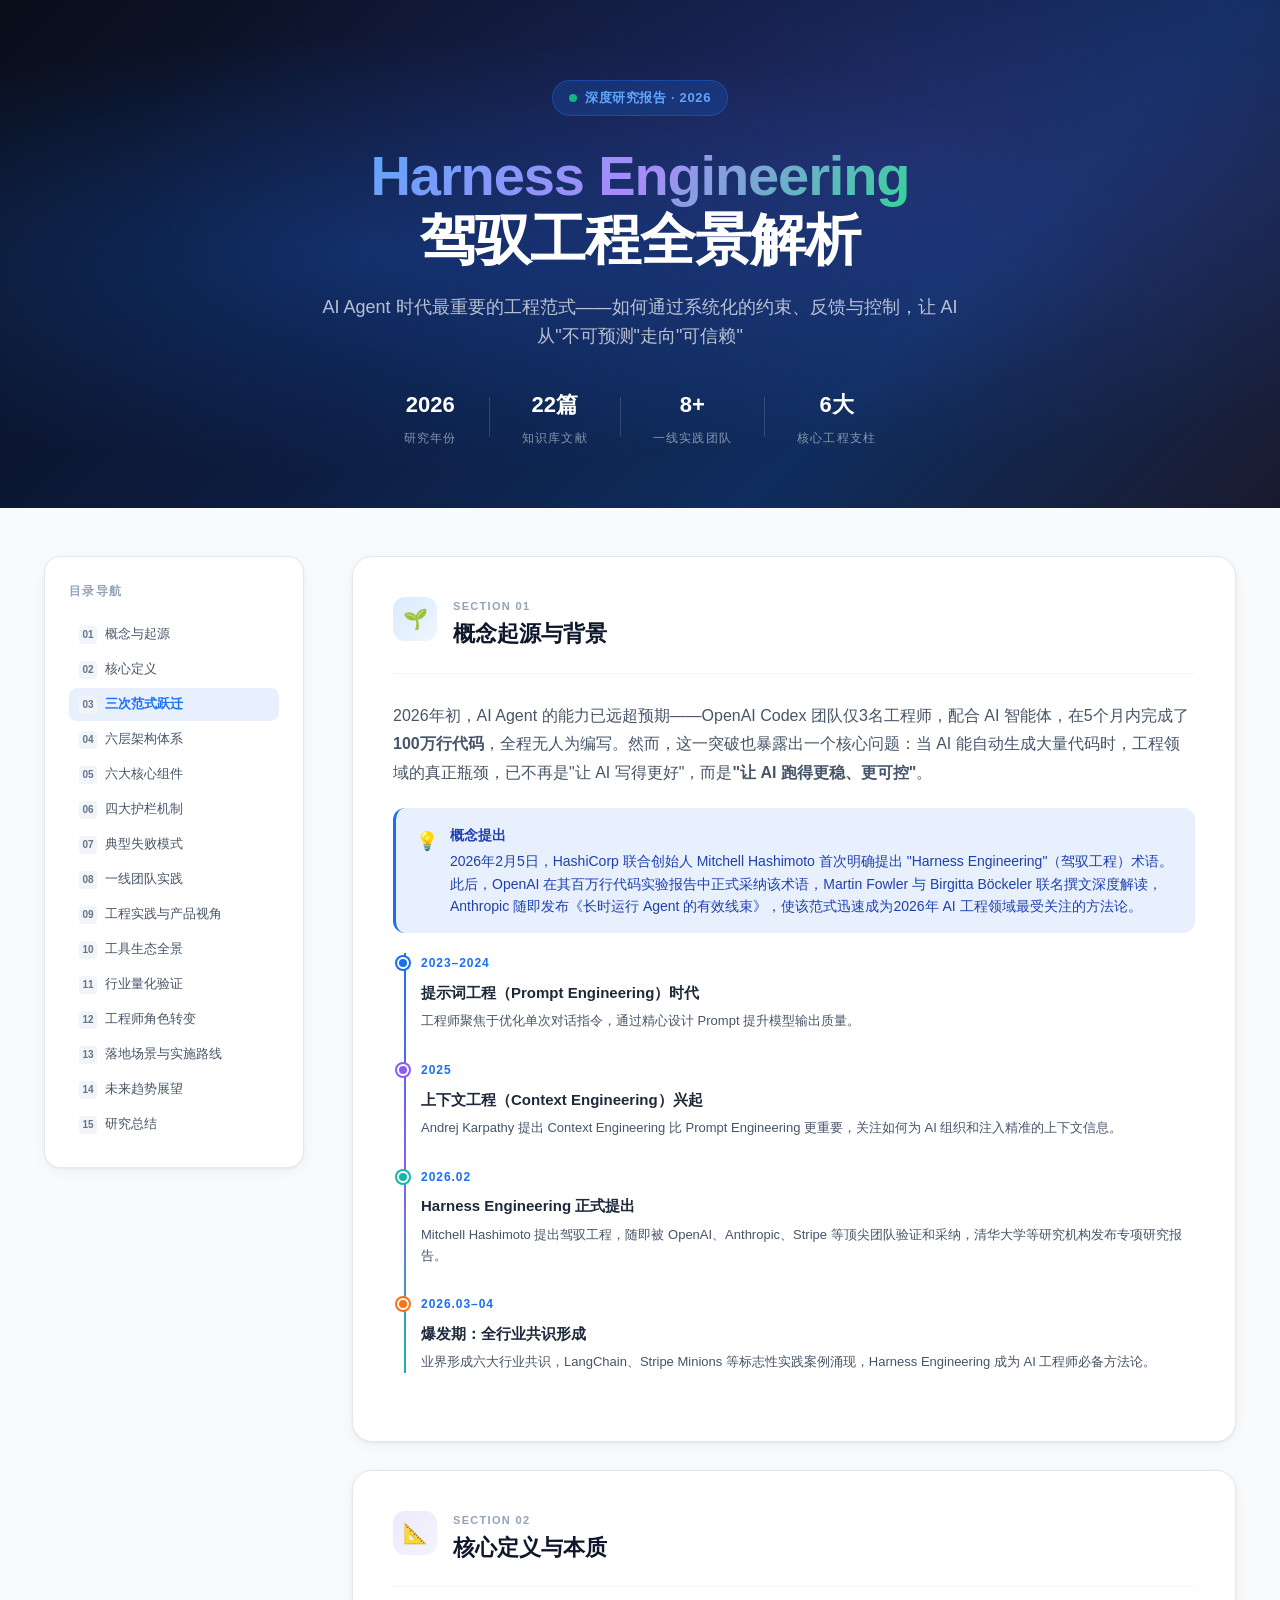
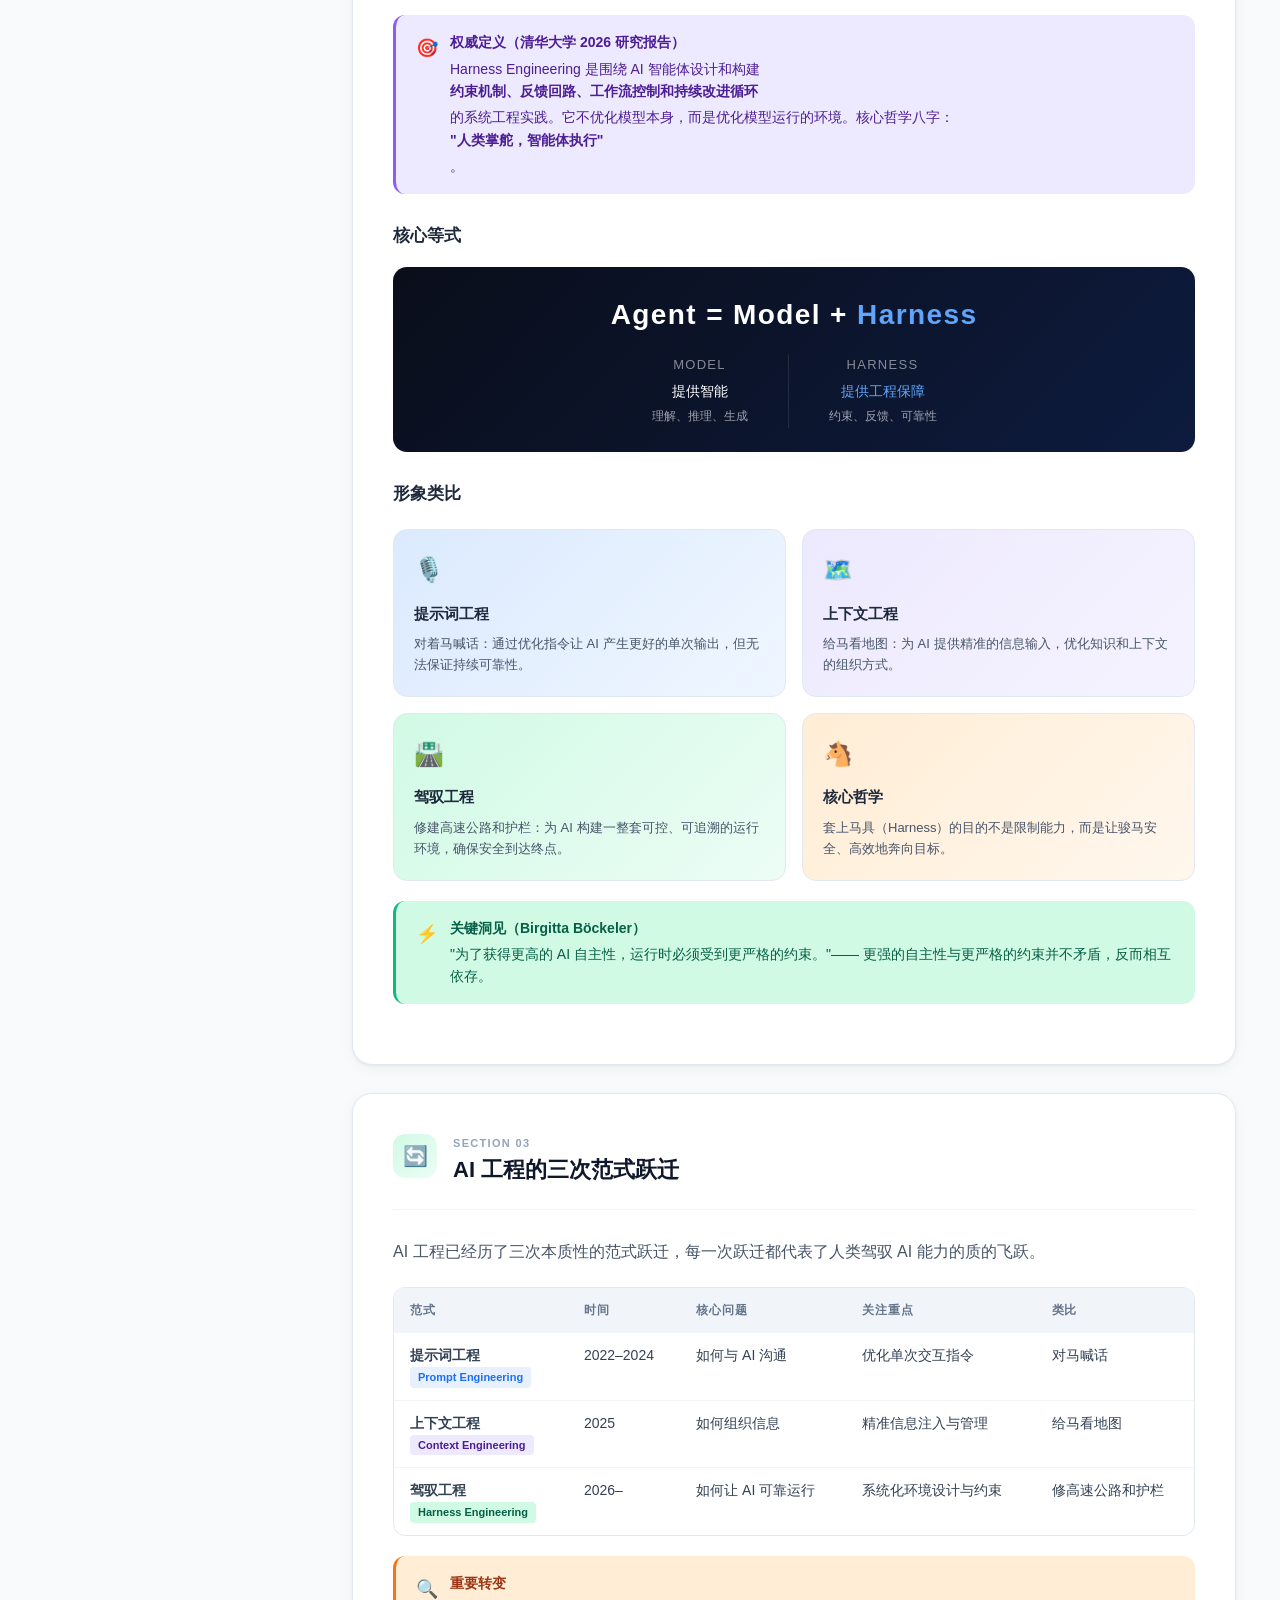
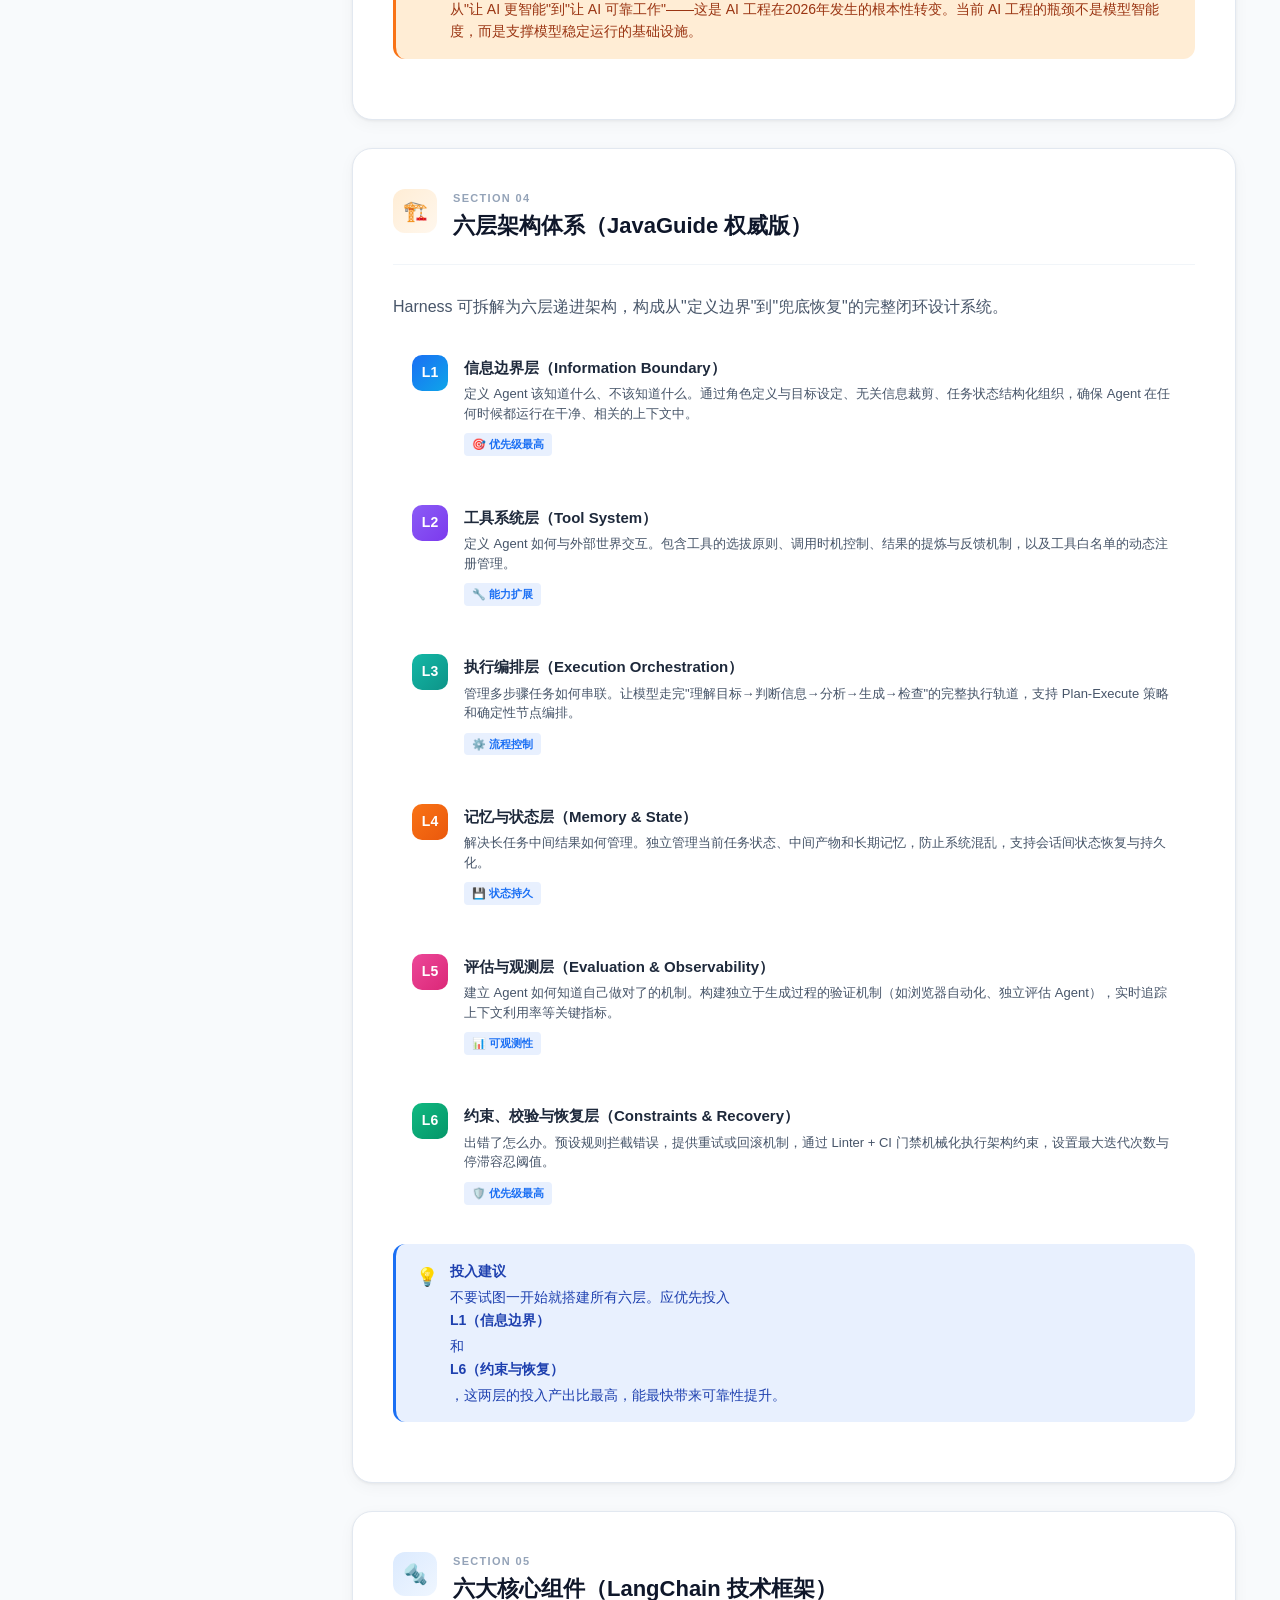
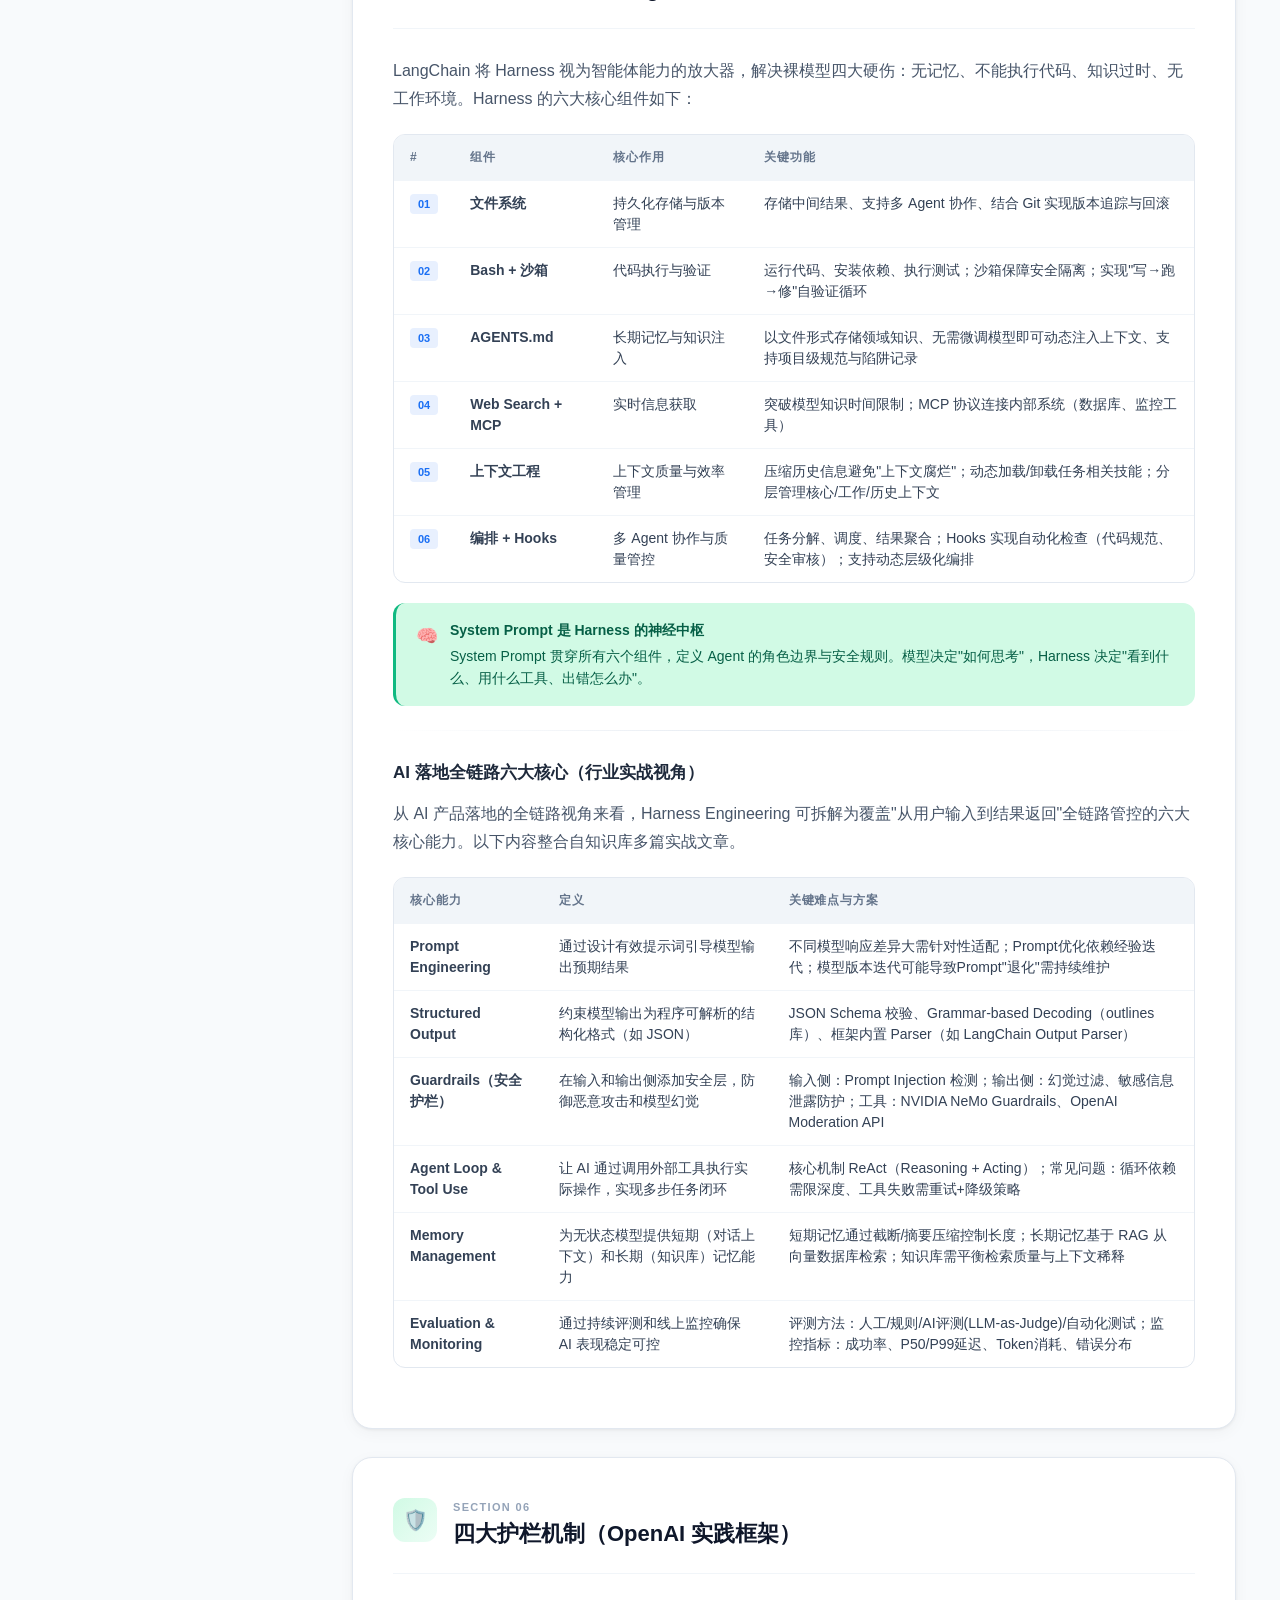
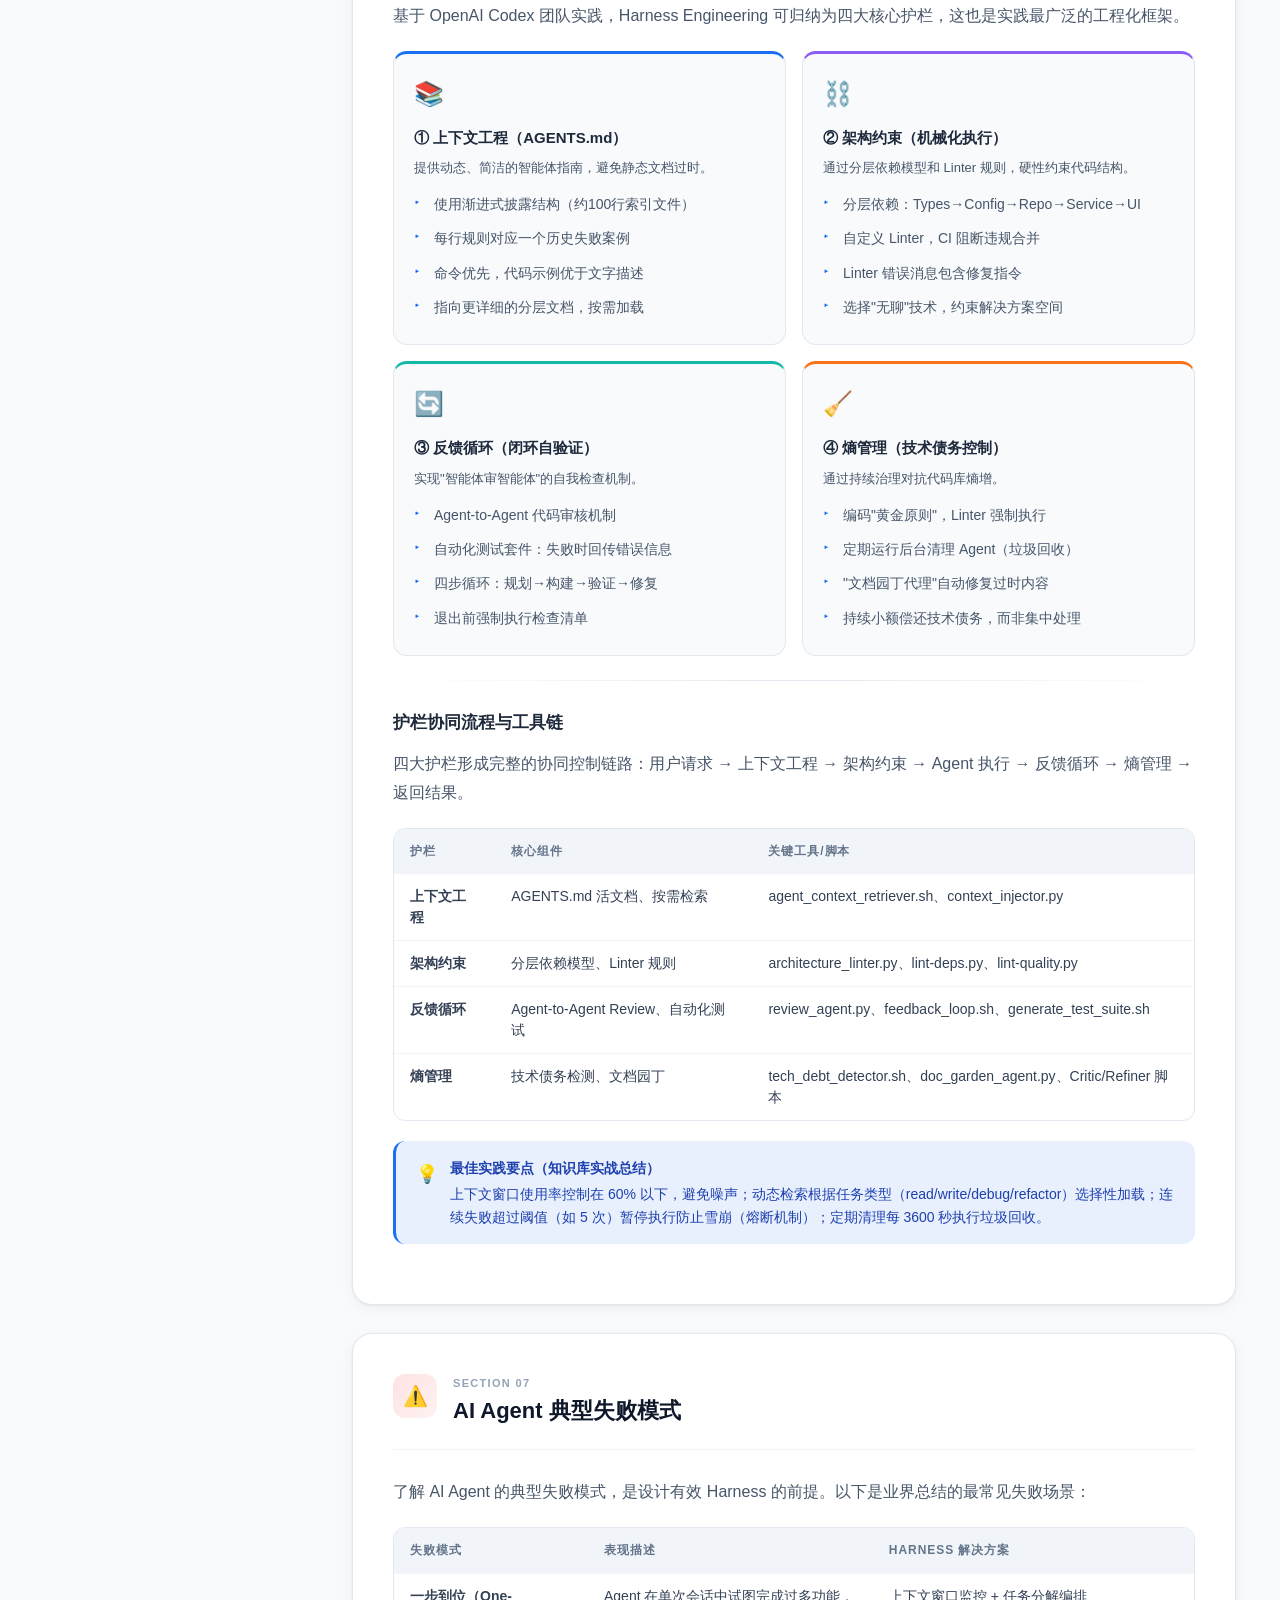
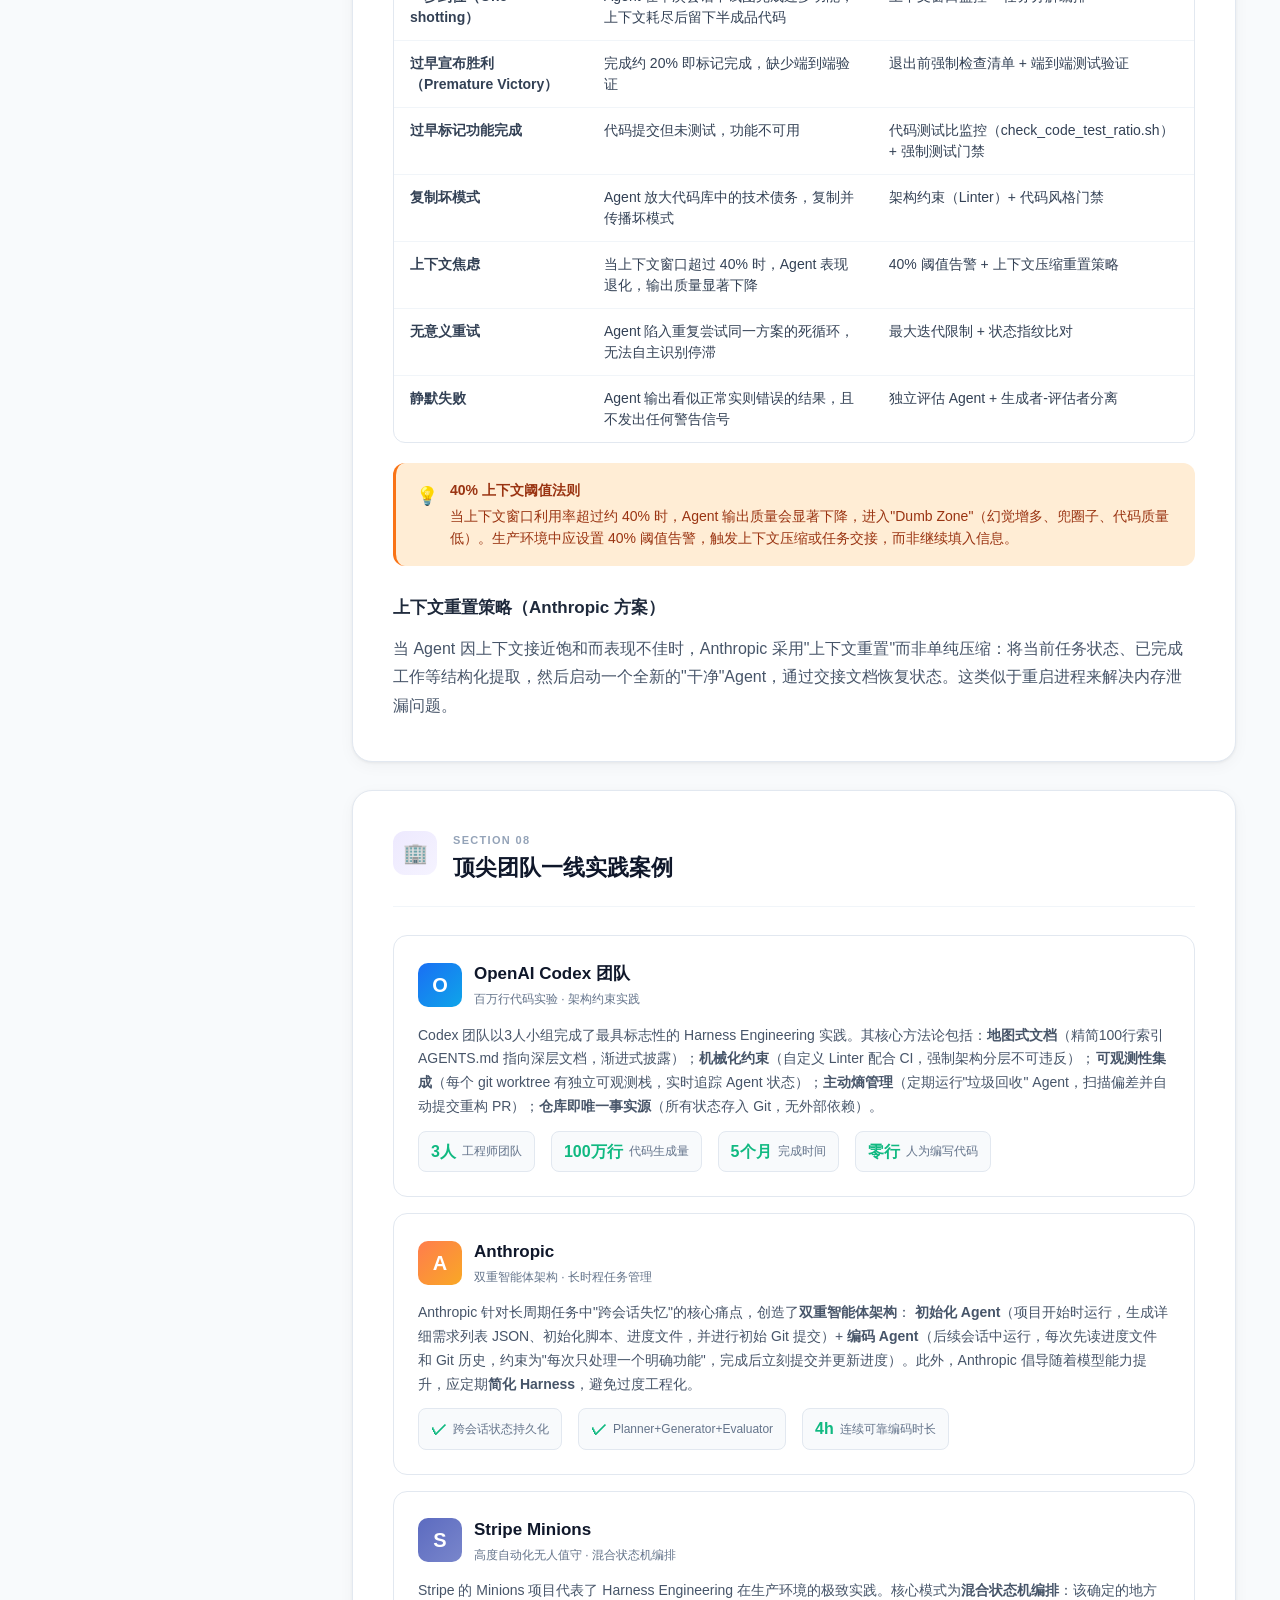
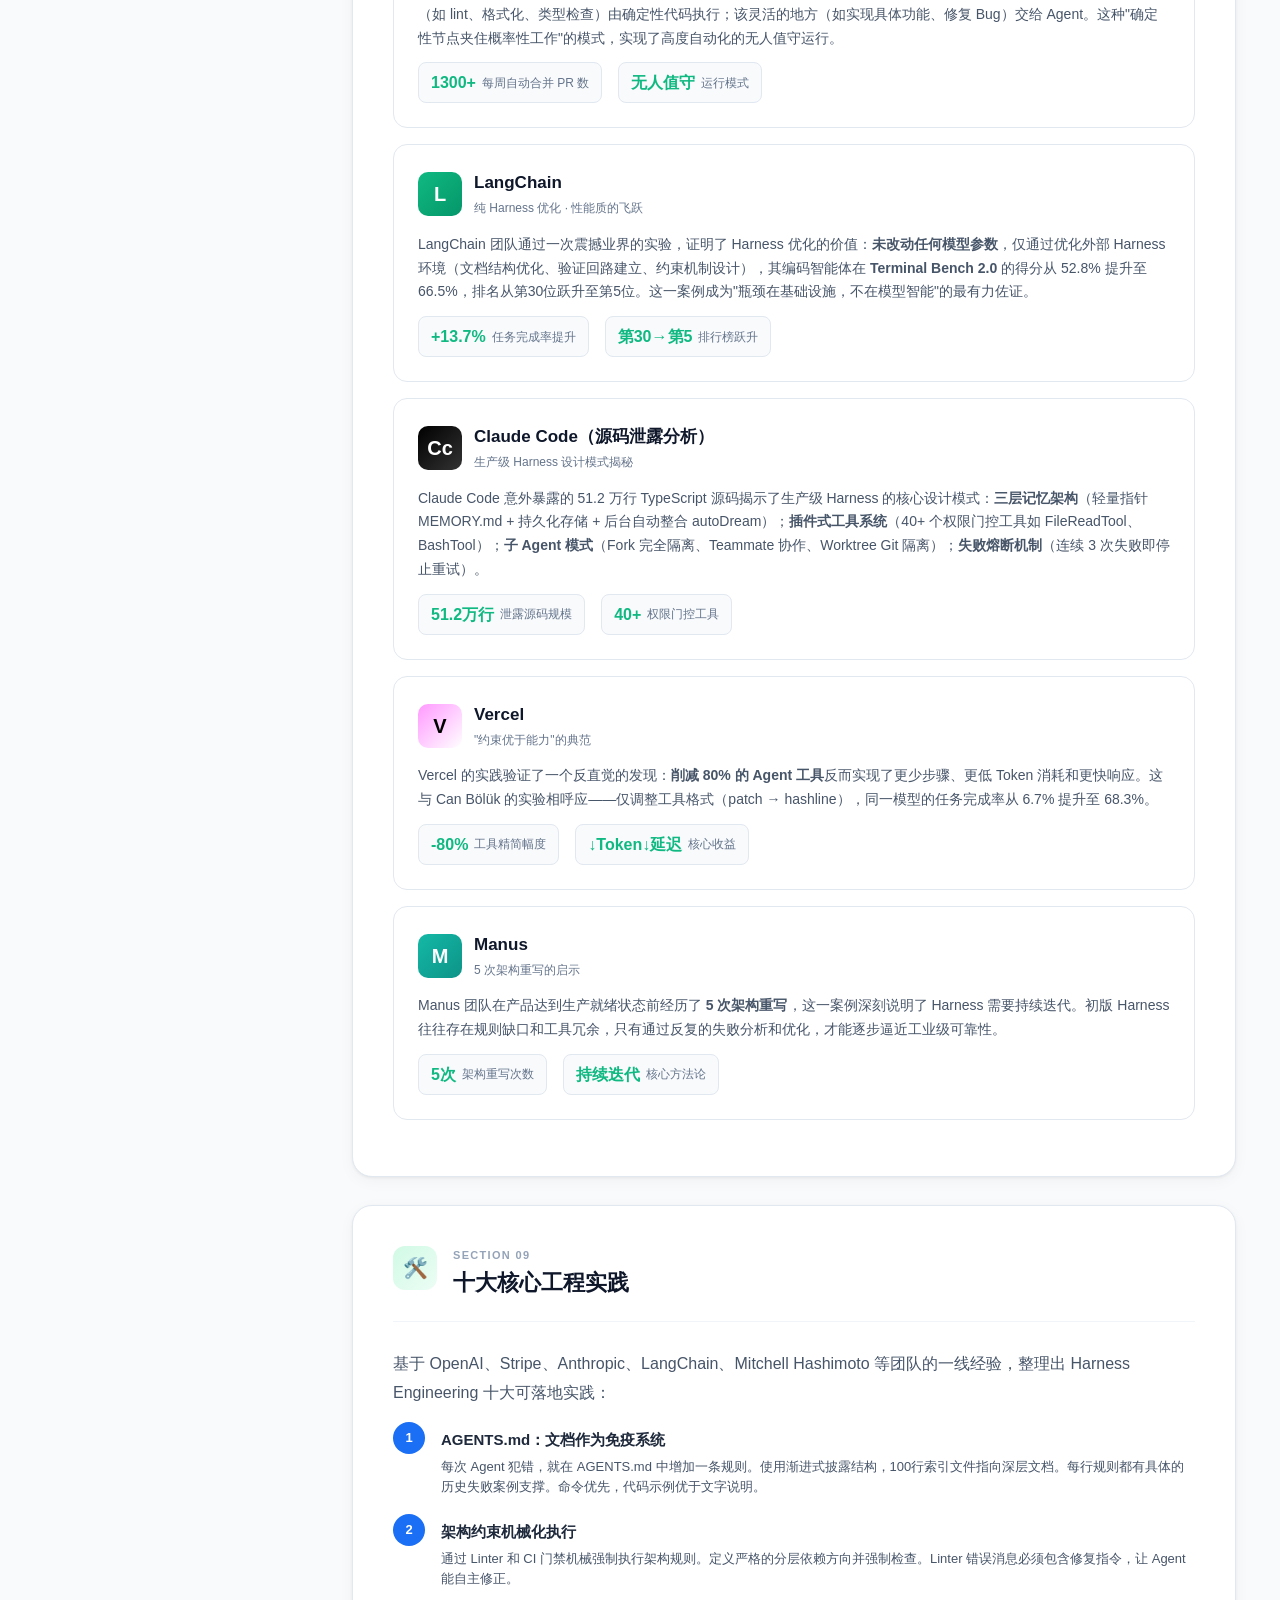
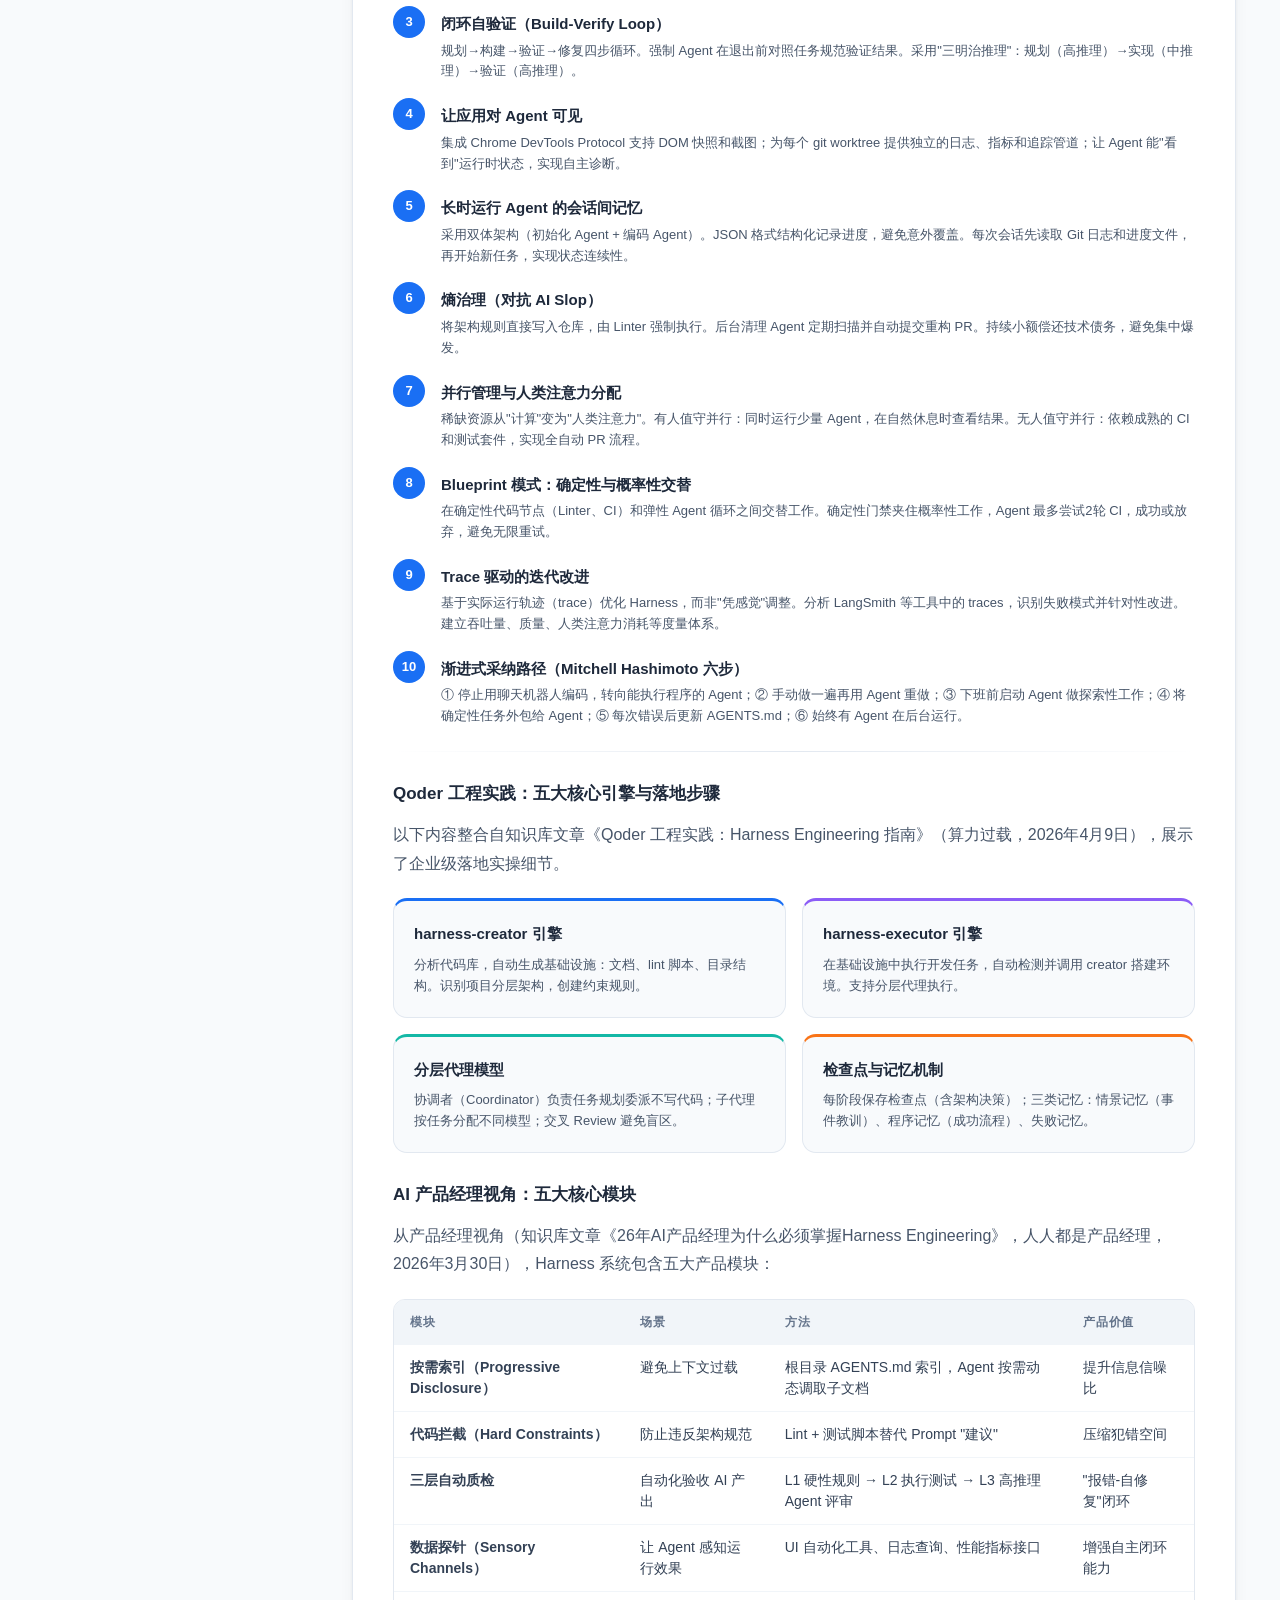
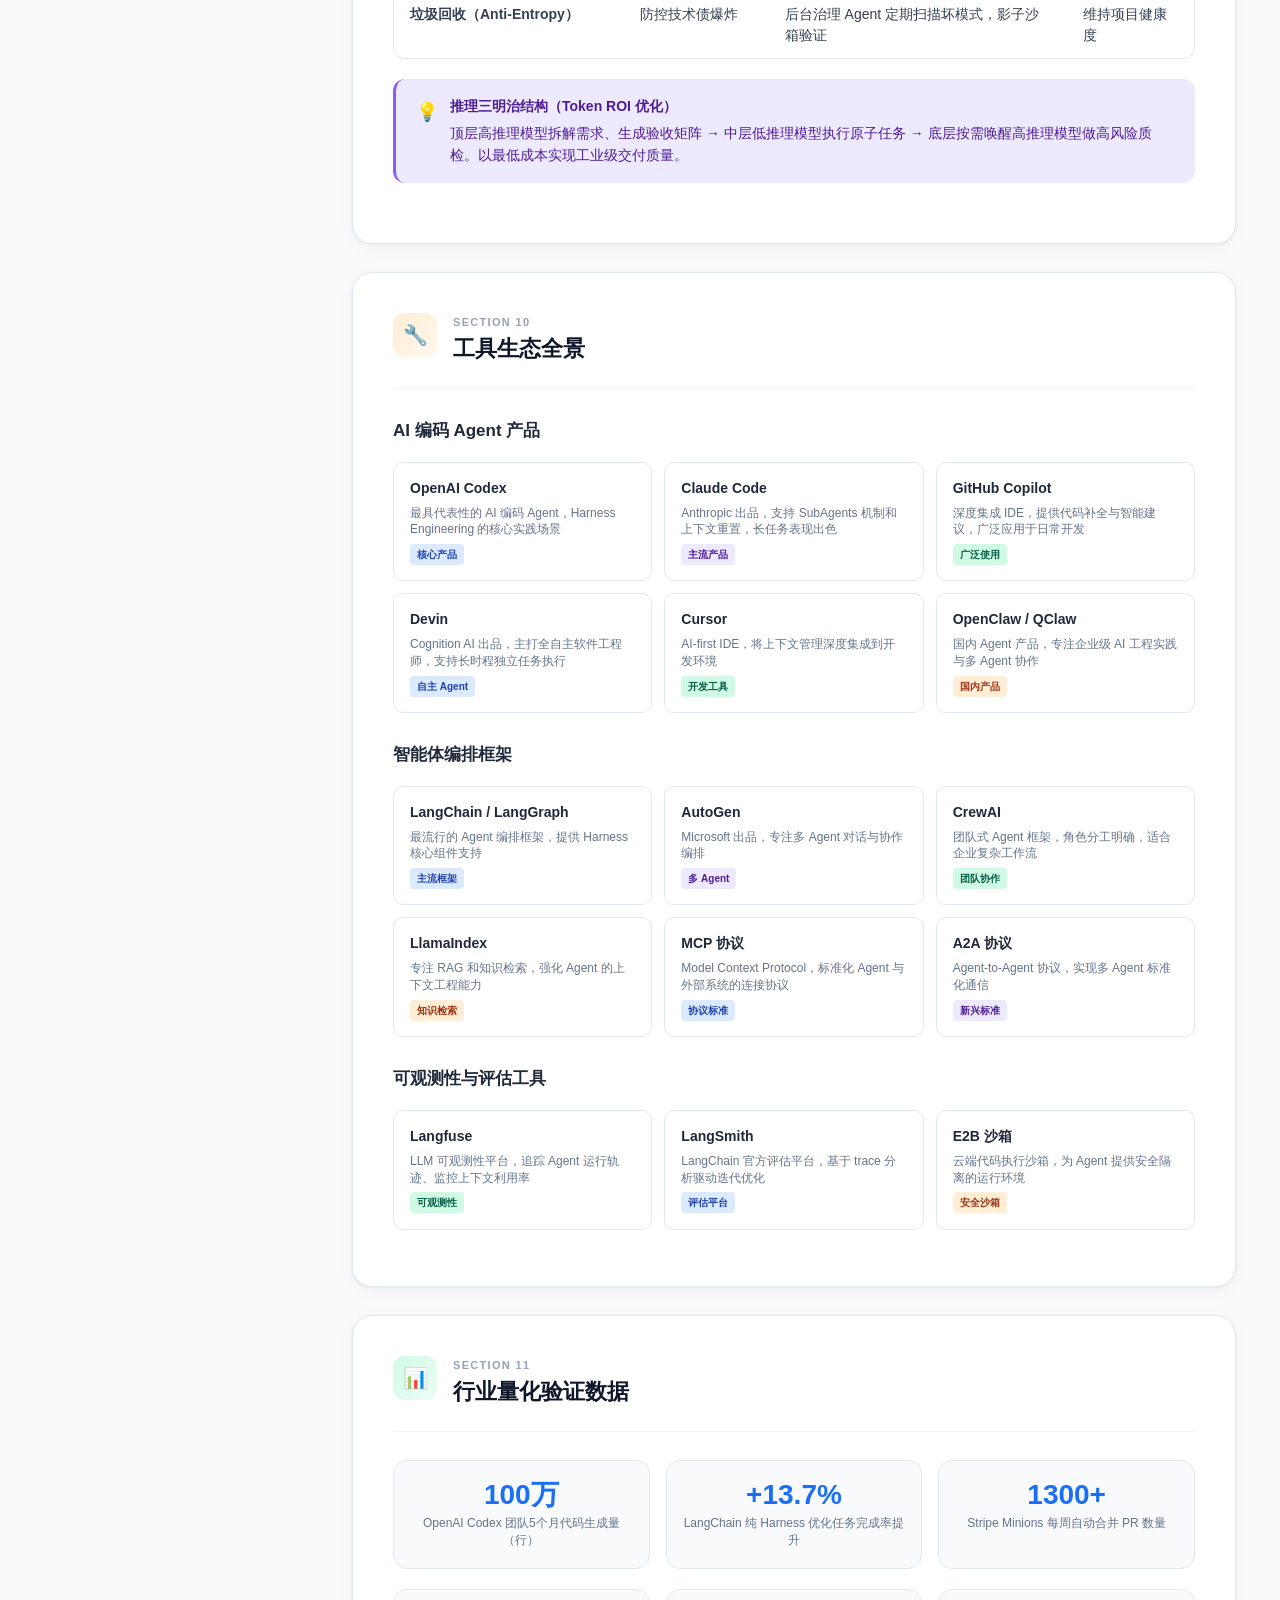
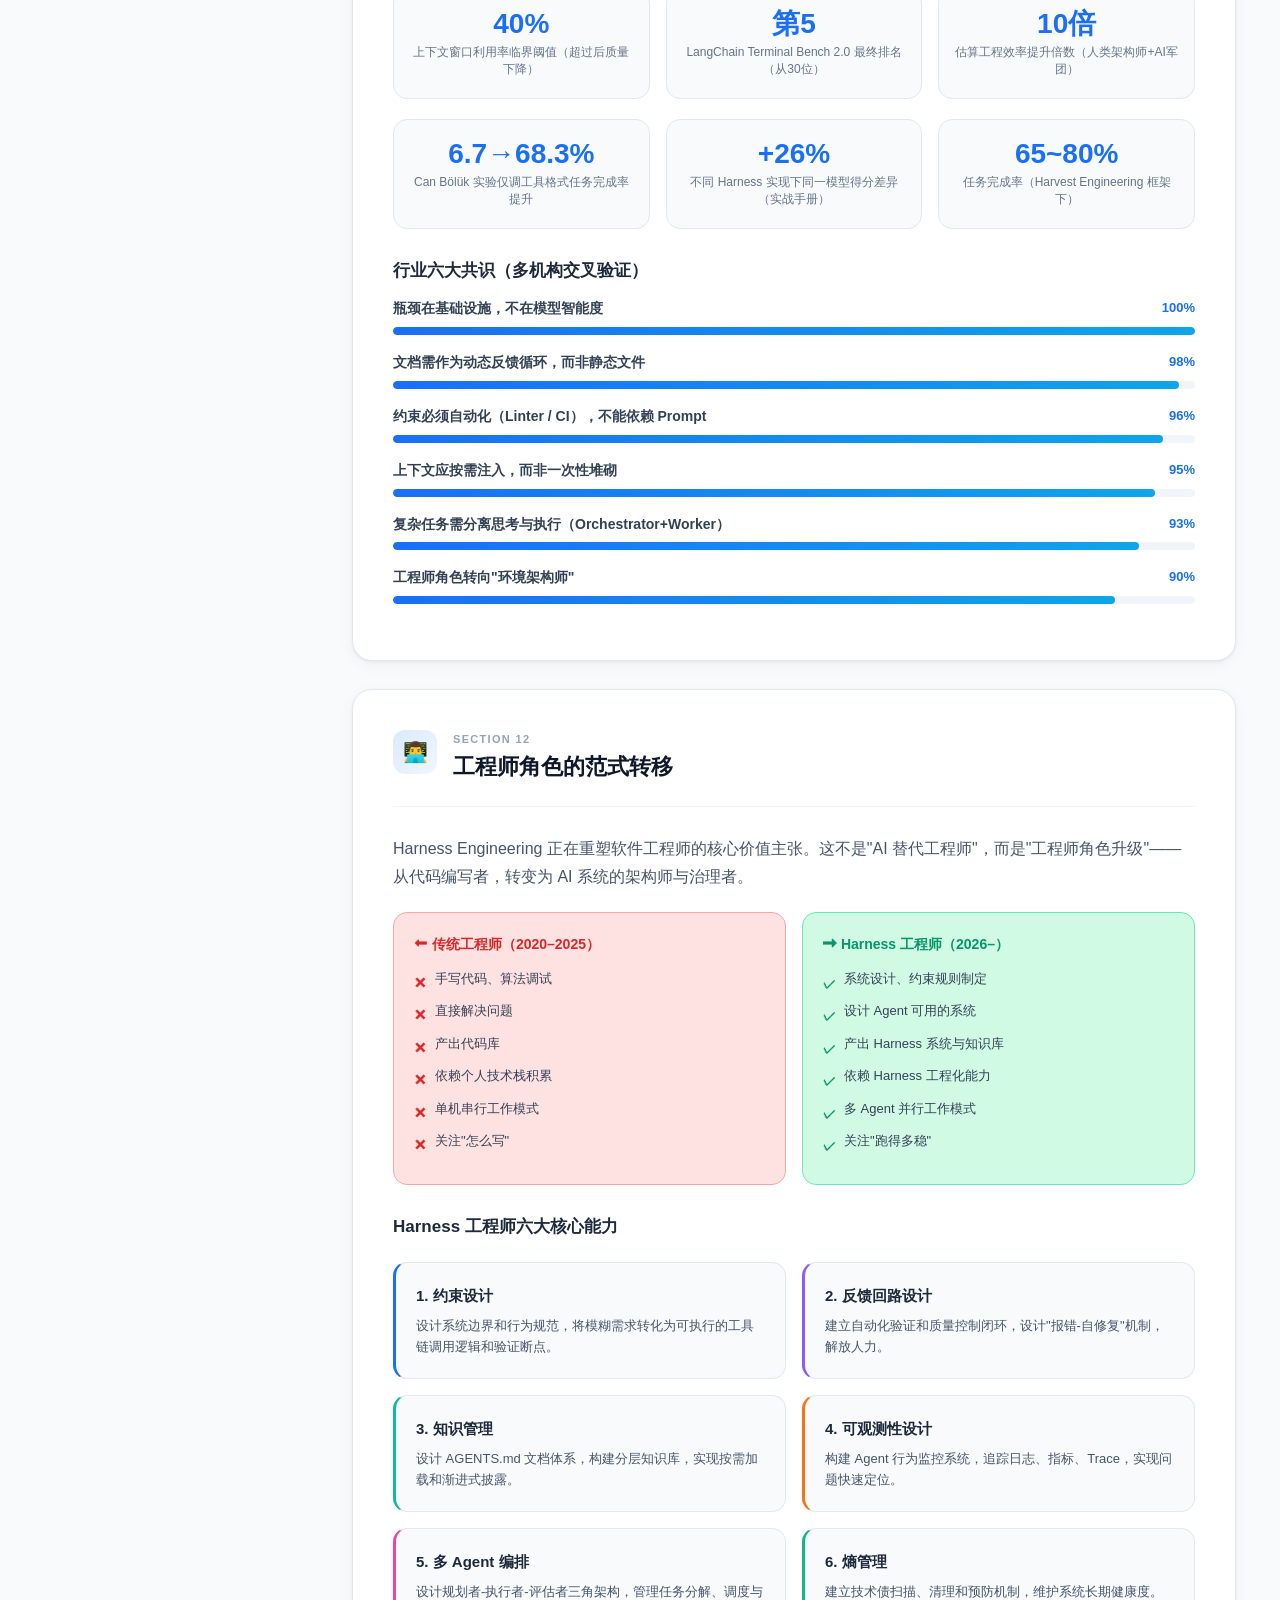
<file: harness-engineering-report.html>
<!DOCTYPE html>
<html lang="zh-CN">
<head>
  <meta charset="UTF-8">
  <meta name="viewport" content="width=device-width, initial-scale=1.0">
  <title>Harness Engineering 深度研究报告 · 2026</title>
  <style>
    /* ======================== 设计系统 ======================== */
    :root {
      --color-primary: #1a6ff4;
      --color-primary-light: #e8f0fe;
      --color-accent: #0ea5e9;
      --color-dark: #0f172a;
      --color-white: #ffffff;
      --color-gray-50: #f8fafc;
      --color-gray-100: #f1f5f9;
      --color-gray-200: #e2e8f0;
      --color-gray-300: #cbd5e1;
      --color-gray-400: #94a3b8;
      --color-gray-500: #64748b;
      --color-gray-600: #475569;
      --color-gray-700: #334155;
      --color-gray-800: #1e293b;
      --color-gray-900: #0f172a;
      --color-success: #10b981;
      --color-success-light: #d1fae5;
      --color-warning: #f59e0b;
      --color-warning-light: #fef3c7;
      --color-error: #ef4444;
      --color-error-light: #fee2e2;
      --color-purple: #8b5cf6;
      --color-purple-light: #ede9fe;
      --color-teal: #14b8a6;
      --color-orange: #f97316;
      --color-orange-light: #ffedd5;
      --font-family-base: -apple-system, BlinkMacSystemFont, 'Segoe UI', 'PingFang SC', 'Microsoft YaHei', Arial, sans-serif;
    }

    * { box-sizing: border-box; margin: 0; padding: 0; }
    html { scroll-behavior: smooth; }
    body {
      font-family: var(--font-family-base);
      background: var(--color-gray-50);
      color: var(--color-gray-800);
      line-height: 1.7;
      font-size: 16px;
    }

    /* ======================== 滚动条 ======================== */
    ::-webkit-scrollbar { width: 6px; }
    ::-webkit-scrollbar-track { background: var(--color-gray-100); }
    ::-webkit-scrollbar-thumb { background: var(--color-gray-300); border-radius: 3px; }

    /* ======================== Hero 区域 ======================== */
    .hero {
      background: linear-gradient(135deg, #0a0e1a 0%, #0d1b3e 40%, #0f2d5e 70%, #1a1a2e 100%);
      color: white;
      padding: 80px 40px 60px;
      text-align: center;
      position: relative;
      overflow: hidden;
    }
    .hero::before {
      content: '';
      position: absolute;
      inset: 0;
      background: radial-gradient(ellipse at 30% 50%, rgba(26,111,244,0.25) 0%, transparent 60%),
                  radial-gradient(ellipse at 70% 30%, rgba(139,92,246,0.15) 0%, transparent 60%);
    }
    .hero-badge {
      display: inline-flex;
      align-items: center;
      gap: 8px;
      background: rgba(26,111,244,0.2);
      border: 1px solid rgba(26,111,244,0.4);
      border-radius: 100px;
      padding: 6px 16px;
      font-size: 13px;
      font-weight: 600;
      letter-spacing: 0.05em;
      text-transform: uppercase;
      color: #60a5fa;
      margin-bottom: 28px;
      position: relative;
    }
    .hero-badge::before {
      content: '';
      width: 8px; height: 8px;
      background: #10b981;
      border-radius: 50%;
      animation: pulse 2s infinite;
    }
    @keyframes pulse {
      0%, 100% { opacity: 1; transform: scale(1); }
      50% { opacity: 0.5; transform: scale(1.2); }
    }
    .hero-title {
      font-size: clamp(32px, 5vw, 56px);
      font-weight: 800;
      line-height: 1.15;
      letter-spacing: -0.02em;
      margin-bottom: 20px;
      position: relative;
    }
    .hero-title .gradient-text {
      background: linear-gradient(135deg, #60a5fa, #a78bfa, #34d399);
      -webkit-background-clip: text;
      -webkit-text-fill-color: transparent;
      background-clip: text;
    }
    .hero-subtitle {
      font-size: 18px;
      color: rgba(255,255,255,0.7);
      max-width: 680px;
      margin: 0 auto 36px;
      line-height: 1.6;
      position: relative;
    }
    .hero-meta {
      display: flex;
      justify-content: center;
      gap: 32px;
      flex-wrap: wrap;
      position: relative;
    }
    .hero-meta-item {
      display: flex;
      flex-direction: column;
      align-items: center;
      gap: 4px;
    }
    .hero-meta-item .value {
      font-size: 22px;
      font-weight: 700;
      color: white;
    }
    .hero-meta-item .label {
      font-size: 12px;
      color: rgba(255,255,255,0.5);
      text-transform: uppercase;
      letter-spacing: 0.1em;
    }
    .hero-meta-divider {
      width: 1px;
      height: 40px;
      background: rgba(255,255,255,0.15);
      align-self: center;
    }

    /* ======================== 布局 ======================== */
    .container { max-width: 960px; margin: 0 auto; padding: 0 24px; }
    .layout { display: grid; grid-template-columns: 260px 1fr; gap: 48px; align-items: start; padding: 48px 24px; max-width: 1240px; margin: 0 auto; }

    /* ======================== 目录 ======================== */
    .toc-sidebar {
      position: sticky;
      top: 24px;
    }
    .toc-card {
      background: white;
      border-radius: 16px;
      padding: 24px;
      box-shadow: 0 1px 3px rgba(0,0,0,0.06), 0 4px 16px rgba(0,0,0,0.04);
      border: 1px solid var(--color-gray-200);
    }
    .toc-title {
      font-size: 12px;
      font-weight: 700;
      text-transform: uppercase;
      letter-spacing: 0.12em;
      color: var(--color-gray-400);
      margin-bottom: 16px;
    }
    .toc-list { list-style: none; }
    .toc-list li { margin: 2px 0; }
    .toc-list a {
      display: block;
      padding: 7px 10px;
      border-radius: 8px;
      font-size: 13px;
      color: var(--color-gray-600);
      text-decoration: none;
      transition: all 0.2s;
      line-height: 1.4;
    }
    .toc-list a:hover {
      background: var(--color-primary-light);
      color: var(--color-primary);
      padding-left: 14px;
    }
    .toc-list a.active {
      background: var(--color-primary-light);
      color: var(--color-primary);
      font-weight: 600;
    }
    .toc-num {
      display: inline-block;
      width: 18px;
      height: 18px;
      background: var(--color-gray-100);
      border-radius: 4px;
      text-align: center;
      line-height: 18px;
      font-size: 10px;
      font-weight: 700;
      margin-right: 8px;
      color: var(--color-gray-500);
    }

    /* ======================== 主内容 ======================== */
    .main-content { min-width: 0; }

    /* ======================== 章节 ======================== */
    .section {
      background: white;
      border-radius: 20px;
      padding: 40px;
      margin-bottom: 28px;
      box-shadow: 0 1px 3px rgba(0,0,0,0.06), 0 4px 16px rgba(0,0,0,0.04);
      border: 1px solid var(--color-gray-200);
    }
    .section-header {
      display: flex;
      align-items: flex-start;
      gap: 16px;
      margin-bottom: 28px;
      padding-bottom: 24px;
      border-bottom: 1px solid var(--color-gray-100);
    }
    .section-icon {
      width: 44px; height: 44px;
      border-radius: 12px;
      display: flex;
      align-items: center;
      justify-content: center;
      font-size: 20px;
      flex-shrink: 0;
    }
    .section-num {
      font-size: 11px;
      font-weight: 700;
      text-transform: uppercase;
      letter-spacing: 0.12em;
      color: var(--color-gray-400);
      margin-bottom: 4px;
    }
    .section-title {
      font-size: 22px;
      font-weight: 700;
      color: var(--color-gray-900);
      line-height: 1.3;
    }

    h3 {
      font-size: 17px;
      font-weight: 700;
      color: var(--color-gray-800);
      margin: 28px 0 12px;
    }
    h3:first-child { margin-top: 0; }
    p {
      color: var(--color-gray-600);
      line-height: 1.8;
      margin-bottom: 14px;
    }
    p:last-child { margin-bottom: 0; }

    /* ======================== 数据卡片 ======================== */
    .stat-grid {
      display: grid;
      grid-template-columns: repeat(3, 1fr);
      gap: 16px;
      margin: 20px 0;
    }
    .stat-card {
      background: var(--color-gray-50);
      border: 1px solid var(--color-gray-200);
      border-radius: 14px;
      padding: 20px 16px;
      text-align: center;
    }
    .stat-value {
      font-size: 28px;
      font-weight: 800;
      color: var(--color-primary);
      line-height: 1;
      margin-bottom: 6px;
    }
    .stat-label {
      font-size: 12px;
      color: var(--color-gray-500);
      line-height: 1.4;
    }

    /* ======================== 卡片网格 ======================== */
    .card-grid {
      display: grid;
      grid-template-columns: repeat(2, 1fr);
      gap: 16px;
      margin: 20px 0;
    }
    .card {
      background: var(--color-gray-50);
      border: 1px solid var(--color-gray-200);
      border-radius: 14px;
      padding: 20px;
      transition: all 0.2s;
    }
    .card:hover {
      box-shadow: 0 4px 20px rgba(0,0,0,0.08);
      transform: translateY(-2px);
      border-color: var(--color-gray-300);
    }
    .card-icon { font-size: 24px; margin-bottom: 10px; }
    .card-title { font-size: 15px; font-weight: 700; color: var(--color-gray-800); margin-bottom: 8px; }
    .card-body { font-size: 13px; color: var(--color-gray-600); line-height: 1.6; }

    /* ======================== 层级框架 ======================== */
    .layer-item {
      display: flex;
      gap: 16px;
      padding: 18px;
      border-radius: 12px;
      margin-bottom: 10px;
      border: 1px solid transparent;
      transition: all 0.2s;
    }
    .layer-item:hover {
      background: var(--color-gray-50);
      border-color: var(--color-gray-200);
    }
    .layer-num {
      width: 36px; height: 36px;
      border-radius: 10px;
      display: flex;
      align-items: center;
      justify-content: center;
      font-size: 14px;
      font-weight: 800;
      flex-shrink: 0;
      color: white;
    }
    .layer-content { flex: 1; }
    .layer-name { font-size: 15px; font-weight: 700; color: var(--color-gray-800); margin-bottom: 4px; }
    .layer-desc { font-size: 13px; color: var(--color-gray-600); margin-bottom: 6px; line-height: 1.5; }
    .layer-tag {
      display: inline-block;
      padding: 2px 8px;
      border-radius: 4px;
      font-size: 11px;
      font-weight: 600;
      background: var(--color-primary-light);
      color: var(--color-primary);
    }

    /* ======================== 引用 / 要点框 ======================== */
    .callout {
      border-radius: 12px;
      padding: 16px 20px;
      margin: 20px 0;
      display: flex;
      gap: 12px;
    }
    .callout-icon { font-size: 18px; flex-shrink: 0; margin-top: 2px; }
    .callout-body { flex: 1; font-size: 14px; line-height: 1.6; }
    .callout-body strong { display: block; margin-bottom: 4px; font-size: 14px; }
    .callout.blue { background: var(--color-primary-light); border-left: 3px solid var(--color-primary); }
    .callout.blue .callout-body { color: #1e40af; }
    .callout.green { background: var(--color-success-light); border-left: 3px solid var(--color-success); }
    .callout.green .callout-body { color: #065f46; }
    .callout.orange { background: var(--color-orange-light); border-left: 3px solid var(--color-orange); }
    .callout.orange .callout-body { color: #9a3412; }
    .callout.purple { background: var(--color-purple-light); border-left: 3px solid var(--color-purple); }
    .callout.purple .callout-body { color: #4c1d95; }

    /* ======================== 时间线 ======================== */
    .timeline { position: relative; padding-left: 28px; }
    .timeline::before {
      content: '';
      position: absolute;
      left: 11px; top: 0; bottom: 0;
      width: 2px;
      background: linear-gradient(to bottom, var(--color-primary), var(--color-purple), var(--color-teal));
    }
    .timeline-item { position: relative; margin-bottom: 28px; }
    .timeline-dot {
      position: absolute;
      left: -24px;
      top: 4px;
      width: 12px; height: 12px;
      border-radius: 50%;
      background: var(--color-primary);
      border: 2px solid white;
      box-shadow: 0 0 0 2px var(--color-primary);
    }
    .timeline-year {
      font-size: 12px;
      font-weight: 700;
      color: var(--color-primary);
      text-transform: uppercase;
      letter-spacing: 0.08em;
      margin-bottom: 6px;
    }
    .timeline-title { font-size: 15px; font-weight: 700; color: var(--color-gray-800); margin-bottom: 6px; }
    .timeline-body { font-size: 13px; color: var(--color-gray-600); line-height: 1.6; }

    /* ======================== 表格 ======================== */
    .table-wrap { overflow-x: auto; margin: 20px 0; border-radius: 12px; border: 1px solid var(--color-gray-200); }
    table { width: 100%; border-collapse: collapse; font-size: 14px; }
    thead th {
      background: var(--color-gray-100);
      padding: 12px 16px;
      text-align: left;
      font-size: 12px;
      font-weight: 700;
      color: var(--color-gray-500);
      text-transform: uppercase;
      letter-spacing: 0.08em;
      white-space: nowrap;
    }
    tbody td {
      padding: 12px 16px;
      border-top: 1px solid var(--color-gray-100);
      color: var(--color-gray-700);
      vertical-align: top;
      line-height: 1.5;
    }
    tbody tr:hover { background: var(--color-gray-50); }
    .tag {
      display: inline-block;
      padding: 2px 8px;
      border-radius: 4px;
      font-size: 11px;
      font-weight: 700;
      background: var(--color-primary-light);
      color: var(--color-primary);
    }
    .tag.green { background: var(--color-success-light); color: #065f46; }
    .tag.orange { background: var(--color-orange-light); color: #9a3412; }
    .tag.purple { background: var(--color-purple-light); color: #4c1d95; }

    /* ======================== 步骤列表 ======================== */
    .steps { counter-reset: step; }
    .step-item {
      display: flex;
      gap: 16px;
      margin-bottom: 16px;
    }
    .step-num {
      width: 32px; height: 32px;
      border-radius: 50%;
      background: var(--color-primary);
      color: white;
      display: flex;
      align-items: center;
      justify-content: center;
      font-size: 13px;
      font-weight: 800;
      flex-shrink: 0;
    }
    .step-content { flex: 1; padding-top: 5px; }
    .step-title { font-size: 15px; font-weight: 700; color: var(--color-gray-800); margin-bottom: 4px; }
    .step-body { font-size: 13px; color: var(--color-gray-600); line-height: 1.6; }

    /* ======================== 进度条 ======================== */
    .progress-item { margin-bottom: 16px; }
    .progress-header { display: flex; justify-content: space-between; margin-bottom: 6px; }
    .progress-name { font-size: 14px; font-weight: 600; color: var(--color-gray-700); }
    .progress-pct { font-size: 13px; color: var(--color-primary); font-weight: 700; }
    .progress-bar { height: 8px; background: var(--color-gray-100); border-radius: 4px; overflow: hidden; }
    .progress-fill {
      height: 100%;
      border-radius: 4px;
      background: linear-gradient(90deg, var(--color-primary), var(--color-accent));
      transition: width 1s ease;
    }

    /* ======================== 工具卡片 ======================== */
    .tool-grid {
      display: grid;
      grid-template-columns: repeat(3, 1fr);
      gap: 12px;
      margin: 16px 0;
    }
    .tool-card {
      padding: 14px 16px;
      border: 1px solid var(--color-gray-200);
      border-radius: 10px;
      background: white;
      transition: all 0.2s;
    }
    .tool-card:hover {
      border-color: var(--color-primary);
      box-shadow: 0 2px 10px rgba(26,111,244,0.1);
    }
    .tool-name { font-size: 14px; font-weight: 700; color: var(--color-gray-800); margin-bottom: 4px; }
    .tool-desc { font-size: 12px; color: var(--color-gray-500); line-height: 1.4; }
    .tool-badge {
      display: inline-block;
      padding: 2px 7px;
      border-radius: 4px;
      font-size: 10px;
      font-weight: 700;
      margin-top: 6px;
    }

    /* ======================== 企业案例卡片 ======================== */
    .case-card {
      border-radius: 14px;
      padding: 24px;
      margin-bottom: 16px;
      border: 1px solid var(--color-gray-200);
      background: white;
    }
    .case-header { display: flex; align-items: center; gap: 12px; margin-bottom: 14px; }
    .case-logo {
      width: 44px; height: 44px;
      border-radius: 10px;
      display: flex;
      align-items: center;
      justify-content: center;
      font-size: 20px;
      font-weight: 800;
      color: white;
    }
    .case-company { font-size: 17px; font-weight: 700; color: var(--color-gray-900); }
    .case-tagline { font-size: 12px; color: var(--color-gray-500); }
    .case-body { font-size: 14px; color: var(--color-gray-600); line-height: 1.7; margin-bottom: 12px; }
    .case-result {
      display: flex;
      gap: 16px;
      flex-wrap: wrap;
    }
    .case-metric {
      display: flex;
      align-items: center;
      gap: 6px;
      background: var(--color-gray-50);
      border: 1px solid var(--color-gray-200);
      border-radius: 8px;
      padding: 6px 12px;
    }
    .metric-value { font-size: 16px; font-weight: 800; color: var(--color-success); }
    .metric-label { font-size: 12px; color: var(--color-gray-500); }

    /* ======================== 比较表格 ======================== */
    .compare-grid {
      display: grid;
      grid-template-columns: 1fr 1fr;
      gap: 16px;
      margin: 20px 0;
    }
    .compare-col {
      border-radius: 14px;
      padding: 20px;
      border: 1px solid;
    }
    .compare-col.old {
      background: var(--color-error-light);
      border-color: #fca5a5;
    }
    .compare-col.new {
      background: var(--color-success-light);
      border-color: #6ee7b7;
    }
    .compare-title {
      font-size: 14px;
      font-weight: 700;
      margin-bottom: 12px;
    }
    .compare-col.old .compare-title { color: #dc2626; }
    .compare-col.new .compare-title { color: #059669; }
    .compare-item {
      display: flex;
      align-items: flex-start;
      gap: 8px;
      font-size: 13px;
      color: var(--color-gray-700);
      line-height: 1.5;
      margin-bottom: 8px;
    }
    .compare-item::before {
      content: '';
      flex-shrink: 0;
      margin-top: 5px;
    }
    .compare-col.old .compare-item::before { content: '✕'; color: #dc2626; font-weight: 700; }
    .compare-col.new .compare-item::before { content: '✓'; color: #059669; font-weight: 700; }

    /* ======================== 总结框 ======================== */
    .summary-box {
      background: linear-gradient(135deg, #0a0e1a, #0d1b3e);
      border-radius: 20px;
      padding: 40px;
      color: white;
      margin: 28px 0;
    }
    .summary-title {
      font-size: 20px;
      font-weight: 700;
      margin-bottom: 16px;
    }
    .summary-body { font-size: 15px; color: rgba(255,255,255,0.8); line-height: 1.8; }
    .summary-points { margin-top: 20px; display: grid; gap: 10px; }
    .summary-point {
      display: flex;
      align-items: flex-start;
      gap: 10px;
      font-size: 14px;
      color: rgba(255,255,255,0.85);
      line-height: 1.6;
    }
    .summary-point::before {
      content: '→';
      color: #60a5fa;
      font-weight: 700;
      flex-shrink: 0;
    }

    /* ======================== 颜色变体 ======================== */
    .bg-blue { background: linear-gradient(135deg, #dbeafe, #eff6ff); }
    .bg-purple { background: linear-gradient(135deg, #ede9fe, #f5f3ff); }
    .bg-green { background: linear-gradient(135deg, #d1fae5, #ecfdf5); }
    .bg-orange { background: linear-gradient(135deg, #ffedd5, #fff7ed); }
    .text-primary { color: var(--color-primary); }
    .text-purple { color: var(--color-purple); }
    .text-teal { color: var(--color-teal); }

    /* ======================== 底部 ======================== */
    .footer {
      background: var(--color-gray-900);
      color: rgba(255,255,255,0.5);
      text-align: center;
      padding: 40px;
      font-size: 13px;
      line-height: 1.8;
    }
    .footer strong { color: rgba(255,255,255,0.8); }

    /* ======================== 响应式 ======================== */
    @media (max-width: 900px) {
      .layout { grid-template-columns: 1fr; }
      .toc-sidebar { display: none; }
      .stat-grid { grid-template-columns: repeat(2, 1fr); }
      .tool-grid { grid-template-columns: repeat(2, 1fr); }
      .compare-grid { grid-template-columns: 1fr; }
    }
    @media (max-width: 600px) {
      .hero { padding: 60px 20px 40px; }
      .section { padding: 24px 20px; }
      .card-grid { grid-template-columns: 1fr; }
      .stat-grid { grid-template-columns: 1fr; }
      .tool-grid { grid-template-columns: 1fr; }
      .hero-meta { gap: 20px; }
      .hero-meta-divider { display: none; }
    }

    /* ======================== 分隔线 ======================== */
    .divider {
      height: 1px;
      background: linear-gradient(90deg, transparent, var(--color-gray-200), transparent);
      margin: 24px 0;
    }

    ul.styled-list {
      list-style: none;
      padding: 0;
    }
    ul.styled-list li {
      padding: 6px 0 6px 20px;
      position: relative;
      font-size: 14px;
      color: var(--color-gray-600);
      line-height: 1.6;
    }
    ul.styled-list li::before {
      content: '▸';
      position: absolute;
      left: 0;
      color: var(--color-primary);
      font-size: 12px;
    }
  </style>
</head>
<body>

<!-- ==================== Hero ==================== -->
<section class="hero">
  <div class="hero-badge">深度研究报告 · 2026</div>
  <h1 class="hero-title">
    <span class="gradient-text">Harness Engineering</span><br>
    驾驭工程全景解析
  </h1>
  <p class="hero-subtitle">
    AI Agent 时代最重要的工程范式——如何通过系统化的约束、反馈与控制，让 AI 从"不可预测"走向"可信赖"
  </p>
  <div class="hero-meta">
    <div class="hero-meta-item">
      <span class="value">2026</span>
      <span class="label">研究年份</span>
    </div>
    <div class="hero-meta-divider"></div>
    <div class="hero-meta-item">
      <span class="value">22篇</span>
      <span class="label">知识库文献</span>
    </div>
    <div class="hero-meta-divider"></div>
    <div class="hero-meta-item">
      <span class="value">8+</span>
      <span class="label">一线实践团队</span>
    </div>
    <div class="hero-meta-divider"></div>
    <div class="hero-meta-item">
      <span class="value">6大</span>
      <span class="label">核心工程支柱</span>
    </div>
  </div>
</section>

<!-- ==================== 主布局 ==================== -->
<div class="layout">

  <!-- 目录 -->
  <aside class="toc-sidebar">
    <div class="toc-card">
      <div class="toc-title">目录导航</div>
      <ul class="toc-list">
        <li><a href="#s1"><span class="toc-num">01</span>概念与起源</a></li>
        <li><a href="#s2"><span class="toc-num">02</span>核心定义</a></li>
        <li><a href="#s3"><span class="toc-num">03</span>三次范式跃迁</a></li>
        <li><a href="#s4"><span class="toc-num">04</span>六层架构体系</a></li>
        <li><a href="#s5"><span class="toc-num">05</span>六大核心组件</a></li>
        <li><a href="#s6"><span class="toc-num">06</span>四大护栏机制</a></li>
        <li><a href="#s7"><span class="toc-num">07</span>典型失败模式</a></li>
        <li><a href="#s8"><span class="toc-num">08</span>一线团队实践</a></li>
        <li><a href="#s9"><span class="toc-num">09</span>工程实践与产品视角</a></li>
        <li><a href="#s10"><span class="toc-num">10</span>工具生态全景</a></li>
        <li><a href="#s11"><span class="toc-num">11</span>行业量化验证</a></li>
        <li><a href="#s12"><span class="toc-num">12</span>工程师角色转变</a></li>
        <li><a href="#s13"><span class="toc-num">13</span>落地场景与实施路线</a></li>
        <li><a href="#s14"><span class="toc-num">14</span>未来趋势展望</a></li>
        <li><a href="#s15"><span class="toc-num">15</span>研究总结</a></li>
      </ul>
    </div>
  </aside>

  <!-- 主内容 -->
  <main class="main-content">

    <!-- ===== S1: 概念与起源 ===== -->
    <section class="section" id="s1">
      <div class="section-header">
        <div class="section-icon" style="background:linear-gradient(135deg,#dbeafe,#eff6ff);">🌱</div>
        <div>
          <div class="section-num">Section 01</div>
          <h2 class="section-title">概念起源与背景</h2>
        </div>
      </div>

      <p>2026年初，AI Agent 的能力已远超预期——OpenAI Codex 团队仅3名工程师，配合 AI 智能体，在5个月内完成了<strong>100万行代码</strong>，全程无人为编写。然而，这一突破也暴露出一个核心问题：当 AI 能自动生成大量代码时，工程领域的真正瓶颈，已不再是"让 AI 写得更好"，而是<strong>"让 AI 跑得更稳、更可控"</strong>。</p>

      <div class="callout blue">
        <div class="callout-icon">💡</div>
        <div class="callout-body">
          <strong>概念提出</strong>
          2026年2月5日，HashiCorp 联合创始人 Mitchell Hashimoto 首次明确提出 "Harness Engineering"（驾驭工程）术语。此后，OpenAI 在其百万行代码实验报告中正式采纳该术语，Martin Fowler 与 Birgitta Böckeler 联名撰文深度解读，Anthropic 随即发布《长时运行 Agent 的有效线束》，使该范式迅速成为2026年 AI 工程领域最受关注的方法论。
        </div>
      </div>

      <div class="timeline">
        <div class="timeline-item">
          <div class="timeline-dot" style="background:#1a6ff4;box-shadow:0 0 0 2px #1a6ff4;"></div>
          <div class="timeline-year">2023–2024</div>
          <div class="timeline-title">提示词工程（Prompt Engineering）时代</div>
          <div class="timeline-body">工程师聚焦于优化单次对话指令，通过精心设计 Prompt 提升模型输出质量。</div>
        </div>
        <div class="timeline-item">
          <div class="timeline-dot" style="background:#8b5cf6;box-shadow:0 0 0 2px #8b5cf6;"></div>
          <div class="timeline-year">2025</div>
          <div class="timeline-title">上下文工程（Context Engineering）兴起</div>
          <div class="timeline-body">Andrej Karpathy 提出 Context Engineering 比 Prompt Engineering 更重要，关注如何为 AI 组织和注入精准的上下文信息。</div>
        </div>
        <div class="timeline-item">
          <div class="timeline-dot" style="background:#14b8a6;box-shadow:0 0 0 2px #14b8a6;"></div>
          <div class="timeline-year">2026.02</div>
          <div class="timeline-title">Harness Engineering 正式提出</div>
          <div class="timeline-body">Mitchell Hashimoto 提出驾驭工程，随即被 OpenAI、Anthropic、Stripe 等顶尖团队验证和采纳，清华大学等研究机构发布专项研究报告。</div>
        </div>
        <div class="timeline-item">
          <div class="timeline-dot" style="background:#f97316;box-shadow:0 0 0 2px #f97316;"></div>
          <div class="timeline-year">2026.03–04</div>
          <div class="timeline-title">爆发期：全行业共识形成</div>
          <div class="timeline-body">业界形成六大行业共识，LangChain、Stripe Minions 等标志性实践案例涌现，Harness Engineering 成为 AI 工程师必备方法论。</div>
        </div>
      </div>
    </section>

    <!-- ===== S2: 核心定义 ===== -->
    <section class="section" id="s2">
      <div class="section-header">
        <div class="section-icon" style="background:linear-gradient(135deg,#ede9fe,#f5f3ff);">📐</div>
        <div>
          <div class="section-num">Section 02</div>
          <h2 class="section-title">核心定义与本质</h2>
        </div>
      </div>

      <div class="callout purple">
        <div class="callout-icon">🎯</div>
        <div class="callout-body">
          <strong>权威定义（清华大学 2026 研究报告）</strong>
          Harness Engineering 是围绕 AI 智能体设计和构建<strong>约束机制、反馈回路、工作流控制和持续改进循环</strong>的系统工程实践。它不优化模型本身，而是优化模型运行的环境。核心哲学八字：<strong>"人类掌舵，智能体执行"</strong>。
        </div>
      </div>

      <h3>核心等式</h3>
      <div style="background:linear-gradient(135deg,#0a0e1a,#0d1b3e);border-radius:14px;padding:24px;text-align:center;margin:16px 0;">
        <div style="font-size:28px;font-weight:800;color:white;letter-spacing:0.05em;">
          Agent = Model + <span style="color:#60a5fa;">Harness</span>
        </div>
        <div style="margin-top:16px;display:flex;justify-content:center;gap:40px;flex-wrap:wrap;">
          <div style="text-align:center;">
            <div style="font-size:13px;color:rgba(255,255,255,0.5);text-transform:uppercase;letter-spacing:0.1em;margin-bottom:4px;">Model</div>
            <div style="font-size:14px;color:white;">提供智能<br><span style="color:rgba(255,255,255,0.6);font-size:12px;">理解、推理、生成</span></div>
          </div>
          <div style="width:1px;background:rgba(255,255,255,0.1);align-self:stretch;"></div>
          <div style="text-align:center;">
            <div style="font-size:13px;color:rgba(255,255,255,0.5);text-transform:uppercase;letter-spacing:0.1em;margin-bottom:4px;">Harness</div>
            <div style="font-size:14px;color:#60a5fa;">提供工程保障<br><span style="color:rgba(255,255,255,0.6);font-size:12px;">约束、反馈、可靠性</span></div>
          </div>
        </div>
      </div>

      <h3>形象类比</h3>
      <div class="card-grid">
        <div class="card bg-blue">
          <div class="card-icon">🎙️</div>
          <div class="card-title">提示词工程</div>
          <div class="card-body">对着马喊话：通过优化指令让 AI 产生更好的单次输出，但无法保证持续可靠性。</div>
        </div>
        <div class="card bg-purple">
          <div class="card-icon">🗺️</div>
          <div class="card-title">上下文工程</div>
          <div class="card-body">给马看地图：为 AI 提供精准的信息输入，优化知识和上下文的组织方式。</div>
        </div>
        <div class="card bg-green">
          <div class="card-icon">🛣️</div>
          <div class="card-title">驾驭工程</div>
          <div class="card-body">修建高速公路和护栏：为 AI 构建一整套可控、可追溯的运行环境，确保安全到达终点。</div>
        </div>
        <div class="card bg-orange">
          <div class="card-icon">🐴</div>
          <div class="card-title">核心哲学</div>
          <div class="card-body">套上马具（Harness）的目的不是限制能力，而是让骏马安全、高效地奔向目标。</div>
        </div>
      </div>

      <div class="callout green">
        <div class="callout-icon">⚡</div>
        <div class="callout-body">
          <strong>关键洞见（Birgitta Böckeler）</strong>
          "为了获得更高的 AI 自主性，运行时必须受到更严格的约束。"—— 更强的自主性与更严格的约束并不矛盾，反而相互依存。
        </div>
      </div>
    </section>

    <!-- ===== S3: 三次范式跃迁 ===== -->
    <section class="section" id="s3">
      <div class="section-header">
        <div class="section-icon" style="background:linear-gradient(135deg,#d1fae5,#ecfdf5);">🔄</div>
        <div>
          <div class="section-num">Section 03</div>
          <h2 class="section-title">AI 工程的三次范式跃迁</h2>
        </div>
      </div>

      <p>AI 工程已经历了三次本质性的范式跃迁，每一次跃迁都代表了人类驾驭 AI 能力的质的飞跃。</p>

      <div class="table-wrap">
        <table>
          <thead>
            <tr>
              <th>范式</th>
              <th>时间</th>
              <th>核心问题</th>
              <th>关注重点</th>
              <th>类比</th>
            </tr>
          </thead>
          <tbody>
            <tr>
              <td><strong>提示词工程</strong><br><span class="tag">Prompt Engineering</span></td>
              <td>2022–2024</td>
              <td>如何与 AI 沟通</td>
              <td>优化单次交互指令</td>
              <td>对马喊话</td>
            </tr>
            <tr>
              <td><strong>上下文工程</strong><br><span class="tag purple">Context Engineering</span></td>
              <td>2025</td>
              <td>如何组织信息</td>
              <td>精准信息注入与管理</td>
              <td>给马看地图</td>
            </tr>
            <tr>
              <td><strong>驾驭工程</strong><br><span class="tag green">Harness Engineering</span></td>
              <td>2026–</td>
              <td>如何让 AI 可靠运行</td>
              <td>系统化环境设计与约束</td>
              <td>修高速公路和护栏</td>
            </tr>
          </tbody>
        </table>
      </div>

      <div class="callout orange">
        <div class="callout-icon">🔍</div>
        <div class="callout-body">
          <strong>重要转变</strong>
          从"让 AI 更智能"到"让 AI 可靠工作"——这是 AI 工程在2026年发生的根本性转变。当前 AI 工程的瓶颈不是模型智能度，而是支撑模型稳定运行的基础设施。
        </div>
      </div>
    </section>

    <!-- ===== S4: 六层架构 ===== -->
    <section class="section" id="s4">
      <div class="section-header">
        <div class="section-icon" style="background:linear-gradient(135deg,#ffedd5,#fff7ed);">🏗️</div>
        <div>
          <div class="section-num">Section 04</div>
          <h2 class="section-title">六层架构体系（JavaGuide 权威版）</h2>
        </div>
      </div>

      <p>Harness 可拆解为六层递进架构，构成从"定义边界"到"兜底恢复"的完整闭环设计系统。</p>

      <div class="layer-item">
        <div class="layer-num" style="background:linear-gradient(135deg,#1a6ff4,#0ea5e9);">L1</div>
        <div class="layer-content">
          <div class="layer-name">信息边界层（Information Boundary）</div>
          <div class="layer-desc">定义 Agent 该知道什么、不该知道什么。通过角色定义与目标设定、无关信息裁剪、任务状态结构化组织，确保 Agent 在任何时候都运行在干净、相关的上下文中。</div>
          <span class="layer-tag">🎯 优先级最高</span>
        </div>
      </div>
      <div class="layer-item">
        <div class="layer-num" style="background:linear-gradient(135deg,#8b5cf6,#7c3aed);">L2</div>
        <div class="layer-content">
          <div class="layer-name">工具系统层（Tool System）</div>
          <div class="layer-desc">定义 Agent 如何与外部世界交互。包含工具的选拔原则、调用时机控制、结果的提炼与反馈机制，以及工具白名单的动态注册管理。</div>
          <span class="layer-tag">🔧 能力扩展</span>
        </div>
      </div>
      <div class="layer-item">
        <div class="layer-num" style="background:linear-gradient(135deg,#14b8a6,#0d9488);">L3</div>
        <div class="layer-content">
          <div class="layer-name">执行编排层（Execution Orchestration）</div>
          <div class="layer-desc">管理多步骤任务如何串联。让模型走完"理解目标→判断信息→分析→生成→检查"的完整执行轨道，支持 Plan-Execute 策略和确定性节点编排。</div>
          <span class="layer-tag">⚙️ 流程控制</span>
        </div>
      </div>
      <div class="layer-item">
        <div class="layer-num" style="background:linear-gradient(135deg,#f97316,#ea580c);">L4</div>
        <div class="layer-content">
          <div class="layer-name">记忆与状态层（Memory & State）</div>
          <div class="layer-desc">解决长任务中间结果如何管理。独立管理当前任务状态、中间产物和长期记忆，防止系统混乱，支持会话间状态恢复与持久化。</div>
          <span class="layer-tag">💾 状态持久</span>
        </div>
      </div>
      <div class="layer-item">
        <div class="layer-num" style="background:linear-gradient(135deg,#ec4899,#db2777);">L5</div>
        <div class="layer-content">
          <div class="layer-name">评估与观测层（Evaluation & Observability）</div>
          <div class="layer-desc">建立 Agent 如何知道自己做对了的机制。构建独立于生成过程的验证机制（如浏览器自动化、独立评估 Agent），实时追踪上下文利用率等关键指标。</div>
          <span class="layer-tag">📊 可观测性</span>
        </div>
      </div>
      <div class="layer-item">
        <div class="layer-num" style="background:linear-gradient(135deg,#10b981,#059669);">L6</div>
        <div class="layer-content">
          <div class="layer-name">约束、校验与恢复层（Constraints & Recovery）</div>
          <div class="layer-desc">出错了怎么办。预设规则拦截错误，提供重试或回滚机制，通过 Linter + CI 门禁机械化执行架构约束，设置最大迭代次数与停滞容忍阈值。</div>
          <span class="layer-tag">🛡️ 优先级最高</span>
        </div>
      </div>

      <div class="callout blue">
        <div class="callout-icon">💡</div>
        <div class="callout-body">
          <strong>投入建议</strong>
          不要试图一开始就搭建所有六层。应优先投入 <strong>L1（信息边界）</strong> 和 <strong>L6（约束与恢复）</strong>，这两层的投入产出比最高，能最快带来可靠性提升。
        </div>
      </div>
    </section>

    <!-- ===== S5: 六大核心组件 ===== -->
    <section class="section" id="s5">
      <div class="section-header">
        <div class="section-icon" style="background:linear-gradient(135deg,#dbeafe,#eff6ff);">🔩</div>
        <div>
          <div class="section-num">Section 05</div>
          <h2 class="section-title">六大核心组件（LangChain 技术框架）</h2>
        </div>
      </div>

      <p>LangChain 将 Harness 视为智能体能力的放大器，解决裸模型四大硬伤：无记忆、不能执行代码、知识过时、无工作环境。Harness 的六大核心组件如下：</p>

      <div class="table-wrap">
        <table>
          <thead>
            <tr>
              <th>#</th>
              <th>组件</th>
              <th>核心作用</th>
              <th>关键功能</th>
            </tr>
          </thead>
          <tbody>
            <tr>
              <td><span class="tag">01</span></td>
              <td><strong>文件系统</strong></td>
              <td>持久化存储与版本管理</td>
              <td>存储中间结果、支持多 Agent 协作、结合 Git 实现版本追踪与回滚</td>
            </tr>
            <tr>
              <td><span class="tag">02</span></td>
              <td><strong>Bash + 沙箱</strong></td>
              <td>代码执行与验证</td>
              <td>运行代码、安装依赖、执行测试；沙箱保障安全隔离；实现"写→跑→修"自验证循环</td>
            </tr>
            <tr>
              <td><span class="tag">03</span></td>
              <td><strong>AGENTS.md</strong></td>
              <td>长期记忆与知识注入</td>
              <td>以文件形式存储领域知识、无需微调模型即可动态注入上下文、支持项目级规范与陷阱记录</td>
            </tr>
            <tr>
              <td><span class="tag">04</span></td>
              <td><strong>Web Search + MCP</strong></td>
              <td>实时信息获取</td>
              <td>突破模型知识时间限制；MCP 协议连接内部系统（数据库、监控工具）</td>
            </tr>
            <tr>
              <td><span class="tag">05</span></td>
              <td><strong>上下文工程</strong></td>
              <td>上下文质量与效率管理</td>
              <td>压缩历史信息避免"上下文腐烂"；动态加载/卸载任务相关技能；分层管理核心/工作/历史上下文</td>
            </tr>
            <tr>
              <td><span class="tag">06</span></td>
              <td><strong>编排 + Hooks</strong></td>
              <td>多 Agent 协作与质量管控</td>
              <td>任务分解、调度、结果聚合；Hooks 实现自动化检查（代码规范、安全审核）；支持动态层级化编排</td>
            </tr>
          </tbody>
        </table>
      </div>

      <div class="callout green">
        <div class="callout-icon">🧠</div>
        <div class="callout-body">
          <strong>System Prompt 是 Harness 的神经中枢</strong>
          System Prompt 贯穿所有六个组件，定义 Agent 的角色边界与安全规则。模型决定"如何思考"，Harness 决定"看到什么、用什么工具、出错怎么办"。
        </div>
      </div>

      <div class="divider"></div>

      <h3>AI 落地全链路六大核心（行业实战视角）</h3>
      <p>从 AI 产品落地的全链路视角来看，Harness Engineering 可拆解为覆盖"从用户输入到结果返回"全链路管控的六大核心能力。以下内容整合自知识库多篇实战文章。</p>

      <div class="table-wrap">
        <table>
          <thead>
            <tr>
              <th>核心能力</th>
              <th>定义</th>
              <th>关键难点与方案</th>
            </tr>
          </thead>
          <tbody>
            <tr>
              <td><strong>Prompt Engineering</strong></td>
              <td>通过设计有效提示词引导模型输出预期结果</td>
              <td>不同模型响应差异大需针对性适配；Prompt优化依赖经验迭代；模型版本迭代可能导致Prompt"退化"需持续维护</td>
            </tr>
            <tr>
              <td><strong>Structured Output</strong></td>
              <td>约束模型输出为程序可解析的结构化格式（如 JSON）</td>
              <td>JSON Schema 校验、Grammar-based Decoding（outlines 库）、框架内置 Parser（如 LangChain Output Parser）</td>
            </tr>
            <tr>
              <td><strong>Guardrails（安全护栏）</strong></td>
              <td>在输入和输出侧添加安全层，防御恶意攻击和模型幻觉</td>
              <td>输入侧：Prompt Injection 检测；输出侧：幻觉过滤、敏感信息泄露防护；工具：NVIDIA NeMo Guardrails、OpenAI Moderation API</td>
            </tr>
            <tr>
              <td><strong>Agent Loop & Tool Use</strong></td>
              <td>让 AI 通过调用外部工具执行实际操作，实现多步任务闭环</td>
              <td>核心机制 ReAct（Reasoning + Acting）；常见问题：循环依赖需限深度、工具失败需重试+降级策略</td>
            </tr>
            <tr>
              <td><strong>Memory Management</strong></td>
              <td>为无状态模型提供短期（对话上下文）和长期（知识库）记忆能力</td>
              <td>短期记忆通过截断/摘要压缩控制长度；长期记忆基于 RAG 从向量数据库检索；知识库需平衡检索质量与上下文稀释</td>
            </tr>
            <tr>
              <td><strong>Evaluation & Monitoring</strong></td>
              <td>通过持续评测和线上监控确保 AI 表现稳定可控</td>
              <td>评测方法：人工/规则/AI评测(LLM-as-Judge)/自动化测试；监控指标：成功率、P50/P99延迟、Token消耗、错误分布</td>
            </tr>
          </tbody>
        </table>
      </div>
    </section>

    <!-- ===== S6: 四大护栏 ===== -->
    <section class="section" id="s6">
      <div class="section-header">
        <div class="section-icon" style="background:linear-gradient(135deg,#d1fae5,#ecfdf5);">🛡️</div>
        <div>
          <div class="section-num">Section 06</div>
          <h2 class="section-title">四大护栏机制（OpenAI 实践框架）</h2>
        </div>
      </div>

      <p>基于 OpenAI Codex 团队实践，Harness Engineering 可归纳为四大核心护栏，这也是实践最广泛的工程化框架。</p>

      <div class="card-grid">
        <div class="card" style="border-top:3px solid #1a6ff4;">
          <div class="card-icon">📚</div>
          <div class="card-title">① 上下文工程（AGENTS.md）</div>
          <div class="card-body">
            提供动态、简洁的智能体指南，避免静态文档过时。
            <ul class="styled-list" style="margin-top:8px;">
              <li>使用渐进式披露结构（约100行索引文件）</li>
              <li>每行规则对应一个历史失败案例</li>
              <li>命令优先，代码示例优于文字描述</li>
              <li>指向更详细的分层文档，按需加载</li>
            </ul>
          </div>
        </div>
        <div class="card" style="border-top:3px solid #8b5cf6;">
          <div class="card-icon">⛓️</div>
          <div class="card-title">② 架构约束（机械化执行）</div>
          <div class="card-body">
            通过分层依赖模型和 Linter 规则，硬性约束代码结构。
            <ul class="styled-list" style="margin-top:8px;">
              <li>分层依赖：Types→Config→Repo→Service→UI</li>
              <li>自定义 Linter，CI 阻断违规合并</li>
              <li>Linter 错误消息包含修复指令</li>
              <li>选择"无聊"技术，约束解决方案空间</li>
            </ul>
          </div>
        </div>
        <div class="card" style="border-top:3px solid #14b8a6;">
          <div class="card-icon">🔄</div>
          <div class="card-title">③ 反馈循环（闭环自验证）</div>
          <div class="card-body">
            实现"智能体审智能体"的自我检查机制。
            <ul class="styled-list" style="margin-top:8px;">
              <li>Agent-to-Agent 代码审核机制</li>
              <li>自动化测试套件：失败时回传错误信息</li>
              <li>四步循环：规划→构建→验证→修复</li>
              <li>退出前强制执行检查清单</li>
            </ul>
          </div>
        </div>
        <div class="card" style="border-top:3px solid #f97316;">
          <div class="card-icon">🧹</div>
          <div class="card-title">④ 熵管理（技术债务控制）</div>
          <div class="card-body">
            通过持续治理对抗代码库熵增。
            <ul class="styled-list" style="margin-top:8px;">
              <li>编码"黄金原则"，Linter 强制执行</li>
              <li>定期运行后台清理 Agent（垃圾回收）</li>
              <li>"文档园丁代理"自动修复过时内容</li>
              <li>持续小额偿还技术债务，而非集中处理</li>
            </ul>
          </div>
        </div>
      </div>

      <div class="divider"></div>

      <h3>护栏协同流程与工具链</h3>
      <p>四大护栏形成完整的协同控制链路：用户请求 → 上下文工程 → 架构约束 → Agent 执行 → 反馈循环 → 熵管理 → 返回结果。</p>

      <div class="table-wrap">
        <table>
          <thead>
            <tr>
              <th>护栏</th>
              <th>核心组件</th>
              <th>关键工具/脚本</th>
            </tr>
          </thead>
          <tbody>
            <tr>
              <td><strong>上下文工程</strong></td>
              <td>AGENTS.md 活文档、按需检索</td>
              <td>agent_context_retriever.sh、context_injector.py</td>
            </tr>
            <tr>
              <td><strong>架构约束</strong></td>
              <td>分层依赖模型、Linter 规则</td>
              <td>architecture_linter.py、lint-deps.py、lint-quality.py</td>
            </tr>
            <tr>
              <td><strong>反馈循环</strong></td>
              <td>Agent-to-Agent Review、自动化测试</td>
              <td>review_agent.py、feedback_loop.sh、generate_test_suite.sh</td>
            </tr>
            <tr>
              <td><strong>熵管理</strong></td>
              <td>技术债务检测、文档园丁</td>
              <td>tech_debt_detector.sh、doc_garden_agent.py、Critic/Refiner 脚本</td>
            </tr>
          </tbody>
        </table>
      </div>

      <div class="callout blue">
        <div class="callout-icon">💡</div>
        <div class="callout-body">
          <strong>最佳实践要点（知识库实战总结）</strong>
          上下文窗口使用率控制在 60% 以下，避免噪声；动态检索根据任务类型（read/write/debug/refactor）选择性加载；连续失败超过阈值（如 5 次）暂停执行防止雪崩（熔断机制）；定期清理每 3600 秒执行垃圾回收。
        </div>
      </div>
    </section>

    <!-- ===== S7: 典型失败模式 ===== -->
    <section class="section" id="s7">
      <div class="section-header">
        <div class="section-icon" style="background:linear-gradient(135deg,#fee2e2,#fef2f2);">⚠️</div>
        <div>
          <div class="section-num">Section 07</div>
          <h2 class="section-title">AI Agent 典型失败模式</h2>
        </div>
      </div>

      <p>了解 AI Agent 的典型失败模式，是设计有效 Harness 的前提。以下是业界总结的最常见失败场景：</p>

      <div class="table-wrap">
        <table>
          <thead>
            <tr>
              <th>失败模式</th>
              <th>表现描述</th>
              <th>Harness 解决方案</th>
            </tr>
          </thead>
          <tbody>
            <tr>
              <td><strong>一步到位（One-shotting）</strong></td>
              <td>Agent 在单次会话中试图完成过多功能，上下文耗尽后留下半成品代码</td>
              <td>上下文窗口监控 + 任务分解编排</td>
            </tr>
            <tr>
              <td><strong>过早宣布胜利（Premature Victory）</strong></td>
              <td>完成约 20% 即标记完成，缺少端到端验证</td>
              <td>退出前强制检查清单 + 端到端测试验证</td>
            </tr>
            <tr>
              <td><strong>过早标记功能完成</strong></td>
              <td>代码提交但未测试，功能不可用</td>
              <td>代码测试比监控（check_code_test_ratio.sh）+ 强制测试门禁</td>
            </tr>
            <tr>
              <td><strong>复制坏模式</strong></td>
              <td>Agent 放大代码库中的技术债务，复制并传播坏模式</td>
              <td>架构约束（Linter）+ 代码风格门禁</td>
            </tr>
            <tr>
              <td><strong>上下文焦虑</strong></td>
              <td>当上下文窗口超过 40% 时，Agent 表现退化，输出质量显著下降</td>
              <td>40% 阈值告警 + 上下文压缩重置策略</td>
            </tr>
            <tr>
              <td><strong>无意义重试</strong></td>
              <td>Agent 陷入重复尝试同一方案的死循环，无法自主识别停滞</td>
              <td>最大迭代限制 + 状态指纹比对</td>
            </tr>
            <tr>
              <td><strong>静默失败</strong></td>
              <td>Agent 输出看似正常实则错误的结果，且不发出任何警告信号</td>
              <td>独立评估 Agent + 生成者-评估者分离</td>
            </tr>
          </tbody>
        </table>
      </div>

      <div class="callout orange">
        <div class="callout-icon">💡</div>
        <div class="callout-body">
          <strong>40% 上下文阈值法则</strong>
          当上下文窗口利用率超过约 40% 时，Agent 输出质量会显著下降，进入"Dumb Zone"（幻觉增多、兜圈子、代码质量低）。生产环境中应设置 40% 阈值告警，触发上下文压缩或任务交接，而非继续填入信息。
        </div>
      </div>

      <h3>上下文重置策略（Anthropic 方案）</h3>
      <p>当 Agent 因上下文接近饱和而表现不佳时，Anthropic 采用"上下文重置"而非单纯压缩：将当前任务状态、已完成工作等结构化提取，然后启动一个全新的"干净"Agent，通过交接文档恢复状态。这类似于重启进程来解决内存泄漏问题。</p>
    </section>

    <!-- ===== S8: 一线团队实践 ===== -->
    <section class="section" id="s8">
      <div class="section-header">
        <div class="section-icon" style="background:linear-gradient(135deg,#ede9fe,#f5f3ff);">🏢</div>
        <div>
          <div class="section-num">Section 08</div>
          <h2 class="section-title">顶尖团队一线实践案例</h2>
        </div>
      </div>

      <div class="case-card">
        <div class="case-header">
          <div class="case-logo" style="background:linear-gradient(135deg,#1a6ff4,#0ea5e9);">O</div>
          <div>
            <div class="case-company">OpenAI Codex 团队</div>
            <div class="case-tagline">百万行代码实验 · 架构约束实践</div>
          </div>
        </div>
        <div class="case-body">
          Codex 团队以3人小组完成了最具标志性的 Harness Engineering 实践。其核心方法论包括：<strong>地图式文档</strong>（精简100行索引 AGENTS.md 指向深层文档，渐进式披露）；<strong>机械化约束</strong>（自定义 Linter 配合 CI，强制架构分层不可违反）；<strong>可观测性集成</strong>（每个 git worktree 有独立可观测栈，实时追踪 Agent 状态）；<strong>主动熵管理</strong>（定期运行"垃圾回收" Agent，扫描偏差并自动提交重构 PR）；<strong>仓库即唯一事实源</strong>（所有状态存入 Git，无外部依赖）。
        </div>
        <div class="case-result">
          <div class="case-metric">
            <span class="metric-value">3人</span>
            <span class="metric-label">工程师团队</span>
          </div>
          <div class="case-metric">
            <span class="metric-value">100万行</span>
            <span class="metric-label">代码生成量</span>
          </div>
          <div class="case-metric">
            <span class="metric-value">5个月</span>
            <span class="metric-label">完成时间</span>
          </div>
          <div class="case-metric">
            <span class="metric-value">零行</span>
            <span class="metric-label">人为编写代码</span>
          </div>
        </div>
      </div>

      <div class="case-card">
        <div class="case-header">
          <div class="case-logo" style="background:linear-gradient(135deg,#ff7c4d,#f9a825);">A</div>
          <div>
            <div class="case-company">Anthropic</div>
            <div class="case-tagline">双重智能体架构 · 长时程任务管理</div>
          </div>
        </div>
        <div class="case-body">
          Anthropic 针对长周期任务中"跨会话失忆"的核心痛点，创造了<strong>双重智能体架构</strong>：
          <strong>初始化 Agent</strong>（项目开始时运行，生成详细需求列表 JSON、初始化脚本、进度文件，并进行初始 Git 提交）+ <strong>编码 Agent</strong>（后续会话中运行，每次先读进度文件和 Git 历史，约束为"每次只处理一个明确功能"，完成后立刻提交并更新进度）。此外，Anthropic 倡导随着模型能力提升，应定期<strong>简化 Harness</strong>，避免过度工程化。
        </div>
        <div class="case-result">
          <div class="case-metric">
            <span class="metric-value">✓</span>
            <span class="metric-label">跨会话状态持久化</span>
          </div>
          <div class="case-metric">
            <span class="metric-value">✓</span>
            <span class="metric-label">Planner+Generator+Evaluator</span>
          </div>
          <div class="case-metric">
            <span class="metric-value">4h</span>
            <span class="metric-label">连续可靠编码时长</span>
          </div>
        </div>
      </div>

      <div class="case-card">
        <div class="case-header">
          <div class="case-logo" style="background:linear-gradient(135deg,#5c6bc0,#7986cb);">S</div>
          <div>
            <div class="case-company">Stripe Minions</div>
            <div class="case-tagline">高度自动化无人值守 · 混合状态机编排</div>
          </div>
        </div>
        <div class="case-body">
          Stripe 的 Minions 项目代表了 Harness Engineering 在生产环境的极致实践。核心模式为<strong>混合状态机编排</strong>：该确定的地方（如 lint、格式化、类型检查）由确定性代码执行；该灵活的地方（如实现具体功能、修复 Bug）交给 Agent。这种"确定性节点夹住概率性工作"的模式，实现了高度自动化的无人值守运行。
        </div>
        <div class="case-result">
          <div class="case-metric">
            <span class="metric-value">1300+</span>
            <span class="metric-label">每周自动合并 PR 数</span>
          </div>
          <div class="case-metric">
            <span class="metric-value">无人值守</span>
            <span class="metric-label">运行模式</span>
          </div>
        </div>
      </div>

      <div class="case-card">
        <div class="case-header">
          <div class="case-logo" style="background:linear-gradient(135deg,#10b981,#059669);">L</div>
          <div>
            <div class="case-company">LangChain</div>
            <div class="case-tagline">纯 Harness 优化 · 性能质的飞跃</div>
          </div>
        </div>
        <div class="case-body">
          LangChain 团队通过一次震撼业界的实验，证明了 Harness 优化的价值：<strong>未改动任何模型参数</strong>，仅通过优化外部 Harness 环境（文档结构优化、验证回路建立、约束机制设计），其编码智能体在 <strong>Terminal Bench 2.0</strong> 的得分从 52.8% 提升至 66.5%，排名从第30位跃升至第5位。这一案例成为"瓶颈在基础设施，不在模型智能"的最有力佐证。
        </div>
        <div class="case-result">
          <div class="case-metric">
            <span class="metric-value">+13.7%</span>
            <span class="metric-label">任务完成率提升</span>
          </div>
          <div class="case-metric">
            <span class="metric-value">第30→第5</span>
            <span class="metric-label">排行榜跃升</span>
          </div>
        </div>
      </div>

      <div class="case-card">
        <div class="case-header">
          <div class="case-logo" style="background:linear-gradient(135deg,#000,#333);">Cc</div>
          <div>
            <div class="case-company">Claude Code（源码泄露分析）</div>
            <div class="case-tagline">生产级 Harness 设计模式揭秘</div>
          </div>
        </div>
        <div class="case-body">
          Claude Code 意外暴露的 51.2 万行 TypeScript 源码揭示了生产级 Harness 的核心设计模式：<strong>三层记忆架构</strong>（轻量指针 MEMORY.md + 持久化存储 + 后台自动整合 autoDream）；<strong>插件式工具系统</strong>（40+ 个权限门控工具如 FileReadTool、BashTool）；<strong>子 Agent 模式</strong>（Fork 完全隔离、Teammate 协作、Worktree Git 隔离）；<strong>失败熔断机制</strong>（连续 3 次失败即停止重试）。
        </div>
        <div class="case-result">
          <div class="case-metric">
            <span class="metric-value">51.2万行</span>
            <span class="metric-label">泄露源码规模</span>
          </div>
          <div class="case-metric">
            <span class="metric-value">40+</span>
            <span class="metric-label">权限门控工具</span>
          </div>
        </div>
      </div>

      <div class="case-card">
        <div class="case-header">
          <div class="case-logo" style="background:linear-gradient(135deg,#f9f,#fff);color:#000;">V</div>
          <div>
            <div class="case-company">Vercel</div>
            <div class="case-tagline">"约束优于能力"的典范</div>
          </div>
        </div>
        <div class="case-body">
          Vercel 的实践验证了一个反直觉的发现：<strong>削减 80% 的 Agent 工具</strong>反而实现了更少步骤、更低 Token 消耗和更快响应。这与 Can Bölük 的实验相呼应——仅调整工具格式（patch → hashline），同一模型的任务完成率从 6.7% 提升至 68.3%。
        </div>
        <div class="case-result">
          <div class="case-metric">
            <span class="metric-value">-80%</span>
            <span class="metric-label">工具精简幅度</span>
          </div>
          <div class="case-metric">
            <span class="metric-value">↓Token↓延迟</span>
            <span class="metric-label">核心收益</span>
          </div>
        </div>
      </div>

      <div class="case-card">
        <div class="case-header">
          <div class="case-logo" style="background:linear-gradient(135deg,#14b8a6,#0d9488);">M</div>
          <div>
            <div class="case-company">Manus</div>
            <div class="case-tagline">5 次架构重写的启示</div>
          </div>
        </div>
        <div class="case-body">
          Manus 团队在产品达到生产就绪状态前经历了 <strong>5 次架构重写</strong>，这一案例深刻说明了 Harness 需要持续迭代。初版 Harness 往往存在规则缺口和工具冗余，只有通过反复的失败分析和优化，才能逐步逼近工业级可靠性。
        </div>
        <div class="case-result">
          <div class="case-metric">
            <span class="metric-value">5次</span>
            <span class="metric-label">架构重写次数</span>
          </div>
          <div class="case-metric">
            <span class="metric-value">持续迭代</span>
            <span class="metric-label">核心方法论</span>
          </div>
        </div>
      </div>
    </section>

    <!-- ===== S9: 十大工程实践 ===== -->
    <section class="section" id="s9">
      <div class="section-header">
        <div class="section-icon" style="background:linear-gradient(135deg,#d1fae5,#ecfdf5);">🛠️</div>
        <div>
          <div class="section-num">Section 09</div>
          <h2 class="section-title">十大核心工程实践</h2>
        </div>
      </div>

      <p>基于 OpenAI、Stripe、Anthropic、LangChain、Mitchell Hashimoto 等团队的一线经验，整理出 Harness Engineering 十大可落地实践：</p>

      <div class="steps">
        <div class="step-item">
          <div class="step-num">1</div>
          <div class="step-content">
            <div class="step-title">AGENTS.md：文档作为免疫系统</div>
            <div class="step-body">每次 Agent 犯错，就在 AGENTS.md 中增加一条规则。使用渐进式披露结构，100行索引文件指向深层文档。每行规则都有具体的历史失败案例支撑。命令优先，代码示例优于文字说明。</div>
          </div>
        </div>
        <div class="step-item">
          <div class="step-num">2</div>
          <div class="step-content">
            <div class="step-title">架构约束机械化执行</div>
            <div class="step-body">通过 Linter 和 CI 门禁机械强制执行架构规则。定义严格的分层依赖方向并强制检查。Linter 错误消息必须包含修复指令，让 Agent 能自主修正。</div>
          </div>
        </div>
        <div class="step-item">
          <div class="step-num">3</div>
          <div class="step-content">
            <div class="step-title">闭环自验证（Build-Verify Loop）</div>
            <div class="step-body">规划→构建→验证→修复四步循环。强制 Agent 在退出前对照任务规范验证结果。采用"三明治推理"：规划（高推理）→实现（中推理）→验证（高推理）。</div>
          </div>
        </div>
        <div class="step-item">
          <div class="step-num">4</div>
          <div class="step-content">
            <div class="step-title">让应用对 Agent 可见</div>
            <div class="step-body">集成 Chrome DevTools Protocol 支持 DOM 快照和截图；为每个 git worktree 提供独立的日志、指标和追踪管道；让 Agent 能"看到"运行时状态，实现自主诊断。</div>
          </div>
        </div>
        <div class="step-item">
          <div class="step-num">5</div>
          <div class="step-content">
            <div class="step-title">长时运行 Agent 的会话间记忆</div>
            <div class="step-body">采用双体架构（初始化 Agent + 编码 Agent）。JSON 格式结构化记录进度，避免意外覆盖。每次会话先读取 Git 日志和进度文件，再开始新任务，实现状态连续性。</div>
          </div>
        </div>
        <div class="step-item">
          <div class="step-num">6</div>
          <div class="step-content">
            <div class="step-title">熵治理（对抗 AI Slop）</div>
            <div class="step-body">将架构规则直接写入仓库，由 Linter 强制执行。后台清理 Agent 定期扫描并自动提交重构 PR。持续小额偿还技术债务，避免集中爆发。</div>
          </div>
        </div>
        <div class="step-item">
          <div class="step-num">7</div>
          <div class="step-content">
            <div class="step-title">并行管理与人类注意力分配</div>
            <div class="step-body">稀缺资源从"计算"变为"人类注意力"。有人值守并行：同时运行少量 Agent，在自然休息时查看结果。无人值守并行：依赖成熟的 CI 和测试套件，实现全自动 PR 流程。</div>
          </div>
        </div>
        <div class="step-item">
          <div class="step-num">8</div>
          <div class="step-content">
            <div class="step-title">Blueprint 模式：确定性与概率性交替</div>
            <div class="step-body">在确定性代码节点（Linter、CI）和弹性 Agent 循环之间交替工作。确定性门禁夹住概率性工作，Agent 最多尝试2轮 CI，成功或放弃，避免无限重试。</div>
          </div>
        </div>
        <div class="step-item">
          <div class="step-num">9</div>
          <div class="step-content">
            <div class="step-title">Trace 驱动的迭代改进</div>
            <div class="step-body">基于实际运行轨迹（trace）优化 Harness，而非"凭感觉"调整。分析 LangSmith 等工具中的 traces，识别失败模式并针对性改进。建立吞吐量、质量、人类注意力消耗等度量体系。</div>
          </div>
        </div>
        <div class="step-item">
          <div class="step-num">10</div>
          <div class="step-content">
            <div class="step-title">渐进式采纳路径（Mitchell Hashimoto 六步）</div>
            <div class="step-body">① 停止用聊天机器人编码，转向能执行程序的 Agent；② 手动做一遍再用 Agent 重做；③ 下班前启动 Agent 做探索性工作；④ 将确定性任务外包给 Agent；⑤ 每次错误后更新 AGENTS.md；⑥ 始终有 Agent 在后台运行。</div>
          </div>
        </div>
      </div>

      <div class="divider"></div>

      <h3>Qoder 工程实践：五大核心引擎与落地步骤</h3>
      <p>以下内容整合自知识库文章《Qoder 工程实践：Harness Engineering 指南》（算力过载，2026年4月9日），展示了企业级落地实操细节。</p>

      <div class="card-grid">
        <div class="card" style="border-top:3px solid #1a6ff4;">
          <div class="card-title">harness-creator 引擎</div>
          <div class="card-body">分析代码库，自动生成基础设施：文档、lint 脚本、目录结构。识别项目分层架构，创建约束规则。</div>
        </div>
        <div class="card" style="border-top:3px solid #8b5cf6;">
          <div class="card-title">harness-executor 引擎</div>
          <div class="card-body">在基础设施中执行开发任务，自动检测并调用 creator 搭建环境。支持分层代理执行。</div>
        </div>
        <div class="card" style="border-top:3px solid #14b8a6;">
          <div class="card-title">分层代理模型</div>
          <div class="card-body">协调者（Coordinator）负责任务规划委派不写代码；子代理按任务分配不同模型；交叉 Review 避免盲区。</div>
        </div>
        <div class="card" style="border-top:3px solid #f97316;">
          <div class="card-title">检查点与记忆机制</div>
          <div class="card-body">每阶段保存检查点（含架构决策）；三类记忆：情景记忆（事件教训）、程序记忆（成功流程）、失败记忆。</div>
        </div>
      </div>

      <h3>AI 产品经理视角：五大核心模块</h3>
      <p>从产品经理视角（知识库文章《26年AI产品经理为什么必须掌握Harness Engineering》，人人都是产品经理，2026年3月30日），Harness 系统包含五大产品模块：</p>

      <div class="table-wrap">
        <table>
          <thead>
            <tr>
              <th>模块</th>
              <th>场景</th>
              <th>方法</th>
              <th>产品价值</th>
            </tr>
          </thead>
          <tbody>
            <tr>
              <td><strong>按需索引（Progressive Disclosure）</strong></td>
              <td>避免上下文过载</td>
              <td>根目录 AGENTS.md 索引，Agent 按需动态调取子文档</td>
              <td>提升信息信噪比</td>
            </tr>
            <tr>
              <td><strong>代码拦截（Hard Constraints）</strong></td>
              <td>防止违反架构规范</td>
              <td>Lint + 测试脚本替代 Prompt "建议"</td>
              <td>压缩犯错空间</td>
            </tr>
            <tr>
              <td><strong>三层自动质检</strong></td>
              <td>自动化验收 AI 产出</td>
              <td>L1 硬性规则 → L2 执行测试 → L3 高推理 Agent 评审</td>
              <td>"报错-自修复"闭环</td>
            </tr>
            <tr>
              <td><strong>数据探针（Sensory Channels）</strong></td>
              <td>让 Agent 感知运行效果</td>
              <td>UI 自动化工具、日志查询、性能指标接口</td>
              <td>增强自主闭环能力</td>
            </tr>
            <tr>
              <td><strong>垃圾回收（Anti-Entropy）</strong></td>
              <td>防控技术债爆炸</td>
              <td>后台治理 Agent 定期扫描坏模式，影子沙箱验证</td>
              <td>维持项目健康度</td>
            </tr>
          </tbody>
        </table>
      </div>

      <div class="callout purple">
        <div class="callout-icon">💡</div>
        <div class="callout-body">
          <strong>推理三明治结构（Token ROI 优化）</strong>
          顶层高推理模型拆解需求、生成验收矩阵 → 中层低推理模型执行原子任务 → 底层按需唤醒高推理模型做高风险质检。以最低成本实现工业级交付质量。
        </div>
      </div>
    </section>

    <!-- ===== S10: 工具生态 ===== -->
    <section class="section" id="s10">
      <div class="section-header">
        <div class="section-icon" style="background:linear-gradient(135deg,#ffedd5,#fff7ed);">🔧</div>
        <div>
          <div class="section-num">Section 10</div>
          <h2 class="section-title">工具生态全景</h2>
        </div>
      </div>

      <h3>AI 编码 Agent 产品</h3>
      <div class="tool-grid">
        <div class="tool-card">
          <div class="tool-name">OpenAI Codex</div>
          <div class="tool-desc">最具代表性的 AI 编码 Agent，Harness Engineering 的核心实践场景</div>
          <span class="tool-badge" style="background:#dbeafe;color:#1e40af;">核心产品</span>
        </div>
        <div class="tool-card">
          <div class="tool-name">Claude Code</div>
          <div class="tool-desc">Anthropic 出品，支持 SubAgents 机制和上下文重置，长任务表现出色</div>
          <span class="tool-badge" style="background:#ede9fe;color:#4c1d95;">主流产品</span>
        </div>
        <div class="tool-card">
          <div class="tool-name">GitHub Copilot</div>
          <div class="tool-desc">深度集成 IDE，提供代码补全与智能建议，广泛应用于日常开发</div>
          <span class="tool-badge" style="background:#d1fae5;color:#065f46;">广泛使用</span>
        </div>
        <div class="tool-card">
          <div class="tool-name">Devin</div>
          <div class="tool-desc">Cognition AI 出品，主打全自主软件工程师，支持长时程独立任务执行</div>
          <span class="tool-badge" style="background:#dbeafe;color:#1e40af;">自主 Agent</span>
        </div>
        <div class="tool-card">
          <div class="tool-name">Cursor</div>
          <div class="tool-desc">AI-first IDE，将上下文管理深度集成到开发环境</div>
          <span class="tool-badge" style="background:#d1fae5;color:#065f46;">开发工具</span>
        </div>
        <div class="tool-card">
          <div class="tool-name">OpenClaw / QClaw</div>
          <div class="tool-desc">国内 Agent 产品，专注企业级 AI 工程实践与多 Agent 协作</div>
          <span class="tool-badge" style="background:#ffedd5;color:#9a3412;">国内产品</span>
        </div>
      </div>

      <h3>智能体编排框架</h3>
      <div class="tool-grid">
        <div class="tool-card">
          <div class="tool-name">LangChain / LangGraph</div>
          <div class="tool-desc">最流行的 Agent 编排框架，提供 Harness 核心组件支持</div>
          <span class="tool-badge" style="background:#dbeafe;color:#1e40af;">主流框架</span>
        </div>
        <div class="tool-card">
          <div class="tool-name">AutoGen</div>
          <div class="tool-desc">Microsoft 出品，专注多 Agent 对话与协作编排</div>
          <span class="tool-badge" style="background:#ede9fe;color:#4c1d95;">多 Agent</span>
        </div>
        <div class="tool-card">
          <div class="tool-name">CrewAI</div>
          <div class="tool-desc">团队式 Agent 框架，角色分工明确，适合企业复杂工作流</div>
          <span class="tool-badge" style="background:#d1fae5;color:#065f46;">团队协作</span>
        </div>
        <div class="tool-card">
          <div class="tool-name">LlamaIndex</div>
          <div class="tool-desc">专注 RAG 和知识检索，强化 Agent 的上下文工程能力</div>
          <span class="tool-badge" style="background:#ffedd5;color:#9a3412;">知识检索</span>
        </div>
        <div class="tool-card">
          <div class="tool-name">MCP 协议</div>
          <div class="tool-desc">Model Context Protocol，标准化 Agent 与外部系统的连接协议</div>
          <span class="tool-badge" style="background:#dbeafe;color:#1e40af;">协议标准</span>
        </div>
        <div class="tool-card">
          <div class="tool-name">A2A 协议</div>
          <div class="tool-desc">Agent-to-Agent 协议，实现多 Agent 标准化通信</div>
          <span class="tool-badge" style="background:#ede9fe;color:#4c1d95;">新兴标准</span>
        </div>
      </div>

      <h3>可观测性与评估工具</h3>
      <div class="tool-grid">
        <div class="tool-card">
          <div class="tool-name">Langfuse</div>
          <div class="tool-desc">LLM 可观测性平台，追踪 Agent 运行轨迹、监控上下文利用率</div>
          <span class="tool-badge" style="background:#d1fae5;color:#065f46;">可观测性</span>
        </div>
        <div class="tool-card">
          <div class="tool-name">LangSmith</div>
          <div class="tool-desc">LangChain 官方评估平台，基于 trace 分析驱动迭代优化</div>
          <span class="tool-badge" style="background:#dbeafe;color:#1e40af;">评估平台</span>
        </div>
        <div class="tool-card">
          <div class="tool-name">E2B 沙箱</div>
          <div class="tool-desc">云端代码执行沙箱，为 Agent 提供安全隔离的运行环境</div>
          <span class="tool-badge" style="background:#ffedd5;color:#9a3412;">安全沙箱</span>
        </div>
      </div>
    </section>

    <!-- ===== S11: 量化验证 ===== -->
    <section class="section" id="s11">
      <div class="section-header">
        <div class="section-icon" style="background:linear-gradient(135deg,#d1fae5,#ecfdf5);">📊</div>
        <div>
          <div class="section-num">Section 11</div>
          <h2 class="section-title">行业量化验证数据</h2>
        </div>
      </div>

      <div class="stat-grid">
        <div class="stat-card">
          <div class="stat-value">100万</div>
          <div class="stat-label">OpenAI Codex 团队5个月代码生成量（行）</div>
        </div>
        <div class="stat-card">
          <div class="stat-value">+13.7%</div>
          <div class="stat-label">LangChain 纯 Harness 优化任务完成率提升</div>
        </div>
        <div class="stat-card">
          <div class="stat-value">1300+</div>
          <div class="stat-label">Stripe Minions 每周自动合并 PR 数量</div>
        </div>
      </div>
      <div class="stat-grid" style="margin-top:0;">
        <div class="stat-card">
          <div class="stat-value">40%</div>
          <div class="stat-label">上下文窗口利用率临界阈值（超过后质量下降）</div>
        </div>
        <div class="stat-card">
          <div class="stat-value">第5</div>
          <div class="stat-label">LangChain Terminal Bench 2.0 最终排名（从30位）</div>
        </div>
        <div class="stat-card">
          <div class="stat-value">10倍</div>
          <div class="stat-label">估算工程效率提升倍数（人类架构师+AI军团）</div>
        </div>
      </div>
      <div class="stat-grid" style="margin-top:0;">
        <div class="stat-card">
          <div class="stat-value">6.7→68.3%</div>
          <div class="stat-label">Can Bölük 实验仅调工具格式任务完成率提升</div>
        </div>
        <div class="stat-card">
          <div class="stat-value">+26%</div>
          <div class="stat-label">不同 Harness 实现下同一模型得分差异（实战手册）</div>
        </div>
        <div class="stat-card">
          <div class="stat-value">65~80%</div>
          <div class="stat-label">任务完成率（Harvest Engineering 框架下）</div>
        </div>
      </div>

      <h3>行业六大共识（多机构交叉验证）</h3>
      <div class="progress-item">
        <div class="progress-header">
          <span class="progress-name">瓶颈在基础设施，不在模型智能度</span>
          <span class="progress-pct">100%</span>
        </div>
        <div class="progress-bar"><div class="progress-fill" style="width:100%"></div></div>
      </div>
      <div class="progress-item">
        <div class="progress-header">
          <span class="progress-name">文档需作为动态反馈循环，而非静态文件</span>
          <span class="progress-pct">98%</span>
        </div>
        <div class="progress-bar"><div class="progress-fill" style="width:98%"></div></div>
      </div>
      <div class="progress-item">
        <div class="progress-header">
          <span class="progress-name">约束必须自动化（Linter / CI），不能依赖 Prompt</span>
          <span class="progress-pct">96%</span>
        </div>
        <div class="progress-bar"><div class="progress-fill" style="width:96%"></div></div>
      </div>
      <div class="progress-item">
        <div class="progress-header">
          <span class="progress-name">上下文应按需注入，而非一次性堆砌</span>
          <span class="progress-pct">95%</span>
        </div>
        <div class="progress-bar"><div class="progress-fill" style="width:95%"></div></div>
      </div>
      <div class="progress-item">
        <div class="progress-header">
          <span class="progress-name">复杂任务需分离思考与执行（Orchestrator+Worker）</span>
          <span class="progress-pct">93%</span>
        </div>
        <div class="progress-bar"><div class="progress-fill" style="width:93%"></div></div>
      </div>
      <div class="progress-item">
        <div class="progress-header">
          <span class="progress-name">工程师角色转向"环境架构师"</span>
          <span class="progress-pct">90%</span>
        </div>
        <div class="progress-bar"><div class="progress-fill" style="width:90%"></div></div>
      </div>
    </section>

    <!-- ===== S12: 工程师角色转变 ===== -->
    <section class="section" id="s12">
      <div class="section-header">
        <div class="section-icon" style="background:linear-gradient(135deg,#dbeafe,#eff6ff);">👨‍💻</div>
        <div>
          <div class="section-num">Section 12</div>
          <h2 class="section-title">工程师角色的范式转移</h2>
        </div>
      </div>

      <p>Harness Engineering 正在重塑软件工程师的核心价值主张。这不是"AI 替代工程师"，而是"工程师角色升级"——从代码编写者，转变为 AI 系统的架构师与治理者。</p>

      <div class="compare-grid">
        <div class="compare-col old">
          <div class="compare-title">⬅ 传统工程师（2020–2025）</div>
          <div class="compare-item">手写代码、算法调试</div>
          <div class="compare-item">直接解决问题</div>
          <div class="compare-item">产出代码库</div>
          <div class="compare-item">依赖个人技术栈积累</div>
          <div class="compare-item">单机串行工作模式</div>
          <div class="compare-item">关注"怎么写"</div>
        </div>
        <div class="compare-col new">
          <div class="compare-title">➡ Harness 工程师（2026–）</div>
          <div class="compare-item">系统设计、约束规则制定</div>
          <div class="compare-item">设计 Agent 可用的系统</div>
          <div class="compare-item">产出 Harness 系统与知识库</div>
          <div class="compare-item">依赖 Harness 工程化能力</div>
          <div class="compare-item">多 Agent 并行工作模式</div>
          <div class="compare-item">关注"跑得多稳"</div>
        </div>
      </div>

      <h3>Harness 工程师六大核心能力</h3>
      <div class="card-grid">
        <div class="card" style="border-left:3px solid #1a6ff4;">
          <div class="card-title">1. 约束设计</div>
          <div class="card-body">设计系统边界和行为规范，将模糊需求转化为可执行的工具链调用逻辑和验证断点。</div>
        </div>
        <div class="card" style="border-left:3px solid #8b5cf6;">
          <div class="card-title">2. 反馈回路设计</div>
          <div class="card-body">建立自动化验证和质量控制闭环，设计"报错-自修复"机制，解放人力。</div>
        </div>
        <div class="card" style="border-left:3px solid #14b8a6;">
          <div class="card-title">3. 知识管理</div>
          <div class="card-body">设计 AGENTS.md 文档体系，构建分层知识库，实现按需加载和渐进式披露。</div>
        </div>
        <div class="card" style="border-left:3px solid #f97316;">
          <div class="card-title">4. 可观测性设计</div>
          <div class="card-body">构建 Agent 行为监控系统，追踪日志、指标、Trace，实现问题快速定位。</div>
        </div>
        <div class="card" style="border-left:3px solid #ec4899;">
          <div class="card-title">5. 多 Agent 编排</div>
          <div class="card-body">设计规划者-执行者-评估者三角架构，管理任务分解、调度与结果聚合。</div>
        </div>
        <div class="card" style="border-left:3px solid #10b981;">
          <div class="card-title">6. 熵管理</div>
          <div class="card-body">建立技术债扫描、清理和预防机制，维护系统长期健康度。</div>
        </div>
      </div>

      <h3>新兴职业路径与薪资参考</h3>
      <div class="table-wrap">
        <table>
          <thead>
            <tr>
              <th>岗位</th>
              <th>核心职责</th>
              <th>薪资参考（年）</th>
            </tr>
          </thead>
          <tbody>
            <tr>
              <td><strong>AI 智能体工程师</strong></td>
              <td>设计和实现 Agent Harness，调度多 Agent 协作框架</td>
              <td><span class="tag green">40–60万（初级）</span></td>
            </tr>
            <tr>
              <td><strong>智能体架构师</strong></td>
              <td>设计企业级 Agent 系统架构，制定 Harness 工程规范</td>
              <td><span class="tag green">80–150万（资深）</span></td>
            </tr>
            <tr>
              <td><strong>AI 质量保障工程师</strong></td>
              <td>建立 Agent 输出的评估体系和验证机制</td>
              <td><span class="tag">30–60万</span></td>
            </tr>
            <tr>
              <td><strong>Agent 编排工程师</strong></td>
              <td>设计和优化多 Agent 工作流，管理任务分解与调度</td>
              <td><span class="tag">50–100万（资深）</span></td>
            </tr>
            <tr>
              <td><strong>人机协作流程设计师</strong></td>
              <td>设计 Human-in-the-loop 机制和 AI 协作工作流</td>
              <td><span class="tag purple">跨职能新兴岗位</span></td>
            </tr>
          </tbody>
        </table>
      </div>

      <h3>转型建议（按原有岗位）</h3>
      <div class="card-grid">
        <div class="card">
          <div class="card-title">后端工程师 → 系统架构师</div>
          <div class="card-body">补充：智能体框架（LangChain/AutoGen）、Prompt 工程、上下文管理设计</div>
        </div>
        <div class="card">
          <div class="card-title">前端工程师 → 产品体验设计师</div>
          <div class="card-body">补充：交互设计优化、AI 生成内容质量把控、用户体验验证</div>
        </div>
        <div class="card">
          <div class="card-title">测试工程师 → 自动化验证工程师</div>
          <div class="card-body">补充：AI 代码审查、质量门禁设计、生成者-评估者分离架构</div>
        </div>
        <div class="card">
          <div class="card-title">运维工程师 → 智能体运维编排师</div>
          <div class="card-body">补充：云端资源调度、AI 运维工具、多 Agent 并行管理</div>
        </div>
      </div>
    </section>

    <!-- ===== S13: 落地场景与挑战 ===== -->
    <section class="section" id="s13">
      <div class="section-header">
        <div class="section-icon" style="background:linear-gradient(135deg,#fef9c3,#fffbeb);">🏭</div>
        <div>
          <div class="section-num">Section 13</div>
          <h2 class="section-title">落地场景与当前挑战</h2>
        </div>
      </div>

      <h3>优先落地场景（清华大学研究报告）</h3>
      <div class="card-grid">
        <div class="card" style="border-left:3px solid #1a6ff4;">
          <div class="card-icon">💻</div>
          <div class="card-title">研发场景（最成熟）</div>
          <div class="card-body">代码生成、Bug 修复、代码审查、文档生成。验证度最高，OpenAI/Anthropic/Stripe 均有成熟实践案例。</div>
        </div>
        <div class="card" style="border-left:3px solid #8b5cf6;">
          <div class="card-icon">🎧</div>
          <div class="card-title">客服场景</div>
          <div class="card-body">多轮对话管理、知识库检索、工单处理。需要强上下文管理和状态持久化能力。</div>
        </div>
        <div class="card" style="border-left:3px solid #10b981;">
          <div class="card-icon">📈</div>
          <div class="card-title">销售运营场景</div>
          <div class="card-body">线索分析、CRM 数据处理、销售报告生成。依赖工具调用和外部系统集成（MCP）。</div>
        </div>
        <div class="card" style="border-left:3px solid #f97316;">
          <div class="card-icon">🏭</div>
          <div class="card-title">制造现场场景</div>
          <div class="card-body">设备监控、异常检测、工艺优化。需要实时数据获取和确定性执行保障。</div>
        </div>
        <div class="card" style="border-left:3px solid #14b8a6;">
          <div class="card-icon">💰</div>
          <div class="card-title">财务合规场景</div>
          <div class="card-body">报告生成、合规检查、异常识别。对约束机制和可审计性要求极高。</div>
        </div>
        <div class="card" style="border-left:3px solid #ec4899;">
          <div class="card-icon">🧠</div>
          <div class="card-title">企业知识管理</div>
          <div class="card-body">知识库建设、内容整理、智能检索。知识工程是企业护城河，隐性知识沉淀至关重要。</div>
        </div>
      </div>

      <h3>当前面临的核心挑战</h3>
      <div class="callout orange">
        <div class="callout-icon">⚠️</div>
        <div class="callout-body">
          <strong>行为验证难题</strong>
          结构性质量（如代码风格、架构约束）已可通过 Linter + CI 控制，但产品行为正确性仍难以保证。AI 对正确输出和幻觉输出的置信度相似，需要人类严格审查。
        </div>
      </div>
      <div class="callout purple">
        <div class="callout-icon">⚠️</div>
        <div class="callout-body">
          <strong>棕地项目适用性</strong>
          现有成功案例大多基于绿地（Greenfield）项目或成熟的工程基础设施。对于存量遗留系统（棕地项目），Harness Engineering 的落地路径仍需更多探索。
        </div>
      </div>
      <div class="callout blue">
        <div class="callout-icon">⚠️</div>
        <div class="callout-body">
          <strong>七大反模式（清华大学警示）</strong>
          ① 将长提示词等同于驾驭框架；② 混淆层级关系；③ 盲目增加工具；④ 过度工程化不及时简化；⑤ 忽视可观测性建设；⑥ 缺乏回路闭环；⑦ 忽视熵管理的长期性。
        </div>
      </div>

      <div class="divider"></div>

      <h3>生产环境部署架构</h3>
      <p>以下内容整合自知识库文章《AI Agent Harness Engineering 驾驭工程实战手册》（马哥Linux运维，2026年3月29日）。</p>

      <div class="callout blue">
        <div class="callout-icon">🏗️</div>
        <div class="callout-body">
          <strong>生产级部署架构</strong>
          用户请求 → API Gateway → Orchestrator（任务分解） → Agent 集群 → Harness Layer（四大护栏） → 结果输出。Orchestrator 配置包括任务超时、并行 Agent 数、模型参数（temperature、max_tokens），支持 Kubernetes 部署。
        </div>
      </div>

      <h3>实施路线图（知识库实战总结）</h3>
      <div class="table-wrap">
        <table>
          <thead>
            <tr>
              <th>阶段</th>
              <th>时间</th>
              <th>核心内容</th>
            </tr>
          </thead>
          <tbody>
            <tr>
              <td><strong>Phase 1：裸跑观察</strong></td>
              <td>第1周</td>
              <td>用原始 LLM API 运行简单任务，记录 Agent 典型失败点；创建 AGENTS.md，制定 3–5 条关键约束规则</td>
            </tr>
            <tr>
              <td><strong>Phase 2：基础设施</strong></td>
              <td>第2–4周</td>
              <td>逐步添加规则（每错误一条新增一条）；加入 Linter/CI 检查；引入评估 Agent；搭建反馈循环和自动化测试</td>
            </tr>
            <tr>
              <td><strong>Phase 3：闭环优化</strong></td>
              <td>第5–8周</td>
              <td>启用 Critic → Refiner 循环让 Harness 自我进化；性能优化、告警调优、文档完善、技术债务偿还</td>
            </tr>
            <tr>
              <td><strong>Phase 4：自主运营</strong></td>
              <td>第9周+</td>
              <td>实现多 Agent 并行 + 熵管理；将高频成功模式固化为脚本（如 make add-endpoint NAME=foo）</td>
            </tr>
          </tbody>
        </table>
      </div>

      <h3>成熟度自检清单</h3>
      <div class="progress-item">
        <div class="progress-header">
          <span class="progress-name">Level 0（裸奔）→ 创建 AGENTS.md</span>
          <span class="progress-pct">入门</span>
        </div>
        <div class="progress-bar"><div class="progress-fill" style="width:20%"></div></div>
      </div>
      <div class="progress-item">
        <div class="progress-header">
          <span class="progress-name">Level 1（有规则）→ 逐步添加约束规则</span>
          <span class="progress-pct">基础</span>
        </div>
        <div class="progress-bar"><div class="progress-fill" style="width:40%"></div></div>
      </div>
      <div class="progress-item">
        <div class="progress-header">
          <span class="progress-name">Level 2（机制保障）→ 加入 Linter/CI</span>
          <span class="progress-pct">进阶</span>
        </div>
        <div class="progress-bar"><div class="progress-fill" style="width:60%"></div></div>
      </div>
      <div class="progress-item">
        <div class="progress-header">
          <span class="progress-name">Level 3（自主验证）→ 评估 Agent + 反馈闭环</span>
          <span class="progress-pct">高级</span>
        </div>
        <div class="progress-bar"><div class="progress-fill" style="width:80%"></div></div>
      </div>
      <div class="progress-item">
        <div class="progress-header">
          <span class="progress-name">Level 4（自主运营）→ 多 Agent 并行 + 熵管理</span>
          <span class="progress-pct">成熟</span>
        </div>
        <div class="progress-bar"><div class="progress-fill" style="width:100%"></div></div>
      </div>
    </section>

    <!-- ===== S14: 未来趋势 ===== -->
    <section class="section" id="s14">
      <div class="section-header">
        <div class="section-icon" style="background:linear-gradient(135deg,#ede9fe,#f5f3ff);">🔮</div>
        <div>
          <div class="section-num">Section 14</div>
          <h2 class="section-title">未来趋势展望（2026–2028）</h2>
        </div>
      </div>

      <div class="table-wrap">
        <table>
          <thead>
            <tr>
              <th>趋势方向</th>
              <th>具体内容</th>
              <th>时间预期</th>
            </tr>
          </thead>
          <tbody>
            <tr>
              <td><strong>多智能体协同普及</strong></td>
              <td>规划者-执行者-评估者三角架构成为标准模式，"人类架构师 + AI工程师军团"的组织形态普及</td>
              <td><span class="tag">2026–2027</span></td>
            </tr>
            <tr>
              <td><strong>MCP 协议标准化</strong></td>
              <td>Model Context Protocol 成为 Agent 与外部系统连接的行业标准，打通数据孤岛</td>
              <td><span class="tag">2026</span></td>
            </tr>
            <tr>
              <td><strong>云端 Agent 普及</strong></td>
              <td>Background Agent 在云端24小时运行，工程师仅在关键节点 Human-in-the-loop 介入</td>
              <td><span class="tag purple">2027</span></td>
            </tr>
            <tr>
              <td><strong>Harness 自简化趋势</strong></td>
              <td>随着模型能力提升，Harness 中的冗余层级会被模型吸收，系统整体趋向简洁</td>
              <td><span class="tag green">持续演进</span></td>
            </tr>
            <tr>
              <td><strong>自然语言编程</strong></td>
              <td>工程师通过自然语言描述系统架构和约束，AI 自动生成并维护 Harness 配置</td>
              <td><span class="tag orange">2027–2028</span></td>
            </tr>
            <tr>
              <td><strong>垂直领域 Harness 标准</strong></td>
              <td>电商、AIoT、金融合规等领域出现标准化 Harness 模板，降低落地门槛</td>
              <td><span class="tag purple">2027</span></td>
            </tr>
            <tr>
              <td><strong>Harness 作为 Service Template</strong></td>
              <td>团队从预定义 Harness 模板起步，如同 Spring Boot Starter，一键生成标准工程环境</td>
              <td><span class="tag green">2027–2028</span></td>
            </tr>
            <tr>
              <td><strong>Managed Agents 运维模式</strong></td>
              <td>解耦 Session（日志）、Harness（路由）、Sandbox（执行环境），实现"牲口模式"运维，Agent 7×24 小时运行</td>
              <td><span class="tag orange">2027</span></td>
            </tr>
          </tbody>
        </table>
      </div>

      <div class="callout green">
        <div class="callout-icon">💡</div>
        <div class="callout-body">
          <strong>长期展望</strong>
          "软件开发不会消失——它在民主化。随着 AI 处理实现，工程师晋升为架构师、策略师和伦理守护者。" 掌握 Harness Engineering 是 AI 时代工程师保持竞争力的核心路径。
        </div>
      </div>
    </section>

    <!-- ===== S15: 研究总结 ===== -->
    <section class="section" id="s15">
      <div class="section-header">
        <div class="section-icon" style="background:linear-gradient(135deg,#0a0e1a,#0d1b3e);">✨</div>
        <div>
          <div class="section-num">Section 15</div>
          <h2 class="section-title">研究总结</h2>
        </div>
      </div>

      <div class="summary-box">
        <div class="summary-title">核心结论</div>
        <div class="summary-body">
          Harness Engineering 代表了软件工程在 AI 时代的根本性转变：从"如何让 AI 更智能"到"如何让 AI 可靠工作"。它不是一套具体的工具或框架，而是一种系统性的工程哲学——通过优化 AI 运行的环境，而非不断更换更强的模型，来实现可预测、可扩展、可信赖的 AI 系统。
        </div>
        <div class="summary-points">
          <div class="summary-point">核心等式 <strong>Agent = Model + Harness</strong>，模型提供智能，Harness 让智能落地为可用的系统</div>
          <div class="summary-point">六层架构体系（L1 信息边界 ~ L6 约束恢复）是构建可靠 Agent 的完整设计蓝图</div>
          <div class="summary-point">四大护栏（上下文工程、架构约束、反馈循环、熵管理）是最可落地的实践框架</div>
          <div class="summary-point">LangChain 案例证明：纯 Harness 优化即可带来排名第30→第5的质的飞跃</div>
          <div class="summary-point">工程师角色从"代码编写者"升级为"AI 系统的架构师与治理者"</div>
          <div class="summary-point">知识工程是企业护城河，私域知识的沉淀决定 AI 应用的深度与壁垒</div>
          <div class="summary-point">每当 Agent 犯错，就是改善环境设计的机会——Harness 在实践中不断进化</div>
        </div>
      </div>

      <p style="text-align:center;color:var(--color-gray-400);font-size:13px;margin-top:24px;">
        本报告整合自腾讯 IMA 知识库【AI → Harness Engineering】22篇文献<br>
        知识库文章来源：算力过载、马哥Linux运维、风间影月、阿衡的AI日常、人人都是产品经理、<br>
        大数据与微服务、墨竹极客、AI数字智见、全球报告社等<br>
        外部参考：清华大学研究报告、JavaGuide、菜鸟教程、腾讯云开发者、阿里云开发者、SegmentFault 等
      </p>
    </section>

  </main>
</div>

<!-- ==================== 底部 ==================== -->
<footer class="footer">
  <strong>Harness Engineering 深度研究报告 · 2026</strong><br>
  基于腾讯 IMA 知识库【AI → Harness Engineering】22篇文献 + 8+外部权威平台综合整理<br>
  知识库来源公众号：算力过载、马哥Linux运维、风间影月、阿衡的AI日常、人人都是产品经理、大数据与微服务、墨竹极客、AI数字智见等<br>
  外部参考：清华大学研究报告、JavaGuide、菜鸟教程、腾讯云开发者、阿里云开发者、SegmentFault、简书、搜狐科技等<br><br>
  <span style="font-size:12px;">研究日期：2026年4月 · 数据来源：公开技术文献与行业实践案例</span>
</footer>

<script>
  // 目录高亮跟踪
  const sections = document.querySelectorAll('section[id]');
  const navLinks = document.querySelectorAll('.toc-list a');
  
  const observer = new IntersectionObserver((entries) => {
    entries.forEach(entry => {
      if (entry.isIntersecting) {
        navLinks.forEach(link => {
          link.classList.remove('active');
          if (link.getAttribute('href') === '#' + entry.target.id) {
            link.classList.add('active');
          }
        });
      }
    });
  }, { threshold: 0.3, rootMargin: '-80px 0px -60% 0px' });
  
  sections.forEach(s => observer.observe(s));

  // 进度条动画
  const progressBars = document.querySelectorAll('.progress-fill');
  const progressObserver = new IntersectionObserver((entries) => {
    entries.forEach(entry => {
      if (entry.isIntersecting) {
        entry.target.style.width = entry.target.style.width;
      }
    });
  }, { threshold: 0.5 });
  progressBars.forEach(bar => progressObserver.observe(bar));
</script>
</body>
</html>
</file>
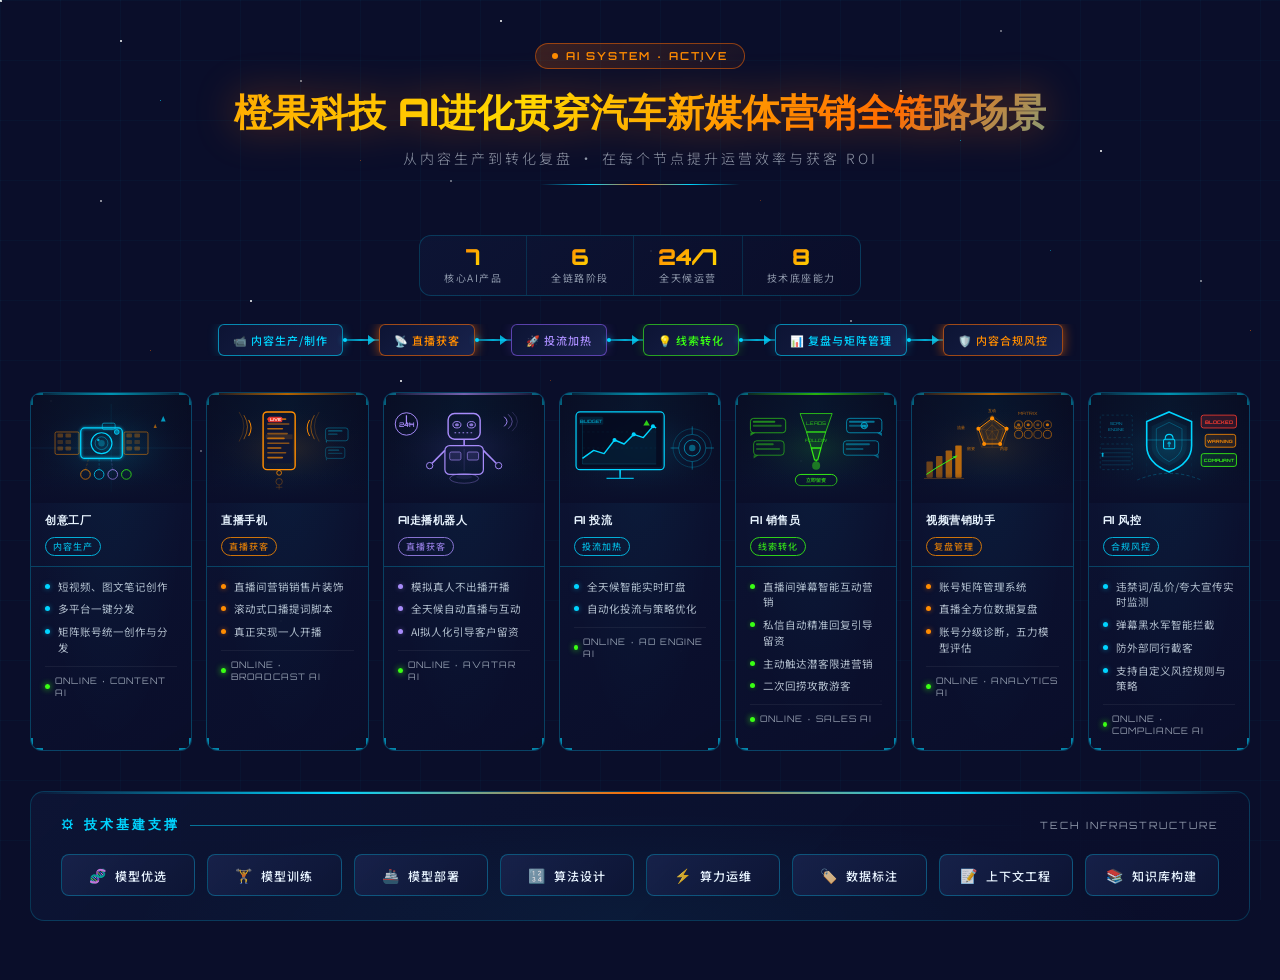
<file: orangetech-ai-marketing.html>
<!DOCTYPE html>
<html lang="zh-CN">
<head>
<meta charset="UTF-8">
<meta name="viewport" content="width=device-width, initial-scale=1.0">
<title>橙果科技 · AI进化全链路营销架构</title>
<style>
  @import url('https://fonts.googleapis.com/css2?family=Orbitron:wght@400;600;700;900&family=Noto+Sans+SC:wght@300;400;500;700&display=swap');

  :root {
    --orange: #FF6B00;
    --orange-bright: #FF8C00;
    --orange-glow: rgba(255, 107, 0, 0.6);
    --cyan: #00D4FF;
    --cyan-glow: rgba(0, 212, 255, 0.5);
    --blue-deep: #0A0E2A;
    --blue-mid: #0D1535;
    --blue-light: #1A2550;
    --blue-panel: rgba(13, 21, 53, 0.85);
    --neon-green: #39FF14;
    --purple: #8B5CF6;
    --white: #E8F4FF;
    --text-dim: rgba(232, 244, 255, 0.6);
    --border-glow: rgba(0, 212, 255, 0.25);
  }

  * { margin: 0; padding: 0; box-sizing: border-box; }

  body {
    background: var(--blue-deep);
    font-family: 'Noto Sans SC', sans-serif;
    color: var(--white);
    overflow-x: hidden;
    position: relative;
  }

  .starfield {
    position: fixed; top: 0; left: 0;
    width: 100%; height: 100%;
    pointer-events: none; z-index: 0; overflow: hidden;
  }
  .starfield::before, .starfield::after {
    content: ''; position: absolute;
    width: 2px; height: 2px; background: white; border-radius: 50%;
    box-shadow:
      120px 40px #fff, 300px 80px rgba(255,255,255,0.6), 500px 20px #fff,
      700px 60px rgba(255,255,255,0.4), 900px 90px #fff, 100px 200px rgba(255,255,255,0.7),
      250px 300px #fff, 450px 180px rgba(255,255,255,0.5), 650px 250px #fff,
      850px 320px rgba(255,255,255,0.6), 50px 400px #fff, 200px 450px rgba(255,255,255,0.4),
      400px 380px #fff, 600px 420px rgba(255,255,255,0.8), 800px 460px #fff,
      1000px 30px rgba(255,255,255,0.5), 1100px 150px #fff, 1200px 280px rgba(255,255,255,0.6),
      1300px 90px #fff, 1400px 200px rgba(255,255,255,0.4), 1500px 350px #fff,
      1600px 50px rgba(255,255,255,0.7), 1700px 180px #fff, 1800px 310px rgba(255,255,255,0.5),
      80px 550px #fff, 280px 620px rgba(255,255,255,0.6), 480px 580px #fff,
      680px 650px rgba(255,255,255,0.4), 880px 700px #fff;
    animation: twinkle 4s infinite alternate;
  }
  .starfield::after {
    width: 1px; height: 1px;
    box-shadow:
      160px 100px rgba(0,212,255,0.8), 360px 160px rgba(255,107,0,0.6),
      560px 120px rgba(0,212,255,0.7), 760px 200px rgba(255,107,0,0.5),
      960px 140px rgba(0,212,255,0.8), 150px 350px rgba(255,107,0,0.6),
      350px 420px rgba(0,212,255,0.7), 550px 380px rgba(255,107,0,0.5),
      1050px 250px rgba(0,212,255,0.6), 1250px 330px rgba(255,107,0,0.7);
    animation: twinkle 3s infinite alternate-reverse;
  }
  @keyframes twinkle {
    0% { opacity: 0.3; transform: scale(0.8); }
    100% { opacity: 1; transform: scale(1.2); }
  }

  .grid-overlay {
    position: fixed; top: 0; left: 0; width: 100%; height: 100%;
    pointer-events: none; z-index: 0;
    background-image:
      linear-gradient(rgba(0,212,255,0.03) 1px, transparent 1px),
      linear-gradient(90deg, rgba(0,212,255,0.03) 1px, transparent 1px);
    background-size: 60px 60px;
  }

  .scanline {
    position: fixed; top: -2px; left: 0; width: 100%; height: 2px;
    background: linear-gradient(90deg, transparent, rgba(0,212,255,0.3), rgba(0,212,255,0.6), rgba(0,212,255,0.3), transparent);
    animation: scanlines 6s linear infinite; z-index: 1; pointer-events: none;
  }
  @keyframes scanlines {
    0% { top: -2px; opacity: 0; } 5% { opacity: 1; } 95% { opacity: 1; } 100% { top: 100vh; opacity: 0; }
  }

  .data-stream { position: fixed; top: 0; width: 1px; height: 100vh; pointer-events: none; z-index: 0; overflow: hidden; }
  .data-stream::after {
    content: ''; position: absolute; top: -100px; left: 0;
    width: 1px; height: 100px;
    background: linear-gradient(to bottom, transparent, var(--cyan), transparent);
    animation: stream-fall linear infinite; opacity: 0.4;
  }
  .stream-1 { left: 5%; } .stream-1::after { animation-duration: 4s; animation-delay: 0s; }
  .stream-2 { left: 15%; } .stream-2::after { animation-duration: 3.5s; animation-delay: 1s; background: linear-gradient(to bottom, transparent, var(--orange), transparent); }
  .stream-3 { left: 85%; } .stream-3::after { animation-duration: 5s; animation-delay: 2s; }
  .stream-4 { left: 95%; } .stream-4::after { animation-duration: 4.5s; animation-delay: 0.5s; background: linear-gradient(to bottom, transparent, var(--orange), transparent); }
  @keyframes stream-fall { 0% { top: -100px; } 100% { top: 100vh; } }

  /* ===== WRAPPER ===== */
  .wrapper {
    position: relative; z-index: 2;
    max-width: 1600px; margin: 0 auto; padding: 40px 30px 60px;
  }

  /* ===== HEADER ===== */
  .header { text-align: center; margin-bottom: 50px; animation: fadeInDown 0.8s ease-out; }
  @keyframes fadeInDown { from { opacity: 0; transform: translateY(-30px); } to { opacity: 1; transform: translateY(0); } }

  .header-badge {
    display: inline-flex; align-items: center; gap: 8px;
    background: linear-gradient(135deg, rgba(255,107,0,0.2), rgba(255,107,0,0.05));
    border: 1px solid rgba(255,107,0,0.5); border-radius: 20px;
    padding: 5px 16px; font-family: 'Orbitron', monospace; font-size: 11px;
    font-weight: 600; color: var(--orange-bright); letter-spacing: 2px;
    text-transform: uppercase; margin-bottom: 18px;
  }
  .header-badge::before {
    content: ''; width: 6px; height: 6px; background: var(--orange-bright);
    border-radius: 50%; animation: pulse-dot 1.5s infinite;
  }
  @keyframes pulse-dot {
    0%, 100% { opacity: 1; transform: scale(1); box-shadow: 0 0 0 0 rgba(255,107,0,0.7); }
    50% { opacity: 0.8; transform: scale(1.3); box-shadow: 0 0 0 6px rgba(255,107,0,0); }
  }

  .main-title {
    font-family: 'Orbitron', monospace; font-size: clamp(22px, 3vw, 38px); font-weight: 900;
    background: linear-gradient(135deg, #FF8C00 0%, #FFD700 40%, #FF6B00 70%, var(--cyan) 100%);
    -webkit-background-clip: text; -webkit-text-fill-color: transparent; background-clip: text;
    line-height: 1.3; margin-bottom: 12px;
    filter: drop-shadow(0 0 20px rgba(255,107,0,0.4));
  }
  .sub-title { font-size: 14px; color: var(--text-dim); letter-spacing: 3px; font-weight: 300; }
  .header-line {
    width: 200px; height: 1px;
    background: linear-gradient(90deg, transparent, var(--cyan), var(--orange), var(--cyan), transparent);
    margin: 16px auto 0; animation: line-glow 2s infinite alternate;
  }
  @keyframes line-glow { from { filter: brightness(0.7); width: 150px; } to { filter: brightness(1.4); width: 250px; } }

  /* ===== PIPELINE ===== */
  .pipeline {
    display: flex; align-items: center; justify-content: center;
    gap: 0; margin-bottom: 36px; position: relative;
    animation: fadeIn 0.8s ease-out 0.3s both; flex-wrap: nowrap;
    overflow-x: auto; padding: 0 10px;
  }
  @keyframes fadeIn { from { opacity: 0; } to { opacity: 1; } }

  .pipeline-stage { display: flex; align-items: center; gap: 0; flex-shrink: 0; }
  .stage-node {
    background: linear-gradient(135deg, rgba(13,21,53,0.9), rgba(26,37,80,0.9));
    border: 1px solid; border-radius: 6px; padding: 7px 14px; font-size: 11px;
    font-weight: 500; letter-spacing: 1px; white-space: nowrap; position: relative;
    transition: all 0.3s ease; cursor: default;
  }
  .stage-node:hover { transform: translateY(-2px); filter: brightness(1.3); }
  .stage-1 { border-color: rgba(0,212,255,0.6); color: var(--cyan); box-shadow: 0 0 12px rgba(0,212,255,0.2); }
  .stage-2 { border-color: rgba(255,107,0,0.6); color: var(--orange-bright); box-shadow: 0 0 12px var(--orange-glow); }
  .stage-3 { border-color: rgba(139,92,246,0.6); color: #A78BFA; box-shadow: 0 0 12px rgba(139,92,246,0.2); }
  .stage-4 { border-color: rgba(57,255,20,0.6); color: var(--neon-green); box-shadow: 0 0 12px rgba(57,255,20,0.2); }
  .stage-5 { border-color: rgba(0,212,255,0.6); color: var(--cyan); box-shadow: 0 0 12px rgba(0,212,255,0.2); }
  .stage-6 { border-color: rgba(255,107,0,0.6); color: var(--orange-bright); box-shadow: 0 0 12px var(--orange-glow); }

  .pipeline-arrow {
    width: 36px; height: 2px;
    background: linear-gradient(90deg, rgba(0,212,255,0.4), rgba(0,212,255,0.8), rgba(0,212,255,0.4));
    position: relative; flex-shrink: 0;
  }
  .pipeline-arrow::after {
    content: ''; position: absolute; right: -1px; top: 50%; transform: translateY(-50%);
    border: 5px solid transparent; border-left: 7px solid rgba(0,212,255,0.8);
  }
  .pipeline-arrow .flow-dot {
    position: absolute; top: 50%; transform: translateY(-50%);
    width: 4px; height: 4px; background: var(--cyan); border-radius: 50%;
    animation: flow-along 1.5s linear infinite; box-shadow: 0 0 6px var(--cyan);
  }
  @keyframes flow-along {
    0% { left: 0; opacity: 0; } 20% { opacity: 1; } 80% { opacity: 1; } 100% { left: 100%; opacity: 0; }
  }

  /* ===== CARDS GRID ===== */
  .cards-grid {
    display: grid; grid-template-columns: repeat(7, 1fr);
    gap: 14px; margin-bottom: 40px;
  }
  @media (max-width: 1200px) { .cards-grid { grid-template-columns: repeat(4, 1fr); } }
  @media (max-width: 900px) { .cards-grid { grid-template-columns: repeat(2, 1fr); } }

  /* ===== PRODUCT CARD ===== */
  .product-card {
    background: linear-gradient(145deg, rgba(13,21,53,0.95), rgba(10,14,42,0.98));
    border: 1px solid var(--border-glow); border-radius: 12px;
    padding: 0; position: relative; overflow: hidden;
    transition: all 0.4s cubic-bezier(0.23, 1, 0.32, 1);
    animation: cardAppear 0.6s ease-out both; cursor: default;
  }
  .product-card:nth-child(1) { animation-delay: 0.1s; }
  .product-card:nth-child(2) { animation-delay: 0.2s; }
  .product-card:nth-child(3) { animation-delay: 0.3s; }
  .product-card:nth-child(4) { animation-delay: 0.4s; }
  .product-card:nth-child(5) { animation-delay: 0.5s; }
  .product-card:nth-child(6) { animation-delay: 0.6s; }
  .product-card:nth-child(7) { animation-delay: 0.7s; }
  @keyframes cardAppear { from { opacity: 0; transform: translateY(20px); } to { opacity: 1; transform: translateY(0); } }

  .product-card::before {
    content: ''; position: absolute; inset: 0;
    background: radial-gradient(ellipse at top center, rgba(0,212,255,0.06) 0%, transparent 70%);
    pointer-events: none;
  }
  .product-card::after {
    content: ''; position: absolute; top: 0; left: -100%;
    width: 100%; height: 100%;
    background: linear-gradient(90deg, transparent, rgba(255,255,255,0.04), transparent);
    transition: left 0.5s ease; pointer-events: none;
  }
  .product-card:hover::after { left: 100%; }
  .card-cyan { --card-accent: var(--cyan); --card-glow: var(--cyan-glow); }
  .card-orange { --card-accent: var(--orange-bright); --card-glow: var(--orange-glow); }
  .card-purple { --card-accent: #A78BFA; --card-glow: rgba(167,139,250,0.4); }
  .card-green { --card-accent: var(--neon-green); --card-glow: rgba(57,255,20,0.3); }
  .product-card:hover {
    transform: translateY(-6px) scale(1.02);
    border-color: var(--card-accent, var(--cyan));
    box-shadow: 0 0 20px var(--card-glow, var(--cyan-glow)), 0 20px 40px rgba(0,0,0,0.4), inset 0 1px 0 rgba(255,255,255,0.1);
  }

  /* ===== CARD ILLUSTRATION ===== */
  .card-illustration {
    width: 100%; height: 110px;
    position: relative; overflow: hidden;
    background: linear-gradient(180deg, rgba(0,0,0,0.3) 0%, rgba(0,0,0,0.1) 100%);
  }
  .card-illustration svg {
    width: 100%; height: 100%;
    display: block;
  }
  .card-illustration::after {
    content: '';
    position: absolute; bottom: 0; left: 0; right: 0;
    height: 30px;
    background: linear-gradient(to bottom, transparent, rgba(10,14,42,0.98));
    pointer-events: none;
  }

  /* Card header */
  .card-header { padding: 10px 14px 10px; border-bottom: 1px solid var(--border-glow); position: relative; }
  .card-top-accent {
    position: absolute; top: 0; left: 0; right: 0; height: 2px;
    background: linear-gradient(90deg, transparent, var(--card-accent, var(--cyan)), transparent);
    animation: accent-pulse 2s infinite alternate;
  }
  @keyframes accent-pulse { from { opacity: 0.5; } to { opacity: 1; filter: brightness(1.5); } }

  .card-icon-row { display: flex; align-items: center; gap: 10px; }
  .card-title-block { flex: 1; min-width: 0; }
  .card-product-name {
    font-family: 'Orbitron', monospace; font-size: 11px; font-weight: 700;
    color: var(--white); letter-spacing: 0.5px; line-height: 1.3; margin-bottom: 3px;
  }
  .card-stage-tag {
    display: inline-block; font-size: 9px; padding: 2px 7px;
    border-radius: 10px; border: 1px solid; letter-spacing: 1px; font-weight: 500; opacity: 0.8;
  }

  /* Card body */
  .card-body { padding: 12px 14px 14px; }
  .feature-list { list-style: none; display: flex; flex-direction: column; gap: 7px; }
  .feature-item { display: flex; align-items: flex-start; gap: 8px; font-size: 10.5px; color: rgba(232, 244, 255, 0.75); line-height: 1.5; }
  .feature-dot {
    width: 5px; height: 5px; border-radius: 50%;
    background: var(--card-accent, var(--cyan)); flex-shrink: 0; margin-top: 5px;
    box-shadow: 0 0 5px var(--card-glow, var(--cyan-glow)); animation: dot-blink 2s infinite;
  }
  .product-card:nth-child(2) .feature-dot { animation-delay: 0.3s; }
  .product-card:nth-child(3) .feature-dot { animation-delay: 0.6s; }
  .product-card:nth-child(4) .feature-dot { animation-delay: 0.9s; }
  .product-card:nth-child(5) .feature-dot { animation-delay: 1.2s; }
  .product-card:nth-child(6) .feature-dot { animation-delay: 1.5s; }
  .product-card:nth-child(7) .feature-dot { animation-delay: 1.8s; }
  @keyframes dot-blink { 0%, 80%, 100% { opacity: 1; } 40% { opacity: 0.3; } }

  .card-status {
    display: flex; align-items: center; gap: 5px; margin-top: 10px;
    padding-top: 8px; border-top: 1px solid rgba(255,255,255,0.06);
    font-size: 9px; color: var(--text-dim); letter-spacing: 1px; font-family: 'Orbitron', monospace;
  }
  .status-led {
    width: 5px; height: 5px; border-radius: 50%;
    background: var(--neon-green); box-shadow: 0 0 6px var(--neon-green);
    animation: led-blink 1.5s infinite;
  }
  @keyframes led-blink { 0%, 100% { opacity: 1; } 50% { opacity: 0.3; } }

  /* hex corners */
  .hex-corner { position: absolute; width: 12px; height: 12px; border-color: var(--cyan); border-style: solid; opacity: 0.6; }
  .hex-tl { top: 0; left: 0; border-width: 2px 0 0 2px; border-radius: 2px 0 0 0; }
  .hex-tr { top: 0; right: 0; border-width: 2px 2px 0 0; border-radius: 0 2px 0 0; }
  .hex-bl { bottom: 0; left: 0; border-width: 0 0 2px 2px; border-radius: 0 0 0 2px; }
  .hex-br { bottom: 0; right: 0; border-width: 0 2px 2px 0; border-radius: 0 0 2px 0; }

  /* ===== ROI BANNER ===== */
  .roi-banner { text-align: center; margin-bottom: 28px; animation: fadeIn 0.8s ease-out 0.2s both; }
  .roi-metrics {
    display: inline-flex; gap: 0;
    background: linear-gradient(135deg, rgba(13,21,53,0.9), rgba(10,14,42,0.9));
    border: 1px solid rgba(0,212,255,0.2); border-radius: 12px; overflow: hidden;
  }
  .roi-item {
    padding: 10px 24px; display: flex; flex-direction: column;
    align-items: center; gap: 2px; border-right: 1px solid rgba(0,212,255,0.15);
    position: relative; transition: all 0.3s;
  }
  .roi-item:last-child { border-right: none; }
  .roi-item:hover { background: rgba(0,212,255,0.06); }
  .roi-num {
    font-family: 'Orbitron', monospace; font-size: 22px; font-weight: 900;
    background: linear-gradient(135deg, var(--orange-bright), #FFD700);
    -webkit-background-clip: text; -webkit-text-fill-color: transparent; background-clip: text; line-height: 1;
  }
  .roi-label { font-size: 10px; color: var(--text-dim); letter-spacing: 1.5px; }

  /* ===== TECH FOUNDATION ===== */
  .tech-foundation {
    background: linear-gradient(135deg, rgba(13,21,53,0.9), rgba(10,14,42,0.95));
    border: 1px solid rgba(0,212,255,0.2); border-radius: 14px;
    padding: 24px 30px; position: relative; overflow: hidden;
    animation: fadeIn 0.8s ease-out 1s both;
  }
  .tech-foundation::before {
    content: ''; position: absolute; top: 0; left: 0; right: 0; height: 2px;
    background: linear-gradient(90deg, transparent, var(--cyan), var(--orange), var(--cyan), transparent);
  }
  .tech-foundation::after {
    content: ''; position: absolute; inset: 0;
    background: radial-gradient(ellipse at bottom center, rgba(0,212,255,0.05) 0%, transparent 60%);
    pointer-events: none;
  }
  .tech-label { display: flex; align-items: center; gap: 10px; margin-bottom: 20px; }
  .tech-label-text { font-family: 'Orbitron', monospace; font-size: 13px; font-weight: 700; color: var(--cyan); letter-spacing: 3px; text-transform: uppercase; }
  .tech-label-line { flex: 1; height: 1px; background: linear-gradient(90deg, rgba(0,212,255,0.5), transparent); }
  .tech-pills { display: flex; gap: 12px; flex-wrap: wrap; position: relative; z-index: 1; }
  .tech-pill {
    background: linear-gradient(135deg, rgba(26,37,80,0.8), rgba(13,21,53,0.9));
    border: 1px solid rgba(0,212,255,0.3); border-radius: 8px;
    padding: 10px 18px; font-size: 12px; font-weight: 500; color: var(--white);
    letter-spacing: 1px; position: relative; overflow: hidden;
    transition: all 0.3s ease; display: flex; align-items: center; gap: 8px;
    flex: 1; min-width: 100px; justify-content: center;
  }
  .tech-pill:hover {
    border-color: var(--cyan); background: linear-gradient(135deg, rgba(0,212,255,0.1), rgba(13,21,53,0.9));
    transform: translateY(-2px); box-shadow: 0 4px 15px rgba(0,212,255,0.2);
  }
  .tech-pill-icon { font-size: 14px; opacity: 0.8; }
  .tech-pill::before {
    content: ''; position: absolute; bottom: 0; left: 0;
    height: 2px; width: 0;
    background: linear-gradient(90deg, var(--cyan), var(--orange));
    transition: width 0.4s ease;
  }
  .tech-pill:hover::before { width: 100%; }

  /* SVG Animation classes */
  .svg-pulse { animation: svgPulse 2s infinite alternate; }
  .svg-rotate { animation: svgRotate 8s linear infinite; }
  .svg-float { animation: svgFloat 3s ease-in-out infinite; }
  .svg-blink { animation: svgBlink 1.5s infinite; }
  .svg-dash { stroke-dasharray: 8 4; animation: svgDash 2s linear infinite; }
  .svg-scan { animation: svgScan 2.5s linear infinite; }
  @keyframes svgPulse { from { opacity: 0.4; } to { opacity: 1; } }
  @keyframes svgRotate { from { transform-origin: center; transform: rotate(0deg); } to { transform-origin: center; transform: rotate(360deg); } }
  @keyframes svgFloat { 0%, 100% { transform: translateY(0); } 50% { transform: translateY(-4px); } }
  @keyframes svgBlink { 0%, 100% { opacity: 1; } 50% { opacity: 0.2; } }
  @keyframes svgDash { from { stroke-dashoffset: 24; } to { stroke-dashoffset: 0; } }
  @keyframes svgScan { 0% { transform: translateY(-110px); } 100% { transform: translateY(110px); } }

  .count-up { animation: countUp 1.5s ease-out 1s both; }
  @keyframes countUp { from { opacity: 0; transform: translateY(10px); } to { opacity: 1; transform: translateY(0); } }
</style>
</head>
<body>

<div class="starfield"></div>
<div class="grid-overlay"></div>
<div class="scanline"></div>
<div class="data-stream stream-1"></div>
<div class="data-stream stream-2"></div>
<div class="data-stream stream-3"></div>
<div class="data-stream stream-4"></div>

<div class="wrapper">

  <!-- HEADER -->
  <div class="header">
    <div class="header-badge">AI SYSTEM · ACTIVE</div>
    <h1 class="main-title">橙果科技 AI进化贯穿汽车新媒体营销全链路场景</h1>
    <p class="sub-title">从内容生产到转化复盘 · 在每个节点提升运营效率与获客 ROI</p>
    <div class="header-line"></div>
  </div>

  <!-- ROI METRICS -->
  <div class="roi-banner">
    <div class="roi-metrics">
      <div class="roi-item"><span class="roi-num count-up">7</span><span class="roi-label">核心AI产品</span></div>
      <div class="roi-item"><span class="roi-num count-up">6</span><span class="roi-label">全链路阶段</span></div>
      <div class="roi-item"><span class="roi-num count-up">24/7</span><span class="roi-label">全天候运营</span></div>
      <div class="roi-item"><span class="roi-num count-up">8</span><span class="roi-label">技术底座能力</span></div>
    </div>
  </div>

  <!-- PIPELINE -->
  <div class="pipeline">
    <div class="pipeline-stage"><div class="stage-node stage-1">📹 内容生产/制作</div></div>
    <div class="pipeline-arrow"><div class="flow-dot"></div></div>
    <div class="pipeline-stage"><div class="stage-node stage-2">📡 直播获客</div></div>
    <div class="pipeline-arrow"><div class="flow-dot" style="animation-delay:0.5s"></div></div>
    <div class="pipeline-stage"><div class="stage-node stage-3">🚀 投流加热</div></div>
    <div class="pipeline-arrow"><div class="flow-dot" style="animation-delay:1s"></div></div>
    <div class="pipeline-stage"><div class="stage-node stage-4">💡 线索转化</div></div>
    <div class="pipeline-arrow"><div class="flow-dot" style="animation-delay:1.5s"></div></div>
    <div class="pipeline-stage"><div class="stage-node stage-5">📊 复盘与矩阵管理</div></div>
    <div class="pipeline-arrow"><div class="flow-dot" style="animation-delay:2s"></div></div>
    <div class="pipeline-stage"><div class="stage-node stage-6">🛡️ 内容合规风控</div></div>
  </div>

  <!-- CARDS -->
  <div class="cards-grid">

    <!-- ① 创意工厂 -->
    <div class="product-card card-cyan">
      <div class="card-top-accent"></div>
      <div class="hex-corner hex-tl"></div><div class="hex-corner hex-tr"></div>
      <div class="hex-corner hex-bl"></div><div class="hex-corner hex-br"></div>
      <!-- Illustration: camera + film strip + AI sparks -->
      <div class="card-illustration">
        <svg viewBox="0 0 200 110" xmlns="http://www.w3.org/2000/svg">
          <defs>
            <radialGradient id="cg1" cx="50%" cy="50%" r="50%">
              <stop offset="0%" stop-color="#00D4FF" stop-opacity="0.15"/>
              <stop offset="100%" stop-color="#0A0E2A" stop-opacity="0"/>
            </radialGradient>
            <filter id="glow-c">
              <feGaussianBlur stdDeviation="2" result="blur"/>
              <feMerge><feMergeNode in="blur"/><feMergeNode in="SourceGraphic"/></feMerge>
            </filter>
          </defs>
          <rect width="200" height="110" fill="url(#cg1)"/>
          <!-- Grid lines -->
          <line x1="0" y1="55" x2="200" y2="55" stroke="#00D4FF" stroke-width="0.3" stroke-opacity="0.3"/>
          <line x1="100" y1="0" x2="100" y2="110" stroke="#00D4FF" stroke-width="0.3" stroke-opacity="0.3"/>
          <!-- Camera body -->
          <rect x="62" y="30" width="52" height="38" rx="5" fill="none" stroke="#00D4FF" stroke-width="1.5" filter="url(#glow-c)" class="svg-pulse"/>
          <!-- Lens circle -->
          <circle cx="88" cy="49" r="13" fill="none" stroke="#00D4FF" stroke-width="1.5" class="svg-pulse"/>
          <circle cx="88" cy="49" r="8" fill="none" stroke="#00D4FF" stroke-width="0.8" stroke-opacity="0.6"/>
          <circle cx="88" cy="49" r="4" fill="#00D4FF" fill-opacity="0.3"/>
          <circle cx="84" cy="45" r="1.5" fill="#00D4FF" fill-opacity="0.8"/>
          <!-- Viewfinder bump -->
          <rect x="89" y="24" width="16" height="8" rx="2" fill="none" stroke="#00D4FF" stroke-width="1" stroke-opacity="0.7"/>
          <!-- Shutter button -->
          <circle cx="107" cy="35" r="3" fill="#00D4FF" fill-opacity="0.5" stroke="#00D4FF" stroke-width="1"/>
          <!-- Film strip left -->
          <rect x="30" y="35" width="30" height="28" rx="2" fill="none" stroke="#FF8C00" stroke-width="1" stroke-opacity="0.6"/>
          <rect x="33" y="37" width="7" height="5" rx="1" fill="#FF8C00" fill-opacity="0.3"/>
          <rect x="43" y="37" width="7" height="5" rx="1" fill="#FF8C00" fill-opacity="0.3"/>
          <rect x="33" y="45" width="7" height="5" rx="1" fill="#FF8C00" fill-opacity="0.2"/>
          <rect x="43" y="45" width="7" height="5" rx="1" fill="#FF8C00" fill-opacity="0.2"/>
          <rect x="33" y="53" width="7" height="5" rx="1" fill="#FF8C00" fill-opacity="0.3"/>
          <rect x="43" y="53" width="7" height="5" rx="1" fill="#FF8C00" fill-opacity="0.3"/>
          <!-- Film strip right (right panel) -->
          <rect x="116" y="35" width="30" height="28" rx="2" fill="none" stroke="#FF8C00" stroke-width="1" stroke-opacity="0.6"/>
          <rect x="119" y="37" width="7" height="5" rx="1" fill="#FF8C00" fill-opacity="0.3"/>
          <rect x="129" y="37" width="7" height="5" rx="1" fill="#FF8C00" fill-opacity="0.3"/>
          <rect x="119" y="45" width="7" height="5" rx="1" fill="#FF8C00" fill-opacity="0.2"/>
          <rect x="129" y="45" width="7" height="5" rx="1" fill="#FF8C00" fill-opacity="0.2"/>
          <rect x="119" y="53" width="7" height="5" rx="1" fill="#FF8C00" fill-opacity="0.3"/>
          <rect x="129" y="53" width="7" height="5" rx="1" fill="#FF8C00" fill-opacity="0.3"/>
          <!-- Platform icons bottom -->
          <circle cx="68" cy="88" r="6" fill="none" stroke="#FF8C00" stroke-width="1" class="svg-pulse" style="animation-delay:0s"/>
          <circle cx="85" cy="88" r="6" fill="none" stroke="#00D4FF" stroke-width="1" class="svg-pulse" style="animation-delay:0.4s"/>
          <circle cx="102" cy="88" r="6" fill="none" stroke="#A78BFA" stroke-width="1" class="svg-pulse" style="animation-delay:0.8s"/>
          <circle cx="119" cy="88" r="6" fill="none" stroke="#39FF14" stroke-width="1" class="svg-pulse" style="animation-delay:1.2s"/>
          <!-- Connector lines to camera -->
          <line x1="68" y1="82" x2="72" y2="68" stroke="#FF8C00" stroke-width="0.5" stroke-opacity="0.5" stroke-dasharray="3 2"/>
          <line x1="85" y1="82" x2="85" y2="68" stroke="#00D4FF" stroke-width="0.5" stroke-opacity="0.5" stroke-dasharray="3 2"/>
          <line x1="102" y1="82" x2="100" y2="68" stroke="#A78BFA" stroke-width="0.5" stroke-opacity="0.5" stroke-dasharray="3 2"/>
          <!-- AI spark top right -->
          <polygon points="165,15 168,22 162,22" fill="#00D4FF" fill-opacity="0.7" class="svg-blink"/>
          <polygon points="155,25 157,30 153,30" fill="#FF8C00" fill-opacity="0.6" class="svg-blink" style="animation-delay:0.7s"/>
        </svg>
      </div>
      <div class="card-header">
        <div class="card-icon-row">
          <div class="card-title-block">
            <div class="card-product-name">创意工厂</div>
            <span class="card-stage-tag" style="border-color:var(--cyan);color:var(--cyan);">内容生产</span>
          </div>
        </div>
      </div>
      <div class="card-body">
        <ul class="feature-list">
          <li class="feature-item"><div class="feature-dot"></div><span>短视频、图文笔记创作</span></li>
          <li class="feature-item"><div class="feature-dot"></div><span>多平台一键分发</span></li>
          <li class="feature-item"><div class="feature-dot"></div><span>矩阵账号统一创作与分发</span></li>
        </ul>
        <div class="card-status"><div class="status-led"></div>ONLINE · CONTENT AI</div>
      </div>
    </div>

    <!-- ② 直播手机 -->
    <div class="product-card card-orange">
      <div class="card-top-accent"></div>
      <div class="hex-corner hex-tl"></div><div class="hex-corner hex-tr"></div>
      <div class="hex-corner hex-bl"></div><div class="hex-corner hex-br"></div>
      <!-- Illustration: phone + live stream + teleprompter scroll -->
      <div class="card-illustration">
        <svg viewBox="0 0 200 110" xmlns="http://www.w3.org/2000/svg">
          <defs>
            <radialGradient id="cg2" cx="50%" cy="50%" r="50%">
              <stop offset="0%" stop-color="#FF8C00" stop-opacity="0.12"/>
              <stop offset="100%" stop-color="#0A0E2A" stop-opacity="0"/>
            </radialGradient>
            <clipPath id="screen-clip">
              <rect x="73" y="14" width="34" height="60" rx="2"/>
            </clipPath>
          </defs>
          <rect width="200" height="110" fill="url(#cg2)"/>
          <!-- Phone outline -->
          <rect x="70" y="10" width="40" height="72" rx="5" fill="none" stroke="#FF8C00" stroke-width="1.8"/>
          <!-- Screen area -->
          <rect x="73" y="14" width="34" height="60" rx="2" fill="#0D1535" fill-opacity="0.8"/>
          <!-- Scrolling teleprompter text -->
          <g clip-path="url(#screen-clip)">
            <g class="svg-scan" style="animation-duration:3s;">
              <rect x="75" y="18" width="24" height="2" rx="1" fill="#FF8C00" fill-opacity="0.7"/>
              <rect x="75" y="24" width="28" height="2" rx="1" fill="#FF8C00" fill-opacity="0.5"/>
              <rect x="75" y="30" width="20" height="2" rx="1" fill="#FF8C00" fill-opacity="0.7"/>
              <rect x="75" y="36" width="26" height="2" rx="1" fill="#FF8C00" fill-opacity="0.5"/>
              <rect x="75" y="42" width="22" height="2" rx="1" fill="#FF8C00" fill-opacity="0.7"/>
              <rect x="75" y="48" width="28" height="2" rx="1" fill="#FF8C00" fill-opacity="0.5"/>
              <rect x="75" y="54" width="18" height="2" rx="1" fill="#FF8C00" fill-opacity="0.7"/>
              <rect x="75" y="60" width="24" height="2" rx="1" fill="#FF8C00" fill-opacity="0.5"/>
              <rect x="75" y="66" width="20" height="2" rx="1" fill="#FF8C00" fill-opacity="0.7"/>
            </g>
            <!-- Highlight line (current read line) -->
            <rect x="73" y="38" width="34" height="6" rx="0" fill="#FF8C00" fill-opacity="0.15"/>
          </g>
          <!-- Home button -->
          <circle cx="90" cy="86" r="3" fill="none" stroke="#FF8C00" stroke-width="1" fill-opacity="0"/>
          <!-- LIVE badge -->
          <rect x="76" y="16" width="18" height="7" rx="2" fill="#FF3B30" fill-opacity="0.85" class="svg-blink" style="animation-duration:1s"/>
          <text x="85" y="21.5" font-size="5" fill="white" text-anchor="middle" font-family="Orbitron,monospace" font-weight="700">LIVE</text>
          <!-- Signal waves left -->
          <path d="M 52 40 Q 58 30 52 20" fill="none" stroke="#FF8C00" stroke-width="1.2" class="svg-pulse" style="animation-delay:0s"/>
          <path d="M 46 44 Q 55 28 46 14" fill="none" stroke="#FF8C00" stroke-width="1" stroke-opacity="0.6" class="svg-pulse" style="animation-delay:0.3s"/>
          <path d="M 40 47 Q 52 27 40 10" fill="none" stroke="#FF8C00" stroke-width="0.8" stroke-opacity="0.3" class="svg-pulse" style="animation-delay:0.6s"/>
          <!-- Signal waves right -->
          <path d="M 128 40 Q 122 30 128 20" fill="none" stroke="#FF8C00" stroke-width="1.2" class="svg-pulse" style="animation-delay:0.2s"/>
          <path d="M 134 44 Q 125 28 134 14" fill="none" stroke="#FF8C00" stroke-width="1" stroke-opacity="0.6" class="svg-pulse" style="animation-delay:0.5s"/>
          <path d="M 140 47 Q 128 27 140 10" fill="none" stroke="#FF8C00" stroke-width="0.8" stroke-opacity="0.3" class="svg-pulse" style="animation-delay:0.8s"/>
          <!-- Person silhouette indicator -->
          <circle cx="90" cy="97" r="4" fill="none" stroke="#FF8C00" stroke-width="1" stroke-opacity="0.5"/>
          <line x1="90" y1="101" x2="90" y2="107" stroke="#FF8C00" stroke-width="1" stroke-opacity="0.5"/>
          <line x1="86" y1="104" x2="94" y2="104" stroke="#FF8C00" stroke-width="1" stroke-opacity="0.5"/>
          <!-- small comment icons -->
          <rect x="148" y="30" width="28" height="16" rx="3" fill="none" stroke="#00D4FF" stroke-width="0.8" stroke-opacity="0.5"/>
          <rect x="151" y="33" width="18" height="1.5" rx="1" fill="#00D4FF" fill-opacity="0.4"/>
          <rect x="151" y="37" width="12" height="1.5" rx="1" fill="#00D4FF" fill-opacity="0.3"/>
          <polygon points="148,46 150,46 149,49" fill="#00D4FF" fill-opacity="0.4"/>
          <rect x="148" y="54" width="24" height="14" rx="3" fill="none" stroke="#00D4FF" stroke-width="0.8" stroke-opacity="0.4"/>
          <rect x="151" y="57" width="14" height="1.5" rx="1" fill="#00D4FF" fill-opacity="0.3"/>
          <rect x="151" y="61" width="18" height="1.5" rx="1" fill="#00D4FF" fill-opacity="0.2"/>
          <polygon points="148,68 150,68 149,71" fill="#00D4FF" fill-opacity="0.3"/>
        </svg>
      </div>
      <div class="card-header">
        <div class="card-icon-row">
          <div class="card-title-block">
            <div class="card-product-name">直播手机</div>
            <span class="card-stage-tag" style="border-color:var(--orange-bright);color:var(--orange-bright);">直播获客</span>
          </div>
        </div>
      </div>
      <div class="card-body">
        <ul class="feature-list">
          <li class="feature-item"><div class="feature-dot"></div><span>直播间营销销售片装饰</span></li>
          <li class="feature-item"><div class="feature-dot"></div><span>滚动式口播提词脚本</span></li>
          <li class="feature-item"><div class="feature-dot"></div><span>真正实现一人开播</span></li>
        </ul>
        <div class="card-status"><div class="status-led"></div>ONLINE · BROADCAST AI</div>
      </div>
    </div>

    <!-- ③ AI走播机器人 -->
    <div class="product-card card-purple">
      <div class="card-top-accent"></div>
      <div class="hex-corner hex-tl"></div><div class="hex-corner hex-tr"></div>
      <div class="hex-corner hex-bl"></div><div class="hex-corner hex-br"></div>
      <!-- Illustration: humanoid robot + speech waves + 24hr clock -->
      <div class="card-illustration">
        <svg viewBox="0 0 200 110" xmlns="http://www.w3.org/2000/svg">
          <defs>
            <radialGradient id="cg3" cx="50%" cy="50%" r="50%">
              <stop offset="0%" stop-color="#8B5CF6" stop-opacity="0.12"/>
              <stop offset="100%" stop-color="#0A0E2A" stop-opacity="0"/>
            </radialGradient>
          </defs>
          <rect width="200" height="110" fill="url(#cg3)"/>
          <!-- Robot head -->
          <rect x="80" y="12" width="40" height="32" rx="8" fill="none" stroke="#A78BFA" stroke-width="1.8" class="svg-float"/>
          <!-- Eyes -->
          <ellipse cx="91" cy="26" rx="5" ry="4" fill="none" stroke="#A78BFA" stroke-width="1.2"/>
          <ellipse cx="91" cy="26" rx="2.5" ry="2" fill="#A78BFA" fill-opacity="0.8" class="svg-blink" style="animation-duration:3s"/>
          <ellipse cx="109" cy="26" rx="5" ry="4" fill="none" stroke="#A78BFA" stroke-width="1.2"/>
          <ellipse cx="109" cy="26" rx="2.5" ry="2" fill="#A78BFA" fill-opacity="0.8" class="svg-blink" style="animation-duration:3s;animation-delay:0.1s"/>
          <!-- Mouth / speaker grill -->
          <line x1="88" y1="36" x2="90" y2="36" stroke="#A78BFA" stroke-width="1.2"/>
          <line x1="93" y1="36" x2="95" y2="36" stroke="#A78BFA" stroke-width="1.2"/>
          <line x1="98" y1="36" x2="100" y2="36" stroke="#A78BFA" stroke-width="1.2"/>
          <line x1="103" y1="36" x2="105" y2="36" stroke="#A78BFA" stroke-width="1.2"/>
          <line x1="108" y1="36" x2="110" y2="36" stroke="#A78BFA" stroke-width="1.2"/>
          <!-- Neck -->
          <line x1="100" y1="44" x2="100" y2="52" stroke="#A78BFA" stroke-width="2" class="svg-float"/>
          <!-- Body -->
          <rect x="76" y="52" width="48" height="36" rx="6" fill="none" stroke="#A78BFA" stroke-width="1.5" class="svg-float"/>
          <!-- Body panel lines -->
          <line x1="100" y1="56" x2="100" y2="84" stroke="#A78BFA" stroke-width="0.5" stroke-opacity="0.4"/>
          <rect x="82" y="60" width="14" height="10" rx="2" fill="#A78BFA" fill-opacity="0.1" stroke="#A78BFA" stroke-width="0.8"/>
          <rect x="104" y="60" width="14" height="10" rx="2" fill="#A78BFA" fill-opacity="0.1" stroke="#A78BFA" stroke-width="0.8"/>
          <!-- Arms -->
          <line x1="76" y1="58" x2="60" y2="74" stroke="#A78BFA" stroke-width="2" class="svg-float"/>
          <circle cx="57" cy="77" r="4" fill="none" stroke="#A78BFA" stroke-width="1.2" class="svg-float"/>
          <line x1="124" y1="58" x2="140" y2="74" stroke="#A78BFA" stroke-width="2" class="svg-float"/>
          <circle cx="143" cy="77" r="4" fill="none" stroke="#A78BFA" stroke-width="1.2" class="svg-float"/>
          <!-- Wheel/base -->
          <ellipse cx="100" cy="93" rx="18" ry="6" fill="none" stroke="#A78BFA" stroke-width="1" stroke-opacity="0.6"/>
          <ellipse cx="100" cy="91" rx="10" ry="3" fill="#A78BFA" fill-opacity="0.1"/>
          <!-- Sound waves from robot -->
          <path d="M 150 28 Q 157 22 150 16" fill="none" stroke="#A78BFA" stroke-width="1.2" class="svg-pulse"/>
          <path d="M 155 31 Q 165 22 155 13" fill="none" stroke="#A78BFA" stroke-width="1" stroke-opacity="0.6" class="svg-pulse" style="animation-delay:0.3s"/>
          <path d="M 160 34 Q 173 22 160 10" fill="none" stroke="#A78BFA" stroke-width="0.8" stroke-opacity="0.3" class="svg-pulse" style="animation-delay:0.6s"/>
          <!-- 24H clock badge -->
          <circle cx="28" cy="25" r="14" fill="none" stroke="#A78BFA" stroke-width="1.2"/>
          <text x="28" y="29" font-size="8" fill="#A78BFA" text-anchor="middle" font-family="Orbitron,monospace" font-weight="700" class="svg-blink">24H</text>
          <!-- Clock hands -->
          <line x1="28" y1="25" x2="28" y2="14" stroke="#A78BFA" stroke-width="1.5" class="svg-rotate" style="animation-duration:10s;transform-origin:28px 25px"/>
          <line x1="28" y1="25" x2="36" y2="25" stroke="#A78BFA" stroke-width="1" class="svg-rotate" style="animation-duration:120s;transform-origin:28px 25px"/>
        </svg>
      </div>
      <div class="card-header">
        <div class="card-icon-row">
          <div class="card-title-block">
            <div class="card-product-name">AI走播机器人</div>
            <span class="card-stage-tag" style="border-color:#A78BFA;color:#A78BFA;">直播获客</span>
          </div>
        </div>
      </div>
      <div class="card-body">
        <ul class="feature-list">
          <li class="feature-item"><div class="feature-dot"></div><span>模拟真人不出播开播</span></li>
          <li class="feature-item"><div class="feature-dot"></div><span>全天候自动直播与互动</span></li>
          <li class="feature-item"><div class="feature-dot"></div><span>AI拟人化引导客户留资</span></li>
        </ul>
        <div class="card-status"><div class="status-led"></div>ONLINE · AVATAR AI</div>
      </div>
    </div>

    <!-- ④ AI投流 -->
    <div class="product-card card-cyan">
      <div class="card-top-accent"></div>
      <div class="hex-corner hex-tl"></div><div class="hex-corner hex-tr"></div>
      <div class="hex-corner hex-bl"></div><div class="hex-corner hex-br"></div>
      <!-- Illustration: dashboard monitor + realtime chart + ad targeting rings -->
      <div class="card-illustration">
        <svg viewBox="0 0 200 110" xmlns="http://www.w3.org/2000/svg">
          <defs>
            <radialGradient id="cg4" cx="50%" cy="50%" r="50%">
              <stop offset="0%" stop-color="#00D4FF" stop-opacity="0.12"/>
              <stop offset="100%" stop-color="#0A0E2A" stop-opacity="0"/>
            </radialGradient>
          </defs>
          <rect width="200" height="110" fill="url(#cg4)"/>
          <!-- Monitor frame -->
          <rect x="20" y="10" width="110" height="72" rx="5" fill="none" stroke="#00D4FF" stroke-width="1.5"/>
          <!-- Screen -->
          <rect x="23" y="13" width="104" height="66" rx="3" fill="#050B20" fill-opacity="0.9"/>
          <!-- Realtime line chart -->
          <polyline points="28,68 42,58 55,62 68,45 80,50 92,38 104,42 116,28 120,30" fill="none" stroke="#00D4FF" stroke-width="1.8" stroke-linejoin="round"/>
          <!-- Chart area fill -->
          <polygon points="28,68 42,58 55,62 68,45 80,50 92,38 104,42 116,28 120,30 120,75 28,75" fill="#00D4FF" fill-opacity="0.07"/>
          <!-- Data points glow -->
          <circle cx="68" cy="45" r="2.5" fill="#00D4FF" class="svg-blink" style="animation-delay:0s"/>
          <circle cx="92" cy="38" r="2.5" fill="#00D4FF" class="svg-blink" style="animation-delay:0.5s"/>
          <circle cx="116" cy="28" r="2.5" fill="#00D4FF" class="svg-blink" style="animation-delay:1s"/>
          <!-- Chart axis -->
          <line x1="28" y1="20" x2="28" y2="75" stroke="#00D4FF" stroke-width="0.5" stroke-opacity="0.4"/>
          <line x1="28" y1="75" x2="120" y2="75" stroke="#00D4FF" stroke-width="0.5" stroke-opacity="0.4"/>
          <!-- Grid h-lines -->
          <line x1="28" y1="35" x2="120" y2="35" stroke="#00D4FF" stroke-width="0.3" stroke-opacity="0.2" stroke-dasharray="3 3"/>
          <line x1="28" y1="55" x2="120" y2="55" stroke="#00D4FF" stroke-width="0.3" stroke-opacity="0.2" stroke-dasharray="3 3"/>
          <!-- Monitor stand -->
          <line x1="75" y1="82" x2="75" y2="93" stroke="#00D4FF" stroke-width="2"/>
          <line x1="58" y1="93" x2="92" y2="93" stroke="#00D4FF" stroke-width="1.5"/>
          <!-- Targeting rings right side (ad targeting) -->
          <circle cx="165" cy="55" r="24" fill="none" stroke="#00D4FF" stroke-width="0.8" stroke-opacity="0.3" class="svg-pulse"/>
          <circle cx="165" cy="55" r="17" fill="none" stroke="#00D4FF" stroke-width="0.8" stroke-opacity="0.5" class="svg-pulse" style="animation-delay:0.4s"/>
          <circle cx="165" cy="55" r="10" fill="none" stroke="#00D4FF" stroke-width="1" stroke-opacity="0.7" class="svg-pulse" style="animation-delay:0.8s"/>
          <circle cx="165" cy="55" r="4" fill="#00D4FF" fill-opacity="0.4" class="svg-blink"/>
          <!-- Crosshair -->
          <line x1="165" y1="28" x2="165" y2="38" stroke="#00D4FF" stroke-width="0.8" stroke-opacity="0.6"/>
          <line x1="165" y1="72" x2="165" y2="82" stroke="#00D4FF" stroke-width="0.8" stroke-opacity="0.6"/>
          <line x1="138" y1="55" x2="148" y2="55" stroke="#00D4FF" stroke-width="0.8" stroke-opacity="0.6"/>
          <line x1="182" y1="55" x2="192" y2="55" stroke="#00D4FF" stroke-width="0.8" stroke-opacity="0.6"/>
          <!-- Budget display -->
          <rect x="24" y="16" width="30" height="10" rx="2" fill="#00D4FF" fill-opacity="0.1"/>
          <text x="39" y="23.5" font-size="5.5" fill="#00D4FF" text-anchor="middle" font-family="Orbitron,monospace">BUDGET</text>
          <!-- ROI up arrow mini -->
          <polygon points="108,20 112,27 104,27" fill="#39FF14" fill-opacity="0.8" class="svg-pulse" style="animation-delay:0.5s"/>
        </svg>
      </div>
      <div class="card-header">
        <div class="card-icon-row">
          <div class="card-title-block">
            <div class="card-product-name">AI 投流</div>
            <span class="card-stage-tag" style="border-color:var(--cyan);color:var(--cyan);">投流加热</span>
          </div>
        </div>
      </div>
      <div class="card-body">
        <ul class="feature-list">
          <li class="feature-item"><div class="feature-dot"></div><span>全天候智能实时盯盘</span></li>
          <li class="feature-item"><div class="feature-dot"></div><span>自动化投流与策略优化</span></li>
        </ul>
        <div class="card-status"><div class="status-led"></div>ONLINE · AD ENGINE AI</div>
      </div>
    </div>

    <!-- ⑤ AI销售员 -->
    <div class="product-card card-green">
      <div class="card-top-accent"></div>
      <div class="hex-corner hex-tl"></div><div class="hex-corner hex-tr"></div>
      <div class="hex-corner hex-bl"></div><div class="hex-corner hex-br"></div>
      <!-- Illustration: chat bubbles + funnel + conversion arrows -->
      <div class="card-illustration">
        <svg viewBox="0 0 200 110" xmlns="http://www.w3.org/2000/svg">
          <defs>
            <radialGradient id="cg5" cx="50%" cy="50%" r="50%">
              <stop offset="0%" stop-color="#39FF14" stop-opacity="0.1"/>
              <stop offset="100%" stop-color="#0A0E2A" stop-opacity="0"/>
            </radialGradient>
          </defs>
          <rect width="200" height="110" fill="url(#cg5)"/>
          <!-- Conversion funnel center -->
          <polygon points="80,12 120,12 112,35 88,35" fill="none" stroke="#39FF14" stroke-width="1.2" stroke-opacity="0.7"/>
          <polygon points="88,35 112,35 106,55 94,55" fill="none" stroke="#39FF14" stroke-width="1.2" stroke-opacity="0.8"/>
          <polygon points="94,55 106,55 102,70 98,70" fill="none" stroke="#39FF14" stroke-width="1.5" stroke-opacity="0.9"/>
          <!-- Funnel fill layers -->
          <polygon points="80,12 120,12 112,35 88,35" fill="#39FF14" fill-opacity="0.05"/>
          <polygon points="88,35 112,35 106,55 94,55" fill="#39FF14" fill-opacity="0.08"/>
          <polygon points="94,55 106,55 102,70 98,70" fill="#39FF14" fill-opacity="0.12"/>
          <!-- Funnel labels -->
          <text x="100" y="26" font-size="6" fill="#39FF14" text-anchor="middle" font-family="Orbitron,monospace" fill-opacity="0.8">LEADS</text>
          <text x="100" y="48" font-size="5.5" fill="#39FF14" text-anchor="middle" font-family="Orbitron,monospace" fill-opacity="0.8">FOLLOW</text>
          <!-- Drop at bottom -->
          <circle cx="100" cy="77" r="5" fill="#39FF14" fill-opacity="0.4" class="svg-blink"/>
          <line x1="100" y1="70" x2="100" y2="72" stroke="#39FF14" stroke-width="1.5"/>
          <!-- Chat bubbles left -->
          <rect x="18" y="18" width="44" height="18" rx="4" fill="none" stroke="#39FF14" stroke-width="1" stroke-opacity="0.7"/>
          <rect x="21" y="21" width="28" height="2.5" rx="1" fill="#39FF14" fill-opacity="0.5"/>
          <rect x="21" y="26" width="36" height="2.5" rx="1" fill="#39FF14" fill-opacity="0.35"/>
          <polygon points="18,36 18,40 24,36" fill="#39FF14" fill-opacity="0.5"/>
          <rect x="22" y="46" width="38" height="18" rx="4" fill="none" stroke="#39FF14" stroke-width="1" stroke-opacity="0.6"/>
          <rect x="25" y="49" width="22" height="2.5" rx="1" fill="#39FF14" fill-opacity="0.4"/>
          <rect x="25" y="55" width="30" height="2.5" rx="1" fill="#39FF14" fill-opacity="0.3"/>
          <polygon points="22,64 22,68 28,64" fill="#39FF14" fill-opacity="0.4"/>
          <!-- Chat bubbles right (AI reply) -->
          <rect x="138" y="18" width="44" height="18" rx="4" fill="none" stroke="#00D4FF" stroke-width="1" stroke-opacity="0.7"/>
          <rect x="141" y="21" width="32" height="2.5" rx="1" fill="#00D4FF" fill-opacity="0.5"/>
          <rect x="141" y="26" width="24" height="2.5" rx="1" fill="#00D4FF" fill-opacity="0.35"/>
          <polygon points="182,36 182,40 176,36" fill="#00D4FF" fill-opacity="0.5"/>
          <rect x="134" y="46" width="44" height="18" rx="4" fill="none" stroke="#00D4FF" stroke-width="1" stroke-opacity="0.6"/>
          <rect x="137" y="49" width="30" height="2.5" rx="1" fill="#00D4FF" fill-opacity="0.4"/>
          <rect x="137" y="55" width="22" height="2.5" rx="1" fill="#00D4FF" fill-opacity="0.3"/>
          <polygon points="178,64 178,68 172,64" fill="#00D4FF" fill-opacity="0.4"/>
          <!-- Auto-reply indicator -->
          <circle cx="160" cy="27" r="4" fill="#00D4FF" fill-opacity="0.2" stroke="#00D4FF" stroke-width="0.8" class="svg-pulse"/>
          <text x="160" y="29.5" font-size="5" fill="#00D4FF" text-anchor="middle" font-family="Orbitron,monospace">AI</text>
          <!-- CTA button at bottom -->
          <rect x="74" y="88" width="52" height="14" rx="7" fill="none" stroke="#39FF14" stroke-width="1.2" class="svg-pulse" style="animation-delay:1s"/>
          <text x="100" y="97.5" font-size="6" fill="#39FF14" text-anchor="middle" font-family="Orbitron,monospace" font-weight="700">立即留资</text>
        </svg>
      </div>
      <div class="card-header">
        <div class="card-icon-row">
          <div class="card-title-block">
            <div class="card-product-name">AI 销售员</div>
            <span class="card-stage-tag" style="border-color:var(--neon-green);color:var(--neon-green);">线索转化</span>
          </div>
        </div>
      </div>
      <div class="card-body">
        <ul class="feature-list">
          <li class="feature-item"><div class="feature-dot"></div><span>直播间弹幕智能互动营销</span></li>
          <li class="feature-item"><div class="feature-dot"></div><span>私信自动精准回复引导留资</span></li>
          <li class="feature-item"><div class="feature-dot"></div><span>主动触达潜客限进营销</span></li>
          <li class="feature-item"><div class="feature-dot"></div><span>二次回捞攻散游客</span></li>
        </ul>
        <div class="card-status"><div class="status-led"></div>ONLINE · SALES AI</div>
      </div>
    </div>

    <!-- ⑥ 视频营销助手 -->
    <div class="product-card card-orange">
      <div class="card-top-accent"></div>
      <div class="hex-corner hex-tl"></div><div class="hex-corner hex-tr"></div>
      <div class="hex-corner hex-bl"></div><div class="hex-corner hex-br"></div>
      <!-- Illustration: data dashboard + radar chart + matrix accounts -->
      <div class="card-illustration">
        <svg viewBox="0 0 200 110" xmlns="http://www.w3.org/2000/svg">
          <defs>
            <radialGradient id="cg6" cx="50%" cy="50%" r="50%">
              <stop offset="0%" stop-color="#FF8C00" stop-opacity="0.1"/>
              <stop offset="100%" stop-color="#0A0E2A" stop-opacity="0"/>
            </radialGradient>
          </defs>
          <rect width="200" height="110" fill="url(#cg6)"/>
          <!-- Radar chart center -->
          <!-- Pentagon radar -->
          <polygon points="100,14 120,30 113,54 87,54 80,30" fill="none" stroke="#FF8C00" stroke-width="0.5" stroke-opacity="0.4"/>
          <polygon points="100,20 114,32 109,49 91,49 86,32" fill="none" stroke="#FF8C00" stroke-width="0.5" stroke-opacity="0.5"/>
          <polygon points="100,26 108,34 105,44 95,44 92,34" fill="none" stroke="#FF8C00" stroke-width="0.5" stroke-opacity="0.6"/>
          <!-- Radar axes -->
          <line x1="100" y1="14" x2="100" y2="54" stroke="#FF8C00" stroke-width="0.4" stroke-opacity="0.4"/>
          <line x1="100" y1="34" x2="120" y2="30" stroke="#FF8C00" stroke-width="0.4" stroke-opacity="0.4"/>
          <line x1="100" y1="34" x2="113" y2="54" stroke="#FF8C00" stroke-width="0.4" stroke-opacity="0.4"/>
          <line x1="100" y1="34" x2="87" y2="54" stroke="#FF8C00" stroke-width="0.4" stroke-opacity="0.4"/>
          <line x1="100" y1="34" x2="80" y2="30" stroke="#FF8C00" stroke-width="0.4" stroke-opacity="0.4"/>
          <!-- Data fill area -->
          <polygon points="100,18 118,31 110,50 90,50 83,31" fill="#FF8C00" fill-opacity="0.12" stroke="#FF8C00" stroke-width="1.2" class="svg-pulse"/>
          <!-- Radar vertices dots -->
          <circle cx="100" cy="18" r="2.5" fill="#FF8C00" class="svg-blink" style="animation-delay:0s"/>
          <circle cx="118" cy="31" r="2.5" fill="#FF8C00" class="svg-blink" style="animation-delay:0.4s"/>
          <circle cx="110" cy="50" r="2.5" fill="#FF8C00" class="svg-blink" style="animation-delay:0.8s"/>
          <circle cx="90" cy="50" r="2.5" fill="#FF8C00" class="svg-blink" style="animation-delay:1.2s"/>
          <circle cx="83" cy="31" r="2.5" fill="#FF8C00" class="svg-blink" style="animation-delay:1.6s"/>
          <!-- Dimension labels -->
          <text x="100" y="10" font-size="4.5" fill="#FF8C00" text-anchor="middle" font-family="Orbitron,monospace" fill-opacity="0.8">互动</text>
          <text x="127" y="31" font-size="4.5" fill="#FF8C00" text-anchor="start" font-family="Orbitron,monospace" fill-opacity="0.8">转化</text>
          <text x="115" y="58" font-size="4.5" fill="#FF8C00" text-anchor="middle" font-family="Orbitron,monospace" fill-opacity="0.8">内容</text>
          <text x="78" y="58" font-size="4.5" fill="#FF8C00" text-anchor="end" font-family="Orbitron,monospace" fill-opacity="0.8">留资</text>
          <text x="66" y="31" font-size="4.5" fill="#FF8C00" text-anchor="end" font-family="Orbitron,monospace" fill-opacity="0.8">流量</text>
          <!-- Matrix accounts grid right -->
          <text x="145" y="14" font-size="5.5" fill="#FF8C00" text-anchor="middle" font-family="Orbitron,monospace" fill-opacity="0.7">MATRIX</text>
          <circle cx="133" cy="26" r="5" fill="none" stroke="#FF8C00" stroke-width="1" stroke-opacity="0.6"/>
          <circle cx="145" cy="26" r="5" fill="none" stroke="#FF8C00" stroke-width="1" stroke-opacity="0.7"/>
          <circle cx="157" cy="26" r="5" fill="none" stroke="#FF8C00" stroke-width="1" stroke-opacity="0.6"/>
          <circle cx="169" cy="26" r="5" fill="none" stroke="#FF8C00" stroke-width="1" stroke-opacity="0.5"/>
          <circle cx="133" cy="38" r="5" fill="none" stroke="#FF8C00" stroke-width="1" stroke-opacity="0.7"/>
          <circle cx="145" cy="38" r="5" fill="none" stroke="#FF8C00" stroke-width="1" stroke-opacity="0.6"/>
          <circle cx="157" cy="38" r="5" fill="none" stroke="#FF8C00" stroke-width="1" stroke-opacity="0.5"/>
          <circle cx="169" cy="38" r="5" fill="none" stroke="#FF8C00" stroke-width="1" stroke-opacity="0.7"/>
          <!-- Account level indicators -->
          <circle cx="133" cy="26" r="2" fill="#FF8C00" fill-opacity="0.6" class="svg-blink" style="animation-delay:0.1s"/>
          <circle cx="145" cy="26" r="2" fill="#FF8C00" fill-opacity="0.7" class="svg-blink" style="animation-delay:0.5s"/>
          <circle cx="157" cy="26" r="2" fill="#FF8C00" fill-opacity="0.4" class="svg-blink" style="animation-delay:0.9s"/>
          <circle cx="169" cy="26" r="2" fill="#FF8C00" fill-opacity="0.8" class="svg-blink" style="animation-delay:1.3s"/>
          <!-- Bar chart bottom -->
          <rect x="18" y="72" width="8" height="20" rx="1" fill="#FF8C00" fill-opacity="0.4"/>
          <rect x="30" y="65" width="8" height="27" rx="1" fill="#FF8C00" fill-opacity="0.5"/>
          <rect x="42" y="58" width="8" height="34" rx="1" fill="#FF8C00" fill-opacity="0.6"/>
          <rect x="54" y="52" width="8" height="40" rx="1" fill="#FF8C00" fill-opacity="0.7"/>
          <line x1="15" y1="93" x2="65" y2="93" stroke="#FF8C00" stroke-width="0.8" stroke-opacity="0.5"/>
          <!-- Trend arrow -->
          <polyline points="18,88 30,80 42,73 54,66" fill="none" stroke="#39FF14" stroke-width="1.2" stroke-linejoin="round"/>
          <polygon points="57,64 54,68 50,66" fill="#39FF14" fill-opacity="0.8"/>
        </svg>
      </div>
      <div class="card-header">
        <div class="card-icon-row">
          <div class="card-title-block">
            <div class="card-product-name">视频营销助手</div>
            <span class="card-stage-tag" style="border-color:var(--orange-bright);color:var(--orange-bright);">复盘管理</span>
          </div>
        </div>
      </div>
      <div class="card-body">
        <ul class="feature-list">
          <li class="feature-item"><div class="feature-dot"></div><span>账号矩阵管理系统</span></li>
          <li class="feature-item"><div class="feature-dot"></div><span>直播全方位数据复盘</span></li>
          <li class="feature-item"><div class="feature-dot"></div><span>账号分级诊断，五力模型评估</span></li>
        </ul>
        <div class="card-status"><div class="status-led"></div>ONLINE · ANALYTICS AI</div>
      </div>
    </div>

    <!-- ⑦ AI风控 -->
    <div class="product-card card-cyan">
      <div class="card-top-accent"></div>
      <div class="hex-corner hex-tl"></div><div class="hex-corner hex-tr"></div>
      <div class="hex-corner hex-bl"></div><div class="hex-corner hex-br"></div>
      <!-- Illustration: shield + firewall grid + blocked warnings -->
      <div class="card-illustration">
        <svg viewBox="0 0 200 110" xmlns="http://www.w3.org/2000/svg">
          <defs>
            <radialGradient id="cg7" cx="50%" cy="50%" r="50%">
              <stop offset="0%" stop-color="#00D4FF" stop-opacity="0.12"/>
              <stop offset="100%" stop-color="#0A0E2A" stop-opacity="0"/>
            </radialGradient>
          </defs>
          <rect width="200" height="110" fill="url(#cg7)"/>
          <!-- Main shield -->
          <path d="M100,10 L128,22 L128,52 Q128,74 100,85 Q72,74 72,52 L72,22 Z"
                fill="none" stroke="#00D4FF" stroke-width="2" class="svg-pulse"/>
          <path d="M100,18 L122,28 L122,52 Q122,68 100,77 Q78,68 78,52 L78,28 Z"
                fill="#00D4FF" fill-opacity="0.06"/>
          <!-- Shield inner glow ring -->
          <path d="M100,23 L116,31 L116,52 Q116,64 100,72 Q84,64 84,52 L84,31 Z"
                fill="none" stroke="#00D4FF" stroke-width="0.8" stroke-opacity="0.4"/>
          <!-- Lock icon inside shield -->
          <rect x="93" y="44" width="14" height="12" rx="2" fill="none" stroke="#00D4FF" stroke-width="1.3"/>
          <path d="M95,44 Q95,38 100,38 Q105,38 105,44" fill="none" stroke="#00D4FF" stroke-width="1.3"/>
          <circle cx="100" cy="49" r="2" fill="#00D4FF" fill-opacity="0.7"/>
          <line x1="100" y1="51" x2="100" y2="54" stroke="#00D4FF" stroke-width="1.2"/>
          <!-- Scanning hex grid -->
          <line x1="72" y1="10" x2="72" y2="88" stroke="#00D4FF" stroke-width="0.3" stroke-opacity="0.2" stroke-dasharray="4 4"/>
          <line x1="128" y1="10" x2="128" y2="88" stroke="#00D4FF" stroke-width="0.3" stroke-opacity="0.2" stroke-dasharray="4 4"/>
          <!-- Alert/blocked tags -->
          <rect x="140" y="14" width="44" height="16" rx="3" fill="#FF3B30" fill-opacity="0.15" stroke="#FF3B30" stroke-width="1" class="svg-blink" style="animation-duration:0.8s"/>
          <text x="162" y="25" font-size="6" fill="#FF3B30" text-anchor="middle" font-family="Orbitron,monospace" font-weight="700">BLOCKED</text>
          <rect x="145" y="38" width="38" height="16" rx="3" fill="#FF8C00" fill-opacity="0.12" stroke="#FF8C00" stroke-width="1" class="svg-blink" style="animation-duration:1.2s;animation-delay:0.4s"/>
          <text x="164" y="49" font-size="5.5" fill="#FF8C00" text-anchor="middle" font-family="Orbitron,monospace" font-weight="700">WARNING</text>
          <rect x="140" y="62" width="44" height="16" rx="3" fill="#39FF14" fill-opacity="0.08" stroke="#39FF14" stroke-width="1" class="svg-pulse"/>
          <text x="162" y="73" font-size="5.5" fill="#39FF14" text-anchor="middle" font-family="Orbitron,monospace" font-weight="700">COMPLIANT</text>
          <!-- Shield side scanline sweep -->
          <line x1="72" y1="45" x2="128" y2="45" stroke="#00D4FF" stroke-width="0.8" stroke-opacity="0.5" class="svg-scan" style="animation-duration:2s"/>
          <!-- Corner brackets firewall -->
          <rect x="14" y="14" width="40" height="28" rx="2" fill="none" stroke="#00D4FF" stroke-width="0.6" stroke-opacity="0.3" stroke-dasharray="3 3"/>
          <text x="34" y="26" font-size="5" fill="#00D4FF" text-anchor="middle" font-family="Orbitron,monospace" fill-opacity="0.6">SCAN</text>
          <text x="34" y="34" font-size="5" fill="#00D4FF" text-anchor="middle" font-family="Orbitron,monospace" fill-opacity="0.6">ENGINE</text>
          <!-- Animated scanning line in small box -->
          <rect x="14" y="50" width="40" height="32" rx="2" fill="none" stroke="#00D4FF" stroke-width="0.6" stroke-opacity="0.3" stroke-dasharray="3 3"/>
          <line x1="16" y1="56" x2="52" y2="56" stroke="#00D4FF" stroke-width="0.6" stroke-opacity="0.3"/>
          <line x1="16" y1="61" x2="52" y2="61" stroke="#00D4FF" stroke-width="0.6" stroke-opacity="0.3"/>
          <line x1="16" y1="66" x2="52" y2="66" stroke="#00D4FF" stroke-width="0.6" stroke-opacity="0.3"/>
          <line x1="16" y1="71" x2="52" y2="71" stroke="#00D4FF" stroke-width="0.6" stroke-opacity="0.3"/>
          <line x1="16" y1="76" x2="52" y2="76" stroke="#00D4FF" stroke-width="0.6" stroke-opacity="0.3"/>
          <!-- Scan cursor in text box -->
          <rect x="16" y="61" width="2" height="5" rx="0.5" fill="#00D4FF" fill-opacity="0.8" class="svg-blink" style="animation-duration:0.6s"/>
          <!-- Bottom: shield protection scope arc -->
          <path d="M60,95 Q100,78 140,95" fill="none" stroke="#00D4FF" stroke-width="0.8" stroke-opacity="0.4" stroke-dasharray="4 3"/>
        </svg>
      </div>
      <div class="card-header">
        <div class="card-icon-row">
          <div class="card-title-block">
            <div class="card-product-name">AI 风控</div>
            <span class="card-stage-tag" style="border-color:var(--cyan);color:var(--cyan);">合规风控</span>
          </div>
        </div>
      </div>
      <div class="card-body">
        <ul class="feature-list">
          <li class="feature-item"><div class="feature-dot"></div><span>违禁词/乱价/夸大宣传实时监测</span></li>
          <li class="feature-item"><div class="feature-dot"></div><span>弹幕黑水军智能拦截</span></li>
          <li class="feature-item"><div class="feature-dot"></div><span>防外部同行截客</span></li>
          <li class="feature-item"><div class="feature-dot"></div><span>支持自定义风控规则与策略</span></li>
        </ul>
        <div class="card-status"><div class="status-led"></div>ONLINE · COMPLIANCE AI</div>
      </div>
    </div>

  </div><!-- /cards-grid -->

  <!-- TECH FOUNDATION -->
  <div class="tech-foundation">
    <div class="tech-label">
      <span class="tech-label-text">⚙ 技术基建支撑</span>
      <div class="tech-label-line"></div>
      <span style="font-family:Orbitron,monospace;font-size:10px;color:var(--text-dim);letter-spacing:2px;white-space:nowrap;">TECH INFRASTRUCTURE</span>
    </div>
    <div class="tech-pills">
      <div class="tech-pill"><span class="tech-pill-icon">🧬</span>模型优选</div>
      <div class="tech-pill"><span class="tech-pill-icon">🏋️</span>模型训练</div>
      <div class="tech-pill"><span class="tech-pill-icon">🚢</span>模型部署</div>
      <div class="tech-pill"><span class="tech-pill-icon">🔢</span>算法设计</div>
      <div class="tech-pill"><span class="tech-pill-icon">⚡</span>算力运维</div>
      <div class="tech-pill"><span class="tech-pill-icon">🏷️</span>数据标注</div>
      <div class="tech-pill"><span class="tech-pill-icon">📝</span>上下文工程</div>
      <div class="tech-pill"><span class="tech-pill-icon">📚</span>知识库构建</div>
    </div>
  </div>

</div>

<script>
// Animated counting
document.querySelectorAll('.count-up').forEach(el => {
  const target = el.textContent;
  if (!isNaN(target)) {
    let count = 0;
    const end = parseInt(target);
    const duration = 1500;
    const step = end / (duration / 16);
    const timer = setInterval(() => {
      count = Math.min(count + step, end);
      el.textContent = Math.floor(count);
      if (count >= end) clearInterval(timer);
    }, 16);
  }
});

// Staggered card entrance
const cards = document.querySelectorAll('.product-card');
const observer = new IntersectionObserver((entries) => {
  entries.forEach(entry => {
    if (entry.isIntersecting) entry.target.style.animationPlayState = 'running';
  });
}, { threshold: 0.1 });
cards.forEach(card => { card.style.animationPlayState = 'paused'; observer.observe(card); });

// Tech pill hover
document.querySelectorAll('.tech-pill').forEach(pill => {
  pill.addEventListener('mouseenter', () => { pill.style.transform = 'translateY(-3px) scale(1.03)'; });
  pill.addEventListener('mouseleave', () => { pill.style.transform = ''; });
});
</script>
</body>
</html>
</file>
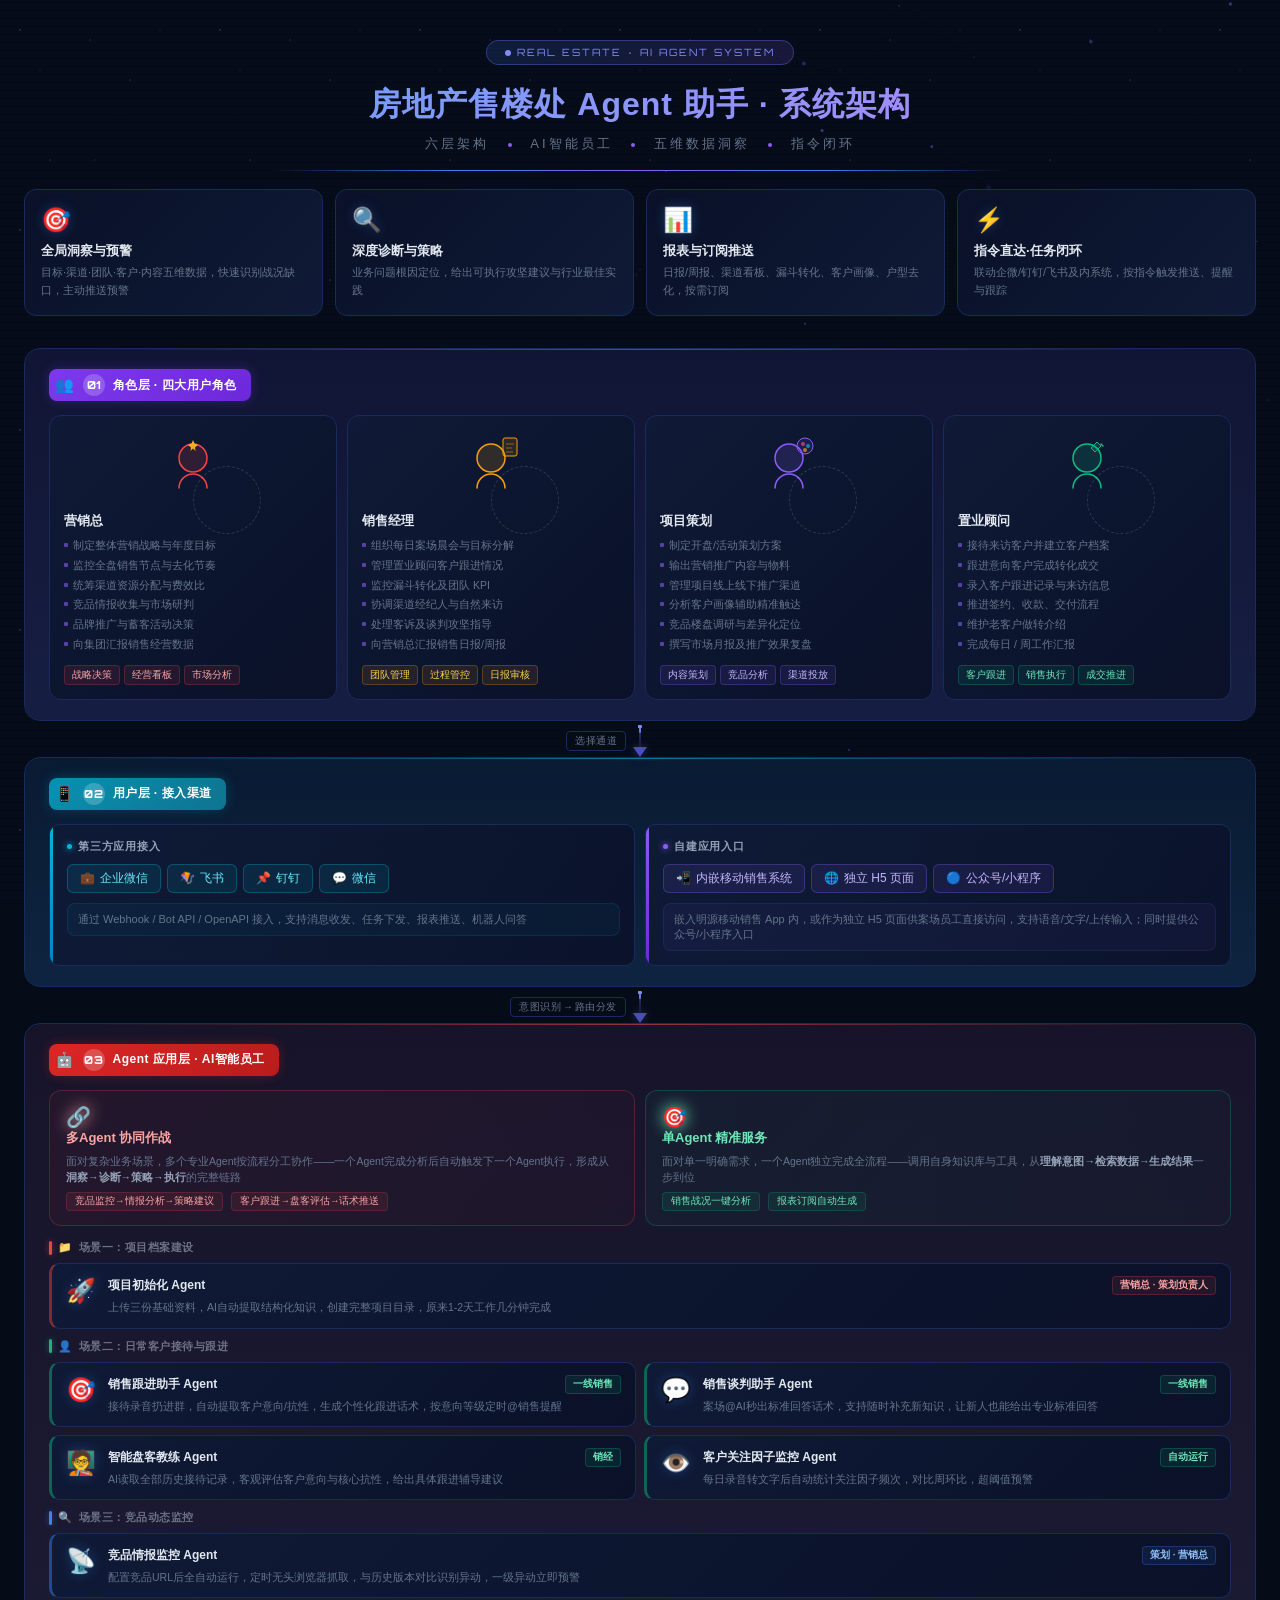
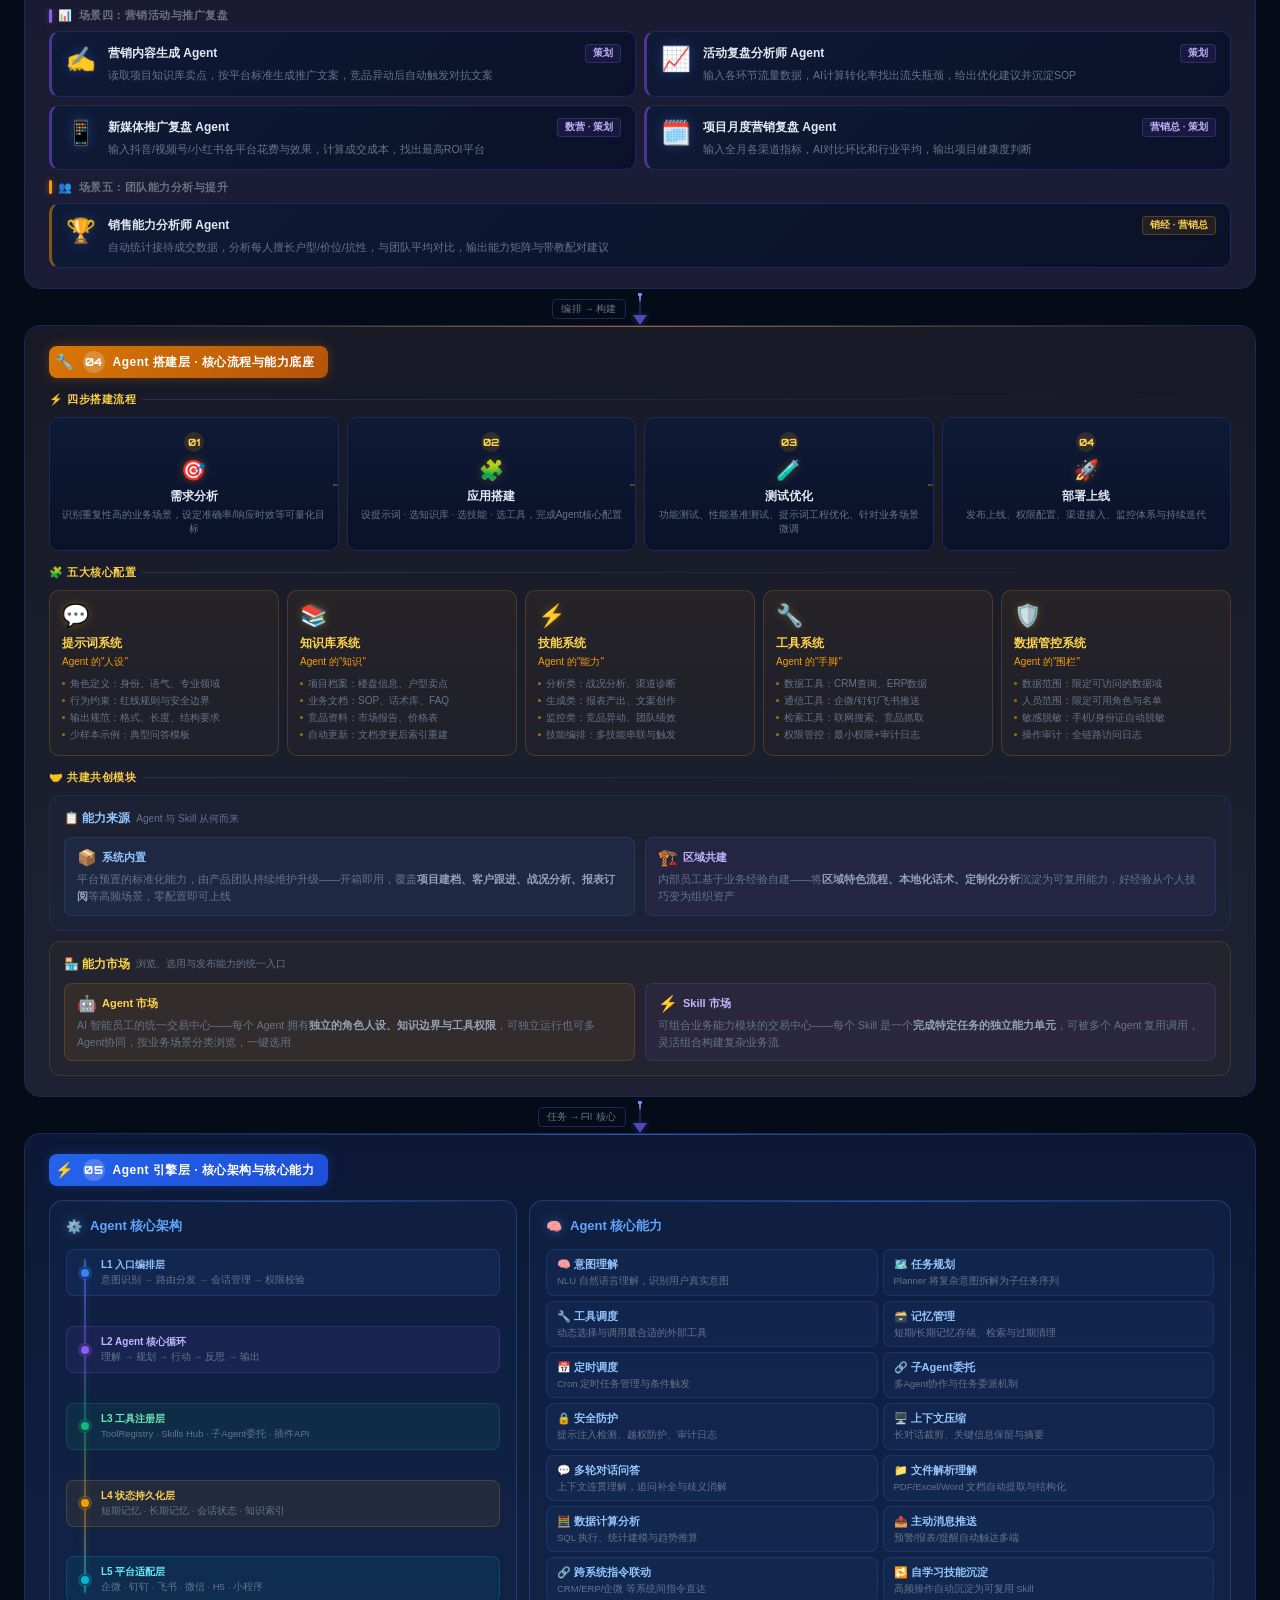
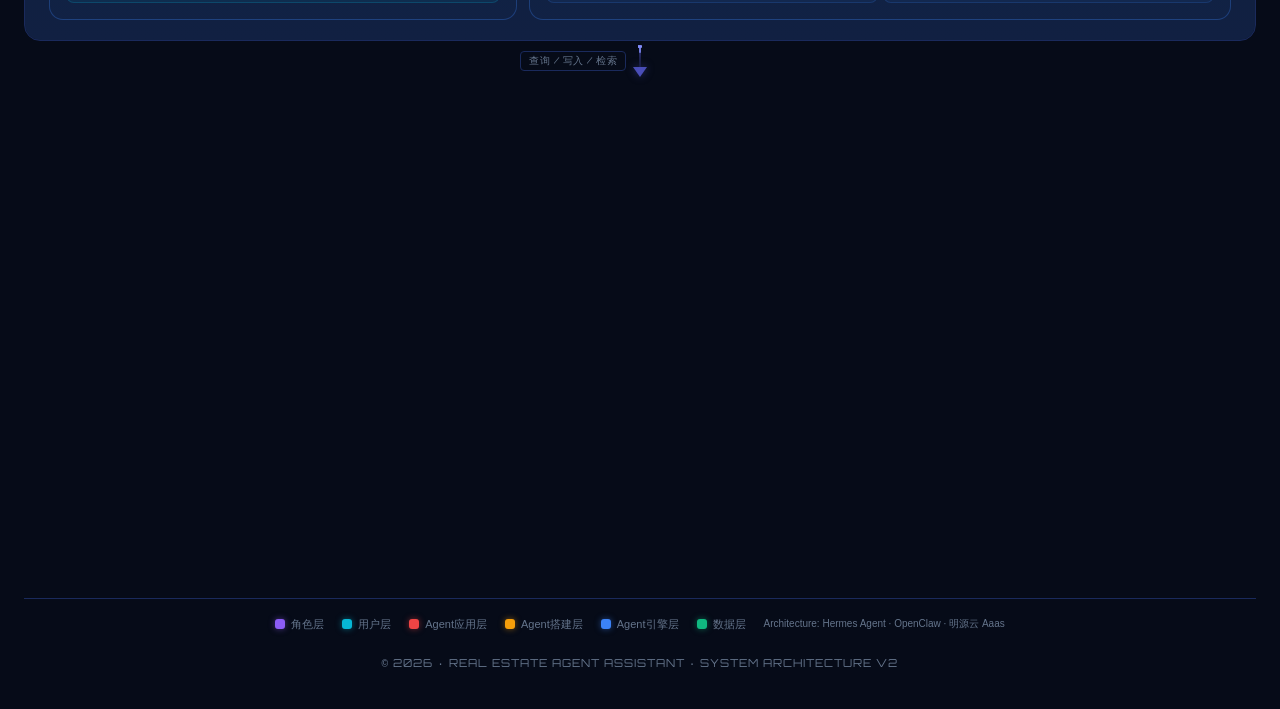
<file: real-estate-agent-architecture-v2.html>
<!DOCTYPE html>
<html lang="zh-CN">
<head>
  <meta charset="UTF-8" />
  <meta name="viewport" content="width=device-width, initial-scale=1.0" />
  <title>房地产售楼处 Agent 助手 · 系统架构图 V2</title>
  <style>
    @import url('https://fonts.googleapis.com/css2?family=Orbitron:wght@400;700;900&display=swap');
    :root {
      --bg: #060b18;
      --bg2: #0a1128;
      --bg3: #0f1a36;
      --border: #1a2a5c;
      --border-glow: #2563eb;
      --accent1: #3b82f6;
      --accent2: #8b5cf6;
      --accent3: #10b981;
      --accent4: #f59e0b;
      --accent5: #ef4444;
      --accent6: #06b6d4;
      --text: #e2e8f0;
      --text2: #64748b;
      --text3: #94a3b8;
    }
    * { box-sizing: border-box; margin: 0; padding: 0; }
    body {
      background: var(--bg);
      color: var(--text);
      font-family: -apple-system, BlinkMacSystemFont, 'PingFang SC', 'Microsoft YaHei', sans-serif;
      min-height: 100vh;
      padding: 40px 24px;
      overflow-x: hidden;
      position: relative;
    }
    /* ===== 星空背景 ===== */
    body::before {
      content: '';
      position: fixed;
      inset: 0;
      background:
        radial-gradient(1.5px 1.5px at 20px 30px, #fff3, transparent),
        radial-gradient(1px 1px at 40px 70px, #fff2, transparent),
        radial-gradient(1.5px 1.5px at 50px 160px, #fff2, transparent),
        radial-gradient(1px 1px at 90px 40px, #fff3, transparent),
        radial-gradient(1.5px 1.5px at 130px 80px, #fff2, transparent),
        radial-gradient(1px 1px at 160px 30px, #fff2, transparent);
      background-size: 200px 200px;
      animation: starDrift 60s linear infinite;
      pointer-events: none;
      z-index: 0;
    }
    @keyframes starDrift {
      0% { transform: translateY(0); }
      100% { transform: translateY(-200px); }
    }
    /* ===== 扫描线效果 ===== */
    body::after {
      content: '';
      position: fixed;
      inset: 0;
      background: repeating-linear-gradient(
        0deg,
        transparent,
        transparent 3px,
        rgba(59,130,246,.02) 3px,
        rgba(59,130,246,.02) 4px
      );
      pointer-events: none;
      z-index: 1;
    }
    /* ===== 主容器 ===== */
    .main-wrap {
      position: relative;
      z-index: 2;
      max-width: 1360px;
      margin: 0 auto;
    }
    /* ===== Header ===== */
    .header {
      text-align: center;
      margin-bottom: 36px;
      position: relative;
    }
    .header::after {
      content: '';
      position: absolute;
      bottom: -18px;
      left: 50%;
      transform: translateX(-50%);
      width: 60%;
      height: 1px;
      background: linear-gradient(90deg, transparent, var(--accent1), var(--accent2), var(--accent1), transparent);
    }
    .badge {
      display: inline-flex;
      align-items: center;
      gap: 6px;
      background: linear-gradient(135deg, rgba(59,130,246,.15), rgba(139,92,246,.15));
      border: 1px solid rgba(99,102,241,.4);
      border-radius: 20px;
      padding: 5px 18px;
      font-family: 'Orbitron', monospace;
      font-size: 10px;
      color: #818cf8;
      letter-spacing: 2px;
      margin-bottom: 18px;
      animation: badgeGlow 3s ease-in-out infinite;
    }
    @keyframes badgeGlow {
      0%, 100% { box-shadow: 0 0 8px rgba(99,102,241,.2); }
      50% { box-shadow: 0 0 20px rgba(99,102,241,.4); }
    }
    .badge .dot {
      width: 6px; height: 6px;
      border-radius: 50%;
      background: #818cf8;
      animation: pulse 2s ease-in-out infinite;
    }
    @keyframes pulse {
      0%, 100% { opacity: 1; transform: scale(1); }
      50% { opacity: .4; transform: scale(.7); }
    }
    .header h1 {
      font-size: 32px;
      font-weight: 800;
      background: linear-gradient(135deg, #60a5fa 0%, #a78bfa 40%, #34d399 70%, #fbbf24 100%);
      background-size: 200% 200%;
      -webkit-background-clip: text;
      -webkit-text-fill-color: transparent;
      background-clip: text;
      animation: gradShift 6s ease-in-out infinite;
      margin-bottom: 8px;
      letter-spacing: 1px;
    }
    @keyframes gradShift {
      0%, 100% { background-position: 0% 50%; }
      50% { background-position: 100% 50%; }
    }
    .header p {
      color: var(--text2);
      font-size: 13px;
      letter-spacing: 3px;
    }
    .header p span {
      display: inline-block;
      width: 4px; height: 4px;
      background: var(--accent2);
      border-radius: 50%;
      margin: 0 12px;
      vertical-align: middle;
    }

    /* ===== Core Capabilities ===== */
    .cap-banner {
      display: grid;
      grid-template-columns: repeat(4, 1fr);
      gap: 12px;
      margin-bottom: 32px;
    }
    .cap-card {
      position: relative;
      background: linear-gradient(135deg, var(--bg2), var(--bg3));
      border: 1px solid var(--border);
      border-radius: 12px;
      padding: 16px;
      overflow: hidden;
      transition: all .3s ease;
    }
    .cap-card::before {
      content: '';
      position: absolute;
      top: 0; left: 0; right: 0;
      height: 2px;
      border-radius: 12px 12px 0 0;
    }
    .cap-card:nth-child(1)::before { background: linear-gradient(90deg, #3b82f6, #06b6d4); }
    .cap-card:nth-child(2)::before { background: linear-gradient(90deg, #8b5cf6, #ec4899); }
    .cap-card:nth-child(3)::before { background: linear-gradient(90deg, #10b981, #06b6d4); }
    .cap-card:nth-child(4)::before { background: linear-gradient(90deg, #f59e0b, #ef4444); }
    .cap-card:hover {
      border-color: rgba(99,102,241,.4);
      transform: translateY(-3px);
      box-shadow: 0 8px 30px rgba(59,130,246,.12);
    }
    .cap-card::after {
      content: '';
      position: absolute;
      inset: 0;
      border-radius: 12px;
      background: radial-gradient(circle at 50% 0%, rgba(99,102,241,.08), transparent 70%);
      opacity: 0;
      transition: opacity .3s;
    }
    .cap-card:hover::after { opacity: 1; }
    .cap-icon {
      font-size: 24px;
      margin-bottom: 8px;
      display: block;
      filter: drop-shadow(0 0 6px rgba(59,130,246,.3));
    }
    .cap-title {
      font-size: 13px;
      font-weight: 700;
      color: var(--text);
      margin-bottom: 4px;
      position: relative;
    }
    .cap-desc {
      font-size: 11px;
      color: var(--text2);
      line-height: 1.6;
      position: relative;
    }

    /* ===== Architecture Container ===== */
    .arch {
      display: flex;
      flex-direction: column;
      gap: 0;
    }

    /* ===== Layer ===== */
    .layer {
      position: relative;
      margin-bottom: 4px;
    }
    .layer-inner {
      position: relative;
      border: 1px solid var(--border);
      border-radius: 16px;
      padding: 20px 24px;
      background: linear-gradient(180deg, var(--bg2), var(--bg3));
      overflow: hidden;
    }
    .layer-inner::before {
      content: '';
      position: absolute;
      inset: 0;
      border-radius: 16px;
      opacity: .06;
      pointer-events: none;
    }
    .layer-inner::after {
      content: '';
      position: absolute;
      top: 0; left: 0; right: 0;
      height: 1px;
      border-radius: 16px 16px 0 0;
      opacity: .6;
    }
    .layer-role .layer-inner::before { background: var(--accent2); }
    .layer-role .layer-inner::after { background: linear-gradient(90deg, transparent 5%, var(--accent2), transparent 95%); }
    .layer-user .layer-inner::before { background: var(--accent6); }
    .layer-user .layer-inner::after { background: linear-gradient(90deg, transparent 5%, var(--accent6), transparent 95%); }
    .layer-app .layer-inner::before { background: var(--accent5); }
    .layer-app .layer-inner::after { background: linear-gradient(90deg, transparent 5%, var(--accent5), transparent 95%); }
    .layer-build .layer-inner::before { background: var(--accent4); }
    .layer-build .layer-inner::after { background: linear-gradient(90deg, transparent 5%, var(--accent4), transparent 95%); }
    .layer-agent .layer-inner::before { background: var(--accent1); }
    .layer-agent .layer-inner::after { background: linear-gradient(90deg, transparent 5%, var(--accent1), transparent 95%); }
    .layer-data .layer-inner::before { background: var(--accent3); }
    .layer-data .layer-inner::after { background: linear-gradient(90deg, transparent 5%, var(--accent3), transparent 95%); }

    /* ===== Layer Label ===== */
    .layer-label {
      display: inline-flex;
      align-items: center;
      gap: 8px;
      padding: 5px 14px 5px 6px;
      border-radius: 8px;
      font-size: 12px;
      font-weight: 700;
      color: #fff;
      margin-bottom: 14px;
      letter-spacing: .5px;
      position: relative;
    }
    .layer-label .icon { font-size: 15px; }
    .layer-num {
      display: inline-flex;
      align-items: center;
      justify-content: center;
      width: 22px; height: 22px;
      border-radius: 50%;
      background: rgba(255,255,255,.2);
      font-size: 11px;
      font-weight: 800;
      font-family: 'Orbitron', monospace;
    }
    .layer-role .layer-label  { background: linear-gradient(135deg, #7c3aed, #6d28d9); box-shadow: 0 0 12px rgba(124,58,237,.3); }
    .layer-user .layer-label  { background: linear-gradient(135deg, #0891b2, #0e7490); box-shadow: 0 0 12px rgba(8,145,178,.3); }
    .layer-app .layer-label   { background: linear-gradient(135deg, #dc2626, #b91c1c); box-shadow: 0 0 12px rgba(220,38,38,.3); }
    .layer-build .layer-label { background: linear-gradient(135deg, #d97706, #b45309); box-shadow: 0 0 12px rgba(217,119,6,.3); }
    .layer-agent .layer-label { background: linear-gradient(135deg, #2563eb, #1d4ed8); box-shadow: 0 0 12px rgba(37,99,235,.3); }
    .layer-data .layer-label  { background: linear-gradient(135deg, #059669, #047857); box-shadow: 0 0 12px rgba(5,150,105,.3); }

    /* ===== Arrow Divider ===== */
    .arrow-divider {
      display: flex;
      flex-direction: column;
      align-items: center;
      height: 32px;
      position: relative;
      z-index: 2;
    }
    .arrow-line {
      width: 2px;
      flex: 1;
      position: relative;
      overflow: hidden;
    }
    .arrow-line::before {
      content: '';
      position: absolute;
      inset: 0;
      background: linear-gradient(to bottom, rgba(99,102,241,.5), rgba(99,102,241,.1));
    }
    .arrow-line::after {
      content: '';
      position: absolute;
      left: 0; right: 0;
      height: 8px;
      background: rgba(129,140,248,.8);
      border-radius: 2px;
      animation: flowDown 1.5s ease-in-out infinite;
    }
    @keyframes flowDown {
      0% { top: -8px; opacity: 0; }
      30% { opacity: 1; }
      70% { opacity: 1; }
      100% { top: calc(100% + 8px); opacity: 0; }
    }
    .arrow-head {
      width: 0; height: 0;
      border-left: 7px solid transparent;
      border-right: 7px solid transparent;
      border-top: 10px solid rgba(99,102,241,.7);
      filter: drop-shadow(0 0 4px rgba(99,102,241,.5));
    }
    .arrow-label {
      position: absolute;
      right: calc(50% + 14px);
      top: 50%;
      transform: translateY(-50%);
      font-size: 10px;
      color: var(--text2);
      white-space: nowrap;
      background: var(--bg);
      padding: 2px 8px;
      border-radius: 4px;
      border: 1px solid var(--border);
      font-family: 'Orbitron', monospace;
      letter-spacing: .5px;
    }

    /* ===== Sub-section groups ===== */
    .groups { display: grid; gap: 10px; }
    .groups-2 { grid-template-columns: 1fr 1fr; }
    .groups-4 { grid-template-columns: repeat(4, 1fr); }
    .groups-3 { grid-template-columns: repeat(3, 1fr); }

    .group-box {
      background: linear-gradient(135deg, rgba(15,26,54,.8), rgba(10,17,40,.9));
      border: 1px solid var(--border);
      border-radius: 10px;
      padding: 14px;
      position: relative;
      overflow: hidden;
    }
    .group-box::before {
      content: '';
      position: absolute;
      top: 0; left: 0;
      width: 3px; height: 100%;
      border-radius: 10px 0 0 10px;
    }
    .group-title {
      font-size: 11px;
      font-weight: 700;
      color: var(--text3);
      letter-spacing: .8px;
      margin-bottom: 10px;
      display: flex;
      align-items: center;
      gap: 6px;
    }

    /* ===== Chips ===== */
    .chips { display: flex; flex-wrap: wrap; gap: 6px; }
    .chip {
      display: inline-flex;
      align-items: center;
      gap: 5px;
      padding: 5px 12px;
      border-radius: 6px;
      font-size: 12px;
      font-weight: 500;
      border: 1px solid;
      transition: all .2s;
    }
    .chip:hover { transform: translateY(-1px); }
    .chip-cyan   { background: rgba(6,182,212,.1);  border-color: rgba(6,182,212,.3);  color: #67e8f9; }
    .chip-purple { background: rgba(139,92,246,.1); border-color: rgba(139,92,246,.3); color: #c4b5fd; }
    .chip-blue   { background: rgba(59,130,246,.1); border-color: rgba(59,130,246,.3); color: #93c5fd; }
    .chip-green  { background: rgba(16,185,129,.1); border-color: rgba(16,185,129,.3); color: #6ee7b7; }
    .chip-amber  { background: rgba(245,158,11,.1); border-color: rgba(245,158,11,.3); color: #fcd34d; }
    .chip-red    { background: rgba(239,68,68,.1);  border-color: rgba(239,68,68,.3);  color: #fca5a5; }

    /* ===== Role Cards ===== */
    .role-card {
      background: linear-gradient(135deg, var(--bg3), var(--bg2));
      border: 1px solid var(--border);
      border-radius: 12px;
      padding: 14px;
      transition: all .3s ease;
      position: relative;
      overflow: hidden;
    }
    .role-card::after {
      content: '';
      position: absolute;
      inset: 0;
      border-radius: 12px;
      background: radial-gradient(circle at 50% 0%, rgba(139,92,246,.06), transparent 70%);
      opacity: 0;
      transition: opacity .3s;
    }
    .role-card:hover {
      border-color: rgba(139,92,246,.4);
      transform: translateY(-3px);
      box-shadow: 0 8px 24px rgba(139,92,246,.1);
    }
    .role-card:hover::after { opacity: 1; }
    .role-avatar {
      width: 36px; height: 36px;
      border-radius: 10px;
      display: flex; align-items: center; justify-content: center;
      font-size: 18px;
      margin-bottom: 10px;
      position: relative;
    }
    .role-avatar::after {
      content: '';
      position: absolute;
      inset: -2px;
      border-radius: 12px;
      background: inherit;
      opacity: .3;
      filter: blur(6px);
      z-index: -1;
    }
    .role-name {
      font-size: 13px; font-weight: 700; color: var(--text); margin-bottom: 6px;
    }
    .role-duties { list-style: none; }
    .role-duties li {
      font-size: 10.5px;
      color: var(--text2);
      padding: 2px 0;
      display: flex;
      align-items: flex-start;
      gap: 5px;
      line-height: 1.5;
    }
    .role-duties li::before {
      content: '';
      width: 4px; height: 4px;
      border-radius: 1px;
      background: var(--accent2);
      flex-shrink: 0;
      margin-top: 5px;
      opacity: .6;
    }
    .role-tags {
      margin-top: 10px;
      display: flex; flex-wrap: wrap; gap: 4px;
      position: relative;
    }
    .role-tag {
      font-size: 10px;
      padding: 2px 7px;
      border-radius: 4px;
      border: 1px solid;
    }

    /* ===== Agent运行模式 ===== */
    .mode-card {
      border-radius: 12px;
      padding: 14px 16px;
      position: relative;
      overflow: hidden;
      transition: all .3s;
    }
    .mode-card:hover {
      transform: translateY(-2px);
    }
    .mode-card .mode-icon {
      font-size: 20px;
      display: inline-block;
      filter: drop-shadow(0 0 8px currentColor);
    }
    .mode-card .mode-title {
      font-size: 13px;
      font-weight: 700;
      margin-bottom: 6px;
    }
    .mode-card .mode-desc {
      font-size: 10.5px;
      color: var(--text2);
      line-height: 1.6;
    }
    .mode-card .mode-tag {
      display: inline-block;
      font-size: 9.5px;
      padding: 2px 8px;
      border-radius: 4px;
      border: 1px solid;
      margin-top: 6px;
      margin-right: 4px;
    }
    .mode-multi {
      background: linear-gradient(135deg, rgba(239,68,68,.06), rgba(239,68,68,.02));
      border: 1px solid rgba(239,68,68,.25);
    }
    .mode-multi:hover { border-color: rgba(239,68,68,.5); box-shadow: 0 4px 20px rgba(239,68,68,.1); }
    .mode-multi .mode-icon, .mode-multi .mode-title { color: #fca5a5; }
    .mode-multi .mode-tag { background: rgba(239,68,68,.1); border-color: rgba(239,68,68,.2); color: #fca5a5; }
    .mode-single {
      background: linear-gradient(135deg, rgba(16,185,129,.06), rgba(16,185,129,.02));
      border: 1px solid rgba(16,185,129,.25);
    }
    .mode-single:hover { border-color: rgba(16,185,129,.5); box-shadow: 0 4px 20px rgba(16,185,129,.1); }
    .mode-single .mode-icon, .mode-single .mode-title { color: #6ee7b7; }
    .mode-single .mode-tag { background: rgba(16,185,129,.1); border-color: rgba(16,185,129,.2); color: #6ee7b7; }

    /* ===== Agent Cards (AI Employees) ===== */
    .scene-section { margin-bottom: 10px; }
    .scene-title {
      font-size: 11px; font-weight: 700; color: var(--text2);
      letter-spacing: .5px; margin-bottom: 8px;
      display: flex; align-items: center; gap: 6px;
      text-transform: uppercase;
    }
    .scene-title::before {
      content: '';
      width: 3px; height: 14px;
      border-radius: 2px;
      flex-shrink: 0;
    }
    .scene-red::before { background: #ef4444; box-shadow: 0 0 6px rgba(239,68,68,.5); }
    .scene-green::before { background: #10b981; box-shadow: 0 0 6px rgba(16,185,129,.5); }
    .scene-blue::before { background: #3b82f6; box-shadow: 0 0 6px rgba(59,130,246,.5); }
    .scene-purple::before { background: #8b5cf6; box-shadow: 0 0 6px rgba(139,92,246,.5); }
    .scene-amber::before { background: #f59e0b; box-shadow: 0 0 6px rgba(245,158,11,.5); }

    .agent-cards { display: grid; grid-template-columns: 1fr; gap: 8px; }
    .agent-cards.cols-2 { grid-template-columns: repeat(2, 1fr); }
    .agent-card {
      background: linear-gradient(135deg, var(--bg3), var(--bg2));
      border: 1px solid var(--border);
      border-radius: 10px;
      padding: 12px 14px;
      display: flex; align-items: flex-start; gap: 12px;
      transition: all .3s ease;
      position: relative;
      overflow: hidden;
    }
    .agent-card::before {
      content: '';
      position: absolute;
      left: 0; top: 0; bottom: 0;
      width: 3px;
      border-radius: 10px 0 0 10px;
    }
    .agent-card:hover {
      transform: translateY(-2px);
      box-shadow: 0 6px 20px rgba(0,0,0,.3);
    }
    .agent-card-icon {
      font-size: 24px;
      flex-shrink: 0;
      margin-top: 1px;
      filter: drop-shadow(0 0 6px rgba(59,130,246,.3));
    }
    .agent-card-body { flex: 1; min-width: 0; position: relative; }
    .agent-card-name {
      font-size: 12px; font-weight: 700; color: var(--text); margin-bottom: 4px;
      display: flex; align-items: center; justify-content: space-between; gap: 8px;
    }
    .agent-card-desc {
      font-size: 10.5px; color: var(--text2); line-height: 1.55;
    }
    .agent-card-tag {
      font-size: 9.5px; padding: 2px 7px; border-radius: 4px;
      flex-shrink: 0; border: 1px solid;
    }

    /* ===== Build Layer ===== */
    .build-flow {
      display: grid;
      gap: 8px;
      margin-bottom: 14px;
    }
    .build-flow.cols-4 { grid-template-columns: repeat(4, 1fr); }
    .build-step {
      background: linear-gradient(180deg, var(--bg3), var(--bg2));
      border: 1px solid var(--border);
      border-radius: 10px;
      padding: 14px 10px;
      text-align: center;
      position: relative;
      overflow: hidden;
      transition: all .3s;
    }
    .build-step::before {
      content: '';
      position: absolute;
      top: 0; left: 0; right: 0;
      height: 2px;
      background: linear-gradient(90deg, var(--accent4), var(--accent1));
      opacity: 0;
      transition: opacity .3s;
    }
    .build-step:hover::before { opacity: 1; }
    .build-step:hover {
      border-color: rgba(245,158,11,.4);
      transform: translateY(-2px);
      box-shadow: 0 6px 20px rgba(245,158,11,.1);
    }
    .build-step-num {
      display: inline-flex; align-items: center; justify-content: center;
      width: 20px; height: 20px; border-radius: 50%;
      background: rgba(245,158,11,.15);
      color: #fcd34d;
      font-size: 10px; font-weight: 800;
      font-family: 'Orbitron', monospace;
      margin-bottom: 6px;
    }
    .build-step-icon { font-size: 20px; margin-bottom: 6px; display: block; filter: drop-shadow(0 0 4px rgba(245,158,11,.3)); }
    .build-step-title { font-size: 12px; font-weight: 700; color: var(--text); margin-bottom: 3px; }
    .build-step-desc { font-size: 10px; color: var(--text2); line-height: 1.4; }

    .section-label {
      font-size: 11px; font-weight: 700; letter-spacing: .5px; margin-bottom: 10px;
      display: flex; align-items: center; gap: 6px;
    }
    .section-label .line {
      flex: 1; height: 1px;
      background: linear-gradient(90deg, var(--border), transparent);
    }

    .build-core-systems {
      display: grid;
      grid-template-columns: repeat(5, 1fr);
      gap: 8px;
    }
    .core-sys-card {
      background: linear-gradient(180deg, rgba(245,158,11,.06), rgba(245,158,11,.02));
      border: 1px solid rgba(245,158,11,.2);
      border-radius: 10px;
      padding: 12px;
      transition: all .3s;
      position: relative;
    }
    .core-sys-card::before {
      content: '';
      position: absolute;
      top: 0; left: 0; right: 0;
      height: 2px;
      border-radius: 10px 10px 0 0;
      background: linear-gradient(90deg, transparent, rgba(245,158,11,.5), transparent);
      opacity: 0;
      transition: opacity .3s;
    }
    .core-sys-card:hover::before { opacity: 1; }
    .core-sys-card:hover {
      border-color: rgba(245,158,11,.4);
      transform: translateY(-2px);
      box-shadow: 0 4px 16px rgba(245,158,11,.08);
    }
    .core-sys-icon { font-size: 22px; margin-bottom: 6px; filter: drop-shadow(0 0 4px rgba(245,158,11,.3)); }
    .core-sys-title { font-size: 12px; font-weight: 700; color: #fcd34d; margin-bottom: 3px; }
    .core-sys-role { font-size: 10px; color: var(--accent4); margin-bottom: 6px; }
    .core-sys-items { list-style: none; }
    .core-sys-items li {
      font-size: 10px; color: var(--text2); padding: 1.5px 0;
      display: flex; align-items: flex-start; gap: 5px; line-height: 1.4;
    }
    .core-sys-items li::before {
      content: '';
      width: 3px; height: 3px;
      border-radius: 50%;
      background: var(--accent4);
      flex-shrink: 0;
      margin-top: 5px;
      opacity: .6;
    }

    /* ===== 共建共创区块 ===== */
    .eco-block {
      border-radius: 12px;
      padding: 14px;
      position: relative;
      overflow: hidden;
    }
    .eco-block-title {
      font-size: 12px; font-weight: 700; margin-bottom: 10px;
      display: flex; align-items: center; gap: 6px;
    }
    .eco-sub-card {
      border-radius: 8px;
      padding: 10px 12px;
      transition: all .2s;
    }
    .eco-sub-card:hover { transform: translateY(-1px); }
    .eco-sub-title {
      display: flex; align-items: center; gap: 5px;
      margin-bottom: 4px;
    }
    .eco-sub-title span:first-child { font-size: 16px; }
    .eco-sub-title span:last-child { font-size: 11px; font-weight: 700; }
    .eco-sub-desc {
      font-size: 10.5px; color: var(--text2); line-height: 1.6;
    }

    /* ===== Agent Engine Layer ===== */
    .engine-grid {
      display: grid;
      grid-template-columns: 2fr 3fr;
      gap: 12px;
    }
    .agent-core {
      border: 1px solid rgba(59,130,246,.3);
      border-radius: 14px;
      padding: 16px;
      background: linear-gradient(180deg, rgba(59,130,246,.06), rgba(59,130,246,.02));
      position: relative;
      overflow: hidden;
    }
    .agent-core::before {
      content: '';
      position: absolute;
      top: 0; left: 0; right: 0;
      height: 1px;
      background: linear-gradient(90deg, transparent, rgba(59,130,246,.5), transparent);
    }
    .agent-core-title {
      font-size: 13px; font-weight: 700; color: #60a5fa;
      margin-bottom: 14px; display: flex; align-items: center; gap: 8px;
    }
    .agent-core-title .icon {
      filter: drop-shadow(0 0 6px rgba(59,130,246,.5));
    }

    /* ===== Architecture Timeline ===== */
    .arch-timeline {
      display: flex;
      flex-direction: column;
      flex: 1;
      justify-content: space-between;
      position: relative;
    }
    .arch-timeline::before {
      content: '';
      position: absolute;
      left: 18px;
      top: 10px;
      bottom: 10px;
      width: 2px;
      background: linear-gradient(to bottom, rgba(59,130,246,.6), rgba(139,92,246,.4), rgba(16,185,129,.4), rgba(245,158,11,.4), rgba(6,182,212,.6));
      border-radius: 1px;
      z-index: 0;
    }
    .arch-timeline::after {
      content: '';
      position: absolute;
      left: 17px; top: 10px; bottom: 10px; width: 4px;
      background: linear-gradient(to bottom, rgba(59,130,246,.15), rgba(139,92,246,.1), rgba(16,185,129,.1), rgba(245,158,11,.1), rgba(6,182,212,.15));
      border-radius: 2px;
      filter: blur(3px);
      z-index: 0;
    }
    .tl-item {
      position: relative;
      z-index: 1;
      border-radius: 8px;
      padding: 8px 12px 8px 34px;
      transition: all .2s;
    }
    .tl-item:hover { transform: translateX(3px); }
    .tl-dot {
      position: absolute;
      left: 12px; top: 50%;
      transform: translateY(-50%);
      width: 12px; height: 12px;
      border-radius: 50%;
      border: 2px solid var(--bg3);
      z-index: 2;
    }
    .tl-dot::after {
      content: '';
      position: absolute;
      inset: -3px;
      border-radius: 50%;
      opacity: .3;
      animation: dotPing 2s ease-out infinite;
    }
    @keyframes dotPing {
      0% { transform: scale(1); opacity: .3; }
      100% { transform: scale(1.8); opacity: 0; }
    }
    .tl-item-title { font-size: 10px; font-weight: 700; margin-bottom: 2px; }
    .tl-item-desc { font-size: 9.5px; color: var(--text2); }
    .tl-l1 { background: rgba(59,130,246,.08); border: 1px solid rgba(59,130,246,.2); }
    .tl-l1 .tl-dot { background: #3b82f6; }
    .tl-l1 .tl-dot::after { background: #3b82f6; }
    .tl-l1 .tl-item-title { color: #93c5fd; }
    .tl-l2 { background: rgba(139,92,246,.08); border: 1px solid rgba(139,92,246,.2); }
    .tl-l2 .tl-dot { background: #8b5cf6; }
    .tl-l2 .tl-dot::after { background: #8b5cf6; }
    .tl-l2 .tl-item-title { color: #c4b5fd; }
    .tl-l3 { background: rgba(16,185,129,.08); border: 1px solid rgba(16,185,129,.2); }
    .tl-l3 .tl-dot { background: #10b981; }
    .tl-l3 .tl-dot::after { background: #10b981; }
    .tl-l3 .tl-item-title { color: #6ee7b7; }
    .tl-l4 { background: rgba(245,158,11,.08); border: 1px solid rgba(245,158,11,.2); }
    .tl-l4 .tl-dot { background: #f59e0b; }
    .tl-l4 .tl-dot::after { background: #f59e0b; }
    .tl-l4 .tl-item-title { color: #fcd34d; }
    .tl-l5 { background: rgba(6,182,212,.08); border: 1px solid rgba(6,182,212,.2); }
    .tl-l5 .tl-dot { background: #06b6d4; }
    .tl-l5 .tl-dot::after { background: #06b6d4; }
    .tl-l5 .tl-item-title { color: #67e8f9; }

    /* ===== Skill Grid ===== */
    .skill-grid {
      display: grid;
      grid-template-columns: repeat(2, 1fr);
      gap: 5px;
      flex: 1;
      align-content: start;
    }
    .skill-item {
      background: rgba(59,130,246,.06);
      border: 1px solid rgba(59,130,246,.18);
      border-radius: 8px;
      padding: 7px 10px;
      transition: all .2s;
    }
    .skill-item:hover {
      border-color: rgba(59,130,246,.4);
      background: rgba(59,130,246,.1);
    }
    .skill-item-title {
      font-size: 11px; font-weight: 600; color: #93c5fd; margin-bottom: 2px;
    }
    .skill-item-desc { font-size: 9.5px; color: var(--text2); line-height: 1.4; }

    /* ===== Data Layer ===== */
    .data-source { display: flex; flex-direction: column; gap: 8px; }
    .data-item {
      display: flex; align-items: flex-start; gap: 10px;
      padding: 10px 12px;
      background: linear-gradient(135deg, var(--bg3), var(--bg2));
      border: 1px solid var(--border);
      border-radius: 10px;
      transition: all .2s;
    }
    .data-item:hover {
      border-color: rgba(59,130,246,.3);
      transform: translateX(3px);
    }
    .data-icon {
      width: 32px; height: 32px;
      border-radius: 8px;
      display: flex; align-items: center; justify-content: center;
      font-size: 16px;
      flex-shrink: 0;
    }
    .data-info-title { font-size: 12px; font-weight: 600; color: var(--text); margin-bottom: 2px; }
    .data-info-sub { font-size: 11px; color: var(--text2); line-height: 1.4; }
    .data-tags { display: flex; flex-wrap: wrap; gap: 4px; margin-top: 5px; }
    .data-tag {
      font-size: 9.5px; padding: 2px 7px; border-radius: 4px; font-weight: 500; border: 1px solid;
    }

    /* ===== Legend ===== */
    .legend {
      display: flex; justify-content: center; gap: 18px; flex-wrap: wrap;
      margin-top: 28px; padding-top: 18px;
      border-top: 1px solid var(--border);
    }
    .legend-item {
      display: flex; align-items: center; gap: 6px;
      font-size: 11px; color: var(--text2);
    }
    .legend-dot { width: 10px; height: 10px; border-radius: 3px; }

    /* ===== Footer ===== */
    .footer {
      text-align: center; margin-top: 24px;
      font-size: 11px; color: var(--text2);
      font-family: 'Orbitron', monospace;
      letter-spacing: 1px;
    }

    /* ===== 新增酷炫动效 ===== */
    /* 全局呼吸辉光 */
    @keyframes glowPulse {
      0%, 100% { filter: drop-shadow(0 0 4px currentColor); }
      50% { filter: drop-shadow(0 0 12px currentColor) drop-shadow(0 0 20px currentColor); }
    }
    .glow-animate { animation: glowPulse 3s ease-in-out infinite; }

    /* 卡片扫光效果 */
    .sweep-fx { position: relative; overflow: hidden; }
    .sweep-fx::before {
      content: '';
      position: absolute;
      top: 0; left: -100%;
      width: 60%; height: 100%;
      background: linear-gradient(90deg, transparent, rgba(255,255,255,.04), transparent);
      transition: left .6s ease;
      z-index: 5;
    }
    .sweep-fx:hover::before { left: 120%; }

    /* 层级入场动画 */
    .layer-inner, .cap-card, .mode-card {
      opacity: 0;
      transform: translateY(20px);
      animation: layerFadeIn .7s ease forwards;
    }
    .layer:nth-child(1) .layer-inner { animation-delay: .1s; }
    .cap-banner .cap-card:nth-child(1) { animation-delay: .15s; }
    .cap-banner .cap-card:nth-child(2) { animation-delay: .25s; }
    .cap-banner .cap-card:nth-child(3) { animation-delay: .35s; }
    .cap-banner .cap-card:nth-child(4) { animation-delay: .45s; }
    @keyframes layerFadeIn {
      to { opacity: 1; transform: translateY(0); }
    }

    /* 角色卡片浮动动画 */
    .role-card { animation: layerFadeIn .7s ease forwards, floatY 4s ease-in-out infinite .8s; }
    .role-card:nth-child(1) { animation-delay: .2s, 0s; }
    .role-card:nth-child(2) { animation-delay: .35s, .5s; }
    .role-card:nth-child(3) { animation-delay: .5s, 1s; }
    .role-card:nth-child(4) { animation-delay: .65s, 1.5s; }
    @keyframes floatY {
      0%, 100% { transform: translateY(0); }
      50% { transform: translateY(-4px); }
    }

    /* 角色SVG配图旋转光环 */
    @keyframes ringRotate {
      from { transform: translate(-50%,-50%) rotate(0deg); }
      to { transform: translate(-50%,-50%) rotate(360deg); }
    }
    .role-svg-wrap {
      position: relative;
      width: 72px; height: 72px;
      margin: 0 auto 10px;
    }
    .role-svg-wrap .ring {
      position: absolute;
      top: 50%; left: 50%;
      width: 68px; height: 68px;
      border: 1.5px dashed rgba(255,255,255,.15);
      border-radius: 50%;
      animation: ringRotate 12s linear infinite;
    }
    .role-svg-wrap svg {
      display: block;
      width: 72px; height: 72px;
    }

    /* 箭头数据流粒子 */
    .arrow-particles {
      position: absolute;
      left: 50%;
      top: 0; bottom: 0;
      width: 4px;
      transform: translateX(-50%);
      overflow: hidden;
      z-index: 1;
    }
    .arrow-particles span {
      position: absolute;
      left: 0; width: 2px; height: 3px;
      border-radius: 1px;
      background: #818cf8;
      animation: particleFall 1.8s linear infinite;
    }
    @keyframes particleFall {
      0% { top: -3px; opacity: 0; }
      10% { opacity: 1; }
      90% { opacity: 1; }
      100% { top: calc(100% + 3px); opacity: 0; }
    }

    /* Agent引擎层脑图脉冲 */
    @keyframes brainPulse {
      0%, 100% { transform: scale(1); opacity: .7; }
      50% { transform: scale(1.05); opacity: 1; }
    }
    .brain-pulse { animation: brainPulse 3s ease-in-out infinite; }

    /* 搭建流程步骤连线动画 */
    .build-flow.cols-4 { position: relative; }
    .build-flow.cols-4 .build-step:not(:last-child)::after {
      content: '';
      position: absolute;
      top: 50%; right: -5px;
      width: 10px; height: 2px;
      background: linear-gradient(90deg, rgba(245,158,11,.4), rgba(245,158,11,.1));
      z-index: 2;
    }
    .build-flow.cols-4 .build-step:not(:last-child)::before {
      content: '›';
      position: absolute;
      top: 50%; right: -8px;
      transform: translateY(-50%);
      color: rgba(245,158,11,.6);
      font-size: 16px;
      z-index: 3;
      animation: arrowPulse 2s ease-in-out infinite;
    }
    @keyframes arrowPulse {
      0%, 100% { opacity: .4; }
      50% { opacity: 1; }
    }

    /* 数据层流动边框 */
    @keyframes borderFlow {
      0% { background-position: 0% 50%; }
      50% { background-position: 100% 50%; }
      100% { background-position: 0% 50%; }
    }
    .layer-data .layer-inner {
      border-image: linear-gradient(90deg, var(--border), rgba(16,185,129,.4), var(--border)) 1;
      animation: borderFlow 4s ease-in-out infinite;
      background-size: 200% 200%;
    }

    /* Canvas 粒子背景 */
    #particleBg {
      position: fixed;
      inset: 0;
      z-index: 0;
      pointer-events: none;
    }

    /* 电路线纹理叠加 */
    .circuit-overlay {
      position: fixed;
      inset: 0;
      z-index: 0;
      pointer-events: none;
      opacity: .025;
      background-image:
        linear-gradient(rgba(99,102,241,.6) 1px, transparent 1px),
        linear-gradient(90deg, rgba(99,102,241,.6) 1px, transparent 1px),
        linear-gradient(45deg, rgba(99,102,241,.3) 1px, transparent 1px),
        linear-gradient(-45deg, rgba(99,102,241,.3) 1px, transparent 1px);
      background-size: 80px 80px, 80px 80px, 120px 120px, 120px 120px;
    }

    /* Agent Card 扫光 */
    .agent-card { overflow: hidden; }
    .agent-card::after {
      content: '';
      position: absolute;
      top: 0; left: -100%;
      width: 50%; height: 100%;
      background: linear-gradient(90deg, transparent, rgba(255,255,255,.03), transparent);
      transition: left .5s ease;
      z-index: 5;
    }
    .agent-card:hover::after { left: 120%; }

    /* ===== Responsive ===== */
    @media (max-width: 1000px) {
      .build-core-systems { grid-template-columns: repeat(3, 1fr); }
      .engine-grid { grid-template-columns: 1fr; }
    }
    @media (max-width: 900px) {
      .groups-4 { grid-template-columns: repeat(2, 1fr); }
      .cap-banner { grid-template-columns: repeat(2, 1fr); }
      .skill-grid { grid-template-columns: repeat(2, 1fr); }
      .build-flow.cols-4 { grid-template-columns: repeat(2, 1fr); }
    }
    @media (max-width: 600px) {
      body { padding: 20px 12px; }
      .groups-2, .groups-4, .groups-3 { grid-template-columns: 1fr; }
      .cap-banner { grid-template-columns: 1fr; }
      .build-core-systems { grid-template-columns: repeat(2, 1fr); }
      .build-flow.cols-4 { grid-template-columns: 1fr 1fr; }
      .agent-cards.cols-2 { grid-template-columns: 1fr; }
      .skill-grid { grid-template-columns: 1fr; }
    }
  </style>
</head>
<body>
<canvas id="particleBg"></canvas>
<div class="circuit-overlay"></div>

<div class="main-wrap">

<!-- ===== Header ===== -->
<div class="header">
  <div class="badge"><span class="dot"></span> REAL ESTATE · AI AGENT SYSTEM</div>
  <h1>房地产售楼处 Agent 助手 · 系统架构</h1>
  <p>六层架构 <span></span> AI智能员工 <span></span> 五维数据洞察 <span></span> 指令闭环</p>
</div>

<!-- ===== Core Capabilities ===== -->
<div class="cap-banner">
  <div class="cap-card sweep-fx">
    <span class="cap-icon glow-animate">🎯</span>
    <div class="cap-title">全局洞察与预警</div>
    <div class="cap-desc">目标·渠道·团队·客户·内容五维数据，快速识别战况缺口，主动推送预警</div>
  </div>
  <div class="cap-card sweep-fx">
    <span class="cap-icon glow-animate">🔍</span>
    <div class="cap-title">深度诊断与策略</div>
    <div class="cap-desc">业务问题根因定位，给出可执行攻坚建议与行业最佳实践</div>
  </div>
  <div class="cap-card sweep-fx">
    <span class="cap-icon glow-animate">📊</span>
    <div class="cap-title">报表与订阅推送</div>
    <div class="cap-desc">日报/周报、渠道看板、漏斗转化、客户画像、户型去化，按需订阅</div>
  </div>
  <div class="cap-card sweep-fx">
    <span class="cap-icon glow-animate">⚡</span>
    <div class="cap-title">指令直达·任务闭环</div>
    <div class="cap-desc">联动企微/钉钉/飞书及内系统，按指令触发推送、提醒与跟踪</div>
  </div>
</div>

<div class="arch">

  <!-- ============================== 第一层：角色层 ============================== -->
  <div class="layer layer-role">
    <div class="layer-inner">
      <div class="layer-label">
        <span class="icon">👥</span>
        <span class="layer-num">01</span>
        角色层 · 四大用户角色
      </div>

      <div class="groups groups-4">
        <!-- 营销总 -->
        <div class="role-card sweep-fx">
          <div class="role-svg-wrap">
            <div class="ring"></div>
            <svg viewBox="0 0 72 72" fill="none" xmlns="http://www.w3.org/2000/svg">
              <circle cx="36" cy="28" r="14" fill="rgba(239,68,68,.15)" stroke="#ef4444" stroke-width="1.5"/>
              <path d="M22 58c0-7.732 6.268-14 14-14s14 6.268 14 14" stroke="#ef4444" stroke-width="1.5" stroke-linecap="round"/>
              <!-- 星章 -->
              <path d="M36 10l1.5 3.5L41 15l-3 2.5L38.5 21 36 18.5 33.5 21l.5-3.5-3-2.5 3.5-1.5z" fill="#fbbf24" opacity=".9"/>
              <!-- 肩章线 -->
              <line x1="26" y1="38" x2="22" y2="32" stroke="rgba(239,68,68,.5)" stroke-width="1.5"/>
              <line x1="46" y1="38" x2="50" y2="32" stroke="rgba(239,68,68,.5)" stroke-width="1.5"/>
            </svg>
          </div>
          <div class="role-name">营销总</div>
          <ul class="role-duties">
            <li>制定整体营销战略与年度目标</li>
            <li>监控全盘销售节点与去化节奏</li>
            <li>统筹渠道资源分配与费效比</li>
            <li>竞品情报收集与市场研判</li>
            <li>品牌推广与蓄客活动决策</li>
            <li>向集团汇报销售经营数据</li>
          </ul>
          <div class="role-tags">
            <span class="role-tag" style="background:rgba(239,68,68,.1);color:#fca5a5;border-color:rgba(239,68,68,.25);">战略决策</span>
            <span class="role-tag" style="background:rgba(239,68,68,.1);color:#fca5a5;border-color:rgba(239,68,68,.25);">经营看板</span>
            <span class="role-tag" style="background:rgba(239,68,68,.1);color:#fca5a5;border-color:rgba(239,68,68,.25);">市场分析</span>
          </div>
        </div>

        <!-- 销售经理 -->
        <div class="role-card sweep-fx">
          <div class="role-svg-wrap">
            <div class="ring" style="animation-duration:10s;"></div>
            <svg viewBox="0 0 72 72" fill="none" xmlns="http://www.w3.org/2000/svg">
              <circle cx="36" cy="28" r="14" fill="rgba(245,158,11,.15)" stroke="#f59e0b" stroke-width="1.5"/>
              <path d="M22 58c0-7.732 6.268-14 14-14s14 6.268 14 14" stroke="#f59e0b" stroke-width="1.5" stroke-linecap="round"/>
              <!-- 夹板/清单 -->
              <rect x="48" y="8" width="14" height="18" rx="2" fill="rgba(245,158,11,.12)" stroke="#f59e0b" stroke-width="1"/>
              <line x1="51" y1="14" x2="59" y2="14" stroke="rgba(245,158,11,.5)" stroke-width="1"/>
              <line x1="51" y1="18" x2="57" y2="18" stroke="rgba(245,158,11,.5)" stroke-width="1"/>
              <line x1="51" y1="22" x2="58" y2="22" stroke="rgba(245,158,11,.5)" stroke-width="1"/>
            </svg>
          </div>
          <div class="role-name">销售经理</div>
          <ul class="role-duties">
            <li>组织每日案场晨会与目标分解</li>
            <li>管理置业顾问客户跟进情况</li>
            <li>监控漏斗转化及团队 KPI</li>
            <li>协调渠道经纪人与自然来访</li>
            <li>处理客诉及谈判攻坚指导</li>
            <li>向营销总汇报销售日报/周报</li>
          </ul>
          <div class="role-tags">
            <span class="role-tag" style="background:rgba(245,158,11,.1);color:#fcd34d;border-color:rgba(245,158,11,.25);">团队管理</span>
            <span class="role-tag" style="background:rgba(245,158,11,.1);color:#fcd34d;border-color:rgba(245,158,11,.25);">过程管控</span>
            <span class="role-tag" style="background:rgba(245,158,11,.1);color:#fcd34d;border-color:rgba(245,158,11,.25);">日报审核</span>
          </div>
        </div>

        <!-- 项目策划 -->
        <div class="role-card sweep-fx">
          <div class="role-svg-wrap">
            <div class="ring" style="animation-direction:reverse;"></div>
            <svg viewBox="0 0 72 72" fill="none" xmlns="http://www.w3.org/2000/svg">
              <circle cx="36" cy="28" r="14" fill="rgba(139,92,246,.15)" stroke="#8b5cf6" stroke-width="1.5"/>
              <path d="M22 58c0-7.732 6.268-14 14-14s14 6.268 14 14" stroke="#8b5cf6" stroke-width="1.5" stroke-linecap="round"/>
              <!-- 画笔/调色盘 -->
              <circle cx="52" cy="16" r="8" fill="rgba(139,92,246,.12)" stroke="#8b5cf6" stroke-width="1"/>
              <circle cx="50" cy="14" r="2" fill="#ec4899" opacity=".7"/>
              <circle cx="55" cy="16" r="2" fill="#06b6d4" opacity=".7"/>
              <circle cx="52" cy="20" r="2" fill="#f59e0b" opacity=".7"/>
            </svg>
          </div>
          <div class="role-name">项目策划</div>
          <ul class="role-duties">
            <li>制定开盘/活动策划方案</li>
            <li>输出营销推广内容与物料</li>
            <li>管理项目线上线下推广渠道</li>
            <li>分析客户画像辅助精准触达</li>
            <li>竞品楼盘调研与差异化定位</li>
            <li>撰写市场月报及推广效果复盘</li>
          </ul>
          <div class="role-tags">
            <span class="role-tag" style="background:rgba(139,92,246,.1);color:#c4b5fd;border-color:rgba(139,92,246,.25);">内容策划</span>
            <span class="role-tag" style="background:rgba(139,92,246,.1);color:#c4b5fd;border-color:rgba(139,92,246,.25);">竞品分析</span>
            <span class="role-tag" style="background:rgba(139,92,246,.1);color:#c4b5fd;border-color:rgba(139,92,246,.25);">渠道投放</span>
          </div>
        </div>

        <!-- 置业顾问 -->
        <div class="role-card sweep-fx">
          <div class="role-svg-wrap">
            <div class="ring" style="animation-duration:15s;"></div>
            <svg viewBox="0 0 72 72" fill="none" xmlns="http://www.w3.org/2000/svg">
              <circle cx="36" cy="28" r="14" fill="rgba(16,185,129,.15)" stroke="#10b981" stroke-width="1.5"/>
              <path d="M22 58c0-7.732 6.268-14 14-14s14 6.268 14 14" stroke="#10b981" stroke-width="1.5" stroke-linecap="round"/>
              <!-- 握手图标 -->
              <path d="M46 12l4 4-6 6-4-4z" fill="rgba(16,185,129,.2)" stroke="#10b981" stroke-width="1"/>
              <path d="M50 14l2 2" stroke="#10b981" stroke-width="1.5" stroke-linecap="round"/>
            </svg>
          </div>
          <div class="role-name">置业顾问</div>
          <ul class="role-duties">
            <li>接待来访客户并建立客户档案</li>
            <li>跟进意向客户完成转化成交</li>
            <li>录入客户跟进记录与来访信息</li>
            <li>推进签约、收款、交付流程</li>
            <li>维护老客户做转介绍</li>
            <li>完成每日 / 周工作汇报</li>
          </ul>
          <div class="role-tags">
            <span class="role-tag" style="background:rgba(16,185,129,.1);color:#6ee7b7;border-color:rgba(16,185,129,.25);">客户跟进</span>
            <span class="role-tag" style="background:rgba(16,185,129,.1);color:#6ee7b7;border-color:rgba(16,185,129,.25);">销售执行</span>
            <span class="role-tag" style="background:rgba(16,185,129,.1);color:#6ee7b7;border-color:rgba(16,185,129,.25);">成交推进</span>
          </div>
        </div>
      </div>
    </div>
  </div>

  <!-- Arrow -->
  <div class="arrow-divider">
    <div class="arrow-line"></div>
    <div class="arrow-particles">
      <span style="left:0;animation-delay:0s;"></span>
      <span style="left:2px;animation-delay:.4s;"></span>
      <span style="left:-1px;animation-delay:.9s;"></span>
    </div>
    <div class="arrow-head"></div>
    <div class="arrow-label">选择通道</div>
  </div>

  <!-- ============================== 第二层：用户层 ============================== -->
  <div class="layer layer-user">
    <div class="layer-inner">
      <div class="layer-label">
        <span class="icon">📱</span>
        <span class="layer-num">02</span>
        用户层 · 接入渠道
      </div>

      <div class="groups groups-2">
        <!-- 第三方应用 -->
        <div class="group-box" style="padding-left:17px;">
          <div style="position:absolute;left:0;top:0;bottom:0;width:3px;border-radius:10px 0 0 10px;background:linear-gradient(180deg,#06b6d4,#0284c7);"></div>
          <div class="group-title">
            <span style="width:5px;height:5px;border-radius:50%;background:#06b6d4;box-shadow:0 0 6px #06b6d4;"></span>
            第三方应用接入
          </div>
          <div class="chips">
            <div class="chip chip-cyan"><span>💼</span> 企业微信</div>
            <div class="chip chip-cyan"><span>🪁</span> 飞书</div>
            <div class="chip chip-cyan"><span>📌</span> 钉钉</div>
            <div class="chip chip-cyan"><span>💬</span> 微信</div>
          </div>
          <div style="margin-top:10px;font-size:11px;color:var(--text2);padding:8px 10px;background:rgba(6,182,212,.05);border-radius:8px;border:1px solid rgba(6,182,212,.12);">
            通过 Webhook / Bot API / OpenAPI 接入，支持消息收发、任务下发、报表推送、机器人问答
          </div>
        </div>

        <!-- 自建应用 -->
        <div class="group-box" style="padding-left:17px;">
          <div style="position:absolute;left:0;top:0;bottom:0;width:3px;border-radius:10px 0 0 10px;background:linear-gradient(180deg,#8b5cf6,#6d28d9);"></div>
          <div class="group-title">
            <span style="width:5px;height:5px;border-radius:50%;background:#8b5cf6;box-shadow:0 0 6px #8b5cf6;"></span>
            自建应用入口
          </div>
          <div class="chips">
            <div class="chip chip-purple"><span>📲</span> 内嵌移动销售系统</div>
            <div class="chip chip-purple"><span>🌐</span> 独立 H5 页面</div>
            <div class="chip chip-purple"><span>🔵</span> 公众号/小程序</div>
          </div>
          <div style="margin-top:10px;font-size:11px;color:var(--text2);padding:8px 10px;background:rgba(139,92,246,.05);border-radius:8px;border:1px solid rgba(139,92,246,.12);">
            嵌入明源移动销售 App 内，或作为独立 H5 页面供案场员工直接访问，支持语音/文字/上传输入；同时提供公众号/小程序入口
          </div>
        </div>
      </div>
    </div>
  </div>

  <!-- Arrow -->
  <div class="arrow-divider">
    <div class="arrow-line" style="--delay:.3s;"></div>
    <div class="arrow-particles">
      <span style="left:0;animation-delay:.2s;"></span>
      <span style="left:2px;animation-delay:.7s;"></span>
      <span style="left:-1px;animation-delay:1.2s;"></span>
    </div>
    <div class="arrow-head"></div>
    <div class="arrow-label">意图识别 → 路由分发</div>
  </div>

  <!-- ============================== 第三层：Agent 应用层 ============================== -->
  <div class="layer layer-app">
    <div class="layer-inner">
      <div class="layer-label">
        <span class="icon">🤖</span>
        <span class="layer-num">03</span>
        Agent 应用层 · AI智能员工
      </div>

      <!-- Agent 运行模式 -->
      <div style="display:grid;grid-template-columns:1fr 1fr;gap:10px;margin-bottom:14px;">
        <div class="mode-card mode-multi">
          <div class="mode-icon">🔗</div>
          <div class="mode-title">多Agent 协同作战</div>
          <div class="mode-desc">面对复杂业务场景，多个专业Agent按流程分工协作——一个Agent完成分析后自动触发下一个Agent执行，形成从<strong style="color:var(--text3);">洞察→诊断→策略→执行</strong>的完整链路</div>
          <span class="mode-tag">竞品监控→情报分析→策略建议</span>
          <span class="mode-tag">客户跟进→盘客评估→话术推送</span>
        </div>
        <div class="mode-card mode-single">
          <div class="mode-icon">🎯</div>
          <div class="mode-title">单Agent 精准服务</div>
          <div class="mode-desc">面对单一明确需求，一个Agent独立完成全流程——调用自身知识库与工具，从<strong style="color:var(--text3);">理解意图→检索数据→生成结果</strong>一步到位</div>
          <span class="mode-tag">销售战况一键分析</span>
          <span class="mode-tag">报表订阅自动生成</span>
        </div>
      </div>

      <!-- 场景一：项目档案建设 -->
      <div class="scene-section">
        <div class="scene-title scene-red"><span>📁</span> 场景一：项目档案建设</div>
        <div class="agent-cards">
          <div class="agent-card" style="border-left:3px solid rgba(239,68,68,.5);">
            <div class="agent-card-icon">🚀</div>
            <div class="agent-card-body">
              <div class="agent-card-name">项目初始化 Agent <span class="agent-card-tag" style="background:rgba(239,68,68,.1);color:#fca5a5;border-color:rgba(239,68,68,.25);">营销总 · 策划负责人</span></div>
              <div class="agent-card-desc">上传三份基础资料，AI自动提取结构化知识，创建完整项目目录，原来1-2天工作几分钟完成</div>
            </div>
          </div>
        </div>
      </div>

      <!-- 场景二：日常客户接待与跟进 -->
      <div class="scene-section">
        <div class="scene-title scene-green"><span>👤</span> 场景二：日常客户接待与跟进</div>
        <div class="agent-cards cols-2">
          <div class="agent-card" style="border-left:3px solid rgba(16,185,129,.5);">
            <div class="agent-card-icon">🎯</div>
            <div class="agent-card-body">
              <div class="agent-card-name">销售跟进助手 Agent <span class="agent-card-tag" style="background:rgba(16,185,129,.1);color:#6ee7b7;border-color:rgba(16,185,129,.25);">一线销售</span></div>
              <div class="agent-card-desc">接待录音扔进群，自动提取客户意向/抗性，生成个性化跟进话术，按意向等级定时@销售提醒</div>
            </div>
          </div>
          <div class="agent-card" style="border-left:3px solid rgba(16,185,129,.5);">
            <div class="agent-card-icon">💬</div>
            <div class="agent-card-body">
              <div class="agent-card-name">销售谈判助手 Agent <span class="agent-card-tag" style="background:rgba(16,185,129,.1);color:#6ee7b7;border-color:rgba(16,185,129,.25);">一线销售</span></div>
              <div class="agent-card-desc">案场@AI秒出标准回答话术，支持随时补充新知识，让新人也能给出专业标准回答</div>
            </div>
          </div>
          <div class="agent-card" style="border-left:3px solid rgba(16,185,129,.5);">
            <div class="agent-card-icon">🧑‍🏫</div>
            <div class="agent-card-body">
              <div class="agent-card-name">智能盘客教练 Agent <span class="agent-card-tag" style="background:rgba(16,185,129,.1);color:#6ee7b7;border-color:rgba(16,185,129,.25);">销经</span></div>
              <div class="agent-card-desc">AI读取全部历史接待记录，客观评估客户意向与核心抗性，给出具体跟进辅导建议</div>
            </div>
          </div>
          <div class="agent-card" style="border-left:3px solid rgba(16,185,129,.5);">
            <div class="agent-card-icon">👁️</div>
            <div class="agent-card-body">
              <div class="agent-card-name">客户关注因子监控 Agent <span class="agent-card-tag" style="background:rgba(16,185,129,.1);color:#6ee7b7;border-color:rgba(16,185,129,.25);">自动运行</span></div>
              <div class="agent-card-desc">每日录音转文字后自动统计关注因子频次，对比周环比，超阈值预警</div>
            </div>
          </div>
        </div>
      </div>

      <!-- 场景三：竞品动态监控 -->
      <div class="scene-section">
        <div class="scene-title scene-blue"><span>🔍</span> 场景三：竞品动态监控</div>
        <div class="agent-cards">
          <div class="agent-card" style="border-left:3px solid rgba(59,130,246,.5);">
            <div class="agent-card-icon">📡</div>
            <div class="agent-card-body">
              <div class="agent-card-name">竞品情报监控 Agent <span class="agent-card-tag" style="background:rgba(59,130,246,.1);color:#93c5fd;border-color:rgba(59,130,246,.25);">策划 · 营销总</span></div>
              <div class="agent-card-desc">配置竞品URL后全自动运行，定时无头浏览器抓取，与历史版本对比识别异动，一级异动立即预警</div>
            </div>
          </div>
        </div>
      </div>

      <!-- 场景四：营销活动与推广复盘 -->
      <div class="scene-section">
        <div class="scene-title scene-purple"><span>📊</span> 场景四：营销活动与推广复盘</div>
        <div class="agent-cards cols-2">
          <div class="agent-card" style="border-left:3px solid rgba(139,92,246,.5);">
            <div class="agent-card-icon">✍️</div>
            <div class="agent-card-body">
              <div class="agent-card-name">营销内容生成 Agent <span class="agent-card-tag" style="background:rgba(139,92,246,.1);color:#c4b5fd;border-color:rgba(139,92,246,.25);">策划</span></div>
              <div class="agent-card-desc">读取项目知识库卖点，按平台标准生成推广文案，竞品异动后自动触发对抗文案</div>
            </div>
          </div>
          <div class="agent-card" style="border-left:3px solid rgba(139,92,246,.5);">
            <div class="agent-card-icon">📈</div>
            <div class="agent-card-body">
              <div class="agent-card-name">活动复盘分析师 Agent <span class="agent-card-tag" style="background:rgba(139,92,246,.1);color:#c4b5fd;border-color:rgba(139,92,246,.25);">策划</span></div>
              <div class="agent-card-desc">输入各环节流量数据，AI计算转化率找出流失瓶颈，给出优化建议并沉淀SOP</div>
            </div>
          </div>
          <div class="agent-card" style="border-left:3px solid rgba(139,92,246,.5);">
            <div class="agent-card-icon">📱</div>
            <div class="agent-card-body">
              <div class="agent-card-name">新媒体推广复盘 Agent <span class="agent-card-tag" style="background:rgba(139,92,246,.1);color:#c4b5fd;border-color:rgba(139,92,246,.25);">数营 · 策划</span></div>
              <div class="agent-card-desc">输入抖音/视频号/小红书各平台花费与效果，计算成交成本，找出最高ROI平台</div>
            </div>
          </div>
          <div class="agent-card" style="border-left:3px solid rgba(139,92,246,.5);">
            <div class="agent-card-icon">🗓️</div>
            <div class="agent-card-body">
              <div class="agent-card-name">项目月度营销复盘 Agent <span class="agent-card-tag" style="background:rgba(139,92,246,.1);color:#c4b5fd;border-color:rgba(139,92,246,.25);">营销总 · 策划</span></div>
              <div class="agent-card-desc">输入全月各渠道指标，AI对比环比和行业平均，输出项目健康度判断</div>
            </div>
          </div>
        </div>
      </div>

      <!-- 场景五：团队能力分析与提升 -->
      <div class="scene-section" style="margin-bottom:0;">
        <div class="scene-title scene-amber"><span>👥</span> 场景五：团队能力分析与提升</div>
        <div class="agent-cards">
          <div class="agent-card" style="border-left:3px solid rgba(245,158,11,.5);">
            <div class="agent-card-icon">🏆</div>
            <div class="agent-card-body">
              <div class="agent-card-name">销售能力分析师 Agent <span class="agent-card-tag" style="background:rgba(245,158,11,.1);color:#fcd34d;border-color:rgba(245,158,11,.25);">销经 · 营销总</span></div>
              <div class="agent-card-desc">自动统计接待成交数据，分析每人擅长户型/价位/抗性，与团队平均对比，输出能力矩阵与带教配对建议</div>
            </div>
          </div>
        </div>
      </div>

    </div>
  </div>

  <!-- Arrow -->
  <div class="arrow-divider">
    <div class="arrow-line" style="--delay:.6s;"></div>
    <div class="arrow-particles">
      <span style="left:0;animation-delay:.5s;"></span>
      <span style="left:2px;animation-delay:1s;"></span>
      <span style="left:-1px;animation-delay:1.5s;"></span>
    </div>
    <div class="arrow-head"></div>
    <div class="arrow-label">编排 → 构建</div>
  </div>

  <!-- ============================== 第四层：Agent 搭建层 ============================== -->
  <div class="layer layer-build">
    <div class="layer-inner">
      <div class="layer-label">
        <span class="icon">🔧</span>
        <span class="layer-num">04</span>
        Agent 搭建层 · 核心流程与能力底座
      </div>

      <!-- 四步搭建流程 -->
      <div class="section-label" style="color:#fcd34d;">
        ⚡ 四步搭建流程
        <span class="line"></span>
      </div>
      <div class="build-flow cols-4">
        <div class="build-step">
          <div class="build-step-num">01</div>
          <span class="build-step-icon">🎯</span>
          <div class="build-step-title">需求分析</div>
          <div class="build-step-desc">识别重复性高的业务场景，设定准确率/响应时效等可量化目标</div>
        </div>
        <div class="build-step">
          <div class="build-step-num">02</div>
          <span class="build-step-icon">🧩</span>
          <div class="build-step-title">应用搭建</div>
          <div class="build-step-desc">设提示词 · 选知识库 · 选技能 · 选工具，完成Agent核心配置</div>
        </div>
        <div class="build-step">
          <div class="build-step-num">03</div>
          <span class="build-step-icon">🧪</span>
          <div class="build-step-title">测试优化</div>
          <div class="build-step-desc">功能测试、性能基准测试、提示词工程优化、针对业务场景微调</div>
        </div>
        <div class="build-step">
          <div class="build-step-num">04</div>
          <span class="build-step-icon">🚀</span>
          <div class="build-step-title">部署上线</div>
          <div class="build-step-desc">发布上线、权限配置、渠道接入、监控体系与持续迭代</div>
        </div>
      </div>

      <!-- 五大核心配置 -->
      <div class="section-label" style="color:#fcd34d;">
        🧩 五大核心配置
        <span class="line"></span>
      </div>
      <div class="build-core-systems">
        <div class="core-sys-card">
          <div class="core-sys-icon">💬</div>
          <div class="core-sys-title">提示词系统</div>
          <div class="core-sys-role">Agent 的"人设"</div>
          <ul class="core-sys-items">
            <li>角色定义：身份、语气、专业领域</li>
            <li>行为约束：红线规则与安全边界</li>
            <li>输出规范：格式、长度、结构要求</li>
            <li>少样本示例：典型问答模板</li>
          </ul>
        </div>
        <div class="core-sys-card">
          <div class="core-sys-icon">📚</div>
          <div class="core-sys-title">知识库系统</div>
          <div class="core-sys-role">Agent 的"知识"</div>
          <ul class="core-sys-items">
            <li>项目档案：楼盘信息、户型卖点</li>
            <li>业务文档：SOP、话术库、FAQ</li>
            <li>竞品资料：市场报告、价格表</li>
            <li>自动更新：文档变更后索引重建</li>
          </ul>
        </div>
        <div class="core-sys-card">
          <div class="core-sys-icon">⚡</div>
          <div class="core-sys-title">技能系统</div>
          <div class="core-sys-role">Agent 的"能力"</div>
          <ul class="core-sys-items">
            <li>分析类：战况分析、渠道诊断</li>
            <li>生成类：报表产出、文案创作</li>
            <li>监控类：竞品异动、团队绩效</li>
            <li>技能编排：多技能串联与触发</li>
          </ul>
        </div>
        <div class="core-sys-card">
          <div class="core-sys-icon">🔧</div>
          <div class="core-sys-title">工具系统</div>
          <div class="core-sys-role">Agent 的"手脚"</div>
          <ul class="core-sys-items">
            <li>数据工具：CRM查询、ERP数据</li>
            <li>通信工具：企微/钉钉/飞书推送</li>
            <li>检索工具：联网搜索、竞品抓取</li>
            <li>权限管控：最小权限+审计日志</li>
          </ul>
        </div>
        <div class="core-sys-card">
          <div class="core-sys-icon">🛡️</div>
          <div class="core-sys-title">数据管控系统</div>
          <div class="core-sys-role">Agent 的"围栏"</div>
          <ul class="core-sys-items">
            <li>数据范围：限定可访问的数据域</li>
            <li>人员范围：限定可用角色与名单</li>
            <li>敏感脱敏：手机/身份证自动脱敏</li>
            <li>操作审计：全链路访问日志</li>
          </ul>
        </div>
      </div>

      <!-- 共建共创 -->
      <div class="section-label" style="color:#fcd34d;margin-top:14px;">
        🤝 共建共创模块
        <span class="line"></span>
      </div>

      <!-- 能力来源 -->
      <div class="eco-block" style="background:rgba(59,130,246,.03);border:1px solid rgba(59,130,246,.15);margin-bottom:10px;">
        <div class="eco-block-title" style="color:#93c5fd;">
          📋 能力来源
          <span style="font-size:10px;color:var(--text2);font-weight:400;">Agent 与 Skill 从何而来</span>
        </div>
        <div style="display:grid;grid-template-columns:1fr 1fr;gap:10px;">
          <div class="eco-sub-card" style="background:rgba(59,130,246,.07);border:1px solid rgba(59,130,246,.18);">
            <div class="eco-sub-title"><span>📦</span><span style="color:#93c5fd;">系统内置</span></div>
            <div class="eco-sub-desc">平台预置的标准化能力，由产品团队持续维护升级——开箱即用，覆盖<strong style="color:var(--text3);">项目建档、客户跟进、战况分析、报表订阅</strong>等高频场景，零配置即可上线</div>
          </div>
          <div class="eco-sub-card" style="background:rgba(139,92,246,.07);border:1px solid rgba(139,92,246,.18);">
            <div class="eco-sub-title"><span>🏗️</span><span style="color:#c4b5fd;">区域共建</span></div>
            <div class="eco-sub-desc">内部员工基于业务经验自建——将<strong style="color:var(--text3);">区域特色流程、本地化话术、定制化分析</strong>沉淀为可复用能力，好经验从个人技巧变为组织资产</div>
          </div>
        </div>
      </div>

      <!-- 能力市场 -->
      <div class="eco-block" style="background:rgba(245,158,11,.03);border:1px solid rgba(245,158,11,.15);">
        <div class="eco-block-title" style="color:#fcd34d;">
          🏪 能力市场
          <span style="font-size:10px;color:var(--text2);font-weight:400;">浏览、选用与发布能力的统一入口</span>
        </div>
        <div style="display:grid;grid-template-columns:1fr 1fr;gap:10px;">
          <div class="eco-sub-card" style="background:rgba(245,158,11,.07);border:1px solid rgba(245,158,11,.18);">
            <div class="eco-sub-title"><span>🤖</span><span style="color:#fcd34d;">Agent 市场</span></div>
            <div class="eco-sub-desc">AI 智能员工的统一交易中心——每个 Agent 拥有<strong style="color:var(--text3);">独立的角色人设、知识边界与工具权限</strong>，可独立运行也可多Agent协同，按业务场景分类浏览，一键选用</div>
          </div>
          <div class="eco-sub-card" style="background:rgba(139,92,246,.07);border:1px solid rgba(139,92,246,.18);">
            <div class="eco-sub-title"><span>⚡</span><span style="color:#c4b5fd;">Skill 市场</span></div>
            <div class="eco-sub-desc">可组合业务能力模块的交易中心——每个 Skill 是一个<strong style="color:var(--text3);">完成特定任务的独立能力单元</strong>，可被多个 Agent 复用调用，灵活组合构建复杂业务流</div>
          </div>
        </div>
      </div>

    </div>
  </div>

  <!-- Arrow -->
  <div class="arrow-divider">
    <div class="arrow-line" style="--delay:.9s;"></div>
    <div class="arrow-particles">
      <span style="left:0;animation-delay:.3s;"></span>
      <span style="left:2px;animation-delay:.8s;"></span>
      <span style="left:-1px;animation-delay:1.3s;"></span>
    </div>
    <div class="arrow-head"></div>
    <div class="arrow-label">任务 → AI 核心</div>
  </div>

  <!-- ============================== 第五层：Agent 引擎层 ============================== -->
  <div class="layer layer-agent">
    <div class="layer-inner">
      <div class="layer-label">
        <span class="icon">⚡</span>
        <span class="layer-num">05</span>
        Agent 引擎层 · 核心架构与核心能力
      </div>

      <div class="engine-grid">
        <!-- 左：核心架构 -->
        <div class="agent-core" style="display:flex;flex-direction:column;">
          <div class="agent-core-title brain-pulse">
            <span class="icon">⚙️</span> Agent 核心架构
          </div>
          <div class="arch-timeline">
            <div class="tl-item tl-l1">
              <div class="tl-dot"></div>
              <div class="tl-item-title">L1 入口编排层</div>
              <div class="tl-item-desc">意图识别 → 路由分发 → 会话管理 → 权限校验</div>
            </div>
            <div class="tl-item tl-l2">
              <div class="tl-dot"></div>
              <div class="tl-item-title">L2 Agent 核心循环</div>
              <div class="tl-item-desc">理解 → 规划 → 行动 → 反思 → 输出</div>
            </div>
            <div class="tl-item tl-l3">
              <div class="tl-dot"></div>
              <div class="tl-item-title">L3 工具注册层</div>
              <div class="tl-item-desc">ToolRegistry · Skills Hub · 子Agent委托 · 插件API</div>
            </div>
            <div class="tl-item tl-l4">
              <div class="tl-dot"></div>
              <div class="tl-item-title">L4 状态持久化层</div>
              <div class="tl-item-desc">短期记忆 · 长期记忆 · 会话状态 · 知识索引</div>
            </div>
            <div class="tl-item tl-l5">
              <div class="tl-dot"></div>
              <div class="tl-item-title">L5 平台适配层</div>
              <div class="tl-item-desc">企微 · 钉钉 · 飞书 · 微信 · H5 · 小程序</div>
            </div>
          </div>
        </div>

        <!-- 右：核心能力 -->
        <div class="agent-core" style="display:flex;flex-direction:column;">
          <div class="agent-core-title brain-pulse" style="animation-delay:.3s;">
            <span class="icon">🧠</span> Agent 核心能力
          </div>
          <div class="skill-grid">
            <div class="skill-item">
              <div class="skill-item-title">🧠 意图理解</div>
              <div class="skill-item-desc">NLU 自然语言理解，识别用户真实意图</div>
            </div>
            <div class="skill-item">
              <div class="skill-item-title">🗺️ 任务规划</div>
              <div class="skill-item-desc">Planner 将复杂意图拆解为子任务序列</div>
            </div>
            <div class="skill-item">
              <div class="skill-item-title">🔧 工具调度</div>
              <div class="skill-item-desc">动态选择与调用最合适的外部工具</div>
            </div>
            <div class="skill-item">
              <div class="skill-item-title">🗃️ 记忆管理</div>
              <div class="skill-item-desc">短期/长期记忆存储、检索与过期清理</div>
            </div>
            <div class="skill-item">
              <div class="skill-item-title">📅 定时调度</div>
              <div class="skill-item-desc">Cron 定时任务管理与条件触发</div>
            </div>
            <div class="skill-item">
              <div class="skill-item-title">🔗 子Agent委托</div>
              <div class="skill-item-desc">多Agent协作与任务委派机制</div>
            </div>
            <div class="skill-item">
              <div class="skill-item-title">🔒 安全防护</div>
              <div class="skill-item-desc">提示注入检测、越权防护、审计日志</div>
            </div>
            <div class="skill-item">
              <div class="skill-item-title">🖥️ 上下文压缩</div>
              <div class="skill-item-desc">长对话裁剪、关键信息保留与摘要</div>
            </div>
            <div class="skill-item">
              <div class="skill-item-title">💬 多轮对话问答</div>
              <div class="skill-item-desc">上下文连贯理解，追问补全与歧义消解</div>
            </div>
            <div class="skill-item">
              <div class="skill-item-title">📁 文件解析理解</div>
              <div class="skill-item-desc">PDF/Excel/Word 文档自动提取与结构化</div>
            </div>
            <div class="skill-item">
              <div class="skill-item-title">🧮 数据计算分析</div>
              <div class="skill-item-desc">SQL 执行、统计建模与趋势推算</div>
            </div>
            <div class="skill-item">
              <div class="skill-item-title">📤 主动消息推送</div>
              <div class="skill-item-desc">预警/报表/提醒自动触达多端</div>
            </div>
            <div class="skill-item">
              <div class="skill-item-title">🔗 跨系统指令联动</div>
              <div class="skill-item-desc">CRM/ERP/企微 等系统间指令直达</div>
            </div>
            <div class="skill-item">
              <div class="skill-item-title">🔁 自学习技能沉淀</div>
              <div class="skill-item-desc">高频操作自动沉淀为可复用 Skill</div>
            </div>
          </div>
        </div>
      </div>
    </div>
  </div>

  <!-- Arrow -->
  <div class="arrow-divider">
    <div class="arrow-line" style="--delay:1.2s;"></div>
    <div class="arrow-particles">
      <span style="left:0;animation-delay:.6s;"></span>
      <span style="left:2px;animation-delay:1.1s;"></span>
      <span style="left:-1px;animation-delay:.1s;"></span>
    </div>
    <div class="arrow-head"></div>
    <div class="arrow-label">查询 / 写入 / 检索</div>
  </div>

  <!-- ============================== 第六层：数据层 ============================== -->
  <div class="layer layer-data">
    <div class="layer-inner">
      <div class="layer-label">
        <span class="icon">🗄️</span>
        <span class="layer-num">06</span>
        数据层 · 知识与数据底座
      </div>

      <div class="groups groups-3">

        <!-- 明源系统数据 -->
        <div class="group-box" style="padding-left:17px;">
          <div style="position:absolute;left:0;top:0;bottom:0;width:3px;border-radius:10px 0 0 10px;background:linear-gradient(180deg,#10b981,#059669);"></div>
          <div class="group-title">
            <span style="width:5px;height:5px;border-radius:50%;background:#10b981;box-shadow:0 0 6px #10b981;"></span>
            系统已有数据（明源 ERP/CRM）
          </div>
          <div class="data-source">
            <div class="data-item">
              <div class="data-icon" style="background:rgba(16,185,129,.12);">📋</div>
              <div>
                <div class="data-info-title">客户管理数据</div>
                <div class="data-info-sub">客户档案、来访记录、跟进日志、意向标签</div>
                <div class="data-tags">
                  <span class="data-tag" style="background:rgba(16,185,129,.1);color:#6ee7b7;border-color:rgba(16,185,129,.25);">CRM</span>
                  <span class="data-tag" style="background:rgba(16,185,129,.1);color:#6ee7b7;border-color:rgba(16,185,129,.25);">实时同步</span>
                </div>
              </div>
            </div>
            <div class="data-item">
              <div class="data-icon" style="background:rgba(16,185,129,.12);">💰</div>
              <div>
                <div class="data-info-title">交易与合同数据</div>
                <div class="data-info-sub">认购/签约/收款记录、户型台账、去化统计</div>
                <div class="data-tags">
                  <span class="data-tag" style="background:rgba(16,185,129,.1);color:#6ee7b7;border-color:rgba(16,185,129,.25);">ERP</span>
                  <span class="data-tag" style="background:rgba(16,185,129,.1);color:#6ee7b7;border-color:rgba(16,185,129,.25);">T+1</span>
                </div>
              </div>
            </div>
            <div class="data-item">
              <div class="data-icon" style="background:rgba(16,185,129,.12);">📡</div>
              <div>
                <div class="data-info-title">渠道与活动数据</div>
                <div class="data-info-sub">渠道来源、经纪人佣金、推广费用、活动蓄客</div>
                <div class="data-tags">
                  <span class="data-tag" style="background:rgba(16,185,129,.1);color:#6ee7b7;border-color:rgba(16,185,129,.25);">渠道管理</span>
                  <span class="data-tag" style="background:rgba(16,185,129,.1);color:#6ee7b7;border-color:rgba(16,185,129,.25);">费效分析</span>
                </div>
              </div>
            </div>
            <div class="data-item">
              <div class="data-icon" style="background:rgba(16,185,129,.12);">👤</div>
              <div>
                <div class="data-info-title">员工与绩效数据</div>
                <div class="data-info-sub">销售人员档案、带看量、成交排行、KPI 达成</div>
                <div class="data-tags">
                  <span class="data-tag" style="background:rgba(16,185,129,.1);color:#6ee7b7;border-color:rgba(16,185,129,.25);">HR</span>
                  <span class="data-tag" style="background:rgba(16,185,129,.1);color:#6ee7b7;border-color:rgba(16,185,129,.25);">绩效</span>
                </div>
              </div>
            </div>
          </div>
        </div>

        <!-- 联网检索数据 -->
        <div class="group-box" style="padding-left:17px;">
          <div style="position:absolute;left:0;top:0;bottom:0;width:3px;border-radius:10px 0 0 10px;background:linear-gradient(180deg,#3b82f6,#1d4ed8);"></div>
          <div class="group-title">
            <span style="width:5px;height:5px;border-radius:50%;background:#3b82f6;box-shadow:0 0 6px #3b82f6;"></span>
            联网检索数据（公开数据源）
          </div>
          <div class="data-source">
            <div class="data-item">
              <div class="data-icon" style="background:rgba(59,130,246,.12);">🏙️</div>
              <div>
                <div class="data-info-title">市场行情数据</div>
                <div class="data-info-sub">区域成交价格、网签数据、库存去化、地块供应</div>
                <div class="data-tags">
                  <span class="data-tag" style="background:rgba(59,130,246,.1);color:#93c5fd;border-color:rgba(59,130,246,.25);">克而瑞</span>
                  <span class="data-tag" style="background:rgba(59,130,246,.1);color:#93c5fd;border-color:rgba(59,130,246,.25);">贝壳</span>
                  <span class="data-tag" style="background:rgba(59,130,246,.1);color:#93c5fd;border-color:rgba(59,130,246,.25);">网签</span>
                </div>
              </div>
            </div>
            <div class="data-item">
              <div class="data-icon" style="background:rgba(59,130,246,.12);">🔎</div>
              <div>
                <div class="data-info-title">竞品楼盘信息</div>
                <div class="data-info-sub">竞品价格调整、推盘节奏、活动优惠、舆情反馈</div>
                <div class="data-tags">
                  <span class="data-tag" style="background:rgba(59,130,246,.1);color:#93c5fd;border-color:rgba(59,130,246,.25);">实时</span>
                  <span class="data-tag" style="background:rgba(59,130,246,.1);color:#93c5fd;border-color:rgba(59,130,246,.25);">Web检索</span>
                </div>
              </div>
            </div>
            <div class="data-item">
              <div class="data-icon" style="background:rgba(59,130,246,.12);">📰</div>
              <div>
                <div class="data-info-title">政策与宏观数据</div>
                <div class="data-info-sub">限购/限贷政策、利率变化、城市人口与产业动态</div>
                <div class="data-tags">
                  <span class="data-tag" style="background:rgba(59,130,246,.1);color:#93c5fd;border-color:rgba(59,130,246,.25);">政策</span>
                  <span class="data-tag" style="background:rgba(59,130,246,.1);color:#93c5fd;border-color:rgba(59,130,246,.25);">宏观</span>
                </div>
              </div>
            </div>
            <div class="data-item">
              <div class="data-icon" style="background:rgba(59,130,246,.12);">🌐</div>
              <div>
                <div class="data-info-title">互联网舆情信息</div>
                <div class="data-info-sub">口碑评价、投诉信息、小红书/抖音内容风向</div>
                <div class="data-tags">
                  <span class="data-tag" style="background:rgba(59,130,246,.1);color:#93c5fd;border-color:rgba(59,130,246,.25);">舆情</span>
                  <span class="data-tag" style="background:rgba(59,130,246,.1);color:#93c5fd;border-color:rgba(59,130,246,.25);">社媒</span>
                </div>
              </div>
            </div>
          </div>
        </div>

        <!-- 用户自主上传 -->
        <div class="group-box" style="padding-left:17px;">
          <div style="position:absolute;left:0;top:0;bottom:0;width:3px;border-radius:10px 0 0 10px;background:linear-gradient(180deg,#f59e0b,#d97706);"></div>
          <div class="group-title">
            <span style="width:5px;height:5px;border-radius:50%;background:#f59e0b;box-shadow:0 0 6px #f59e0b;"></span>
            用户自主上传（手动补充数据）
          </div>
          <div class="data-source">
            <div class="data-item">
              <div class="data-icon" style="background:rgba(245,158,11,.12);">📄</div>
              <div>
                <div class="data-info-title">竞品调研报告</div>
                <div class="data-info-sub">自行调研的竞品楼盘资料、价格表、户型对比</div>
                <div class="data-tags">
                  <span class="data-tag" style="background:rgba(245,158,11,.1);color:#fcd34d;border-color:rgba(245,158,11,.25);">PDF/Word</span>
                  <span class="data-tag" style="background:rgba(245,158,11,.1);color:#fcd34d;border-color:rgba(245,158,11,.25);">Excel</span>
                </div>
              </div>
            </div>
            <div class="data-item">
              <div class="data-icon" style="background:rgba(245,158,11,.12);">🎙️</div>
              <div>
                <div class="data-info-title">录音与通话记录</div>
                <div class="data-info-sub">销售通话录音文件，自动转写与关键信息提取</div>
                <div class="data-tags">
                  <span class="data-tag" style="background:rgba(245,158,11,.1);color:#fcd34d;border-color:rgba(245,158,11,.25);">MP3/MP4</span>
                  <span class="data-tag" style="background:rgba(245,158,11,.1);color:#fcd34d;border-color:rgba(245,158,11,.25);">ASR转写</span>
                </div>
              </div>
            </div>
            <div class="data-item">
              <div class="data-icon" style="background:rgba(245,158,11,.12);">📊</div>
              <div>
                <div class="data-info-title">历史业绩数据</div>
                <div class="data-info-sub">过往销售台账、渠道费用清单、蓄客量统计表</div>
                <div class="data-tags">
                  <span class="data-tag" style="background:rgba(245,158,11,.1);color:#fcd34d;border-color:rgba(245,158,11,.25);">表格</span>
                  <span class="data-tag" style="background:rgba(245,158,11,.1);color:#fcd34d;border-color:rgba(245,158,11,.25);">批量导入</span>
                </div>
              </div>
            </div>
            <div class="data-item">
              <div class="data-icon" style="background:rgba(245,158,11,.12);">🖼️</div>
              <div>
                <div class="data-info-title">图片与效果图</div>
                <div class="data-info-sub">户型图、样板间照片、推广物料，支持多模态分析</div>
                <div class="data-tags">
                  <span class="data-tag" style="background:rgba(245,158,11,.1);color:#fcd34d;border-color:rgba(245,158,11,.25);">图片</span>
                  <span class="data-tag" style="background:rgba(245,158,11,.1);color:#fcd34d;border-color:rgba(245,158,11,.25);">多模态</span>
                </div>
              </div>
            </div>
          </div>
        </div>

      </div>
    </div>
  </div>

</div>

<!-- ===== Legend ===== -->
<div class="legend">
  <div class="legend-item"><div class="legend-dot" style="background:#8b5cf6;box-shadow:0 0 6px rgba(139,92,246,.5);"></div>角色层</div>
  <div class="legend-item"><div class="legend-dot" style="background:#06b6d4;box-shadow:0 0 6px rgba(6,182,212,.5);"></div>用户层</div>
  <div class="legend-item"><div class="legend-dot" style="background:#ef4444;box-shadow:0 0 6px rgba(239,68,68,.5);"></div>Agent应用层</div>
  <div class="legend-item"><div class="legend-dot" style="background:#f59e0b;box-shadow:0 0 6px rgba(245,158,11,.5);"></div>Agent搭建层</div>
  <div class="legend-item"><div class="legend-dot" style="background:#3b82f6;box-shadow:0 0 6px rgba(59,130,246,.5);"></div>Agent引擎层</div>
  <div class="legend-item"><div class="legend-dot" style="background:#10b981;box-shadow:0 0 6px rgba(16,185,129,.5);"></div>数据层</div>
  <div class="legend-item" style="color:var(--text2);font-size:10px;">
    Architecture: Hermes Agent · OpenClaw · 明源云 Aaas
  </div>
</div>

<div class="footer">
  © 2026 · REAL ESTATE AGENT ASSISTANT · SYSTEM ARCHITECTURE V2
</div>

</div>

<!-- Canvas 粒子动画 -->
<script>
(function(){
  const c=document.getElementById('particleBg'),ctx=c.getContext('2d');
  let w,h,pts=[];
  function resize(){w=c.width=innerWidth;h=c.height=innerHeight;pts=[];for(let i=0;i<60;i++)pts.push({x:Math.random()*w,y:Math.random()*h,r:Math.random()*1.5+.5,dx:(Math.random()-.5)*.3,dy:(Math.random()-.5)*.3,a:Math.random()*.4+.1});}
  resize();window.addEventListener('resize',resize);
  function draw(){
    ctx.clearRect(0,0,w,h);
    for(let i=0;i<pts.length;i++){
      const p=pts[i];
      p.x+=p.dx;p.y+=p.dy;
      if(p.x<0||p.x>w)p.dx*=-1;
      if(p.y<0||p.y>h)p.dy*=-1;
      ctx.beginPath();ctx.arc(p.x,p.y,p.r,0,Math.PI*2);
      ctx.fillStyle='rgba(99,102,241,'+p.a+')';ctx.fill();
      for(let j=i+1;j<pts.length;j++){
        const q=pts[j],dx=p.x-q.x,dy=p.y-q.y,d=Math.sqrt(dx*dx+dy*dy);
        if(d<120){ctx.beginPath();ctx.moveTo(p.x,p.y);ctx.lineTo(q.x,q.y);ctx.strokeStyle='rgba(99,102,241,'+(0.06*(1-d/120))+')';ctx.lineWidth=.5;ctx.stroke();}
      }
    }
    requestAnimationFrame(draw);
  }
  draw();
})();
</script>
</body>
</html>
</file>
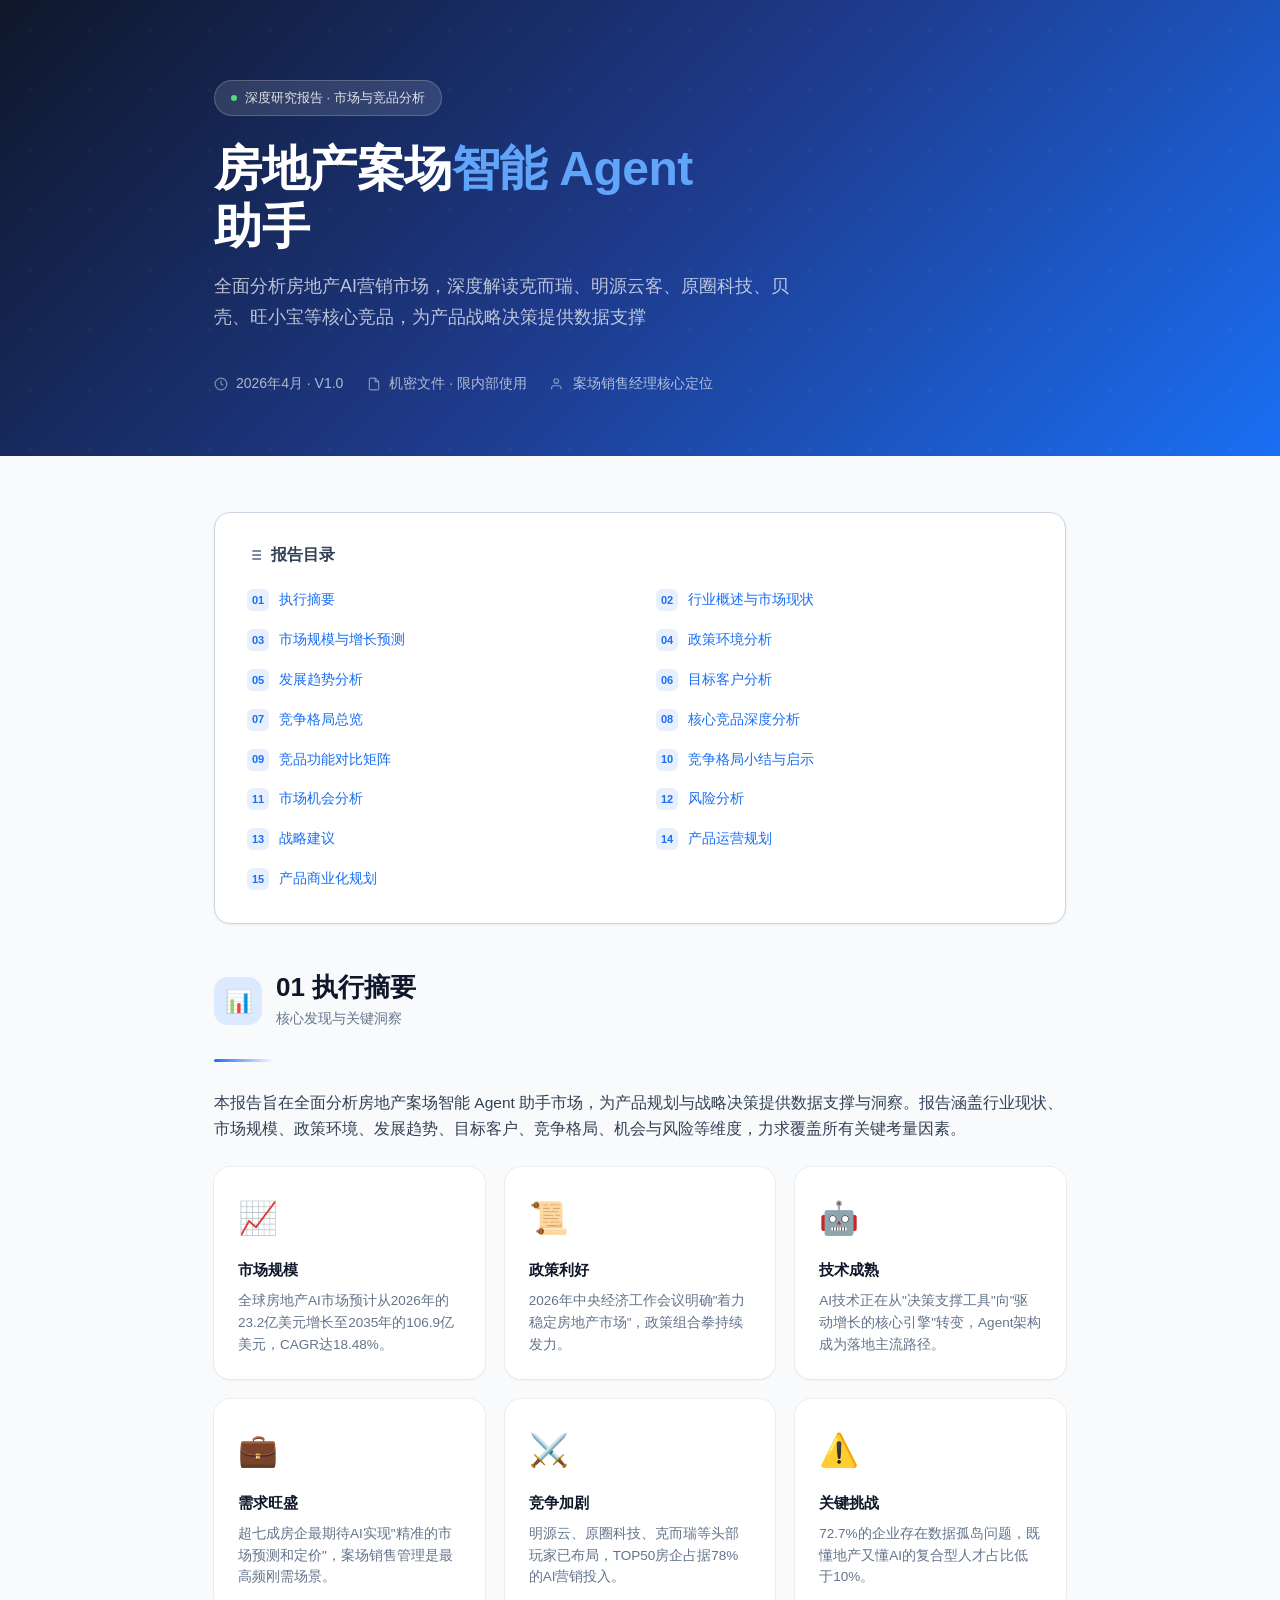
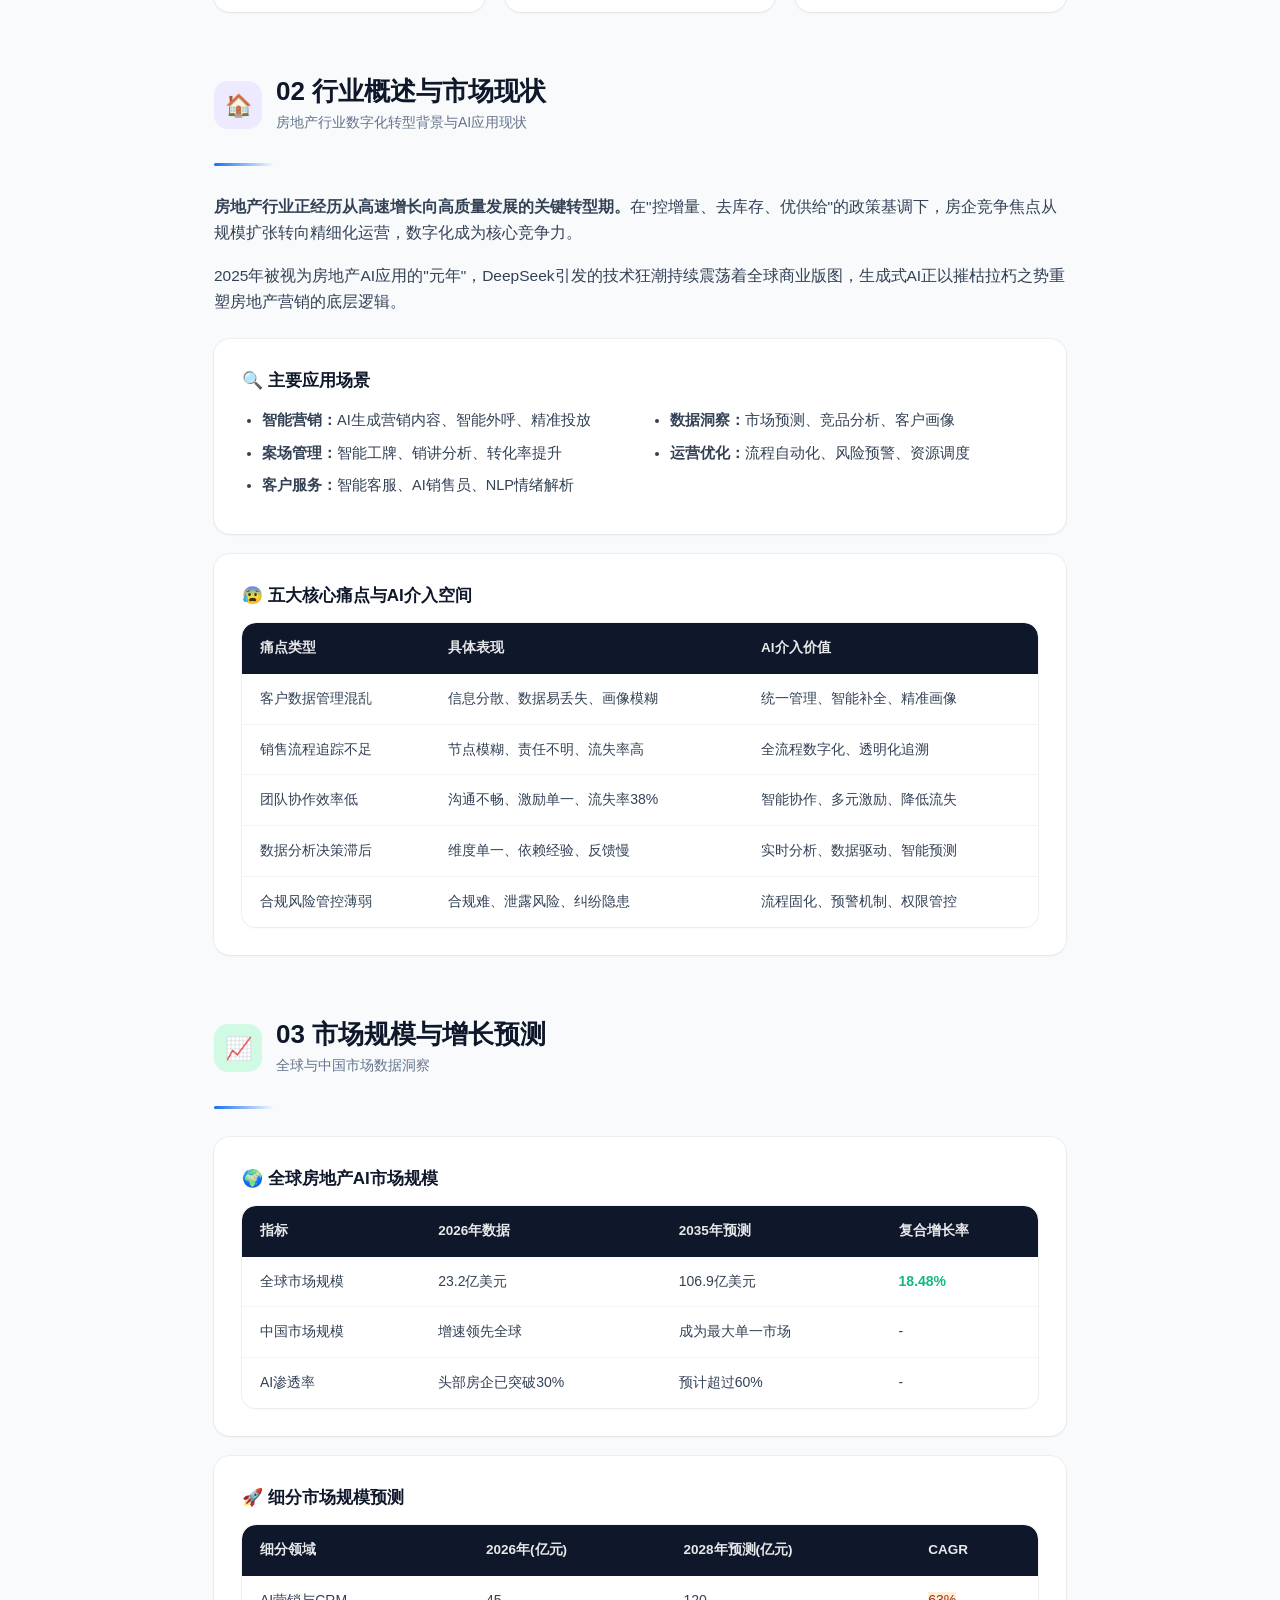
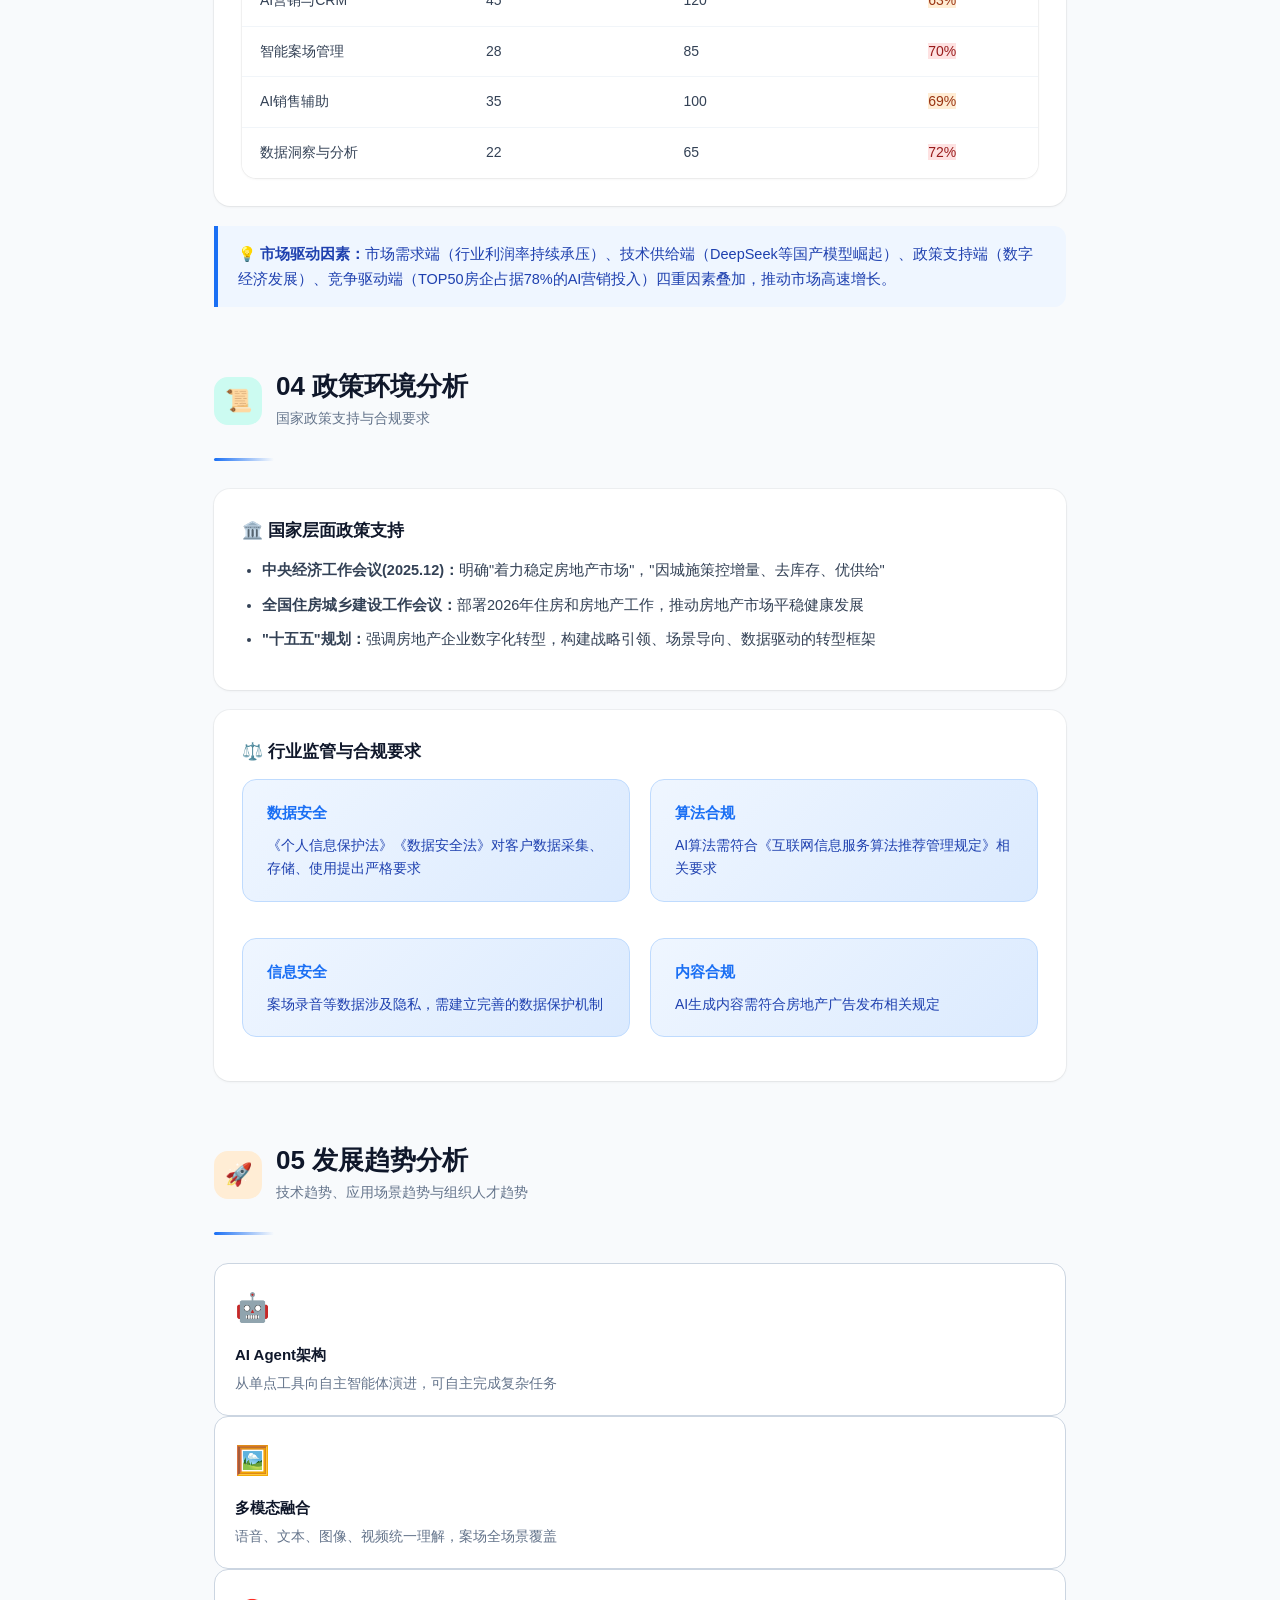
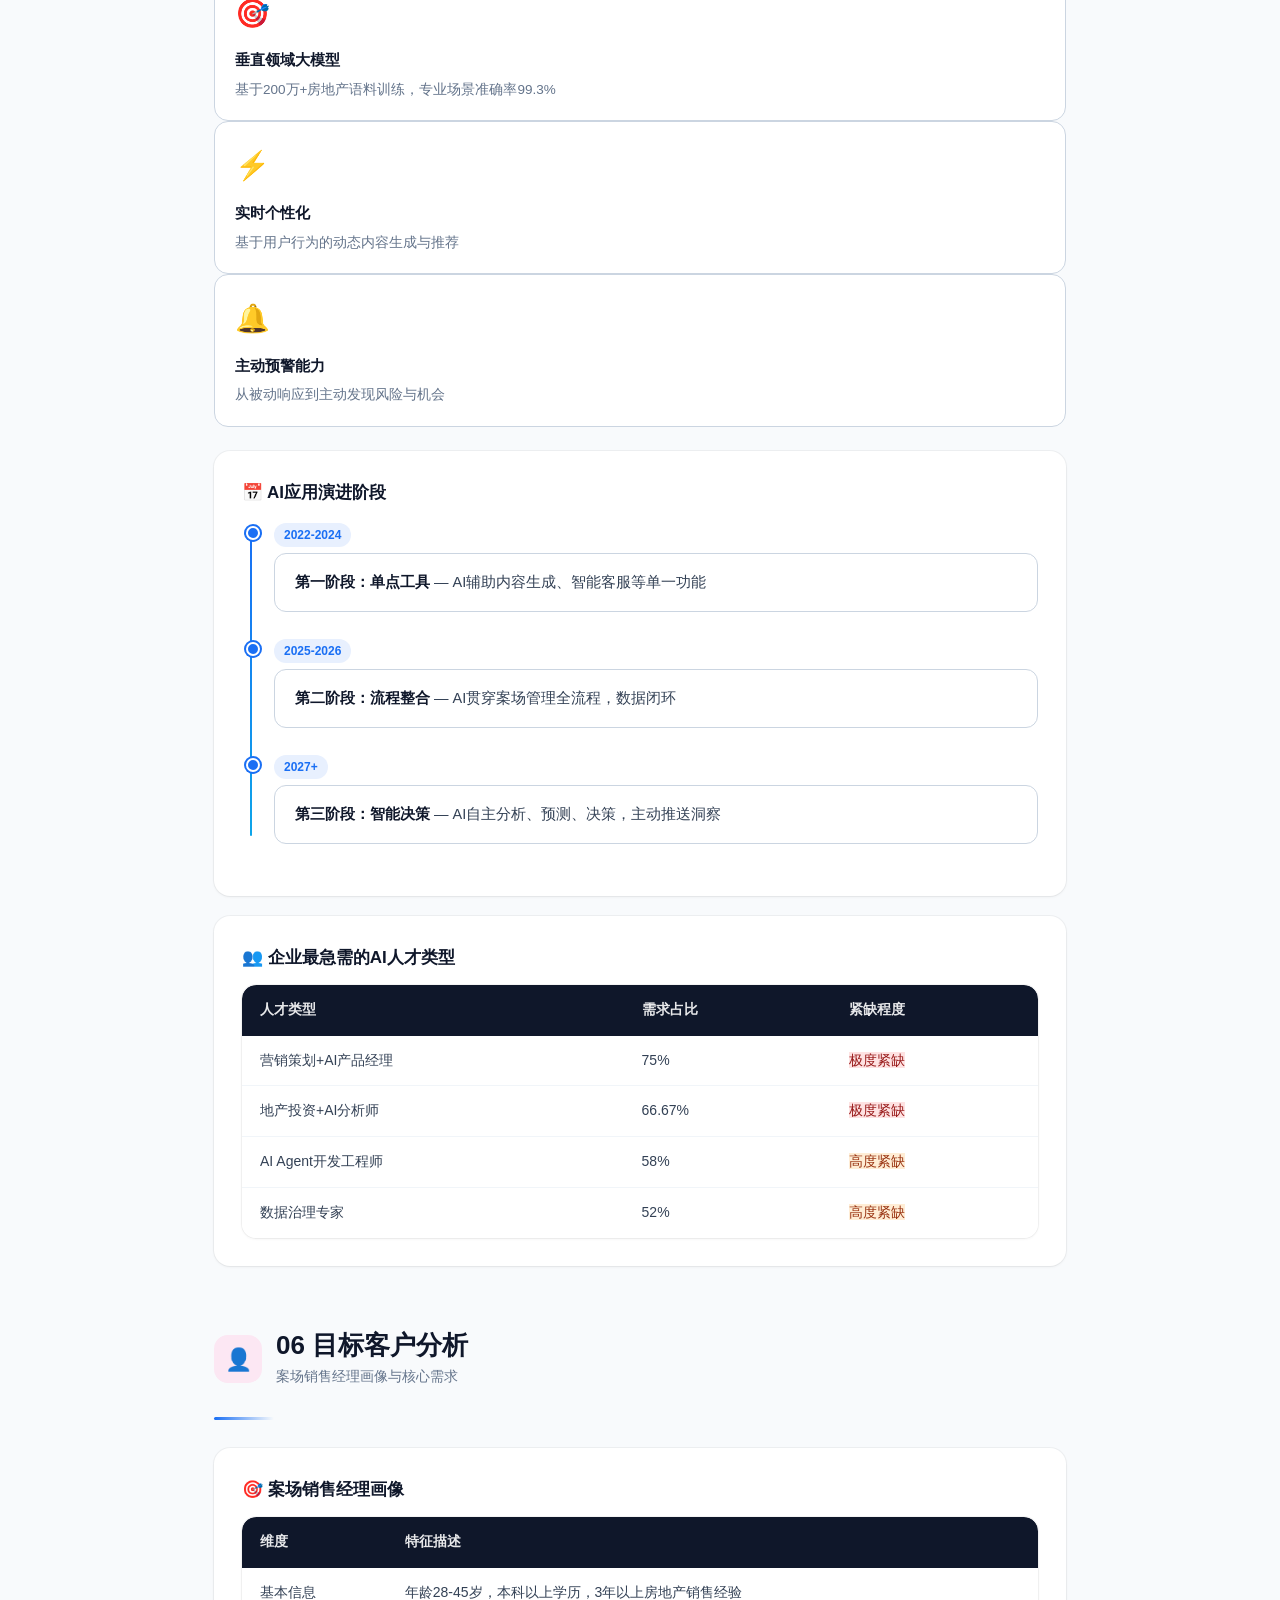
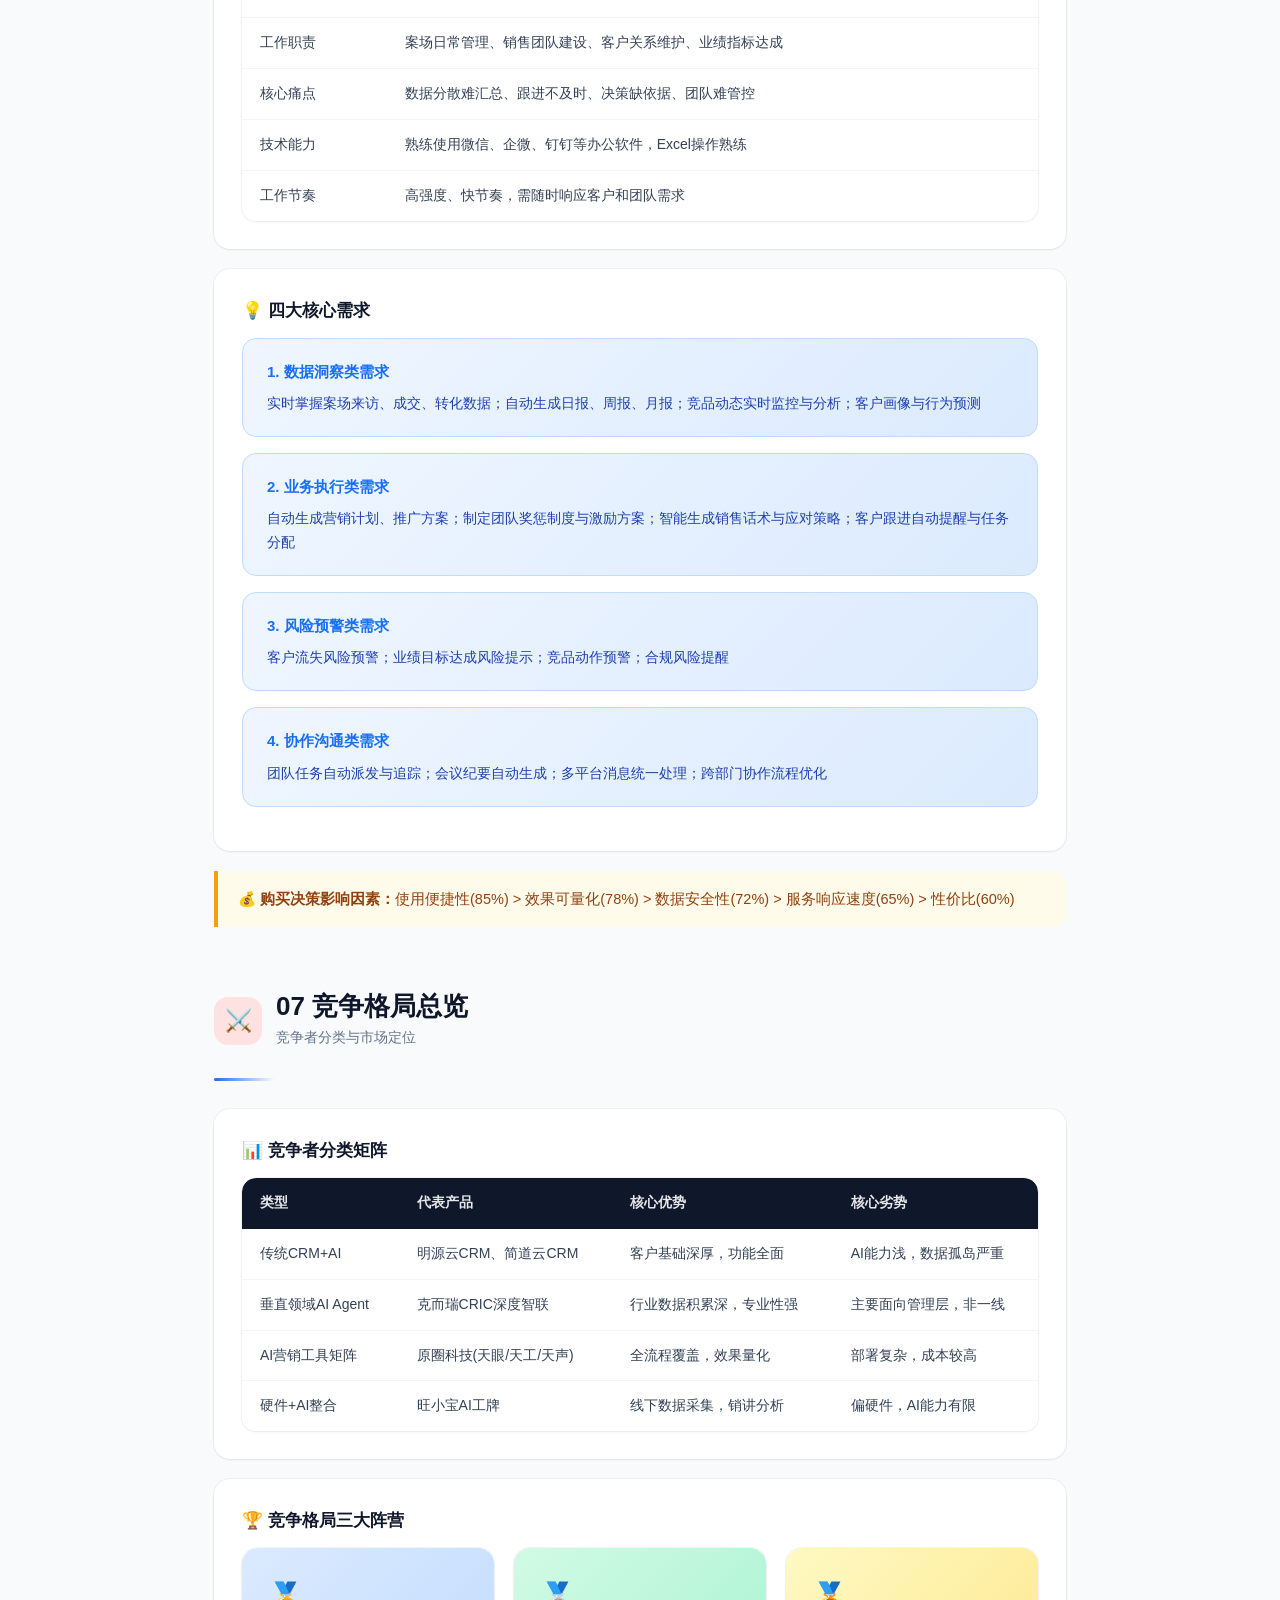
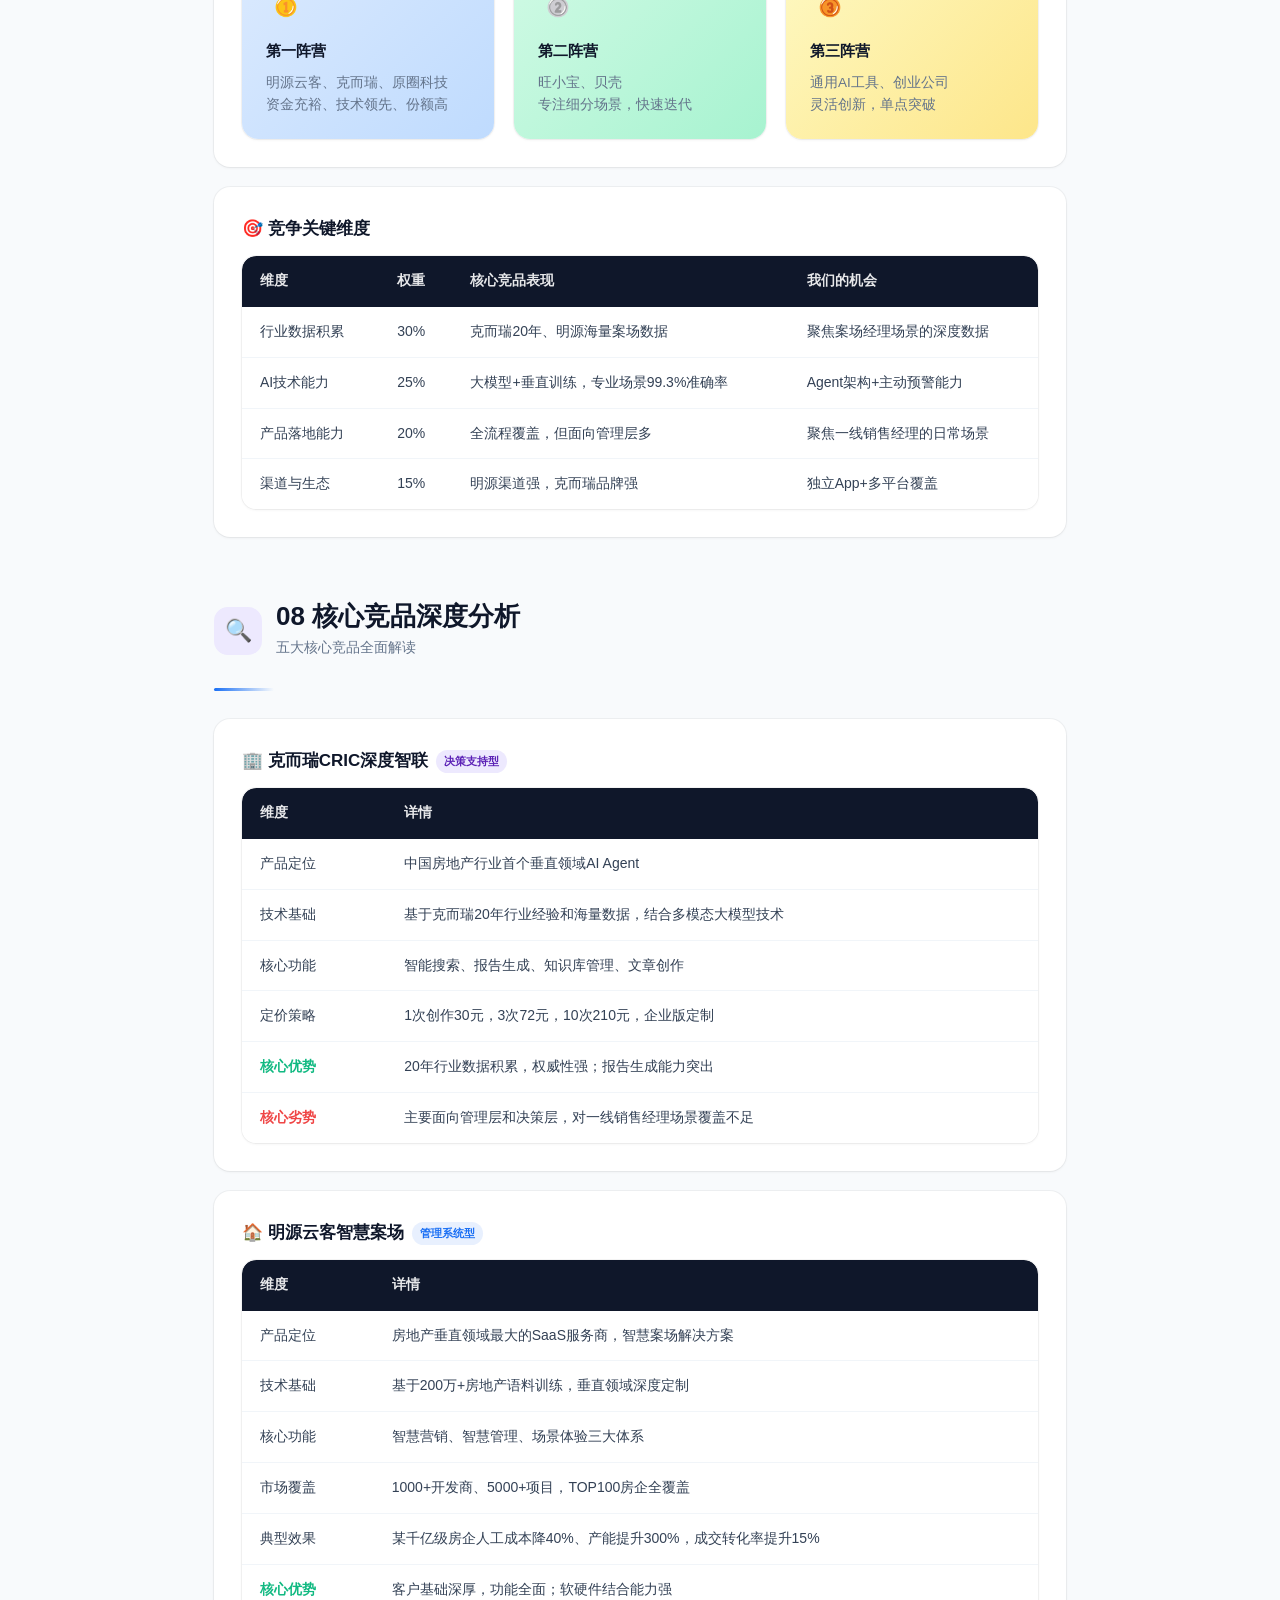
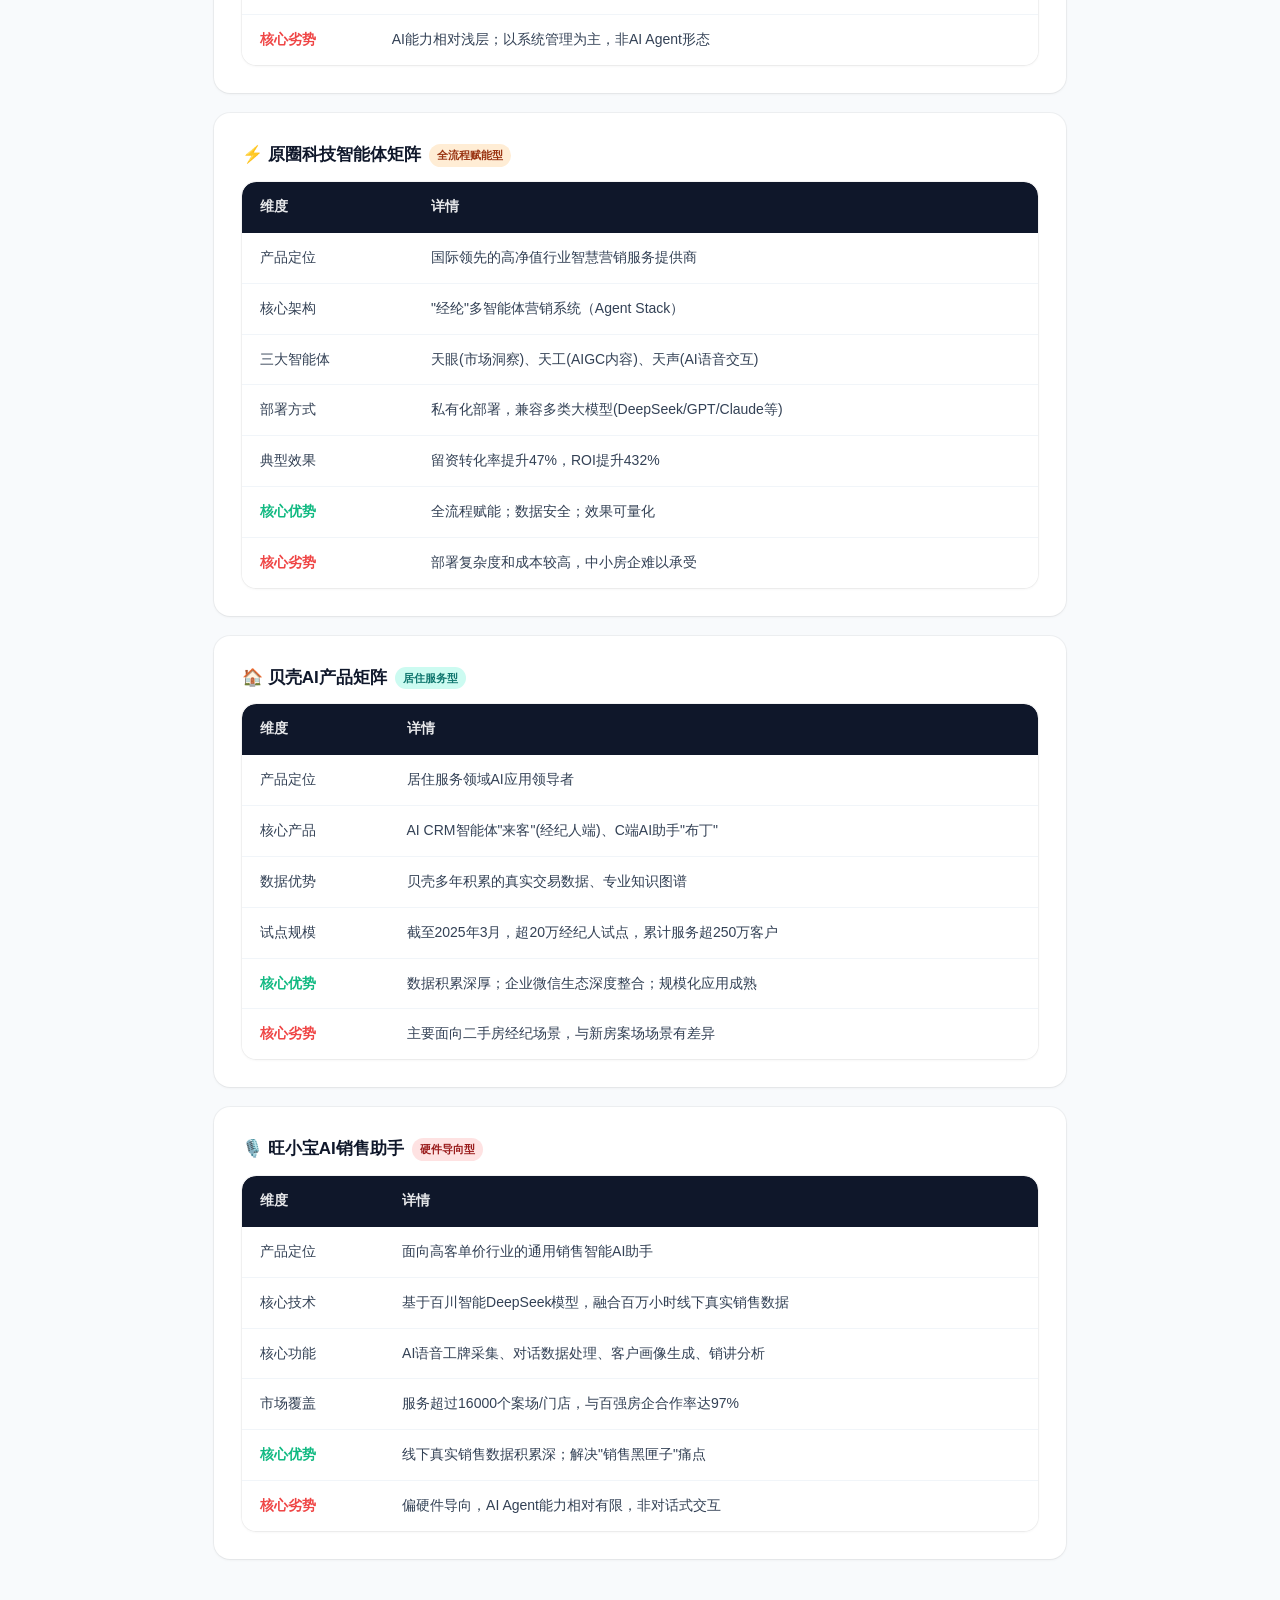
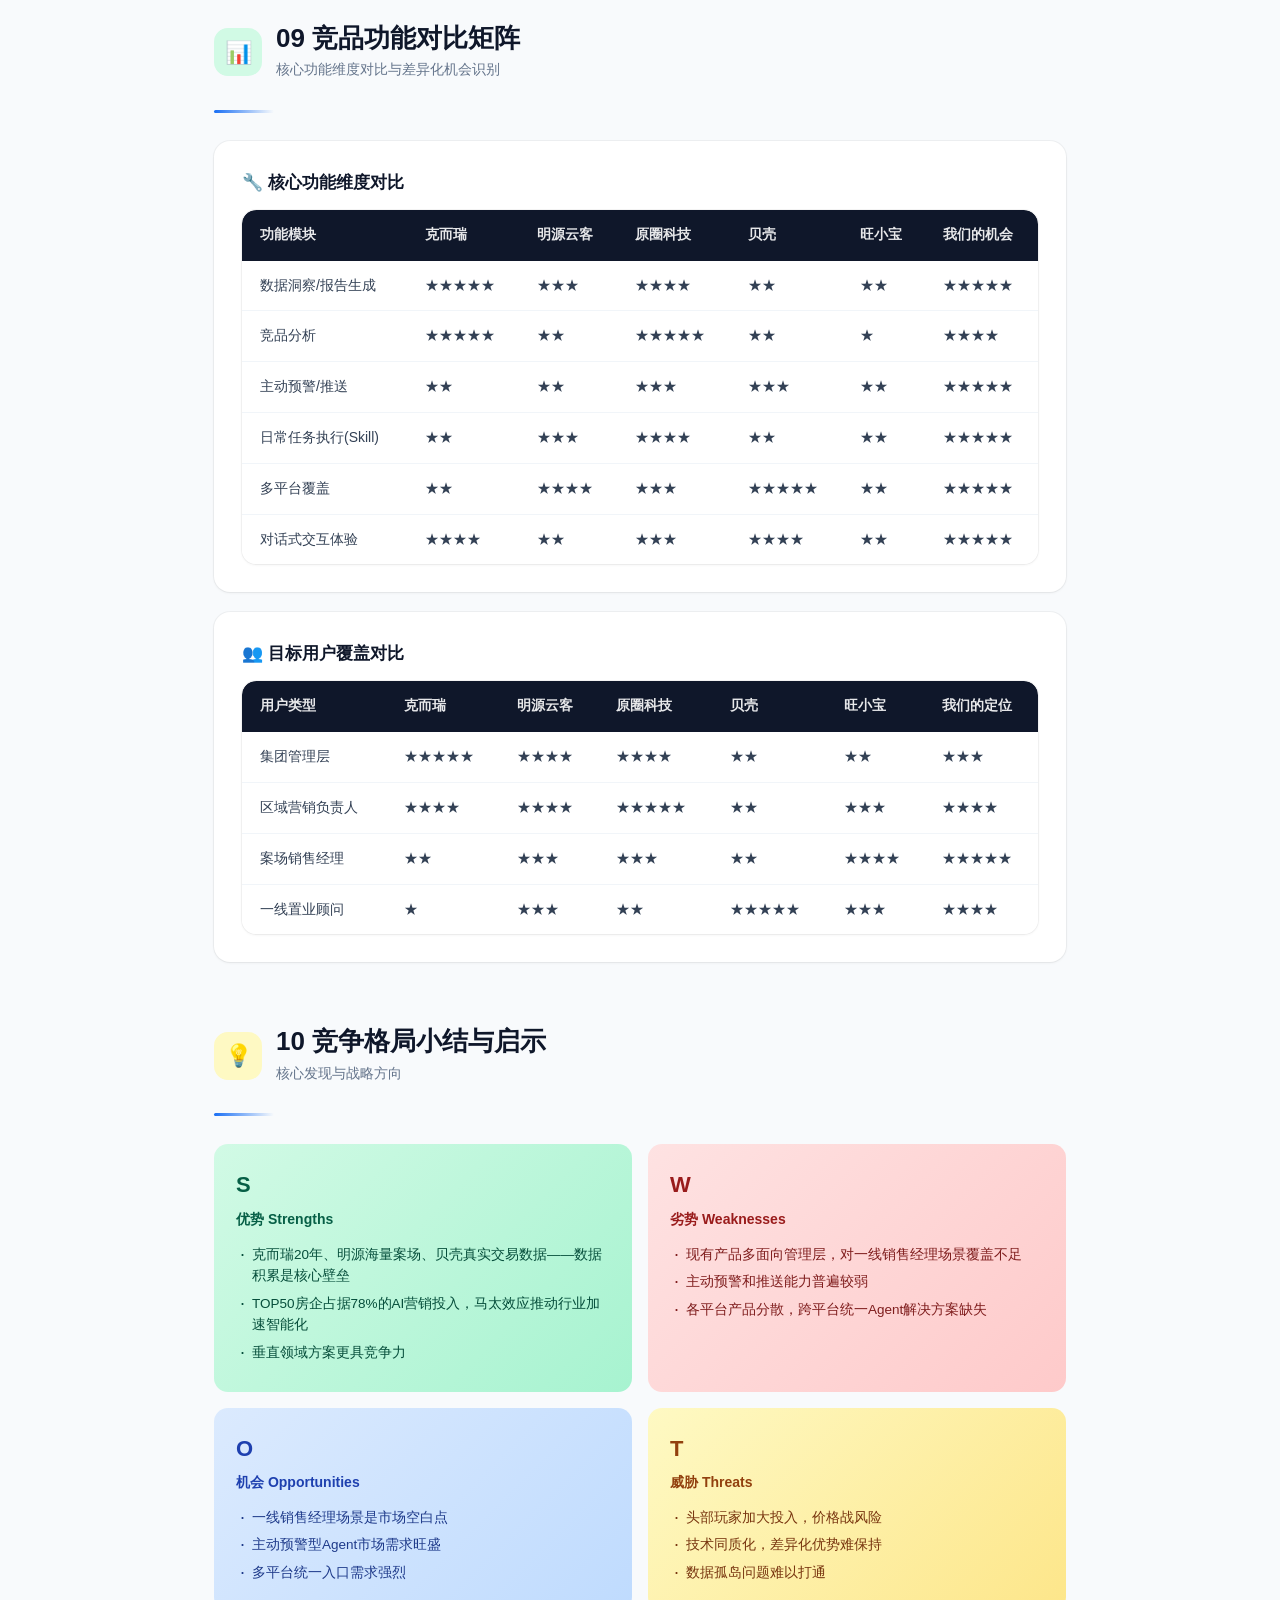
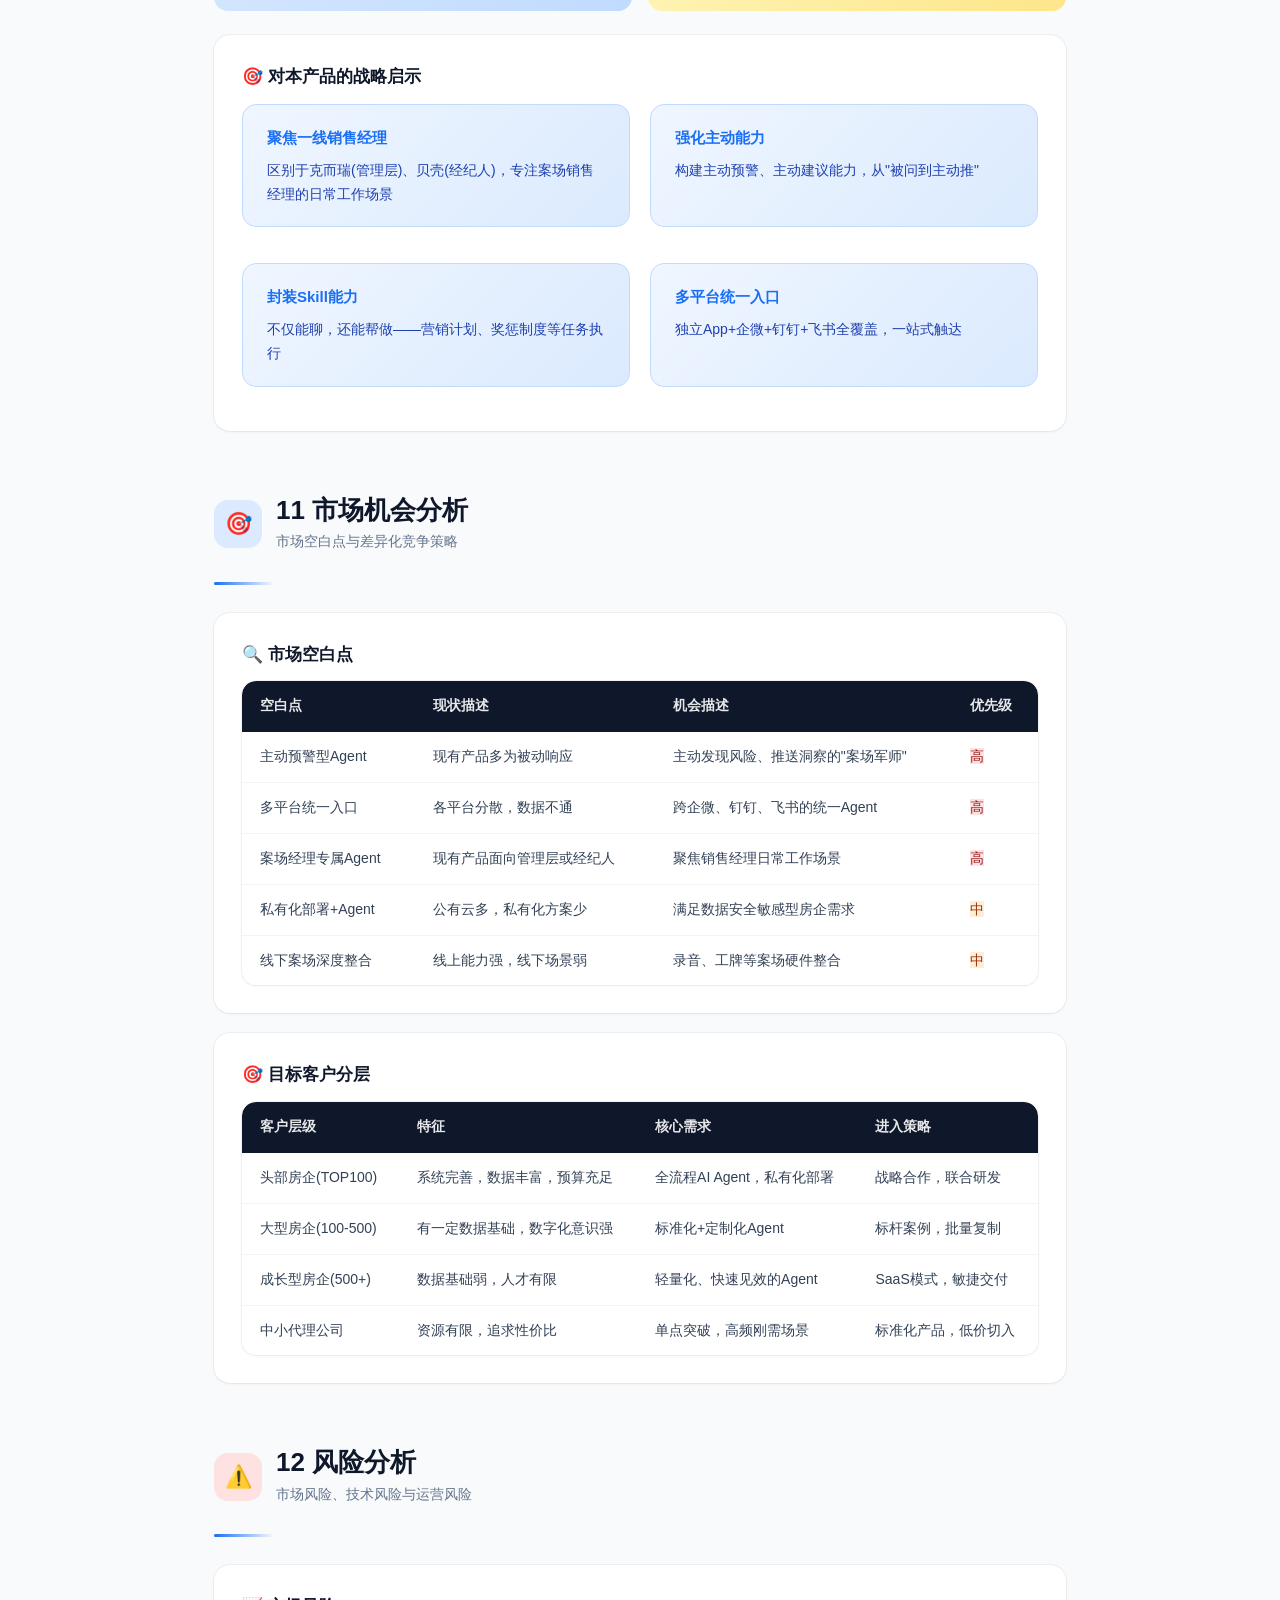
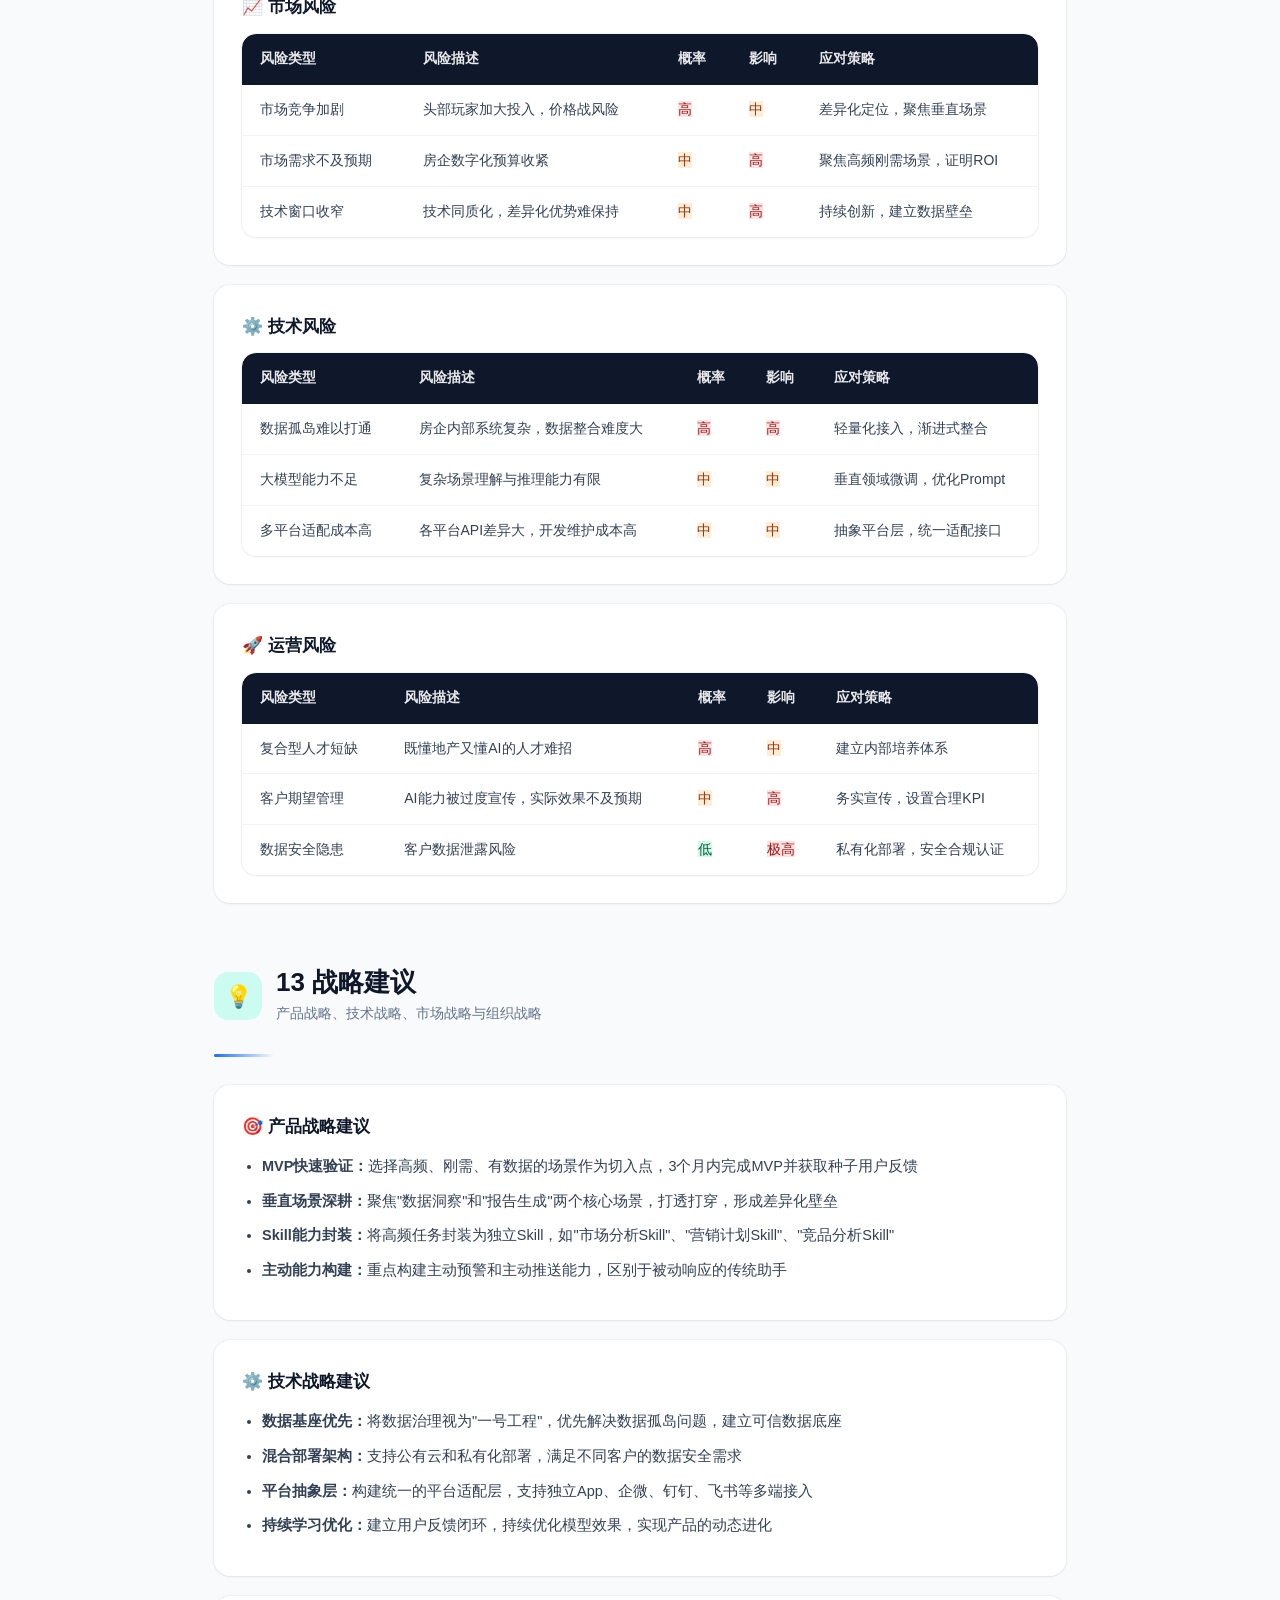
<file: real-estate-agent-report.html>
<!DOCTYPE html>
<html lang="zh-CN">
<head>
  <meta charset="UTF-8" />
  <meta name="viewport" content="width=device-width, initial-scale=1.0" />
  <title>房地产案场智能 Agent 助手 - 市场与竞品分析报告</title>
  <style>
    :root {
      --primary: #1a6ff4;
      --primary-light: #e8f0fe;
      --accent: #0ea5e9;
      --dark: #0f172a;
      --gray-900: #1e293b;
      --gray-700: #334155;
      --gray-500: #64748b;
      --gray-300: #cbd5e1;
      --gray-100: #f1f5f9;
      --white: #ffffff;
      --success: #10b981;
      --warning: #f59e0b;
      --danger: #ef4444;
      --purple: #8b5cf6;
      --teal: #14b8a6;
      --orange: #f97316;
      --red: #ef4444;
      --yellow: #eab308;
      --pink: #ec4899;
    }

    * { margin: 0; padding: 0; box-sizing: border-box; }

    body {
      font-family: -apple-system, BlinkMacSystemFont, 'PingFang SC', 'Microsoft YaHei', 'Segoe UI', sans-serif;
      background: #f8fafc;
      color: var(--gray-900);
      line-height: 1.7;
    }

    /* ── Hero ── */
    .hero {
      background: linear-gradient(135deg, #0f172a 0%, #1e3a8a 50%, #1a6ff4 100%);
      padding: 80px 0 60px;
      position: relative;
      overflow: hidden;
    }
    .hero::before {
      content: '';
      position: absolute;
      inset: 0;
      background: url("data:image/svg+xml,%3Csvg width='60' height='60' viewBox='0 0 60 60' xmlns='http://www.w3.org/2000/svg'%3E%3Cg fill='none' fill-rule='evenodd'%3E%3Cg fill='%23ffffff' fill-opacity='0.03'%3E%3Ccircle cx='30' cy='30' r='2'/%3E%3C/g%3E%3C/g%3E%3C/svg%3E") repeat;
    }
    .hero-inner {
      max-width: 900px;
      margin: 0 auto;
      padding: 0 24px;
      position: relative;
      z-index: 1;
    }
    .hero-badge {
      display: inline-flex;
      align-items: center;
      gap: 8px;
      background: rgba(255,255,255,0.12);
      border: 1px solid rgba(255,255,255,0.2);
      border-radius: 100px;
      padding: 6px 16px;
      font-size: 13px;
      color: rgba(255,255,255,0.85);
      margin-bottom: 24px;
      backdrop-filter: blur(8px);
    }
    .hero-badge .dot { width: 6px; height: 6px; background: #4ade80; border-radius: 50%; animation: pulse 2s infinite; }
    @keyframes pulse { 0%,100% { opacity:1; } 50% { opacity:0.4; } }
    .hero h1 {
      font-size: 48px;
      font-weight: 800;
      color: #fff;
      line-height: 1.2;
      margin-bottom: 16px;
      letter-spacing: -0.5px;
    }
    .hero h1 span { color: #60a5fa; }
    .hero-sub {
      font-size: 18px;
      color: rgba(255,255,255,0.7);
      max-width: 600px;
      margin-bottom: 40px;
    }
    .hero-meta {
      display: flex;
      gap: 24px;
      flex-wrap: wrap;
    }
    .hero-meta-item {
      display: flex;
      align-items: center;
      gap: 8px;
      font-size: 14px;
      color: rgba(255,255,255,0.65);
    }
    .hero-meta-item svg { opacity: 0.7; }

    /* ── Layout ── */
    .container { max-width: 900px; margin: 0 auto; padding: 0 24px; }
    .report-body { padding: 56px 0; }

    /* ── Table of Contents ── */
    .toc {
      background: var(--white);
      border: 1px solid var(--gray-300);
      border-radius: 16px;
      padding: 28px 32px;
      margin-bottom: 48px;
      box-shadow: 0 1px 3px rgba(0,0,0,0.06);
    }
    .toc h3 {
      font-size: 16px;
      font-weight: 700;
      color: var(--gray-700);
      margin-bottom: 16px;
      display: flex;
      align-items: center;
      gap: 8px;
    }
    .toc-grid {
      display: grid;
      grid-template-columns: 1fr 1fr;
      gap: 8px 32px;
    }
    .toc-item {
      display: flex;
      align-items: center;
      gap: 10px;
      font-size: 14px;
      color: var(--primary);
      text-decoration: none;
      padding: 4px 0;
      transition: color 0.2s;
    }
    .toc-item:hover { color: var(--accent); }
    .toc-num {
      width: 22px;
      height: 22px;
      background: var(--primary-light);
      color: var(--primary);
      border-radius: 6px;
      display: flex;
      align-items: center;
      justify-content: center;
      font-size: 11px;
      font-weight: 700;
      flex-shrink: 0;
    }

    /* ── Sections ── */
    .section { margin-bottom: 64px; }
    .section-header {
      display: flex;
      align-items: center;
      gap: 14px;
      margin-bottom: 28px;
    }
    .section-icon {
      width: 48px;
      height: 48px;
      border-radius: 14px;
      display: flex;
      align-items: center;
      justify-content: center;
      font-size: 22px;
      flex-shrink: 0;
    }
    .section-icon.blue { background: #dbeafe; }
    .section-icon.green { background: #d1fae5; }
    .section-icon.purple { background: #ede9fe; }
    .section-icon.orange { background: #ffedd5; }
    .section-icon.teal { background: #ccfbf1; }
    .section-icon.red { background: #fee2e2; }
    .section-icon.yellow { background: #fef9c3; }
    .section-icon.pink { background: #fce7f3; }

    .section-title {
      font-size: 26px;
      font-weight: 800;
      color: var(--dark);
      line-height: 1.2;
    }
    .section-subtitle {
      font-size: 14px;
      color: var(--gray-500);
      margin-top: 4px;
    }

    .section-divider {
      height: 3px;
      background: linear-gradient(90deg, var(--primary) 0%, transparent 100%);
      border-radius: 2px;
      margin-bottom: 28px;
      width: 60px;
    }

    /* ── Part Header ── */
    .part-header {
      background: linear-gradient(135deg, #0f172a 0%, #1e3a8a 100%);
      border-radius: 20px;
      padding: 32px 40px;
      margin-bottom: 40px;
      color: white;
    }
    .part-label {
      font-size: 12px;
      font-weight: 700;
      color: #60a5fa;
      text-transform: uppercase;
      letter-spacing: 1px;
      margin-bottom: 8px;
    }
    .part-title {
      font-size: 28px;
      font-weight: 800;
      margin-bottom: 8px;
    }
    .part-desc {
      font-size: 14px;
      color: rgba(255,255,255,0.7);
    }

    /* ── Prose ── */
    .prose p { color: var(--gray-700); margin-bottom: 16px; font-size: 15.5px; }
    .prose p:last-child { margin-bottom: 0; }

    /* ── Info Cards ── */
    .card {
      background: var(--white);
      border-radius: 16px;
      padding: 28px;
      box-shadow: 0 1px 3px rgba(0,0,0,0.06), 0 0 0 1px rgba(0,0,0,0.04);
      margin-bottom: 20px;
    }
    .card-title {
      font-size: 17px;
      font-weight: 700;
      color: var(--dark);
      margin-bottom: 12px;
      display: flex;
      align-items: center;
      gap: 8px;
    }
    .card-title .tag {
      font-size: 11px;
      padding: 2px 8px;
      border-radius: 100px;
      font-weight: 600;
    }
    .tag-blue { background: var(--primary-light); color: var(--primary); }
    .tag-green { background: #d1fae5; color: #065f46; }
    .tag-orange { background: #ffedd5; color: #9a3412; }
    .tag-purple { background: #ede9fe; color: #5b21b6; }
    .tag-teal { background: #ccfbf1; color: #0f766e; }
    .tag-red { background: #fee2e2; color: #991b1b; }
    .tag-yellow { background: #fef9c3; color: #92400e; }

    /* ── Grid Layouts ── */
    .grid-2 { display: grid; grid-template-columns: 1fr 1fr; gap: 20px; }
    .grid-3 { display: grid; grid-template-columns: 1fr 1fr 1fr; gap: 20px; }
    .grid-4 { display: grid; grid-template-columns: repeat(4, 1fr); gap: 16px; }

    /* ── Finding Cards ── */
    .finding-card {
      background: var(--white);
      border-radius: 16px;
      padding: 24px;
      box-shadow: 0 1px 3px rgba(0,0,0,0.06), 0 0 0 1px rgba(0,0,0,0.04);
      transition: box-shadow 0.2s, transform 0.2s;
    }
    .finding-card:hover {
      box-shadow: 0 4px 16px rgba(26,111,244,0.12);
      transform: translateY(-2px);
    }
    .finding-icon { font-size: 32px; margin-bottom: 12px; }
    .finding-title { font-size: 15px; font-weight: 700; color: var(--dark); margin-bottom: 8px; }
    .finding-desc { font-size: 13.5px; color: var(--gray-500); line-height: 1.6; }

    /* ── Highlight Box ── */
    .highlight-box {
      background: linear-gradient(135deg, #eff6ff 0%, #dbeafe 100%);
      border: 1px solid #bfdbfe;
      border-radius: 14px;
      padding: 20px 24px;
      margin-bottom: 16px;
    }
    .highlight-box h4 {
      font-size: 15px;
      font-weight: 700;
      color: var(--primary);
      margin-bottom: 8px;
    }
    .highlight-box p { font-size: 14px; color: #1e40af; line-height: 1.7; margin: 0; }

    /* ── Comparison Table ── */
    .compare-table { width: 100%; border-collapse: separate; border-spacing: 0; border-radius: 14px; overflow: hidden; box-shadow: 0 1px 3px rgba(0,0,0,0.06), 0 0 0 1px rgba(0,0,0,0.04); }
    .compare-table thead tr { background: var(--dark); }
    .compare-table th {
      padding: 14px 18px;
      font-size: 13.5px;
      font-weight: 700;
      color: rgba(255,255,255,0.9);
      text-align: left;
    }
    .compare-table th:first-child { border-radius: 14px 0 0 0; }
    .compare-table th:last-child { border-radius: 0 14px 0 0; }
    .compare-table td {
      padding: 13px 18px;
      font-size: 14px;
      color: var(--gray-700);
      border-bottom: 1px solid var(--gray-100);
      background: var(--white);
    }
    .compare-table tr:last-child td { border-bottom: none; }
    .compare-table tr:last-child td:first-child { border-radius: 0 0 0 14px; }
    .compare-table tr:last-child td:last-child { border-radius: 0 0 14px 0; }
    .compare-table tbody tr:hover td { background: #f8fafc; }
    .star { color: #f59e0b; }
    .half-star { color: #d1d5db; }

    /* ── SWOT ── */
    .swot-grid { display: grid; grid-template-columns: 1fr 1fr; gap: 16px; }
    .swot-card { border-radius: 14px; padding: 22px; }
    .swot-card.s { background: linear-gradient(135deg, #d1fae5, #a7f3d0); }
    .swot-card.w { background: linear-gradient(135deg, #fee2e2, #fecaca); }
    .swot-card.o { background: linear-gradient(135deg, #dbeafe, #bfdbfe); }
    .swot-card.t { background: linear-gradient(135deg, #fef9c3, #fde68a); }
    .swot-label { font-size: 22px; font-weight: 900; margin-bottom: 4px; }
    .swot-card.s .swot-label { color: #065f46; }
    .swot-card.w .swot-label { color: #991b1b; }
    .swot-card.o .swot-label { color: #1e40af; }
    .swot-card.t .swot-label { color: #92400e; }
    .swot-title { font-size: 14px; font-weight: 700; margin-bottom: 12px; }
    .swot-card.s .swot-title { color: #065f46; }
    .swot-card.w .swot-title { color: #991b1b; }
    .swot-card.o .swot-title { color: #1e40af; }
    .swot-card.t .swot-title { color: #92400e; }
    .swot-list { list-style: none; }
    .swot-list li {
      font-size: 13.5px;
      line-height: 1.6;
      margin-bottom: 6px;
      padding-left: 16px;
      position: relative;
    }
    .swot-list li::before { content: '·'; position: absolute; left: 4px; font-size: 18px; line-height: 1.2; }
    .swot-card.s .swot-list li { color: #064e3b; }
    .swot-card.w .swot-list li { color: #7f1d1d; }
    .swot-card.o .swot-list li { color: #1e3a8a; }
    .swot-card.t .swot-list li { color: #78350f; }

    /* ── Summary ── */
    .summary-box {
      background: linear-gradient(135deg, #0f172a 0%, #1e3a8a 100%);
      border-radius: 20px;
      padding: 40px;
      color: white;
    }
    .summary-box h3 {
      font-size: 22px;
      font-weight: 800;
      margin-bottom: 16px;
      color: #fff;
    }
    .summary-box p {
      font-size: 15px;
      color: rgba(255,255,255,0.8);
      line-height: 1.8;
      margin-bottom: 12px;
    }
    .summary-box p:last-child { margin-bottom: 0; }

    /* ── Footer ── */
    .report-footer {
      background: var(--dark);
      color: rgba(255,255,255,0.5);
      text-align: center;
      padding: 28px;
      font-size: 13px;
    }
    .report-footer strong { color: rgba(255,255,255,0.8); }

    /* ── Callout ── */
    .callout {
      border-left: 4px solid;
      border-radius: 0 12px 12px 0;
      padding: 16px 20px;
      margin-bottom: 16px;
      font-size: 14.5px;
    }
    .callout.info { background: #eff6ff; border-color: var(--primary); color: #1e40af; }
    .callout.success { background: #ecfdf5; border-color: var(--success); color: #065f46; }
    .callout.warning { background: #fffbeb; border-color: var(--warning); color: #92400e; }
    .callout.danger { background: #fef2f2; border-color: var(--danger); color: #991b1b; }

    /* ── Rating Bar ── */
    .rating-row {
      display: flex;
      align-items: center;
      gap: 12px;
      margin-bottom: 8px;
    }
    .rating-label { font-size: 14px; color: var(--gray-700); width: 120px; flex-shrink: 0; }
    .rating-bar-bg { flex: 1; height: 8px; background: var(--gray-100); border-radius: 100px; overflow: hidden; }
    .rating-bar { height: 100%; border-radius: 100px; }
    .rating-score { font-size: 13px; font-weight: 700; color: var(--gray-700); width: 32px; text-align: right; }

    /* ── Timeline ── */
    .timeline { position: relative; padding-left: 32px; }
    .timeline::before {
      content: '';
      position: absolute;
      left: 8px;
      top: 8px;
      bottom: 8px;
      width: 2px;
      background: linear-gradient(180deg, var(--primary) 0%, var(--accent) 100%);
      border-radius: 2px;
    }
    .timeline-item {
      position: relative;
      margin-bottom: 24px;
    }
    .timeline-item::before {
      content: '';
      position: absolute;
      left: -28px;
      top: 6px;
      width: 10px;
      height: 10px;
      border-radius: 50%;
      background: var(--primary);
      border: 2px solid white;
      box-shadow: 0 0 0 2px var(--primary);
    }
    .timeline-date {
      font-size: 12px;
      font-weight: 700;
      color: var(--primary);
      background: var(--primary-light);
      display: inline-block;
      padding: 2px 10px;
      border-radius: 100px;
      margin-bottom: 6px;
    }
    .timeline-content {
      background: var(--white);
      border: 1px solid var(--gray-300);
      border-radius: 12px;
      padding: 16px 20px;
      font-size: 14.5px;
      color: var(--gray-700);
    }
    .timeline-content strong { color: var(--dark); }

    /* ── Feature Card ── */
    .feature-card {
      background: var(--white);
      border: 1px solid var(--gray-300);
      border-radius: 14px;
      padding: 20px;
      transition: box-shadow 0.2s, transform 0.2s;
    }
    .feature-card:hover {
      box-shadow: 0 4px 16px rgba(26,111,244,0.1);
      transform: translateY(-2px);
    }
    .feature-icon { font-size: 28px; margin-bottom: 10px; }
    .feature-name { font-size: 15px; font-weight: 700; color: var(--dark); margin-bottom: 6px; }
    .feature-desc { font-size: 13.5px; color: var(--gray-500); line-height: 1.6; }

    /* ── User Card ── */
    .user-card {
      background: var(--white);
      border-radius: 14px;
      padding: 20px;
      border: 1px solid var(--gray-300);
      text-align: center;
    }
    .user-avatar { font-size: 36px; margin-bottom: 8px; }
    .user-type { font-size: 15px; font-weight: 700; color: var(--dark); margin-bottom: 6px; }
    .user-tags { display: flex; flex-wrap: wrap; gap: 6px; justify-content: center; margin-bottom: 10px; }
    .user-tag {
      font-size: 11.5px;
      padding: 3px 9px;
      border-radius: 100px;
      background: var(--gray-100);
      color: var(--gray-500);
      font-weight: 500;
    }
    .user-desc { font-size: 13px; color: var(--gray-500); line-height: 1.6; }

    /* ── Responsive ── */
    @media (max-width: 640px) {
      .hero h1 { font-size: 32px; }
      .grid-2, .grid-3, .grid-4, .swot-grid, .toc-grid { grid-template-columns: 1fr; }
      .compare-table { font-size: 12px; }
      .compare-table th, .compare-table td { padding: 10px 12px; }
    }
  </style>
</head>
<body>

<!-- ══════════ HERO ══════════ -->
<div class="hero">
  <div class="hero-inner">
    <div class="hero-badge">
      <span class="dot"></span>
      深度研究报告 · 市场与竞品分析
    </div>
    <h1>房地产案场<span>智能 Agent</span><br>助手</h1>
    <p class="hero-sub">全面分析房地产AI营销市场，深度解读克而瑞、明源云客、原圈科技、贝壳、旺小宝等核心竞品，为产品战略决策提供数据支撑</p>
    <div class="hero-meta">
      <div class="hero-meta-item">
        <svg width="14" height="14" viewBox="0 0 24 24" fill="none" stroke="currentColor" stroke-width="2"><circle cx="12" cy="12" r="10"/><polyline points="12 6 12 12 16 14"/></svg>
        2026年4月 · V1.0
      </div>
      <div class="hero-meta-item">
        <svg width="14" height="14" viewBox="0 0 24 24" fill="none" stroke="currentColor" stroke-width="2"><path d="M14 2H6a2 2 0 0 0-2 2v16a2 2 0 0 0 2 2h12a2 2 0 0 0 2-2V8z"/><polyline points="14 2 14 8 20 8"/></svg>
        机密文件 · 限内部使用
      </div>
      <div class="hero-meta-item">
        <svg width="14" height="14" viewBox="0 0 24 24" fill="none" stroke="currentColor" stroke-width="2"><path d="M17 21v-2a4 4 0 0 0-4-4H5a4 4 0 0 0-4 4v2"/><circle cx="9" cy="7" r="4"/></svg>
        案场销售经理核心定位
      </div>
    </div>
  </div>
</div>

<!-- ══════════ BODY ══════════ -->
<div class="report-body">
<div class="container">

  <!-- 目录 -->
  <div class="toc">
    <h3>
      <svg width="16" height="16" viewBox="0 0 24 24" fill="none" stroke="#64748b" stroke-width="2.5"><line x1="8" y1="6" x2="21" y2="6"/><line x1="8" y1="12" x2="21" y2="12"/><line x1="8" y1="18" x2="21" y2="18"/><line x1="3" y1="6" x2="3.01" y2="6"/><line x1="3" y1="12" x2="3.01" y2="12"/><line x1="3" y1="18" x2="3.01" y2="18"/></svg>
      报告目录
    </h3>
    <div class="toc-grid">
      <a href="#sec1" class="toc-item"><span class="toc-num">01</span>执行摘要</a>
      <a href="#sec2" class="toc-item"><span class="toc-num">02</span>行业概述与市场现状</a>
      <a href="#sec3" class="toc-item"><span class="toc-num">03</span>市场规模与增长预测</a>
      <a href="#sec4" class="toc-item"><span class="toc-num">04</span>政策环境分析</a>
      <a href="#sec5" class="toc-item"><span class="toc-num">05</span>发展趋势分析</a>
      <a href="#sec6" class="toc-item"><span class="toc-num">06</span>目标客户分析</a>
      <a href="#sec7" class="toc-item"><span class="toc-num">07</span>竞争格局总览</a>
      <a href="#sec8" class="toc-item"><span class="toc-num">08</span>核心竞品深度分析</a>
      <a href="#sec9" class="toc-item"><span class="toc-num">09</span>竞品功能对比矩阵</a>
      <a href="#sec10" class="toc-item"><span class="toc-num">10</span>竞争格局小结与启示</a>
      <a href="#sec11" class="toc-item"><span class="toc-num">11</span>市场机会分析</a>
      <a href="#sec12" class="toc-item"><span class="toc-num">12</span>风险分析</a>
      <a href="#sec13" class="toc-item"><span class="toc-num">13</span>战略建议</a>
      <a href="#sec14" class="toc-item"><span class="toc-num">14</span>产品运营规划</a>
      <a href="#sec15" class="toc-item"><span class="toc-num">15</span>产品商业化规划</a>
    </div>
  </div>

  <!-- ── 第一节：执行摘要 ── -->
  <div class="section" id="sec1">
    <div class="section-header">
      <div class="section-icon blue">📊</div>
      <div>
        <div class="section-title">01 执行摘要</div>
        <div class="section-subtitle">核心发现与关键洞察</div>
      </div>
    </div>
    <div class="section-divider"></div>

    <div class="prose">
      <p>本报告旨在全面分析房地产案场智能 Agent 助手市场，为产品规划与战略决策提供数据支撑与洞察。报告涵盖行业现状、市场规模、政策环境、发展趋势、目标客户、竞争格局、机会与风险等维度，力求覆盖所有关键考量因素。</p>
    </div>

    <div class="grid-3" style="margin-top: 24px;">
      <div class="finding-card">
        <div class="finding-icon">📈</div>
        <div class="finding-title">市场规模</div>
        <div class="finding-desc">全球房地产AI市场预计从2026年的23.2亿美元增长至2035年的106.9亿美元，CAGR达18.48%。</div>
      </div>
      <div class="finding-card">
        <div class="finding-icon">📜</div>
        <div class="finding-title">政策利好</div>
        <div class="finding-desc">2026年中央经济工作会议明确"着力稳定房地产市场"，政策组合拳持续发力。</div>
      </div>
      <div class="finding-card">
        <div class="finding-icon">🤖</div>
        <div class="finding-title">技术成熟</div>
        <div class="finding-desc">AI技术正在从"决策支撑工具"向"驱动增长的核心引擎"转变，Agent架构成为落地主流路径。</div>
      </div>
      <div class="finding-card">
        <div class="finding-icon">💼</div>
        <div class="finding-title">需求旺盛</div>
        <div class="finding-desc">超七成房企最期待AI实现"精准的市场预测和定价"，案场销售管理是最高频刚需场景。</div>
      </div>
      <div class="finding-card">
        <div class="finding-icon">⚔️</div>
        <div class="finding-title">竞争加剧</div>
        <div class="finding-desc">明源云、原圈科技、克而瑞等头部玩家已布局，TOP50房企占据78%的AI营销投入。</div>
      </div>
      <div class="finding-card">
        <div class="finding-icon">⚠️</div>
        <div class="finding-title">关键挑战</div>
        <div class="finding-desc">72.7%的企业存在数据孤岛问题，既懂地产又懂AI的复合型人才占比低于10%。</div>
      </div>
    </div>
  </div>

  <!-- ── 第二节：行业概述 ── -->
  <div class="section" id="sec2">
    <div class="section-header">
      <div class="section-icon purple">🏠</div>
      <div>
        <div class="section-title">02 行业概述与市场现状</div>
        <div class="section-subtitle">房地产行业数字化转型背景与AI应用现状</div>
      </div>
    </div>
    <div class="section-divider"></div>

    <div class="prose">
      <p><strong>房地产行业正经历从高速增长向高质量发展的关键转型期。</strong>在"控增量、去库存、优供给"的政策基调下，房企竞争焦点从规模扩张转向精细化运营，数字化成为核心竞争力。</p>
      <p>2025年被视为房地产AI应用的"元年"，DeepSeek引发的技术狂潮持续震荡着全球商业版图，生成式AI正以摧枯拉朽之势重塑房地产营销的底层逻辑。</p>
    </div>

    <div class="card" style="margin-top: 24px;">
      <div class="card-title">🔍 主要应用场景</div>
      <div class="grid-2">
        <div>
          <ul style="padding-left: 20px; font-size: 14.5px; color: var(--gray-700);">
            <li style="margin-bottom: 8px;"><strong>智能营销：</strong>AI生成营销内容、智能外呼、精准投放</li>
            <li style="margin-bottom: 8px;"><strong>案场管理：</strong>智能工牌、销讲分析、转化率提升</li>
            <li style="margin-bottom: 8px;"><strong>客户服务：</strong>智能客服、AI销售员、NLP情绪解析</li>
          </ul>
        </div>
        <div>
          <ul style="padding-left: 20px; font-size: 14.5px; color: var(--gray-700);">
            <li style="margin-bottom: 8px;"><strong>数据洞察：</strong>市场预测、竞品分析、客户画像</li>
            <li style="margin-bottom: 8px;"><strong>运营优化：</strong>流程自动化、风险预警、资源调度</li>
          </ul>
        </div>
      </div>
    </div>

    <div class="card" style="margin-top: 20px;">
      <div class="card-title">😰 五大核心痛点与AI介入空间</div>
      <table class="compare-table">
        <thead>
          <tr>
            <th>痛点类型</th>
            <th>具体表现</th>
            <th>AI介入价值</th>
          </tr>
        </thead>
        <tbody>
          <tr>
            <td>客户数据管理混乱</td>
            <td>信息分散、数据易丢失、画像模糊</td>
            <td>统一管理、智能补全、精准画像</td>
          </tr>
          <tr>
            <td>销售流程追踪不足</td>
            <td>节点模糊、责任不明、流失率高</td>
            <td>全流程数字化、透明化追溯</td>
          </tr>
          <tr>
            <td>团队协作效率低</td>
            <td>沟通不畅、激励单一、流失率38%</td>
            <td>智能协作、多元激励、降低流失</td>
          </tr>
          <tr>
            <td>数据分析决策滞后</td>
            <td>维度单一、依赖经验、反馈慢</td>
            <td>实时分析、数据驱动、智能预测</td>
          </tr>
          <tr>
            <td>合规风险管控薄弱</td>
            <td>合规难、泄露风险、纠纷隐患</td>
            <td>流程固化、预警机制、权限管控</td>
          </tr>
        </tbody>
      </table>
    </div>
  </div>

  <!-- ── 第三节：市场规模 ── -->
  <div class="section" id="sec3">
    <div class="section-header">
      <div class="section-icon green">📈</div>
      <div>
        <div class="section-title">03 市场规模与增长预测</div>
        <div class="section-subtitle">全球与中国市场数据洞察</div>
      </div>
    </div>
    <div class="section-divider"></div>

    <div class="card">
      <div class="card-title">🌍 全球房地产AI市场规模</div>
      <table class="compare-table">
        <thead>
          <tr>
            <th>指标</th>
            <th>2026年数据</th>
            <th>2035年预测</th>
            <th>复合增长率</th>
          </tr>
        </thead>
        <tbody>
          <tr>
            <td>全球市场规模</td>
            <td>23.2亿美元</td>
            <td>106.9亿美元</td>
            <td><strong style="color: #10b981;">18.48%</strong></td>
          </tr>
          <tr>
            <td>中国市场规模</td>
            <td>增速领先全球</td>
            <td>成为最大单一市场</td>
            <td>-</td>
          </tr>
          <tr>
            <td>AI渗透率</td>
            <td>头部房企已突破30%</td>
            <td>预计超过60%</td>
            <td>-</td>
          </tr>
        </tbody>
      </table>
    </div>

    <div class="card" style="margin-top: 20px;">
      <div class="card-title">🚀 细分市场规模预测</div>
      <table class="compare-table">
        <thead>
          <tr>
            <th>细分领域</th>
            <th>2026年(亿元)</th>
            <th>2028年预测(亿元)</th>
            <th>CAGR</th>
          </tr>
        </thead>
        <tbody>
          <tr>
            <td>AI营销与CRM</td>
            <td>45</td>
            <td>120</td>
            <td><span class="tag tag-orange">63%</span></td>
          </tr>
          <tr>
            <td>智能案场管理</td>
            <td>28</td>
            <td>85</td>
            <td><span class="tag tag-red">70%</span></td>
          </tr>
          <tr>
            <td>AI销售辅助</td>
            <td>35</td>
            <td>100</td>
            <td><span class="tag tag-orange">69%</span></td>
          </tr>
          <tr>
            <td>数据洞察与分析</td>
            <td>22</td>
            <td>65</td>
            <td><span class="tag tag-red">72%</span></td>
          </tr>
        </tbody>
      </table>
    </div>

    <div class="callout info" style="margin-top: 20px;">
      <strong>💡 市场驱动因素：</strong>市场需求端（行业利润率持续承压）、技术供给端（DeepSeek等国产模型崛起）、政策支持端（数字经济发展）、竞争驱动端（TOP50房企占据78%的AI营销投入）四重因素叠加，推动市场高速增长。
    </div>
  </div>

  <!-- ── 第四节：政策环境 ── -->
  <div class="section" id="sec4">
    <div class="section-header">
      <div class="section-icon teal">📜</div>
      <div>
        <div class="section-title">04 政策环境分析</div>
        <div class="section-subtitle">国家政策支持与合规要求</div>
      </div>
    </div>
    <div class="section-divider"></div>

    <div class="card">
      <div class="card-title">🏛️ 国家层面政策支持</div>
      <ul style="padding-left: 20px; font-size: 14.5px; color: var(--gray-700);">
        <li style="margin-bottom: 10px;"><strong>中央经济工作会议(2025.12)：</strong>明确"着力稳定房地产市场"，"因城施策控增量、去库存、优供给"</li>
        <li style="margin-bottom: 10px;"><strong>全国住房城乡建设工作会议：</strong>部署2026年住房和房地产工作，推动房地产市场平稳健康发展</li>
        <li style="margin-bottom: 10px;"><strong>"十五五"规划：</strong>强调房地产企业数字化转型，构建战略引领、场景导向、数据驱动的转型框架</li>
      </ul>
    </div>

    <div class="card" style="margin-top: 20px;">
      <div class="card-title">⚖️ 行业监管与合规要求</div>
      <div class="grid-2">
        <div class="highlight-box">
          <h4>数据安全</h4>
          <p>《个人信息保护法》《数据安全法》对客户数据采集、存储、使用提出严格要求</p>
        </div>
        <div class="highlight-box">
          <h4>算法合规</h4>
          <p>AI算法需符合《互联网信息服务算法推荐管理规定》相关要求</p>
        </div>
        <div class="highlight-box">
          <h4>信息安全</h4>
          <p>案场录音等数据涉及隐私，需建立完善的数据保护机制</p>
        </div>
        <div class="highlight-box">
          <h4>内容合规</h4>
          <p>AI生成内容需符合房地产广告发布相关规定</p>
        </div>
      </div>
    </div>
  </div>

  <!-- ── 第五节：发展趋势 ── -->
  <div class="section" id="sec5">
    <div class="section-header">
      <div class="section-icon orange">🚀</div>
      <div>
        <div class="section-title">05 发展趋势分析</div>
        <div class="section-subtitle">技术趋势、应用场景趋势与组织人才趋势</div>
      </div>
    </div>
    <div class="section-divider"></div>

    <div class="feature-grid">
      <div class="feature-card">
        <div class="feature-icon">🤖</div>
        <div class="feature-name">AI Agent架构</div>
        <div class="feature-desc">从单点工具向自主智能体演进，可自主完成复杂任务</div>
      </div>
      <div class="feature-card">
        <div class="feature-icon">🖼️</div>
        <div class="feature-name">多模态融合</div>
        <div class="feature-desc">语音、文本、图像、视频统一理解，案场全场景覆盖</div>
      </div>
      <div class="feature-card">
        <div class="feature-icon">🎯</div>
        <div class="feature-name">垂直领域大模型</div>
        <div class="feature-desc">基于200万+房地产语料训练，专业场景准确率99.3%</div>
      </div>
      <div class="feature-card">
        <div class="feature-icon">⚡</div>
        <div class="feature-name">实时个性化</div>
        <div class="feature-desc">基于用户行为的动态内容生成与推荐</div>
      </div>
      <div class="feature-card">
        <div class="feature-icon">🔔</div>
        <div class="feature-name">主动预警能力</div>
        <div class="feature-desc">从被动响应到主动发现风险与机会</div>
      </div>
    </div>

    <div class="card" style="margin-top: 24px;">
      <div class="card-title">📅 AI应用演进阶段</div>
      <div class="timeline">
        <div class="timeline-item">
          <div class="timeline-date">2022-2024</div>
          <div class="timeline-content"><strong>第一阶段：单点工具</strong> — AI辅助内容生成、智能客服等单一功能</div>
        </div>
        <div class="timeline-item">
          <div class="timeline-date">2025-2026</div>
          <div class="timeline-content"><strong>第二阶段：流程整合</strong> — AI贯穿案场管理全流程，数据闭环</div>
        </div>
        <div class="timeline-item">
          <div class="timeline-date">2027+</div>
          <div class="timeline-content"><strong>第三阶段：智能决策</strong> — AI自主分析、预测、决策，主动推送洞察</div>
        </div>
      </div>
    </div>

    <div class="card" style="margin-top: 20px;">
      <div class="card-title">👥 企业最急需的AI人才类型</div>
      <table class="compare-table">
        <thead>
          <tr>
            <th>人才类型</th>
            <th>需求占比</th>
            <th>紧缺程度</th>
          </tr>
        </thead>
        <tbody>
          <tr>
            <td>营销策划+AI产品经理</td>
            <td>75%</td>
            <td><span class="tag tag-red">极度紧缺</span></td>
          </tr>
          <tr>
            <td>地产投资+AI分析师</td>
            <td>66.67%</td>
            <td><span class="tag tag-red">极度紧缺</span></td>
          </tr>
          <tr>
            <td>AI Agent开发工程师</td>
            <td>58%</td>
            <td><span class="tag tag-orange">高度紧缺</span></td>
          </tr>
          <tr>
            <td>数据治理专家</td>
            <td>52%</td>
            <td><span class="tag tag-orange">高度紧缺</span></td>
          </tr>
        </tbody>
      </table>
    </div>
  </div>

  <!-- ── 第六节：目标客户 ── -->
  <div class="section" id="sec6">
    <div class="section-header">
      <div class="section-icon pink">👤</div>
      <div>
        <div class="section-title">06 目标客户分析</div>
        <div class="section-subtitle">案场销售经理画像与核心需求</div>
      </div>
    </div>
    <div class="section-divider"></div>

    <div class="card">
      <div class="card-title">🎯 案场销售经理画像</div>
      <table class="compare-table">
        <thead>
          <tr>
            <th>维度</th>
            <th>特征描述</th>
          </tr>
        </thead>
        <tbody>
          <tr>
            <td>基本信息</td>
            <td>年龄28-45岁，本科以上学历，3年以上房地产销售经验</td>
          </tr>
          <tr>
            <td>工作职责</td>
            <td>案场日常管理、销售团队建设、客户关系维护、业绩指标达成</td>
          </tr>
          <tr>
            <td>核心痛点</td>
            <td>数据分散难汇总、跟进不及时、决策缺依据、团队难管控</td>
          </tr>
          <tr>
            <td>技术能力</td>
            <td>熟练使用微信、企微、钉钉等办公软件，Excel操作熟练</td>
          </tr>
          <tr>
            <td>工作节奏</td>
            <td>高强度、快节奏，需随时响应客户和团队需求</td>
          </tr>
        </tbody>
      </table>
    </div>

    <div class="card" style="margin-top: 20px;">
      <div class="card-title">💡 四大核心需求</div>
      <div class="highlight-box">
        <h4>1. 数据洞察类需求</h4>
        <p>实时掌握案场来访、成交、转化数据；自动生成日报、周报、月报；竞品动态实时监控与分析；客户画像与行为预测</p>
      </div>
      <div class="highlight-box">
        <h4>2. 业务执行类需求</h4>
        <p>自动生成营销计划、推广方案；制定团队奖惩制度与激励方案；智能生成销售话术与应对策略；客户跟进自动提醒与任务分配</p>
      </div>
      <div class="highlight-box">
        <h4>3. 风险预警类需求</h4>
        <p>客户流失风险预警；业绩目标达成风险提示；竞品动作预警；合规风险提醒</p>
      </div>
      <div class="highlight-box">
        <h4>4. 协作沟通类需求</h4>
        <p>团队任务自动派发与追踪；会议纪要自动生成；多平台消息统一处理；跨部门协作流程优化</p>
      </div>
    </div>

    <div class="callout warning" style="margin-top: 20px;">
      <strong>💰 购买决策影响因素：</strong>使用便捷性(85%) > 效果可量化(78%) > 数据安全性(72%) > 服务响应速度(65%) > 性价比(60%)
    </div>
  </div>

  <!-- ── 第七节：竞争格局 ── -->
  <div class="section" id="sec7">
    <div class="section-header">
      <div class="section-icon red">⚔️</div>
      <div>
        <div class="section-title">07 竞争格局总览</div>
        <div class="section-subtitle">竞争者分类与市场定位</div>
      </div>
    </div>
    <div class="section-divider"></div>

    <div class="card">
      <div class="card-title">📊 竞争者分类矩阵</div>
      <table class="compare-table">
        <thead>
          <tr>
            <th>类型</th>
            <th>代表产品</th>
            <th>核心优势</th>
            <th>核心劣势</th>
          </tr>
        </thead>
        <tbody>
          <tr>
            <td>传统CRM+AI</td>
            <td>明源云CRM、简道云CRM</td>
            <td>客户基础深厚，功能全面</td>
            <td>AI能力浅，数据孤岛严重</td>
          </tr>
          <tr>
            <td>垂直领域AI Agent</td>
            <td>克而瑞CRIC深度智联</td>
            <td>行业数据积累深，专业性强</td>
            <td>主要面向管理层，非一线</td>
          </tr>
          <tr>
            <td>AI营销工具矩阵</td>
            <td>原圈科技(天眼/天工/天声)</td>
            <td>全流程覆盖，效果量化</td>
            <td>部署复杂，成本较高</td>
          </tr>
          <tr>
            <td>硬件+AI整合</td>
            <td>旺小宝AI工牌</td>
            <td>线下数据采集，销讲分析</td>
            <td>偏硬件，AI能力有限</td>
          </tr>
        </tbody>
      </table>
    </div>

    <div class="card" style="margin-top: 20px;">
      <div class="card-title">🏆 竞争格局三大阵营</div>
      <div class="grid-3">
        <div class="finding-card" style="background: linear-gradient(135deg, #dbeafe, #bfdbfe);">
          <div class="finding-icon">🥇</div>
          <div class="finding-title">第一阵营</div>
          <div class="finding-desc">明源云客、克而瑞、原圈科技<br>资金充裕、技术领先、份额高</div>
        </div>
        <div class="finding-card" style="background: linear-gradient(135deg, #d1fae5, #a7f3d0);">
          <div class="finding-icon">🥈</div>
          <div class="finding-title">第二阵营</div>
          <div class="finding-desc">旺小宝、贝壳<br>专注细分场景，快速迭代</div>
        </div>
        <div class="finding-card" style="background: linear-gradient(135deg, #fef9c3, #fde68a);">
          <div class="finding-icon">🥉</div>
          <div class="finding-title">第三阵营</div>
          <div class="finding-desc">通用AI工具、创业公司<br>灵活创新，单点突破</div>
        </div>
      </div>
    </div>

    <div class="card" style="margin-top: 20px;">
      <div class="card-title">🎯 竞争关键维度</div>
      <table class="compare-table">
        <thead>
          <tr>
            <th>维度</th>
            <th>权重</th>
            <th>核心竞品表现</th>
            <th>我们的机会</th>
          </tr>
        </thead>
        <tbody>
          <tr>
            <td>行业数据积累</td>
            <td>30%</td>
            <td>克而瑞20年、明源海量案场数据</td>
            <td>聚焦案场经理场景的深度数据</td>
          </tr>
          <tr>
            <td>AI技术能力</td>
            <td>25%</td>
            <td>大模型+垂直训练，专业场景99.3%准确率</td>
            <td>Agent架构+主动预警能力</td>
          </tr>
          <tr>
            <td>产品落地能力</td>
            <td>20%</td>
            <td>全流程覆盖，但面向管理层多</td>
            <td>聚焦一线销售经理的日常场景</td>
          </tr>
          <tr>
            <td>渠道与生态</td>
            <td>15%</td>
            <td>明源渠道强，克而瑞品牌强</td>
            <td>独立App+多平台覆盖</td>
          </tr>
        </tbody>
      </table>
    </div>
  </div>

  <!-- ── 第八节：核心竞品深度分析 ── -->
  <div class="section" id="sec8">
    <div class="section-header">
      <div class="section-icon purple">🔍</div>
      <div>
        <div class="section-title">08 核心竞品深度分析</div>
        <div class="section-subtitle">五大核心竞品全面解读</div>
      </div>
    </div>
    <div class="section-divider"></div>

    <!-- 克而瑞 -->
    <div class="card">
      <div class="card-title">🏢 克而瑞CRIC深度智联 <span class="tag tag-purple">决策支持型</span></div>
      <table class="compare-table">
        <thead>
          <tr><th>维度</th><th>详情</th></tr>
        </thead>
        <tbody>
          <tr><td>产品定位</td><td>中国房地产行业首个垂直领域AI Agent</td></tr>
          <tr><td>技术基础</td><td>基于克而瑞20年行业经验和海量数据，结合多模态大模型技术</td></tr>
          <tr><td>核心功能</td><td>智能搜索、报告生成、知识库管理、文章创作</td></tr>
          <tr><td>定价策略</td><td>1次创作30元，3次72元，10次210元，企业版定制</td></tr>
          <tr><td><strong style="color: #10b981;">核心优势</strong></td><td>20年行业数据积累，权威性强；报告生成能力突出</td></tr>
          <tr><td><strong style="color: #ef4444;">核心劣势</strong></td><td>主要面向管理层和决策层，对一线销售经理场景覆盖不足</td></tr>
        </tbody>
      </table>
    </div>

    <!-- 明源云客 -->
    <div class="card" style="margin-top: 16px;">
      <div class="card-title">🏠 明源云客智慧案场 <span class="tag tag-blue">管理系统型</span></div>
      <table class="compare-table">
        <thead>
          <tr><th>维度</th><th>详情</th></tr>
        </thead>
        <tbody>
          <tr><td>产品定位</td><td>房地产垂直领域最大的SaaS服务商，智慧案场解决方案</td></tr>
          <tr><td>技术基础</td><td>基于200万+房地产语料训练，垂直领域深度定制</td></tr>
          <tr><td>核心功能</td><td>智慧营销、智慧管理、场景体验三大体系</td></tr>
          <tr><td>市场覆盖</td><td>1000+开发商、5000+项目，TOP100房企全覆盖</td></tr>
          <tr><td>典型效果</td><td>某千亿级房企人工成本降40%、产能提升300%，成交转化率提升15%</td></tr>
          <tr><td><strong style="color: #10b981;">核心优势</strong></td><td>客户基础深厚，功能全面；软硬件结合能力强</td></tr>
          <tr><td><strong style="color: #ef4444;">核心劣势</strong></td><td>AI能力相对浅层；以系统管理为主，非AI Agent形态</td></tr>
        </tbody>
      </table>
    </div>

    <!-- 原圈科技 -->
    <div class="card" style="margin-top: 16px;">
      <div class="card-title">⚡ 原圈科技智能体矩阵 <span class="tag tag-orange">全流程赋能型</span></div>
      <table class="compare-table">
        <thead>
          <tr><th>维度</th><th>详情</th></tr>
        </thead>
        <tbody>
          <tr><td>产品定位</td><td>国际领先的高净值行业智慧营销服务提供商</td></tr>
          <tr><td>核心架构</td><td>"经纶"多智能体营销系统（Agent Stack）</td></tr>
          <tr><td>三大智能体</td><td>天眼(市场洞察)、天工(AIGC内容)、天声(AI语音交互)</td></tr>
          <tr><td>部署方式</td><td>私有化部署，兼容多类大模型(DeepSeek/GPT/Claude等)</td></tr>
          <tr><td>典型效果</td><td>留资转化率提升47%，ROI提升432%</td></tr>
          <tr><td><strong style="color: #10b981;">核心优势</strong></td><td>全流程赋能；数据安全；效果可量化</td></tr>
          <tr><td><strong style="color: #ef4444;">核心劣势</strong></td><td>部署复杂度和成本较高，中小房企难以承受</td></tr>
        </tbody>
      </table>
    </div>

    <!-- 贝壳 -->
    <div class="card" style="margin-top: 16px;">
      <div class="card-title">🏠 贝壳AI产品矩阵 <span class="tag tag-teal">居住服务型</span></div>
      <table class="compare-table">
        <thead>
          <tr><th>维度</th><th>详情</th></tr>
        </thead>
        <tbody>
          <tr><td>产品定位</td><td>居住服务领域AI应用领导者</td></tr>
          <tr><td>核心产品</td><td>AI CRM智能体"来客"(经纪人端)、C端AI助手"布丁"</td></tr>
          <tr><td>数据优势</td><td>贝壳多年积累的真实交易数据、专业知识图谱</td></tr>
          <tr><td>试点规模</td><td>截至2025年3月，超20万经纪人试点，累计服务超250万客户</td></tr>
          <tr><td><strong style="color: #10b981;">核心优势</strong></td><td>数据积累深厚；企业微信生态深度整合；规模化应用成熟</td></tr>
          <tr><td><strong style="color: #ef4444;">核心劣势</strong></td><td>主要面向二手房经纪场景，与新房案场场景有差异</td></tr>
        </tbody>
      </table>
    </div>

    <!-- 旺小宝 -->
    <div class="card" style="margin-top: 16px;">
      <div class="card-title">🎙️ 旺小宝AI销售助手 <span class="tag tag-red">硬件导向型</span></div>
      <table class="compare-table">
        <thead>
          <tr><th>维度</th><th>详情</th></tr>
        </thead>
        <tbody>
          <tr><td>产品定位</td><td>面向高客单价行业的通用销售智能AI助手</td></tr>
          <tr><td>核心技术</td><td>基于百川智能DeepSeek模型，融合百万小时线下真实销售数据</td></tr>
          <tr><td>核心功能</td><td>AI语音工牌采集、对话数据处理、客户画像生成、销讲分析</td></tr>
          <tr><td>市场覆盖</td><td>服务超过16000个案场/门店，与百强房企合作率达97%</td></tr>
          <tr><td><strong style="color: #10b981;">核心优势</strong></td><td>线下真实销售数据积累深；解决"销售黑匣子"痛点</td></tr>
          <tr><td><strong style="color: #ef4444;">核心劣势</strong></td><td>偏硬件导向，AI Agent能力相对有限，非对话式交互</td></tr>
        </tbody>
      </table>
    </div>
  </div>

  <!-- ── 第九节：竞品功能对比 ── -->
  <div class="section" id="sec9">
    <div class="section-header">
      <div class="section-icon green">📊</div>
      <div>
        <div class="section-title">09 竞品功能对比矩阵</div>
        <div class="section-subtitle">核心功能维度对比与差异化机会识别</div>
      </div>
    </div>
    <div class="section-divider"></div>

    <div class="card">
      <div class="card-title">🔧 核心功能维度对比</div>
      <table class="compare-table">
        <thead>
          <tr>
            <th>功能模块</th>
            <th>克而瑞</th>
            <th>明源云客</th>
            <th>原圈科技</th>
            <th>贝壳</th>
            <th>旺小宝</th>
            <th>我们的机会</th>
          </tr>
        </thead>
        <tbody>
          <tr>
            <td>数据洞察/报告生成</td>
            <td class="star">★★★★★</td>
            <td class="star">★★★</td>
            <td class="star">★★★★</td>
            <td class="star">★★</td>
            <td class="star">★★</td>
            <td class="star">★★★★★</td>
          </tr>
          <tr>
            <td>竞品分析</td>
            <td class="star">★★★★★</td>
            <td class="star">★★</td>
            <td class="star">★★★★★</td>
            <td class="star">★★</td>
            <td class="star">★</td>
            <td class="star">★★★★</td>
          </tr>
          <tr>
            <td>主动预警/推送</td>
            <td class="star">★★</td>
            <td class="star">★★</td>
            <td class="star">★★★</td>
            <td class="star">★★★</td>
            <td class="star">★★</td>
            <td class="star">★★★★★</td>
          </tr>
          <tr>
            <td>日常任务执行(Skill)</td>
            <td class="star">★★</td>
            <td class="star">★★★</td>
            <td class="star">★★★★</td>
            <td class="star">★★</td>
            <td class="star">★★</td>
            <td class="star">★★★★★</td>
          </tr>
          <tr>
            <td>多平台覆盖</td>
            <td class="star">★★</td>
            <td class="star">★★★★</td>
            <td class="star">★★★</td>
            <td class="star">★★★★★</td>
            <td class="star">★★</td>
            <td class="star">★★★★★</td>
          </tr>
          <tr>
            <td>对话式交互体验</td>
            <td class="star">★★★★</td>
            <td class="star">★★</td>
            <td class="star">★★★</td>
            <td class="star">★★★★</td>
            <td class="star">★★</td>
            <td class="star">★★★★★</td>
          </tr>
        </tbody>
      </table>
    </div>

    <div class="card" style="margin-top: 20px;">
      <div class="card-title">👥 目标用户覆盖对比</div>
      <table class="compare-table">
        <thead>
          <tr>
            <th>用户类型</th>
            <th>克而瑞</th>
            <th>明源云客</th>
            <th>原圈科技</th>
            <th>贝壳</th>
            <th>旺小宝</th>
            <th>我们的定位</th>
          </tr>
        </thead>
        <tbody>
          <tr>
            <td>集团管理层</td>
            <td class="star">★★★★★</td>
            <td class="star">★★★★</td>
            <td class="star">★★★★</td>
            <td class="star">★★</td>
            <td class="star">★★</td>
            <td class="star">★★★</td>
          </tr>
          <tr>
            <td>区域营销负责人</td>
            <td class="star">★★★★</td>
            <td class="star">★★★★</td>
            <td class="star">★★★★★</td>
            <td class="star">★★</td>
            <td class="star">★★★</td>
            <td class="star">★★★★</td>
          </tr>
          <tr>
            <td>案场销售经理</td>
            <td class="star">★★</td>
            <td class="star">★★★</td>
            <td class="star">★★★</td>
            <td class="star">★★</td>
            <td class="star">★★★★</td>
            <td class="star">★★★★★</td>
          </tr>
          <tr>
            <td>一线置业顾问</td>
            <td class="star">★</td>
            <td class="star">★★★</td>
            <td class="star">★★</td>
            <td class="star">★★★★★</td>
            <td class="star">★★★</td>
            <td class="star">★★★★</td>
          </tr>
        </tbody>
      </table>
    </div>
  </div>

  <!-- ── 第十节：竞争格局小结 ── -->
  <div class="section" id="sec10">
    <div class="section-header">
      <div class="section-icon yellow">💡</div>
      <div>
        <div class="section-title">10 竞争格局小结与启示</div>
        <div class="section-subtitle">核心发现与战略方向</div>
      </div>
    </div>
    <div class="section-divider"></div>

    <div class="swot-grid">
      <div class="swot-card s">
        <div class="swot-label">S</div>
        <div class="swot-title">优势 Strengths</div>
        <ul class="swot-list">
          <li>克而瑞20年、明源海量案场、贝壳真实交易数据——数据积累是核心壁垒</li>
          <li>TOP50房企占据78%的AI营销投入，马太效应推动行业加速智能化</li>
          <li>垂直领域方案更具竞争力</li>
        </ul>
      </div>
      <div class="swot-card w">
        <div class="swot-label">W</div>
        <div class="swot-title">劣势 Weaknesses</div>
        <ul class="swot-list">
          <li>现有产品多面向管理层，对一线销售经理场景覆盖不足</li>
          <li>主动预警和推送能力普遍较弱</li>
          <li>各平台产品分散，跨平台统一Agent解决方案缺失</li>
        </ul>
      </div>
      <div class="swot-card o">
        <div class="swot-label">O</div>
        <div class="swot-title">机会 Opportunities</div>
        <ul class="swot-list">
          <li>一线销售经理场景是市场空白点</li>
          <li>主动预警型Agent市场需求旺盛</li>
          <li>多平台统一入口需求强烈</li>
        </ul>
      </div>
      <div class="swot-card t">
        <div class="swot-label">T</div>
        <div class="swot-title">威胁 Threats</div>
        <ul class="swot-list">
          <li>头部玩家加大投入，价格战风险</li>
          <li>技术同质化，差异化优势难保持</li>
          <li>数据孤岛问题难以打通</li>
        </ul>
      </div>
    </div>

    <div class="card" style="margin-top: 24px;">
      <div class="card-title">🎯 对本产品的战略启示</div>
      <div class="grid-2">
        <div class="highlight-box">
          <h4>聚焦一线销售经理</h4>
          <p>区别于克而瑞(管理层)、贝壳(经纪人)，专注案场销售经理的日常工作场景</p>
        </div>
        <div class="highlight-box">
          <h4>强化主动能力</h4>
          <p>构建主动预警、主动建议能力，从"被问到主动推"</p>
        </div>
        <div class="highlight-box">
          <h4>封装Skill能力</h4>
          <p>不仅能聊，还能帮做——营销计划、奖惩制度等任务执行</p>
        </div>
        <div class="highlight-box">
          <h4>多平台统一入口</h4>
          <p>独立App+企微+钉钉+飞书全覆盖，一站式触达</p>
        </div>
      </div>
    </div>
  </div>

  <!-- ── 第十一节：市场机会 ── -->
  <div class="section" id="sec11">
    <div class="section-header">
      <div class="section-icon blue">🎯</div>
      <div>
        <div class="section-title">11 市场机会分析</div>
        <div class="section-subtitle">市场空白点与差异化竞争策略</div>
      </div>
    </div>
    <div class="section-divider"></div>

    <div class="card">
      <div class="card-title">🔍 市场空白点</div>
      <table class="compare-table">
        <thead>
          <tr>
            <th>空白点</th>
            <th>现状描述</th>
            <th>机会描述</th>
            <th>优先级</th>
          </tr>
        </thead>
        <tbody>
          <tr>
            <td>主动预警型Agent</td>
            <td>现有产品多为被动响应</td>
            <td>主动发现风险、推送洞察的"案场军师"</td>
            <td><span class="tag tag-red">高</span></td>
          </tr>
          <tr>
            <td>多平台统一入口</td>
            <td>各平台分散，数据不通</td>
            <td>跨企微、钉钉、飞书的统一Agent</td>
            <td><span class="tag tag-red">高</span></td>
          </tr>
          <tr>
            <td>案场经理专属Agent</td>
            <td>现有产品面向管理层或经纪人</td>
            <td>聚焦销售经理日常工作场景</td>
            <td><span class="tag tag-red">高</span></td>
          </tr>
          <tr>
            <td>私有化部署+Agent</td>
            <td>公有云多，私有化方案少</td>
            <td>满足数据安全敏感型房企需求</td>
            <td><span class="tag tag-orange">中</span></td>
          </tr>
          <tr>
            <td>线下案场深度整合</td>
            <td>线上能力强，线下场景弱</td>
            <td>录音、工牌等案场硬件整合</td>
            <td><span class="tag tag-orange">中</span></td>
          </tr>
        </tbody>
      </table>
    </div>

    <div class="card" style="margin-top: 20px;">
      <div class="card-title">🎯 目标客户分层</div>
      <table class="compare-table">
        <thead>
          <tr>
            <th>客户层级</th>
            <th>特征</th>
            <th>核心需求</th>
            <th>进入策略</th>
          </tr>
        </thead>
        <tbody>
          <tr>
            <td>头部房企(TOP100)</td>
            <td>系统完善，数据丰富，预算充足</td>
            <td>全流程AI Agent，私有化部署</td>
            <td>战略合作，联合研发</td>
          </tr>
          <tr>
            <td>大型房企(100-500)</td>
            <td>有一定数据基础，数字化意识强</td>
            <td>标准化+定制化Agent</td>
            <td>标杆案例，批量复制</td>
          </tr>
          <tr>
            <td>成长型房企(500+)</td>
            <td>数据基础弱，人才有限</td>
            <td>轻量化、快速见效的Agent</td>
            <td>SaaS模式，敏捷交付</td>
          </tr>
          <tr>
            <td>中小代理公司</td>
            <td>资源有限，追求性价比</td>
            <td>单点突破，高频刚需场景</td>
            <td>标准化产品，低价切入</td>
          </tr>
        </tbody>
      </table>
    </div>
  </div>

  <!-- ── 第十二节：风险分析 ── -->
  <div class="section" id="sec12">
    <div class="section-header">
      <div class="section-icon red">⚠️</div>
      <div>
        <div class="section-title">12 风险分析</div>
        <div class="section-subtitle">市场风险、技术风险与运营风险</div>
      </div>
    </div>
    <div class="section-divider"></div>

    <div class="card">
      <div class="card-title">📈 市场风险</div>
      <table class="compare-table">
        <thead>
          <tr>
            <th>风险类型</th>
            <th>风险描述</th>
            <th>概率</th>
            <th>影响</th>
            <th>应对策略</th>
          </tr>
        </thead>
        <tbody>
          <tr>
            <td>市场竞争加剧</td>
            <td>头部玩家加大投入，价格战风险</td>
            <td><span class="tag tag-red">高</span></td>
            <td><span class="tag tag-orange">中</span></td>
            <td>差异化定位，聚焦垂直场景</td>
          </tr>
          <tr>
            <td>市场需求不及预期</td>
            <td>房企数字化预算收紧</td>
            <td><span class="tag tag-orange">中</span></td>
            <td><span class="tag tag-red">高</span></td>
            <td>聚焦高频刚需场景，证明ROI</td>
          </tr>
          <tr>
            <td>技术窗口收窄</td>
            <td>技术同质化，差异化优势难保持</td>
            <td><span class="tag tag-orange">中</span></td>
            <td><span class="tag tag-red">高</span></td>
            <td>持续创新，建立数据壁垒</td>
          </tr>
        </tbody>
      </table>
    </div>

    <div class="card" style="margin-top: 20px;">
      <div class="card-title">⚙️ 技术风险</div>
      <table class="compare-table">
        <thead>
          <tr>
            <th>风险类型</th>
            <th>风险描述</th>
            <th>概率</th>
            <th>影响</th>
            <th>应对策略</th>
          </tr>
        </thead>
        <tbody>
          <tr>
            <td>数据孤岛难以打通</td>
            <td>房企内部系统复杂，数据整合难度大</td>
            <td><span class="tag tag-red">高</span></td>
            <td><span class="tag tag-red">高</span></td>
            <td>轻量化接入，渐进式整合</td>
          </tr>
          <tr>
            <td>大模型能力不足</td>
            <td>复杂场景理解与推理能力有限</td>
            <td><span class="tag tag-orange">中</span></td>
            <td><span class="tag tag-orange">中</span></td>
            <td>垂直领域微调，优化Prompt</td>
          </tr>
          <tr>
            <td>多平台适配成本高</td>
            <td>各平台API差异大，开发维护成本高</td>
            <td><span class="tag tag-orange">中</span></td>
            <td><span class="tag tag-orange">中</span></td>
            <td>抽象平台层，统一适配接口</td>
          </tr>
        </tbody>
      </table>
    </div>

    <div class="card" style="margin-top: 20px;">
      <div class="card-title">🚀 运营风险</div>
      <table class="compare-table">
        <thead>
          <tr>
            <th>风险类型</th>
            <th>风险描述</th>
            <th>概率</th>
            <th>影响</th>
            <th>应对策略</th>
          </tr>
        </thead>
        <tbody>
          <tr>
            <td>复合型人才短缺</td>
            <td>既懂地产又懂AI的人才难招</td>
            <td><span class="tag tag-red">高</span></td>
            <td><span class="tag tag-orange">中</span></td>
            <td>建立内部培养体系</td>
          </tr>
          <tr>
            <td>客户期望管理</td>
            <td>AI能力被过度宣传，实际效果不及预期</td>
            <td><span class="tag tag-orange">中</span></td>
            <td><span class="tag tag-red">高</span></td>
            <td>务实宣传，设置合理KPI</td>
          </tr>
          <tr>
            <td>数据安全隐患</td>
            <td>客户数据泄露风险</td>
            <td><span class="tag tag-green">低</span></td>
            <td><span class="tag tag-red">极高</span></td>
            <td>私有化部署，安全合规认证</td>
          </tr>
        </tbody>
      </table>
    </div>
  </div>

  <!-- ── 第十三节：战略建议 ── -->
  <div class="section" id="sec13">
    <div class="section-header">
      <div class="section-icon teal">💡</div>
      <div>
        <div class="section-title">13 战略建议</div>
        <div class="section-subtitle">产品战略、技术战略、市场战略与组织战略</div>
      </div>
    </div>
    <div class="section-divider"></div>

    <div class="card">
      <div class="card-title">🎯 产品战略建议</div>
      <ul style="padding-left: 20px; font-size: 14.5px; color: var(--gray-700);">
        <li style="margin-bottom: 10px;"><strong>MVP快速验证：</strong>选择高频、刚需、有数据的场景作为切入点，3个月内完成MVP并获取种子用户反馈</li>
        <li style="margin-bottom: 10px;"><strong>垂直场景深耕：</strong>聚焦"数据洞察"和"报告生成"两个核心场景，打透打穿，形成差异化壁垒</li>
        <li style="margin-bottom: 10px;"><strong>Skill能力封装：</strong>将高频任务封装为独立Skill，如"市场分析Skill"、"营销计划Skill"、"竞品分析Skill"</li>
        <li style="margin-bottom: 10px;"><strong>主动能力构建：</strong>重点构建主动预警和主动推送能力，区别于被动响应的传统助手</li>
      </ul>
    </div>

    <div class="card" style="margin-top: 20px;">
      <div class="card-title">⚙️ 技术战略建议</div>
      <ul style="padding-left: 20px; font-size: 14.5px; color: var(--gray-700);">
        <li style="margin-bottom: 10px;"><strong>数据基座优先：</strong>将数据治理视为"一号工程"，优先解决数据孤岛问题，建立可信数据底座</li>
        <li style="margin-bottom: 10px;"><strong>混合部署架构：</strong>支持公有云和私有化部署，满足不同客户的数据安全需求</li>
        <li style="margin-bottom: 10px;"><strong>平台抽象层：</strong>构建统一的平台适配层，支持独立App、企微、钉钉、飞书等多端接入</li>
        <li style="margin-bottom: 10px;"><strong>持续学习优化：</strong>建立用户反馈闭环，持续优化模型效果，实现产品的动态进化</li>
      </ul>
    </div>

    <div class="card" style="margin-top: 20px;">
      <div class="card-title">🚀 市场战略建议</div>
      <ul style="padding-left: 20px; font-size: 14.5px; color: var(--gray-700);">
        <li style="margin-bottom: 10px;"><strong>标杆客户策略：</strong>优先攻占1-2家头部房企，打造标杆案例，借助口碑传播</li>
        <li style="margin-bottom: 10px;"><strong>生态合作策略：</strong>与明源云、克而瑞等建立合作，借助其渠道快速覆盖客户</li>
        <li style="margin-bottom: 10px;"><strong>ROI承诺策略：</strong>提供明确的ROI承诺，如"转化率提升15%"或"人力成本降低30%"</li>
        <li style="margin-bottom: 10px;"><strong>场景营销策略：</strong>围绕"案场军师"定位，通过场景化内容营销建立专业认知</li>
      </ul>
    </div>
  </div>

  <!-- ── 第十四节：产品运营规划 ── -->
  <div class="section" id="sec14">
    <div class="section-header">
      <div class="section-icon green">📊</div>
      <div>
        <div class="section-title">14 产品运营规划</div>
        <div class="section-subtitle">运营目标、用户增长与客户成功</div>
      </div>
    </div>
    <div class="section-divider"></div>

    <div class="card">
      <div class="card-title">🎯 运营目标与核心指标</div>
      <table class="compare-table">
        <thead>
          <tr>
            <th>阶段</th>
            <th>时间节点</th>
            <th>核心目标</th>
            <th>关键指标(KPI)</th>
          </tr>
        </thead>
        <tbody>
          <tr>
            <td><strong>打磨期</strong></td>
            <td>第1-3个月</td>
            <td>MVP验证，种子用户获取</td>
            <td>注册用户≥100，DAU≥30，周留存≥40%</td>
          </tr>
          <tr>
            <td><strong>成长期</strong></td>
            <td>第4-6个月</td>
            <td>标杆案例打造，市场验证</td>
            <td>付费客户≥10，NPS≥50，续费≥80%</td>
          </tr>
          <tr>
            <td><strong>扩张期</strong></td>
            <td>第7-12个月</td>
            <td>规模化推广，品牌建立</td>
            <td>付费客户≥50，ARR≥500万，行业覆盖率≥10%</td>
          </tr>
          <tr>
            <td><strong>成熟期</strong></td>
            <td>第13-24个月</td>
            <td>市场领先地位确立</td>
            <td>TOP100房企覆盖率≥30%，细分市场占有率≥15%</td>
          </tr>
        </tbody>
      </table>
    </div>

    <div class="card" style="margin-top: 20px;">
      <div class="card-title">📈 用户增长策略</div>
      <div class="grid-2">
        <div>
          <div class="highlight-box" style="background: #f0fdf4; border-color: #10b981;">
            <h4 style="color: #065f46;">获客渠道</h4>
            <p>行业展会、微信公众号、知乎、行业媒体、行业协会</p>
          </div>
          <div class="highlight-box" style="background: #eff6ff; border-color: #1a6ff4;">
            <h4 style="color: #1e40af;">用户激活</h4>
            <p>3步快速上手引导、场景推送、价值展示(3秒生成日报)</p>
          </div>
        </div>
        <div>
          <div class="highlight-box" style="background: #fef9c3; border-color: #eab308;">
            <h4 style="color: #92400e;">用户留存</h4>
            <p>周报推送、主动预警、功能迭代(每月2次)</p>
          </div>
          <div class="highlight-box" style="background: #fdf4ff; border-color: #8b5cf6;">
            <h4 style="color: #5b21b6;">用户裂变</h4>
            <p>推荐奖励、案例共享、生态联动</p>
          </div>
        </div>
      </div>
    </div>
  </div>

  <!-- ── 第十五节：商业化规划 ── -->
  <div class="section" id="sec15">
    <div class="section-header">
      <div class="section-icon purple">💰</div>
      <div>
        <div class="section-title">15 产品商业化规划</div>
        <div class="section-subtitle">商业模式、定价策略与盈利预测</div>
      </div>
    </div>
    <div class="section-divider"></div>

    <div class="card">
      <div class="card-title">💵 商业模式设计</div>
      <table class="compare-table">
        <thead>
          <tr>
            <th>收入类型</th>
            <th>收入来源</th>
            <th>定价策略</th>
            <th>收入占比目标</th>
          </tr>
        </thead>
        <tbody>
          <tr>
            <td>SaaS订阅费</td>
            <td>基础Agent服务，按席位/案场收费</td>
            <td>4,800-19,800元/年/席位</td>
            <td><strong>60%</strong></td>
          </tr>
          <tr>
            <td>增值服务费</td>
            <td>高级Skill包、私有化部署、定制开发</td>
            <td>按项目定价，5-50万/项目</td>
            <td><strong>25%</strong></td>
          </tr>
          <tr>
            <td>数据服务费</td>
            <td>行业数据订阅、竞品监测报告</td>
            <td>1,200-3,600元/年</td>
            <td><strong>10%</strong></td>
          </tr>
          <tr>
            <td>培训认证费</td>
            <td>产品培训、认证考试、企业内训</td>
            <td>2,000-5,000元/人</td>
            <td><strong>5%</strong></td>
          </tr>
        </tbody>
      </table>
    </div>

    <div class="card" style="margin-top: 20px;">
      <div class="card-title">📋 定价策略</div>
      <table class="compare-table">
        <thead>
          <tr>
            <th>版本</th>
            <th>适用客户</th>
            <th>功能范围</th>
            <th>价格(年费)</th>
          </tr>
        </thead>
        <tbody>
          <tr style="background: rgba(245, 158, 11, 0.08);">
            <td><strong>体验版</strong></td>
            <td>小型案场、初次体验</td>
            <td>基础问答、数据看板</td>
            <td><strong style="color: #10b981;">免费</strong></td>
          </tr>
          <tr style="background: rgba(59, 130, 246, 0.08);">
            <td><strong>标准版</strong></td>
            <td>成长型房企、中型案场</td>
            <td>全功能Agent、10+基础Skill</td>
            <td><strong>4,800元/席位</strong></td>
          </tr>
          <tr style="background: rgba(139, 92, 246, 0.08);">
            <td><strong>专业版</strong></td>
            <td>大型房企、多个案场</td>
            <td>高级Agent、30+Skill、高级分析</td>
            <td><strong>12,800元/席位</strong></td>
          </tr>
          <tr style="background: rgba(26, 111, 244, 0.08);">
            <td><strong>企业版</strong></td>
            <td>TOP100房企集团</td>
            <td>全功能定制，品牌定制、专属服务</td>
            <td><strong>19,800元/席位起</strong></td>
          </tr>
        </tbody>
      </table>
    </div>

    <div class="card" style="margin-top: 20px;">
      <div class="card-title">📊 盈利预测</div>
      <table class="compare-table">
        <thead>
          <tr>
            <th>财务指标</th>
            <th>第1年</th>
            <th>第2年</th>
            <th>第3年</th>
          </tr>
        </thead>
        <tbody>
          <tr>
            <td>付费客户数</td>
            <td>15-20家</td>
            <td>50-80家</td>
            <td>120-200家</td>
          </tr>
          <tr>
            <td>累计席位数</td>
            <td>100-150</td>
            <td>400-600</td>
            <td>1200-2000</td>
          </tr>
          <tr>
            <td><strong>ARR</strong></td>
            <td><strong style="color: #10b981;">150-300万</strong></td>
            <td><strong style="color: #10b981;">500-1000万</strong></td>
            <td><strong style="color: #10b981;">1500-3000万</strong></td>
          </tr>
          <tr>
            <td>毛利率</td>
            <td>65-70%</td>
            <td>70-75%</td>
            <td>75-80%</td>
          </tr>
          <tr>
            <td>净利润率</td>
            <td>-30%~-20%</td>
            <td>-10%~0%</td>
            <td>10-20%</td>
          </tr>
        </tbody>
      </table>
    </div>

    <div class="card" style="margin-top: 20px;">
      <div class="card-title">🏆 单元经济学模型</div>
      <div class="rating-row">
        <span class="rating-label">CAC(获客成本)</span>
        <div class="rating-bar-bg"><div class="rating-bar" style="width: 65%; background: linear-gradient(90deg, #ef4444, #f87171);"></div></div>
        <span class="rating-score">1万</span>
      </div>
      <div class="rating-row">
        <span class="rating-label">LTV(用户生命周期)</span>
        <div class="rating-bar-bg"><div class="rating-bar" style="width: 50%; background: linear-gradient(90deg, #10b981, #34d399);"></div></div>
        <span class="rating-score">4万</span>
      </div>
      <div class="rating-row">
        <span class="rating-label">LTV/CAC比值</span>
        <div class="rating-bar-bg"><div class="rating-bar" style="width: 80%; background: linear-gradient(90deg, #10b981, #34d399);"></div></div>
        <span class="rating-score">4x</span>
      </div>
      <div class="rating-row">
        <span class="rating-label">CAC回收期</span>
        <div class="rating-bar-bg"><div class="rating-bar" style="width: 70%; background: linear-gradient(90deg, #f59e0b, #fbbf24);"></div></div>
        <span class="rating-score">10月</span>
      </div>
      <div class="rating-row">
        <span class="rating-label">续费率</span>
        <div class="rating-bar-bg"><div class="rating-bar" style="width: 80%; background: linear-gradient(90deg, #10b981, #34d399);"></div></div>
        <span class="rating-score">80%</span>
      </div>
    </div>

    <div class="callout success" style="margin-top: 20px;">
      <strong>🛡️ 竞争护城河构建：</strong>数据壁垒（案场场景专有数据）→ 知识壁垒（房地产营销专业知识库）→ 场景壁垒（深度绑定案场经理工作场景）→ 服务壁垒（专业客户成功体系）→ 品牌壁垒（"案场军师"品牌认知）
    </div>
  </div>

  <!-- 综合结论 -->
  <div class="summary-box" style="margin-top: 40px;">
    <h3>🔍 研究结论</h3>
    <p>房地产案场智能 Agent 助手市场正处于爆发前夕，技术成熟、政策利好、需求旺盛三重因素叠加，为产品入场提供了最佳时间窗口。</p>
    <p>核心机会在于：<strong>一线销售经理场景的深度覆盖</strong>、<strong>主动预警能力的差异化构建</strong>、<strong>多平台统一入口的全方位覆盖</strong>。通过"案场军师"的产品定位，打造真正懂地产、懂销售、懂经理的AI伙伴。</p>
    <p>预计第1年ARR 150-300万，第2年500-1000万，第3年1500-3000万，三年内成为细分市场领先者。</p>
  </div>

</div>
</div>

<!-- ══════════ FOOTER ══════════ -->
<div class="report-footer">
  <strong>房地产案场智能 Agent 助手</strong> · 市场与竞品分析报告 · 2026年4月
</div>

<script>
  // 平滑滚动
  document.querySelectorAll('a[href^="#"]').forEach(anchor => {
    anchor.addEventListener('click', function (e) {
      e.preventDefault();
      const target = document.querySelector(this.getAttribute('href'));
      if (target) {
        window.scrollTo({
          top: target.offsetTop - 20,
          behavior: 'smooth'
        });
      }
    });
  });
</script>

</body>
</html>
</file>
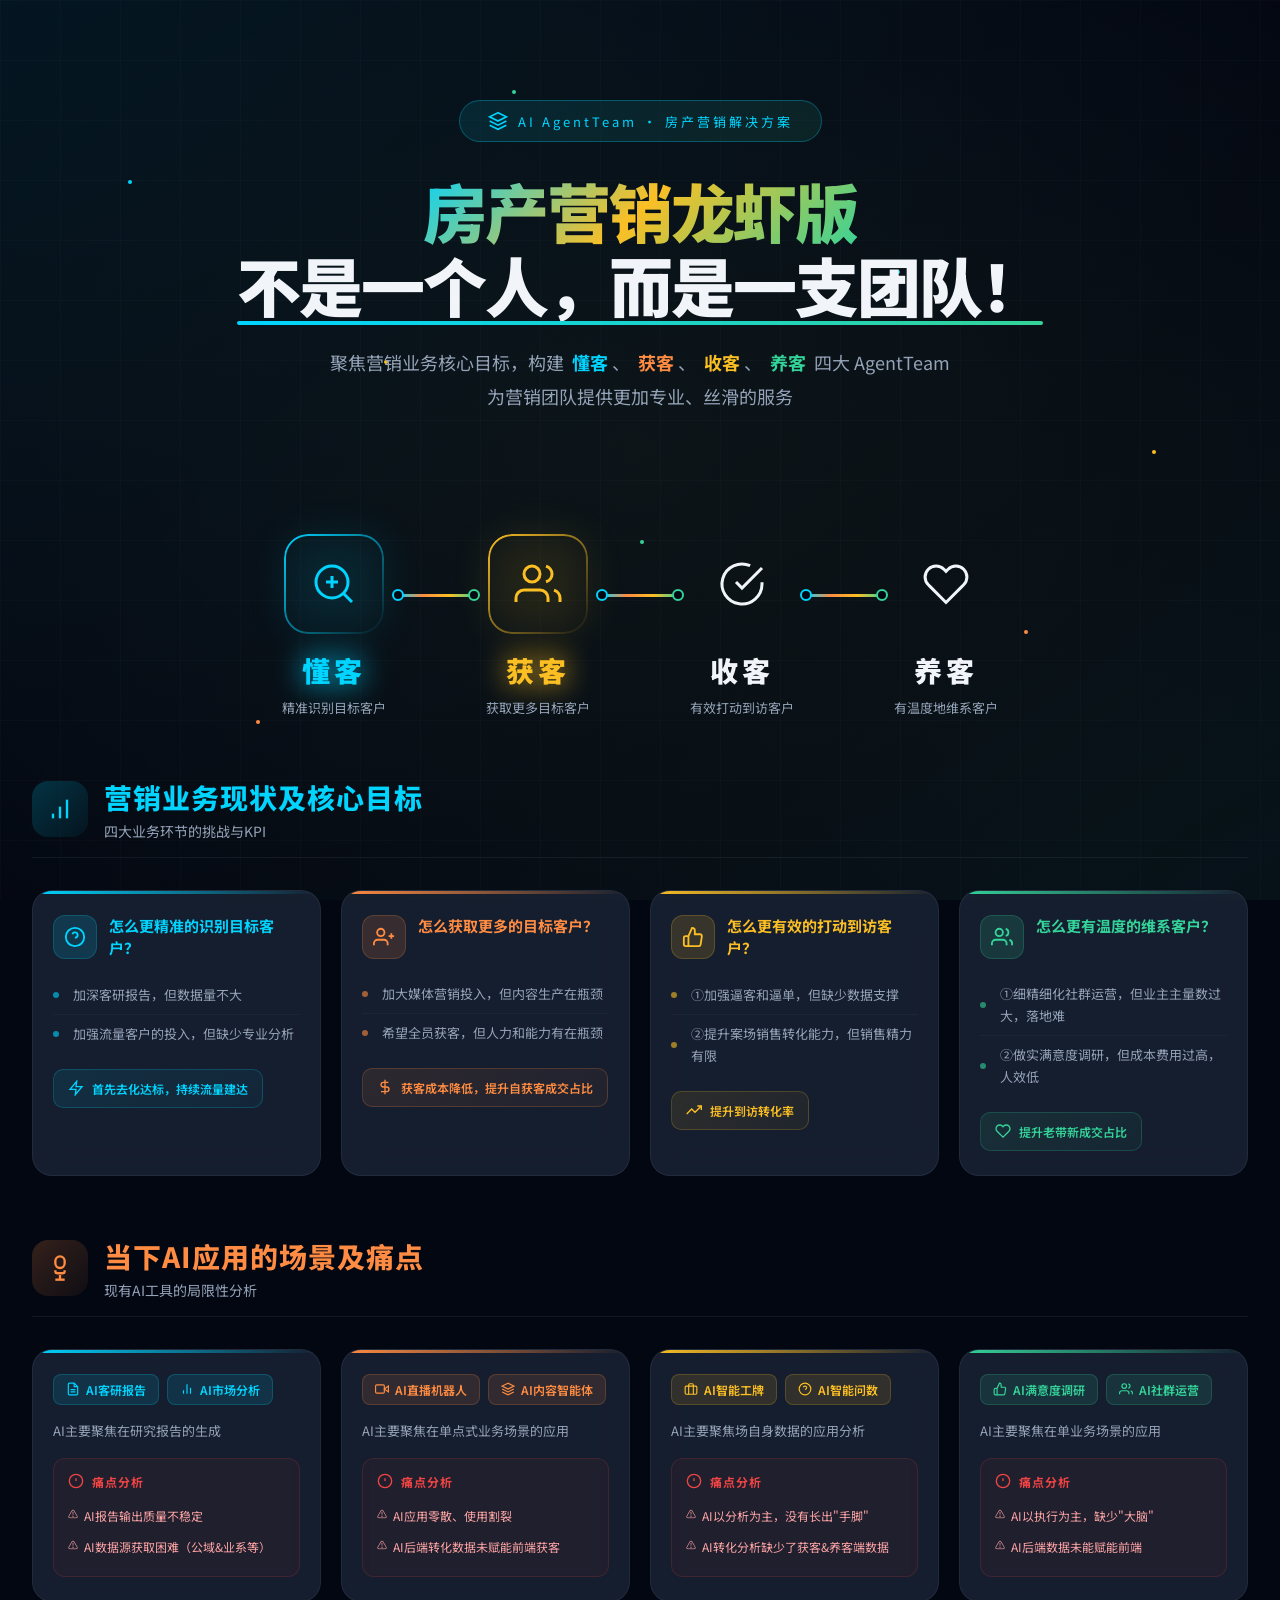
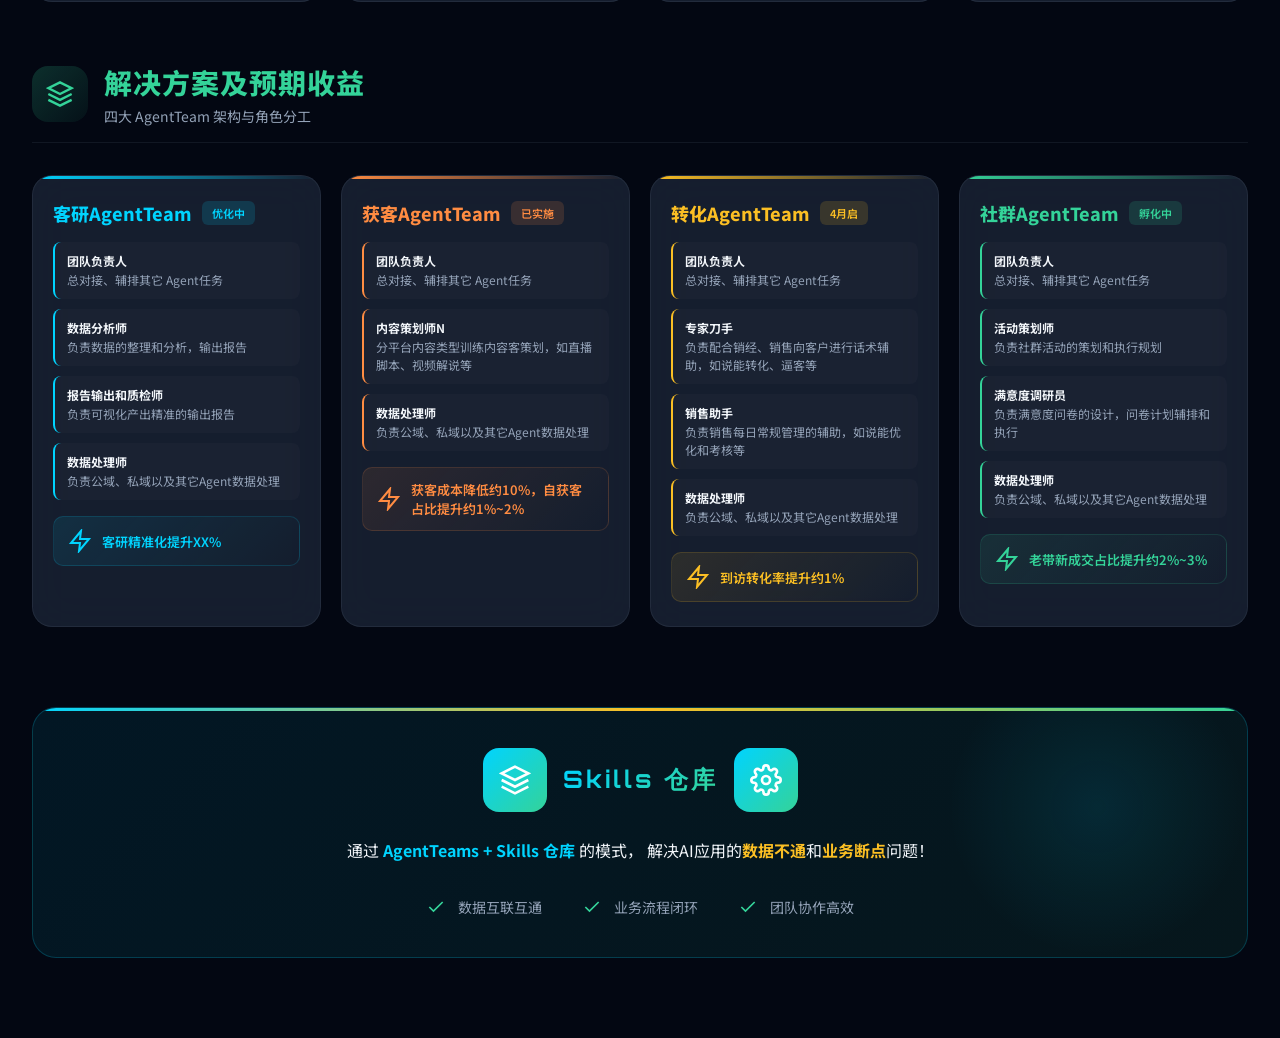
<file: real-estate-agent-team-v2.html>
<!DOCTYPE html>
<html lang="zh-CN">
<head>
<meta charset="UTF-8" />
<meta name="viewport" content="width=device-width, initial-scale=1.0" />
<title>房产营销龙虾版 · AgentTeam</title>
<link rel="preconnect" href="https://fonts.googleapis.com" />
<link href="https://fonts.googleapis.com/css2?family=Orbitron:wght@400;700;900&family=Noto+Sans+SC:wght@300;400;500;700;900&display=swap" rel="stylesheet" />
<style>
:root {
  --bg: #030712;
  --surface: #0f172a;
  --panel: #1e293b;
  --card-bg: rgba(30, 41, 59, 0.7);
  --border: rgba(148, 163, 184, 0.1);
  --glow: #00d4ff;
  --col1: #00d4ff;
  --col2: #ff8c42;
  --col3: #fbbf24;
  --col4: #34d399;
  --text: #f1f5f9;
  --muted: #94a3b8;
}

* { box-sizing: border-box; margin: 0; padding: 0; }

body {
  background: var(--bg);
  color: var(--text);
  font-family: 'Noto Sans SC', sans-serif;
  min-height: 100vh;
  overflow-x: hidden;
}

/* Animated Background */
.bg-animation {
  position: fixed;
  inset: 0;
  z-index: 0;
  overflow: hidden;
}

.bg-animation::before {
  content: '';
  position: absolute;
  width: 200%;
  height: 200%;
  top: -50%;
  left: -50%;
  background: 
    radial-gradient(ellipse at 20% 20%, rgba(0, 212, 255, 0.08) 0%, transparent 50%),
    radial-gradient(ellipse at 80% 80%, rgba(52, 211, 153, 0.06) 0%, transparent 50%),
    radial-gradient(ellipse at 50% 50%, rgba(251, 191, 36, 0.04) 0%, transparent 60%);
  animation: bgRotate 30s linear infinite;
}

@keyframes bgRotate {
  0% { transform: rotate(0deg); }
  100% { transform: rotate(360deg); }
}

/* Grid Pattern */
.grid-pattern {
  position: fixed;
  inset: 0;
  background-image: 
    linear-gradient(rgba(148, 163, 184, 0.03) 1px, transparent 1px),
    linear-gradient(90deg, rgba(148, 163, 184, 0.03) 1px, transparent 1px);
  background-size: 60px 60px;
  z-index: 1;
}

/* Floating Particles */
.particles {
  position: fixed;
  inset: 0;
  z-index: 1;
  pointer-events: none;
}

.particle {
  position: absolute;
  width: 4px;
  height: 4px;
  border-radius: 50%;
  animation: float 20s infinite;
}

.particle:nth-child(1) { left: 10%; top: 20%; background: var(--col1); animation-delay: 0s; animation-duration: 25s; }
.particle:nth-child(2) { left: 20%; top: 80%; background: var(--col2); animation-delay: -5s; animation-duration: 20s; }
.particle:nth-child(3) { left: 30%; top: 40%; background: var(--col3); animation-delay: -10s; animation-duration: 22s; }
.particle:nth-child(4) { left: 50%; top: 60%; background: var(--col4); animation-delay: -3s; animation-duration: 28s; }
.particle:nth-child(5) { left: 70%; top: 30%; background: var(--col1); animation-delay: -8s; animation-duration: 24s; }
.particle:nth-child(6) { left: 80%; top: 70%; background: var(--col2); animation-delay: -12s; animation-duration: 26s; }
.particle:nth-child(7) { left: 90%; top: 50%; background: var(--col3); animation-delay: -2s; animation-duration: 21s; }
.particle:nth-child(8) { left: 40%; top: 10%; background: var(--col4); animation-delay: -7s; animation-duration: 23s; }

@keyframes float {
  0%, 100% { transform: translateY(0) translateX(0); opacity: 0.6; }
  25% { transform: translateY(-30px) translateX(15px); opacity: 1; }
  50% { transform: translateY(-15px) translateX(-10px); opacity: 0.4; }
  75% { transform: translateY(-40px) translateX(20px); opacity: 0.8; }
}

/* Main Container */
.stage {
  position: relative;
  z-index: 2;
  max-width: 1440px;
  margin: 0 auto;
  padding: 40px 32px 80px;
}

/* ══════════════════════════════
   HERO SECTION
══════════════════════════════ */
.hero {
  text-align: center;
  padding: 60px 0 80px;
  position: relative;
}

.hero-badge {
  display: inline-flex;
  align-items: center;
  gap: 10px;
  background: linear-gradient(135deg, rgba(0, 212, 255, 0.1), rgba(52, 211, 153, 0.1));
  border: 1px solid rgba(0, 212, 255, 0.3);
  border-radius: 100px;
  padding: 10px 28px;
  font-size: 13px;
  letter-spacing: 3px;
  color: var(--glow);
  margin-bottom: 32px;
  animation: fadeInDown 0.8s ease-out;
}

.hero-badge svg {
  width: 20px;
  height: 20px;
  animation: pulse 2s ease-in-out infinite;
}

@keyframes pulse {
  0%, 100% { transform: scale(1); opacity: 1; }
  50% { transform: scale(1.1); opacity: 0.8; }
}

.hero-title {
  font-size: clamp(36px, 5vw, 72px);
  font-weight: 900;
  line-height: 1.15;
  letter-spacing: -2px;
  margin-bottom: 24px;
  animation: fadeInUp 0.8s ease-out 0.2s both;
}

.hero-title .gradient-text {
  background: linear-gradient(135deg, var(--col1) 0%, var(--col3) 50%, var(--col4) 100%);
  -webkit-background-clip: text;
  -webkit-text-fill-color: transparent;
  background-clip: text;
}

.hero-title .highlight {
  position: relative;
  display: inline-block;
}

.hero-title .highlight::after {
  content: '';
  position: absolute;
  bottom: -4px;
  left: 0;
  right: 0;
  height: 4px;
  background: linear-gradient(90deg, var(--col1), var(--col4));
  border-radius: 2px;
  animation: shimmer 2s ease-in-out infinite;
}

@keyframes shimmer {
  0%, 100% { opacity: 1; transform: scaleX(1); }
  50% { opacity: 0.7; transform: scaleX(0.8); }
}

.hero-subtitle {
  font-size: clamp(14px, 1.5vw, 18px);
  color: var(--muted);
  line-height: 1.9;
  max-width: 800px;
  margin: 0 auto;
  animation: fadeInUp 0.8s ease-out 0.4s both;
}

.hero-subtitle .keyword {
  color: var(--col1);
  font-weight: 700;
  padding: 0 4px;
}

.hero-subtitle .keyword:nth-of-type(2) { color: var(--col2); }
.hero-subtitle .keyword:nth-of-type(3) { color: var(--col3); }
.hero-subtitle .keyword:nth-of-type(4) { color: var(--col4); }

/* ══════════════════════════════
   FLOW SECTION
══════════════════════════════ */
.flow-section {
  margin: 40px 0 60px;
  animation: fadeInUp 0.8s ease-out 0.6s both;
}

.flow-container {
  display: flex;
  align-items: center;
  justify-content: center;
  gap: 0;
  flex-wrap: wrap;
}

.flow-step {
  display: flex;
  flex-direction: column;
  align-items: center;
  position: relative;
  padding: 0 20px;
}

.flow-icon-wrap {
  width: 100px;
  height: 100px;
  border-radius: 24px;
  display: flex;
  align-items: center;
  justify-content: center;
  margin-bottom: 16px;
  position: relative;
  animation: fadeInScale 0.6s ease-out both;
}

.flow-icon-wrap::before {
  content: '';
  position: absolute;
  inset: 0;
  border-radius: 24px;
  padding: 2px;
  background: linear-gradient(135deg, var(--current-color), transparent);
  -webkit-mask: linear-gradient(#fff 0 0) content-box, linear-gradient(#fff 0 0);
  mask: linear-gradient(#fff 0 0) content-box, linear-gradient(#fff 0 0);
  -webkit-mask-composite: xor;
  mask-composite: exclude;
  animation: borderRotate 4s linear infinite;
}

@keyframes borderRotate {
  0% { filter: hue-rotate(0deg); }
  100% { filter: hue-rotate(360deg); }
}

.flow-icon-wrap svg {
  width: 48px;
  height: 48px;
  color: var(--current-color);
}

.flow-step:nth-child(1) { --current-color: var(--col1); animation-delay: 0.8s; }
.flow-step:nth-child(2) { --current-color: var(--col2); animation-delay: 1.0s; }
.flow-step:nth-child(3) { --current-color: var(--col3); animation-delay: 1.2s; }
.flow-step:nth-child(4) { --current-color: var(--col4); animation-delay: 1.4s; }

.flow-icon-bg {
  position: absolute;
  inset: 0;
  border-radius: 24px;
  opacity: 0.1;
  background: var(--current-color);
  filter: blur(20px);
}

.flow-label {
  font-size: 28px;
  font-weight: 900;
  letter-spacing: 4px;
  color: var(--current-color);
  text-shadow: 0 0 30px var(--current-color);
  margin-bottom: 8px;
}

.flow-desc {
  font-size: 13px;
  color: var(--muted);
  text-align: center;
  max-width: 120px;
}

.flow-connector {
  width: 80px;
  height: 3px;
  background: linear-gradient(90deg, var(--col1), var(--col2), var(--col3), var(--col4));
  border-radius: 2px;
  position: relative;
  margin: 0 -10px;
  margin-bottom: 60px;
}

.flow-connector::before,
.flow-connector::after {
  content: '';
  position: absolute;
  top: 50%;
  transform: translateY(-50%);
  width: 8px;
  height: 8px;
  border-radius: 50%;
  background: var(--bg);
  border: 2px solid;
}

.flow-connector::before { left: -4px; border-color: var(--col1); }
.flow-connector::after { right: -4px; border-color: var(--col4); }

/* Flow step animations */
.flow-step:nth-child(1) .flow-icon-wrap { animation: slideInLeft 0.6s ease-out 0.8s both; }
.flow-step:nth-child(3) .flow-icon-wrap { animation: slideInRight 0.6s ease-out 1.2s both; }
.flow-step:nth-child(5) .flow-icon-wrap { animation: slideInRight 0.6s ease-out 1.4s both; }
.flow-step:nth-child(7) .flow-icon-wrap { animation: slideInRight 0.6s ease-out 1.6s both; }

@keyframes slideInLeft {
  from { opacity: 0; transform: translateX(-30px); }
  to { opacity: 1; transform: translateX(0); }
}

@keyframes slideInRight {
  from { opacity: 0; transform: translateX(30px); }
  to { opacity: 1; transform: translateX(0); }
}

@keyframes fadeInUp {
  from { opacity: 0; transform: translateY(30px); }
  to { opacity: 1; transform: translateY(0); }
}

@keyframes fadeInDown {
  from { opacity: 0; transform: translateY(-20px); }
  to { opacity: 1; transform: translateY(0); }
}

@keyframes fadeInScale {
  from { opacity: 0; transform: scale(0.8); }
  to { opacity: 1; transform: scale(1); }
}

/* ══════════════════════════════
   SECTION CARDS
══════════════════════════════ */
.section {
  margin-bottom: 60px;
}

.section-header {
  display: flex;
  align-items: center;
  gap: 16px;
  margin-bottom: 32px;
  padding-bottom: 16px;
  border-bottom: 1px solid var(--border);
}

.section-icon {
  width: 56px;
  height: 56px;
  border-radius: 16px;
  display: flex;
  align-items: center;
  justify-content: center;
  position: relative;
  flex-shrink: 0;
}

.section-icon svg {
  width: 28px;
  height: 28px;
  position: relative;
  z-index: 1;
}

.section-icon::after {
  content: '';
  position: absolute;
  inset: 0;
  border-radius: 16px;
  opacity: 0.15;
  filter: blur(12px);
}

.section-title {
  font-size: clamp(20px, 2.5vw, 28px);
  font-weight: 800;
  letter-spacing: 1px;
}

.section-subtitle {
  font-size: 14px;
  color: var(--muted);
  margin-top: 4px;
}

/* Cards Grid */
.cards-grid {
  display: grid;
  grid-template-columns: repeat(4, 1fr);
  gap: 20px;
}

/* Card Base */
.card {
  background: var(--card-bg);
  backdrop-filter: blur(20px);
  border-radius: 20px;
  border: 1px solid var(--border);
  padding: 24px 20px;
  position: relative;
  overflow: hidden;
  transition: all 0.4s cubic-bezier(0.4, 0, 0.2, 1);
  animation: cardFadeIn 0.6s ease-out both;
}

.card:nth-child(1) { animation-delay: 0.1s; }
.card:nth-child(2) { animation-delay: 0.2s; }
.card:nth-child(3) { animation-delay: 0.3s; }
.card:nth-child(4) { animation-delay: 0.4s; }

@keyframes cardFadeIn {
  from { opacity: 0; transform: translateY(20px); }
  to { opacity: 1; transform: translateY(0); }
}

.card::before {
  content: '';
  position: absolute;
  top: 0;
  left: 0;
  right: 0;
  height: 3px;
  background: linear-gradient(90deg, var(--card-color), transparent);
}

.card::after {
  content: '';
  position: absolute;
  top: -50%;
  right: -50%;
  width: 100%;
  height: 100%;
  background: radial-gradient(circle, var(--card-color) 0%, transparent 70%);
  opacity: 0;
  transition: opacity 0.4s;
}

.card:hover {
  transform: translateY(-8px);
  border-color: rgba(var(--card-color-rgb), 0.3);
  box-shadow: 0 20px 40px rgba(0, 0, 0, 0.3), 0 0 40px rgba(var(--card-color-rgb), 0.1);
}

.card:hover::after {
  opacity: 0.05;
}

.card.c1 { --card-color: var(--col1); --card-color-rgb: 0, 212, 255; }
.card.c2 { --card-color: var(--col2); --card-color-rgb: 255, 140, 66; }
.card.c3 { --card-color: var(--col3); --card-color-rgb: 251, 191, 36; }
.card.c4 { --card-color: var(--col4); --card-color-rgb: 52, 211, 153; }

/* Card Header */
.card-header {
  display: flex;
  align-items: flex-start;
  gap: 12px;
  margin-bottom: 16px;
}

.card-icon {
  width: 44px;
  height: 44px;
  border-radius: 12px;
  display: flex;
  align-items: center;
  justify-content: center;
  flex-shrink: 0;
  background: rgba(var(--card-color-rgb), 0.15);
  border: 1px solid rgba(var(--card-color-rgb), 0.2);
}

.card-icon svg {
  width: 22px;
  height: 22px;
  color: var(--card-color);
}

.card-question {
  font-size: 15px;
  font-weight: 700;
  line-height: 1.5;
  color: var(--card-color);
}

/* Card Content */
.card-content {
  margin-bottom: 16px;
}

.card-list {
  list-style: none;
}

.card-list li {
  font-size: 13px;
  color: var(--muted);
  line-height: 1.7;
  padding: 8px 0;
  padding-left: 20px;
  position: relative;
  border-bottom: 1px solid rgba(148, 163, 184, 0.05);
}

.card-list li:last-child {
  border-bottom: none;
}

.card-list li::before {
  content: '';
  position: absolute;
  left: 0;
  top: 50%;
  transform: translateY(-50%);
  width: 6px;
  height: 6px;
  border-radius: 50%;
  background: var(--card-color);
  opacity: 0.6;
}

/* KPI Badge */
.kpi-badge {
  display: inline-flex;
  align-items: center;
  gap: 8px;
  background: linear-gradient(135deg, rgba(var(--card-color-rgb), 0.1), rgba(var(--card-color-rgb), 0.05));
  border: 1px solid rgba(var(--card-color-rgb), 0.2);
  border-radius: 10px;
  padding: 10px 14px;
  font-size: 12px;
  font-weight: 600;
  color: var(--card-color);
}

.kpi-badge svg {
  width: 16px;
  height: 16px;
}

/* AI Tags */
.ai-tags {
  display: flex;
  flex-wrap: wrap;
  gap: 8px;
  margin-bottom: 16px;
}

.ai-tag {
  font-size: 12px;
  font-weight: 600;
  border-radius: 8px;
  padding: 6px 12px;
  display: inline-flex;
  align-items: center;
  gap: 6px;
}

.ai-tag svg {
  width: 14px;
  height: 14px;
}

.ai-tag.blue { background: rgba(0, 212, 255, 0.12); color: var(--col1); border: 1px solid rgba(0, 212, 255, 0.2); }
.ai-tag.orange { background: rgba(255, 140, 66, 0.12); color: var(--col2); border: 1px solid rgba(255, 140, 66, 0.2); }
.ai-tag.yellow { background: rgba(251, 191, 36, 0.12); color: var(--col3); border: 1px solid rgba(251, 191, 36, 0.2); }
.ai-tag.green { background: rgba(52, 211, 153, 0.12); color: var(--col4); border: 1px solid rgba(52, 211, 153, 0.2); }

.ai-desc {
  font-size: 13px;
  color: var(--muted);
  line-height: 1.6;
  margin-bottom: 16px;
}

/* Pain Points */
.pain-section {
  background: rgba(239, 68, 68, 0.05);
  border: 1px solid rgba(239, 68, 68, 0.15);
  border-radius: 12px;
  padding: 14px;
}

.pain-header {
  display: flex;
  align-items: center;
  gap: 8px;
  font-size: 12px;
  font-weight: 700;
  color: #ef4444;
  margin-bottom: 10px;
  letter-spacing: 1px;
}

.pain-header svg {
  width: 16px;
  height: 16px;
}

.pain-item {
  font-size: 12px;
  color: #fca5a5;
  line-height: 1.6;
  padding: 6px 0;
  padding-left: 16px;
  position: relative;
}

.pain-item::before {
  content: '⚠';
  position: absolute;
  left: 0;
  font-size: 10px;
}

/* Team Cards */
.team-name {
  font-size: 18px;
  font-weight: 800;
  margin-bottom: 16px;
  display: flex;
  align-items: center;
  gap: 10px;
  flex-wrap: wrap;
}

.team-tag {
  font-size: 11px;
  font-weight: 600;
  border-radius: 6px;
  padding: 4px 10px;
}

.team-tag.blue { background: rgba(0, 212, 255, 0.15); color: var(--col1); }
.team-tag.orange { background: rgba(255, 140, 66, 0.15); color: var(--col2); }
.team-tag.yellow { background: rgba(251, 191, 36, 0.15); color: var(--col3); }
.team-tag.green { background: rgba(52, 211, 153, 0.15); color: var(--col4); }

.role-grid {
  display: grid;
  gap: 10px;
}

.role-item {
  display: flex;
  flex-direction: column;
  gap: 2px;
  padding: 10px 12px;
  background: rgba(255, 255, 255, 0.02);
  border-radius: 8px;
  border-left: 2px solid var(--card-color);
}

.role-title {
  font-size: 12px;
  font-weight: 700;
  color: var(--text);
}

.role-desc {
  font-size: 12px;
  color: var(--muted);
  line-height: 1.5;
}

.result-kpi {
  margin-top: 16px;
  display: flex;
  align-items: center;
  gap: 10px;
  padding: 12px 14px;
  background: linear-gradient(135deg, rgba(var(--card-color-rgb), 0.1), transparent);
  border-radius: 10px;
  border: 1px solid rgba(var(--card-color-rgb), 0.15);
}

.result-kpi svg {
  width: 24px;
  height: 24px;
  flex-shrink: 0;
}

.result-kpi span {
  font-size: 13px;
  font-weight: 600;
  color: var(--card-color);
}

/* ══════════════════════════════
   SKILLS BAR
══════════════════════════════ */
.skills-section {
  margin-top: 80px;
  animation: fadeInUp 0.8s ease-out 0.8s both;
}

.skills-card {
  background: linear-gradient(135deg, rgba(0, 212, 255, 0.08), rgba(52, 211, 153, 0.08));
  border: 1px solid rgba(0, 212, 255, 0.2);
  border-radius: 24px;
  padding: 40px;
  position: relative;
  overflow: hidden;
}

.skills-card::before {
  content: '';
  position: absolute;
  top: 0;
  left: 0;
  right: 0;
  height: 3px;
  background: linear-gradient(90deg, var(--col1), var(--col3), var(--col4));
}

.skills-card::after {
  content: '';
  position: absolute;
  bottom: 0;
  right: 0;
  width: 300px;
  height: 300px;
  background: radial-gradient(circle, rgba(0, 212, 255, 0.1) 0%, transparent 70%);
  pointer-events: none;
}

.skills-header {
  display: flex;
  align-items: center;
  justify-content: center;
  gap: 16px;
  margin-bottom: 24px;
}

.skills-icon {
  width: 64px;
  height: 64px;
  border-radius: 16px;
  background: linear-gradient(135deg, var(--col1), var(--col4));
  display: flex;
  align-items: center;
  justify-content: center;
  animation: pulse 3s ease-in-out infinite;
}

.skills-icon svg {
  width: 32px;
  height: 32px;
  color: white;
}

.skills-title {
  font-family: 'Orbitron', monospace;
  font-size: 24px;
  font-weight: 700;
  letter-spacing: 3px;
  background: linear-gradient(135deg, var(--col1), var(--col4));
  -webkit-background-clip: text;
  -webkit-text-fill-color: transparent;
  background-clip: text;
}

.skills-content {
  text-align: center;
  max-width: 700px;
  margin: 0 auto;
}

.skills-text {
  font-size: 16px;
  line-height: 1.8;
  color: var(--text);
}

.skills-text strong {
  color: var(--col1);
  font-weight: 700;
}

.skills-text .highlight {
  color: var(--col3);
  font-weight: 700;
}

.skills-features {
  display: flex;
  justify-content: center;
  gap: 40px;
  margin-top: 32px;
  flex-wrap: wrap;
}

.skills-feature {
  display: flex;
  align-items: center;
  gap: 12px;
  font-size: 14px;
  color: var(--muted);
}

.skills-feature svg {
  width: 20px;
  height: 20px;
  color: var(--col4);
}

/* ══════════════════════════════
   RESPONSIVE
══════════════════════════════ */
@media (max-width: 1200px) {
  .cards-grid { grid-template-columns: repeat(2, 1fr); }
  .flow-connector { display: none; }
  .flow-container { gap: 30px; }
}

@media (max-width: 768px) {
  .cards-grid { grid-template-columns: 1fr; }
  .stage { padding: 20px 16px 60px; }
  .hero { padding: 40px 0 60px; }
  .flow-label { font-size: 22px; }
  .flow-icon-wrap { width: 80px; height: 80px; }
  .flow-icon-wrap svg { width: 36px; height: 36px; }
  .skills-card { padding: 24px; }
  .skills-features { gap: 20px; }
}

/* Scroll Animation */
.scroll-reveal {
  opacity: 0;
  transform: translateY(30px);
  transition: all 0.8s cubic-bezier(0.4, 0, 0.2, 1);
}

.scroll-reveal.visible {
  opacity: 1;
  transform: translateY(0);
}
</style>
</head>
<body>

<!-- Animated Background -->
<div class="bg-animation"></div>
<div class="grid-pattern"></div>
<div class="particles">
  <div class="particle"></div>
  <div class="particle"></div>
  <div class="particle"></div>
  <div class="particle"></div>
  <div class="particle"></div>
  <div class="particle"></div>
  <div class="particle"></div>
  <div class="particle"></div>
</div>

<div class="stage">

  <!-- ═══ HERO ═══ -->
  <section class="hero">
    <div class="hero-badge">
      <svg viewBox="0 0 24 24" fill="none" stroke="currentColor" stroke-width="2">
        <path d="M12 2L2 7l10 5 10-5-10-5z"/>
        <path d="M2 17l10 5 10-5"/>
        <path d="M2 12l10 5 10-5"/>
      </svg>
      AI AgentTeam · 房产营销解决方案
    </div>
    <h1 class="hero-title">
      <span class="gradient-text">房产营销龙虾版</span><br/>
      <span class="highlight">不是一个人，而是一支团队！</span>
    </h1>
    <p class="hero-subtitle">
      聚焦营销业务核心目标，构建
      <span class="keyword">懂客</span>、
      <span class="keyword">获客</span>、
      <span class="keyword">收客</span>、
      <span class="keyword">养客</span>
      四大 AgentTeam<br/>为营销团队提供更加专业、丝滑的服务
    </p>
  </section>

  <!-- ═══ FLOW ═══ -->
  <section class="flow-section">
    <div class="flow-container">
      <!-- Step 1: 懂客 -->
      <div class="flow-step">
        <div class="flow-icon-wrap">
          <div class="flow-icon-bg"></div>
          <svg viewBox="0 0 24 24" fill="none" stroke="currentColor" stroke-width="1.5">
            <circle cx="11" cy="11" r="8"/>
            <path d="M21 21l-4.35-4.35"/>
            <path d="M11 8v6"/>
            <path d="M8 11h6"/>
          </svg>
        </div>
        <span class="flow-label">懂客</span>
        <span class="flow-desc">精准识别目标客户</span>
      </div>
      
      <div class="flow-connector"></div>
      
      <!-- Step 2: 获客 -->
      <div class="flow-step">
        <div class="flow-icon-wrap">
          <div class="flow-icon-bg"></div>
          <svg viewBox="0 0 24 24" fill="none" stroke="currentColor" stroke-width="1.5">
            <path d="M17 21v-2a4 4 0 0 0-4-4H5a4 4 0 0 0-4 4v2"/>
            <circle cx="9" cy="7" r="4"/>
            <path d="M23 21v-2a4 4 0 0 0-3-3.87"/>
            <path d="M16 3.13a4 4 0 0 1 0 7.75"/>
          </svg>
        </div>
        <span class="flow-label">获客</span>
        <span class="flow-desc">获取更多目标客户</span>
      </div>
      
      <div class="flow-connector"></div>
      
      <!-- Step 3: 收客 -->
      <div class="flow-step">
        <div class="flow-icon-wrap">
          <div class="flow-icon-bg"></div>
          <svg viewBox="0 0 24 24" fill="none" stroke="currentColor" stroke-width="1.5">
            <path d="M22 11.08V12a10 10 0 1 1-5.93-9.14"/>
            <polyline points="22 4 12 14.01 9 11.01"/>
          </svg>
        </div>
        <span class="flow-label">收客</span>
        <span class="flow-desc">有效打动到访客户</span>
      </div>
      
      <div class="flow-connector"></div>
      
      <!-- Step 4: 养客 -->
      <div class="flow-step">
        <div class="flow-icon-wrap">
          <div class="flow-icon-bg"></div>
          <svg viewBox="0 0 24 24" fill="none" stroke="currentColor" stroke-width="1.5">
            <path d="M20.84 4.61a5.5 5.5 0 0 0-7.78 0L12 5.67l-1.06-1.06a5.5 5.5 0 0 0-7.78 7.78l1.06 1.06L12 21.23l7.78-7.78 1.06-1.06a5.5 5.5 0 0 0 0-7.78z"/>
          </svg>
        </div>
        <span class="flow-label">养客</span>
        <span class="flow-desc">有温度地维系客户</span>
      </div>
    </div>
  </section>

  <!-- ═══ SECTION 1: 营销业务现状及核心目标 ═══ -->
  <section class="section scroll-reveal">
    <div class="section-header">
      <div class="section-icon" style="background: linear-gradient(135deg, rgba(0,212,255,0.2), rgba(0,212,255,0.05));">
        <svg viewBox="0 0 24 24" fill="none" stroke="var(--col1)" stroke-width="2">
          <path d="M12 20V10"/>
          <path d="M18 20V4"/>
          <path d="M6 20v-4"/>
        </svg>
      </div>
      <div>
        <h2 class="section-title" style="color: var(--col1);">营销业务现状及核心目标</h2>
        <p class="section-subtitle">四大业务环节的挑战与KPI</p>
      </div>
    </div>
    
    <div class="cards-grid">
      <!-- 懂客 Card -->
      <div class="card c1">
        <div class="card-header">
          <div class="card-icon">
            <svg viewBox="0 0 24 24" fill="none" stroke="currentColor" stroke-width="2">
              <circle cx="12" cy="12" r="10"/>
              <path d="M9.09 9a3 3 0 0 1 5.83 1c0 2-3 3-3 3"/>
              <line x1="12" y1="17" x2="12.01" y2="17"/>
            </svg>
          </div>
          <span class="card-question">怎么更精准的识别目标客户？</span>
        </div>
        <div class="card-content">
          <ul class="card-list">
            <li>加深客研报告，但数据量不大</li>
            <li>加强流量客户的投入，但缺少专业分析</li>
          </ul>
        </div>
        <div class="kpi-badge">
          <svg viewBox="0 0 24 24" fill="none" stroke="currentColor" stroke-width="2">
            <path d="M13 2L3 14h9l-1 8 10-12h-9l1-8z"/>
          </svg>
          首先去化达标，持续流量建达
        </div>
      </div>
      
      <!-- 获客 Card -->
      <div class="card c2">
        <div class="card-header">
          <div class="card-icon">
            <svg viewBox="0 0 24 24" fill="none" stroke="currentColor" stroke-width="2">
              <path d="M16 21v-2a4 4 0 0 0-4-4H5a4 4 0 0 0-4 4v2"/>
              <circle cx="8.5" cy="7" r="4"/>
              <line x1="20" y1="8" x2="20" y2="14"/>
              <line x1="23" y1="11" x2="17" y2="11"/>
            </svg>
          </div>
          <span class="card-question">怎么获取更多的目标客户？</span>
        </div>
        <div class="card-content">
          <ul class="card-list">
            <li>加大媒体营销投入，但内容生产在瓶颈</li>
            <li>希望全员获客，但人力和能力有在瓶颈</li>
          </ul>
        </div>
        <div class="kpi-badge">
          <svg viewBox="0 0 24 24" fill="none" stroke="currentColor" stroke-width="2">
            <line x1="12" y1="1" x2="12" y2="23"/>
            <path d="M17 5H9.5a3.5 3.5 0 0 0 0 7h5a3.5 3.5 0 0 1 0 7H6"/>
          </svg>
          获客成本降低，提升自获客成交占比
        </div>
      </div>
      
      <!-- 收客 Card -->
      <div class="card c3">
        <div class="card-header">
          <div class="card-icon">
            <svg viewBox="0 0 24 24" fill="none" stroke="currentColor" stroke-width="2">
              <path d="M14 9V5a3 3 0 0 0-3-3l-4 9v11h11.28a2 2 0 0 0 2-1.7l1.38-9a2 2 0 0 0-2-2.3zM7 22H4a2 2 0 0 1-2-2v-7a2 2 0 0 1 2-2h3"/>
            </svg>
          </div>
          <span class="card-question">怎么更有效的打动到访客户？</span>
        </div>
        <div class="card-content">
          <ul class="card-list">
            <li>①加强逼客和逼单，但缺少数据支撑</li>
            <li>②提升案场销售转化能力，但销售精力有限</li>
          </ul>
        </div>
        <div class="kpi-badge">
          <svg viewBox="0 0 24 24" fill="none" stroke="currentColor" stroke-width="2">
            <polyline points="23 6 13.5 15.5 8.5 10.5 1 18"/>
            <polyline points="17 6 23 6 23 12"/>
          </svg>
          提升到访转化率
        </div>
      </div>
      
      <!-- 养客 Card -->
      <div class="card c4">
        <div class="card-header">
          <div class="card-icon">
            <svg viewBox="0 0 24 24" fill="none" stroke="currentColor" stroke-width="2">
              <path d="M17 21v-2a4 4 0 0 0-4-4H5a4 4 0 0 0-4 4v2"/>
              <circle cx="9" cy="7" r="4"/>
              <path d="M23 21v-2a4 4 0 0 0-3-3.87"/>
              <path d="M16 3.13a4 4 0 0 1 0 7.75"/>
            </svg>
          </div>
          <span class="card-question">怎么更有温度的维系客户？</span>
        </div>
        <div class="card-content">
          <ul class="card-list">
            <li>①细精细化社群运营，但业主主量数过大，落地难</li>
            <li>②做实满意度调研，但成本费用过高，人效低</li>
          </ul>
        </div>
        <div class="kpi-badge">
          <svg viewBox="0 0 24 24" fill="none" stroke="currentColor" stroke-width="2">
            <path d="M20.84 4.61a5.5 5.5 0 0 0-7.78 0L12 5.67l-1.06-1.06a5.5 5.5 0 0 0-7.78 7.78l1.06 1.06L12 21.23l7.78-7.78 1.06-1.06a5.5 5.5 0 0 0 0-7.78z"/>
          </svg>
          提升老带新成交占比
        </div>
      </div>
    </div>
  </section>

  <!-- ═══ SECTION 2: 当下AI应用的场景及痛点 ═══ -->
  <section class="section scroll-reveal">
    <div class="section-header">
      <div class="section-icon" style="background: linear-gradient(135deg, rgba(255,140,66,0.2), rgba(255,140,66,0.05));">
        <svg viewBox="0 0 24 24" fill="none" stroke="var(--col2)" stroke-width="2">
          <path d="M12 2a4 4 0 0 1 4 4v2a4 4 0 0 1-8 0V6a4 4 0 0 1 4-4z"/>
          <path d="M16 14v.5A2 2 0 0 1 14 16.5H10A2 2 0 0 1 8 14.5V14"/>
          <path d="M12 18v4"/>
          <path d="M8 22h8"/>
        </svg>
      </div>
      <div>
        <h2 class="section-title" style="color: var(--col2);">当下AI应用的场景及痛点</h2>
        <p class="section-subtitle">现有AI工具的局限性分析</p>
      </div>
    </div>
    
    <div class="cards-grid">
      <!-- 懂客 AI场景 -->
      <div class="card c1">
        <div class="ai-tags">
          <span class="ai-tag blue">
            <svg viewBox="0 0 24 24" fill="none" stroke="currentColor" stroke-width="2"><path d="M14 2H6a2 2 0 0 0-2 2v16a2 2 0 0 0 2 2h12a2 2 0 0 0 2-2V8z"/><polyline points="14 2 14 8 20 8"/><line x1="16" y1="13" x2="8" y2="13"/><line x1="16" y1="17" x2="8" y2="17"/></svg>
            AI客研报告
          </span>
          <span class="ai-tag blue">
            <svg viewBox="0 0 24 24" fill="none" stroke="currentColor" stroke-width="2"><line x1="18" y1="20" x2="18" y2="10"/><line x1="12" y1="20" x2="12" y2="4"/><line x1="6" y1="20" x2="6" y2="14"/></svg>
            AI市场分析
          </span>
        </div>
        <p class="ai-desc">AI主要聚焦在研究报告的生成</p>
        <div class="pain-section">
          <div class="pain-header">
            <svg viewBox="0 0 24 24" fill="none" stroke="currentColor" stroke-width="2"><circle cx="12" cy="12" r="10"/><line x1="12" y1="8" x2="12" y2="12"/><line x1="12" y1="16" x2="12.01" y2="16"/></svg>
            痛点分析
          </div>
          <div class="pain-item">AI报告输出质量不稳定</div>
          <div class="pain-item">AI数据源获取困难（公域&业系等）</div>
        </div>
      </div>
      
      <!-- 获客 AI场景 -->
      <div class="card c2">
        <div class="ai-tags">
          <span class="ai-tag orange">
            <svg viewBox="0 0 24 24" fill="none" stroke="currentColor" stroke-width="2"><path d="M23 7l-7 5 7 5V7z"/><rect x="1" y="5" width="15" height="14" rx="2" ry="2"/></svg>
            AI直播机器人
          </span>
          <span class="ai-tag orange">
            <svg viewBox="0 0 24 24" fill="none" stroke="currentColor" stroke-width="2"><polygon points="12 2 2 7 12 12 22 7 12 2"/><polyline points="2 17 12 22 22 17"/><polyline points="2 12 12 17 22 12"/></svg>
            AI内容智能体
          </span>
        </div>
        <p class="ai-desc">AI主要聚焦在单点式业务场景的应用</p>
        <div class="pain-section">
          <div class="pain-header">
            <svg viewBox="0 0 24 24" fill="none" stroke="currentColor" stroke-width="2"><circle cx="12" cy="12" r="10"/><line x1="12" y1="8" x2="12" y2="12"/><line x1="12" y1="16" x2="12.01" y2="16"/></svg>
            痛点分析
          </div>
          <div class="pain-item">AI应用零散、使用割裂</div>
          <div class="pain-item">AI后端转化数据未赋能前端获客</div>
        </div>
      </div>
      
      <!-- 收客 AI场景 -->
      <div class="card c3">
        <div class="ai-tags">
          <span class="ai-tag yellow">
            <svg viewBox="0 0 24 24" fill="none" stroke="currentColor" stroke-width="2"><rect x="2" y="7" width="20" height="14" rx="2" ry="2"/><path d="M16 21V5a2 2 0 0 0-2-2h-4a2 2 0 0 0-2 2v16"/></svg>
            AI智能工牌
          </span>
          <span class="ai-tag yellow">
            <svg viewBox="0 0 24 24" fill="none" stroke="currentColor" stroke-width="2"><circle cx="12" cy="12" r="10"/><path d="M9.09 9a3 3 0 0 1 5.83 1c0 2-3 3-3 3"/><line x1="12" y1="17" x2="12.01" y2="17"/></svg>
            AI智能问数
          </span>
        </div>
        <p class="ai-desc">AI主要聚焦场自身数据的应用分析</p>
        <div class="pain-section">
          <div class="pain-header">
            <svg viewBox="0 0 24 24" fill="none" stroke="currentColor" stroke-width="2"><circle cx="12" cy="12" r="10"/><line x1="12" y1="8" x2="12" y2="12"/><line x1="12" y1="16" x2="12.01" y2="16"/></svg>
            痛点分析
          </div>
          <div class="pain-item">AI以分析为主，没有长出"手脚"</div>
          <div class="pain-item">AI转化分析缺少了获客&养客端数据</div>
        </div>
      </div>
      
      <!-- 养客 AI场景 -->
      <div class="card c4">
        <div class="ai-tags">
          <span class="ai-tag green">
            <svg viewBox="0 0 24 24" fill="none" stroke="currentColor" stroke-width="2"><path d="M14 9V5a3 3 0 0 0-3-3l-4 9v11h11.28a2 2 0 0 0 2-1.7l1.38-9a2 2 0 0 0-2-2.3zM7 22H4a2 2 0 0 1-2-2v-7a2 2 0 0 1 2-2h3"/></svg>
            AI满意度调研
          </span>
          <span class="ai-tag green">
            <svg viewBox="0 0 24 24" fill="none" stroke="currentColor" stroke-width="2"><path d="M17 21v-2a4 4 0 0 0-4-4H5a4 4 0 0 0-4 4v2"/><circle cx="9" cy="7" r="4"/><path d="M23 21v-2a4 4 0 0 0-3-3.87"/><path d="M16 3.13a4 4 0 0 1 0 7.75"/></svg>
            AI社群运营
          </span>
        </div>
        <p class="ai-desc">AI主要聚焦在单业务场景的应用</p>
        <div class="pain-section">
          <div class="pain-header">
            <svg viewBox="0 0 24 24" fill="none" stroke="currentColor" stroke-width="2"><circle cx="12" cy="12" r="10"/><line x1="12" y1="8" x2="12" y2="12"/><line x1="12" y1="16" x2="12.01" y2="16"/></svg>
            痛点分析
          </div>
          <div class="pain-item">AI以执行为主，缺少"大脑"</div>
          <div class="pain-item">AI后端数据未能赋能前端</div>
        </div>
      </div>
    </div>
  </section>

  <!-- ═══ SECTION 3: 解决方案及预期收益 ═══ -->
  <section class="section scroll-reveal">
    <div class="section-header">
      <div class="section-icon" style="background: linear-gradient(135deg, rgba(52,211,153,0.2), rgba(52,211,153,0.05));">
        <svg viewBox="0 0 24 24" fill="none" stroke="var(--col4)" stroke-width="2">
          <path d="M12 2L2 7l10 5 10-5-10-5z"/>
          <path d="M2 17l10 5 10-5"/>
          <path d="M2 12l10 5 10-5"/>
        </svg>
      </div>
      <div>
        <h2 class="section-title" style="color: var(--col4);">解决方案及预期收益</h2>
        <p class="section-subtitle">四大 AgentTeam 架构与角色分工</p>
      </div>
    </div>
    
    <div class="cards-grid">
      <!-- 客研 AgentTeam -->
      <div class="card c1">
        <div class="team-name" style="color: var(--col1);">
          客研AgentTeam
          <span class="team-tag blue">优化中</span>
        </div>
        <div class="role-grid">
          <div class="role-item">
            <span class="role-title">团队负责人</span>
            <span class="role-desc">总对接、辅排其它 Agent任务</span>
          </div>
          <div class="role-item">
            <span class="role-title">数据分析师</span>
            <span class="role-desc">负责数据的整理和分析，输出报告</span>
          </div>
          <div class="role-item">
            <span class="role-title">报告输出和质检师</span>
            <span class="role-desc">负责可视化产出精准的输出报告</span>
          </div>
          <div class="role-item">
            <span class="role-title">数据处理师</span>
            <span class="role-desc">负责公域、私域以及其它Agent数据处理</span>
          </div>
        </div>
        <div class="result-kpi">
          <svg viewBox="0 0 24 24" fill="none" stroke="var(--col1)" stroke-width="2">
            <path d="M13 2L3 14h9l-1 8 10-12h-9l1-8z"/>
          </svg>
          <span>客研精准化提升XX%</span>
        </div>
      </div>
      
      <!-- 获客 AgentTeam -->
      <div class="card c2">
        <div class="team-name" style="color: var(--col2);">
          获客AgentTeam
          <span class="team-tag orange">已实施</span>
        </div>
        <div class="role-grid">
          <div class="role-item">
            <span class="role-title">团队负责人</span>
            <span class="role-desc">总对接、辅排其它 Agent任务</span>
          </div>
          <div class="role-item">
            <span class="role-title">内容策划师N</span>
            <span class="role-desc">分平台内容类型训练内容客策划，如直播脚本、视频解说等</span>
          </div>
          <div class="role-item">
            <span class="role-title">数据处理师</span>
            <span class="role-desc">负责公域、私域以及其它Agent数据处理</span>
          </div>
        </div>
        <div class="result-kpi">
          <svg viewBox="0 0 24 24" fill="none" stroke="var(--col2)" stroke-width="2">
            <path d="M13 2L3 14h9l-1 8 10-12h-9l1-8z"/>
          </svg>
          <span>获客成本降低约10%，自获客占比提升约1%~2%</span>
        </div>
      </div>
      
      <!-- 转化 AgentTeam -->
      <div class="card c3">
        <div class="team-name" style="color: var(--col3);">
          转化AgentTeam
          <span class="team-tag yellow">4月启</span>
        </div>
        <div class="role-grid">
          <div class="role-item">
            <span class="role-title">团队负责人</span>
            <span class="role-desc">总对接、辅排其它 Agent任务</span>
          </div>
          <div class="role-item">
            <span class="role-title">专家刀手</span>
            <span class="role-desc">负责配合销经、销售向客户进行话术辅助，如说能转化、逼客等</span>
          </div>
          <div class="role-item">
            <span class="role-title">销售助手</span>
            <span class="role-desc">负责销售每日常规管理的辅助，如说能优化和考核等</span>
          </div>
          <div class="role-item">
            <span class="role-title">数据处理师</span>
            <span class="role-desc">负责公域、私域以及其它Agent数据处理</span>
          </div>
        </div>
        <div class="result-kpi">
          <svg viewBox="0 0 24 24" fill="none" stroke="var(--col3)" stroke-width="2">
            <path d="M13 2L3 14h9l-1 8 10-12h-9l1-8z"/>
          </svg>
          <span>到访转化率提升约1%</span>
        </div>
      </div>
      
      <!-- 社群 AgentTeam -->
      <div class="card c4">
        <div class="team-name" style="color: var(--col4);">
          社群AgentTeam
          <span class="team-tag green">孵化中</span>
        </div>
        <div class="role-grid">
          <div class="role-item">
            <span class="role-title">团队负责人</span>
            <span class="role-desc">总对接、辅排其它 Agent任务</span>
          </div>
          <div class="role-item">
            <span class="role-title">活动策划师</span>
            <span class="role-desc">负责社群活动的策划和执行规划</span>
          </div>
          <div class="role-item">
            <span class="role-title">满意度调研员</span>
            <span class="role-desc">负责满意度问卷的设计，问卷计划辅排和执行</span>
          </div>
          <div class="role-item">
            <span class="role-title">数据处理师</span>
            <span class="role-desc">负责公域、私域以及其它Agent数据处理</span>
          </div>
        </div>
        <div class="result-kpi">
          <svg viewBox="0 0 24 24" fill="none" stroke="var(--col4)" stroke-width="2">
            <path d="M13 2L3 14h9l-1 8 10-12h-9l1-8z"/>
          </svg>
          <span>老带新成交占比提升约2%~3%</span>
        </div>
      </div>
    </div>
  </section>

  <!-- ═══ SKILLS SECTION ═══ -->
  <section class="skills-section">
    <div class="skills-card">
      <div class="skills-header">
        <div class="skills-icon">
          <svg viewBox="0 0 24 24" fill="none" stroke="currentColor" stroke-width="2">
            <path d="M12 2L2 7l10 5 10-5-10-5z"/>
            <path d="M2 17l10 5 10-5"/>
            <path d="M2 12l10 5 10-5"/>
          </svg>
        </div>
        <h3 class="skills-title">Skills 仓库</h3>
        <div class="skills-icon">
          <svg viewBox="0 0 24 24" fill="none" stroke="currentColor" stroke-width="2">
            <circle cx="12" cy="12" r="3"/>
            <path d="M19.4 15a1.65 1.65 0 0 0 .33 1.82l.06.06a2 2 0 0 1 0 2.83 2 2 0 0 1-2.83 0l-.06-.06a1.65 1.65 0 0 0-1.82-.33 1.65 1.65 0 0 0-1 1.51V21a2 2 0 0 1-2 2 2 2 0 0 1-2-2v-.09A1.65 1.65 0 0 0 9 19.4a1.65 1.65 0 0 0-1.82.33l-.06.06a2 2 0 0 1-2.83 0 2 2 0 0 1 0-2.83l.06-.06a1.65 1.65 0 0 0 .33-1.82 1.65 1.65 0 0 0-1.51-1H3a2 2 0 0 1-2-2 2 2 0 0 1 2-2h.09A1.65 1.65 0 0 0 4.6 9a1.65 1.65 0 0 0-.33-1.82l-.06-.06a2 2 0 0 1 0-2.83 2 2 0 0 1 2.83 0l.06.06a1.65 1.65 0 0 0 1.82.33H9a1.65 1.65 0 0 0 1-1.51V3a2 2 0 0 1 2-2 2 2 0 0 1 2 2v.09a1.65 1.65 0 0 0 1 1.51 1.65 1.65 0 0 0 1.82-.33l.06-.06a2 2 0 0 1 2.83 0 2 2 0 0 1 0 2.83l-.06.06a1.65 1.65 0 0 0-.33 1.82V9a1.65 1.65 0 0 0 1.51 1H21a2 2 0 0 1 2 2 2 2 0 0 1-2 2h-.09a1.65 1.65 0 0 0-1.51 1z"/>
          </svg>
        </div>
      </div>
      <div class="skills-content">
        <p class="skills-text">
          通过 <strong>AgentTeams + Skills 仓库</strong> 的模式，
          解决AI应用的<span class="highlight">数据不通</span>和<span class="highlight">业务断点</span>问题！
        </p>
        <div class="skills-features">
          <div class="skills-feature">
            <svg viewBox="0 0 24 24" fill="none" stroke="currentColor" stroke-width="2">
              <polyline points="20 6 9 17 4 12"/>
            </svg>
            数据互联互通
          </div>
          <div class="skills-feature">
            <svg viewBox="0 0 24 24" fill="none" stroke="currentColor" stroke-width="2">
              <polyline points="20 6 9 17 4 12"/>
            </svg>
            业务流程闭环
          </div>
          <div class="skills-feature">
            <svg viewBox="0 0 24 24" fill="none" stroke="currentColor" stroke-width="2">
              <polyline points="20 6 9 17 4 12"/>
            </svg>
            团队协作高效
          </div>
        </div>
      </div>
    </div>
  </section>

</div>

<script>
// Scroll reveal animation
const observer = new IntersectionObserver((entries) => {
  entries.forEach(entry => {
    if (entry.isIntersecting) {
      entry.target.classList.add('visible');
    }
  });
}, {
  threshold: 0.1,
  rootMargin: '0px 0px -50px 0px'
});

document.querySelectorAll('.scroll-reveal').forEach(el => {
  observer.observe(el);
});
</script>

</body>
</html>
</file>
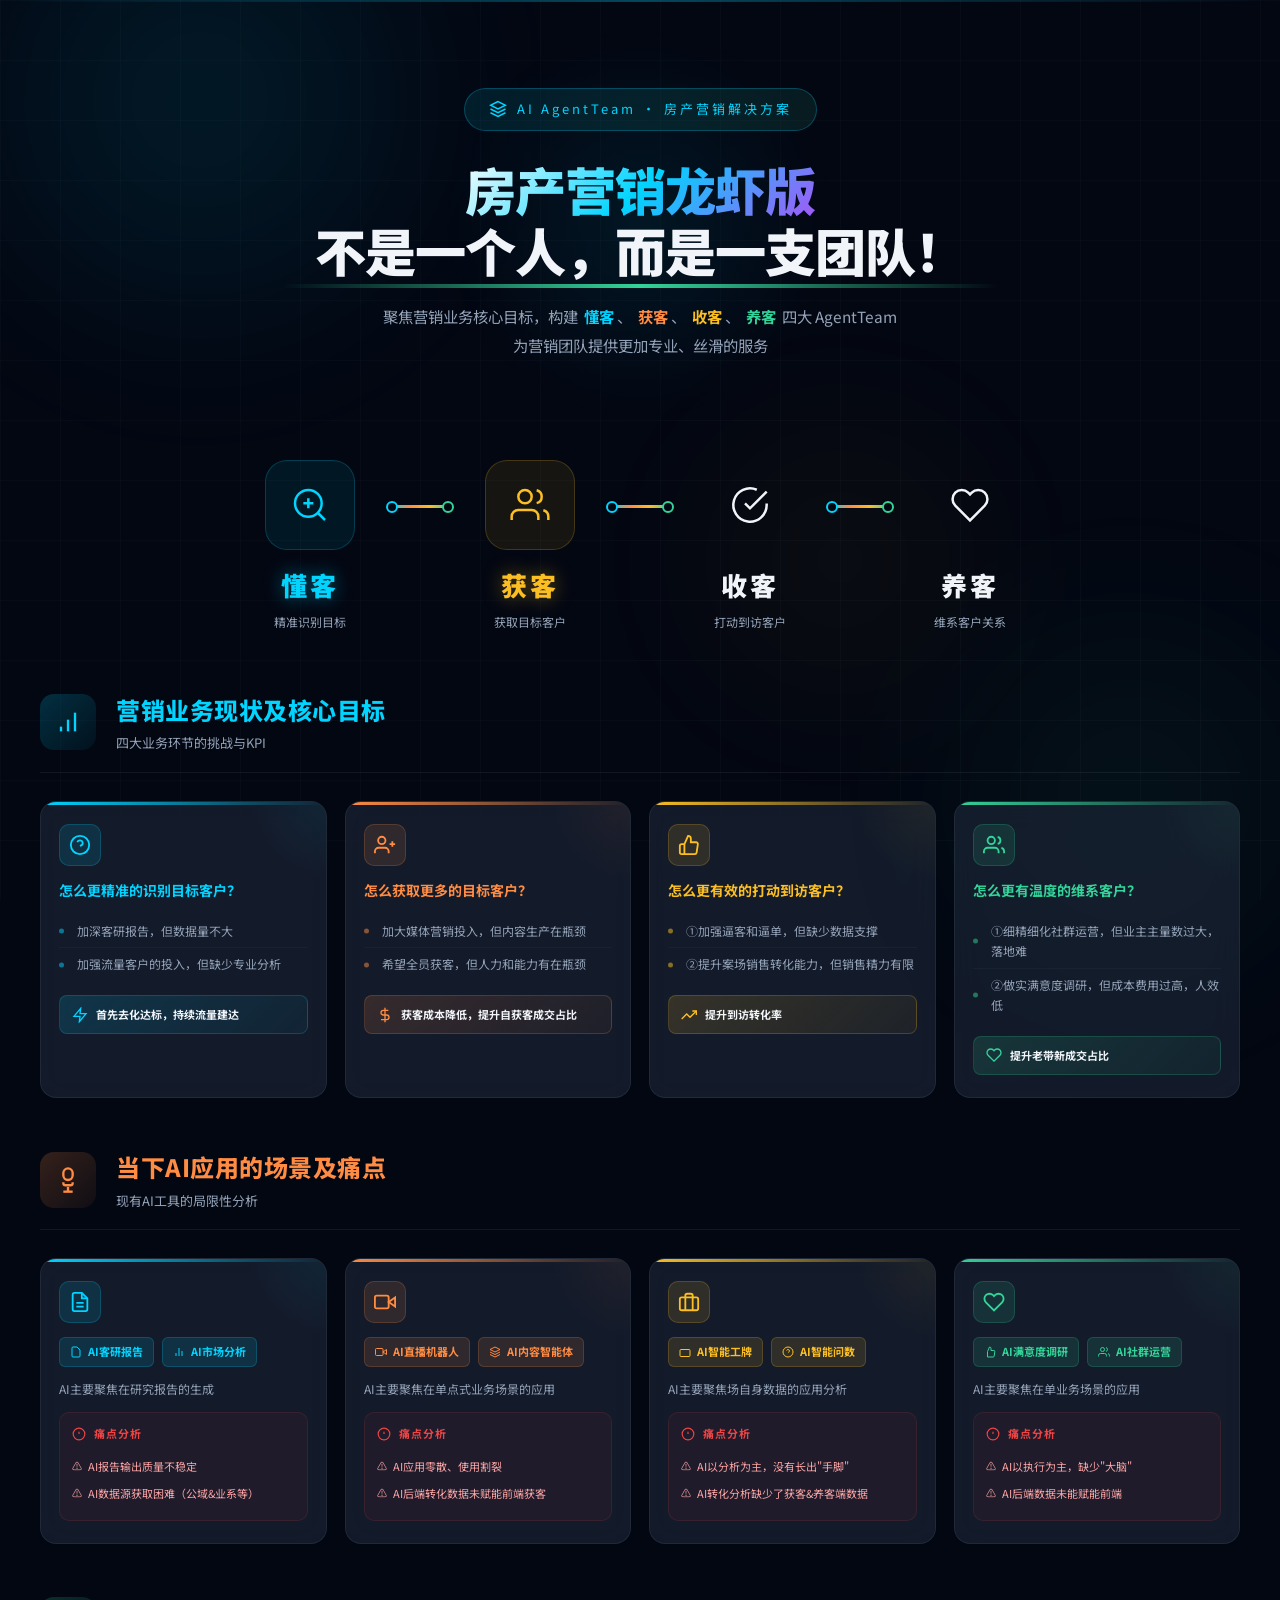
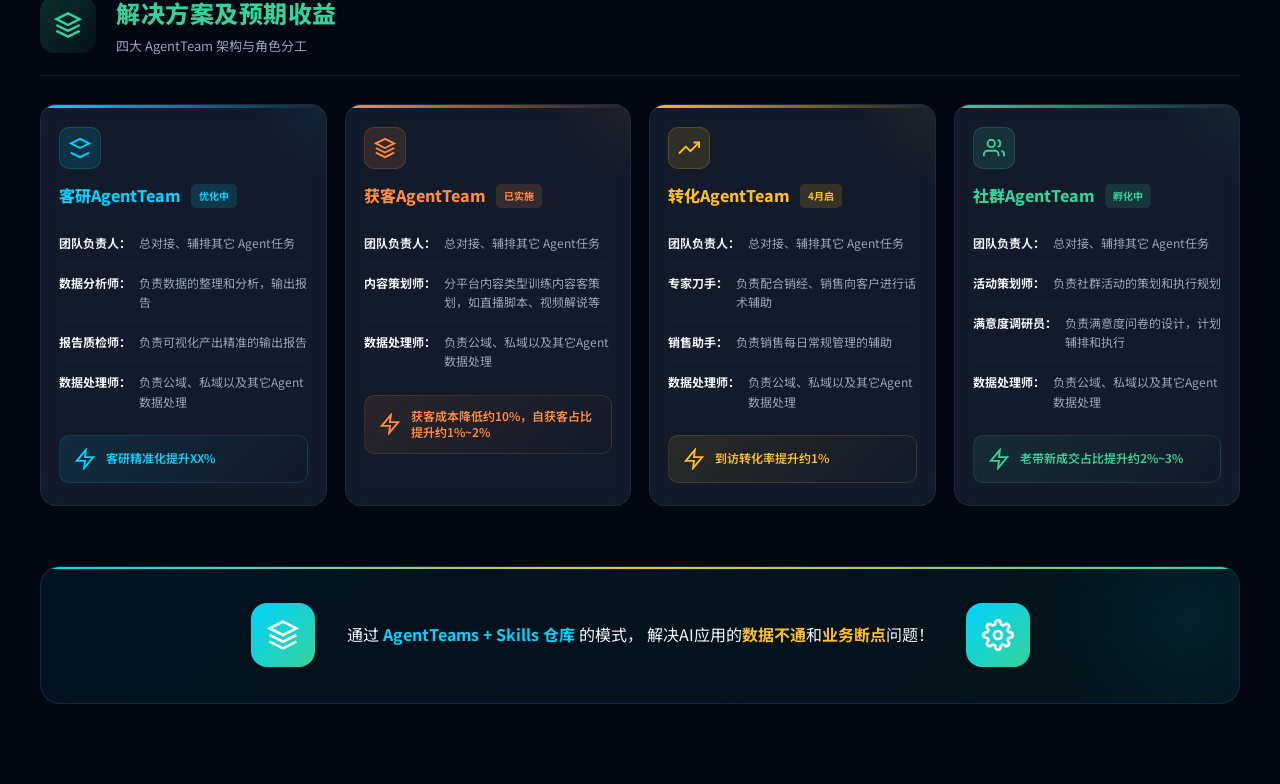
<file: real-estate-agent-team.html>
<!DOCTYPE html>
<html lang="zh-CN">
<head>
<meta charset="UTF-8" />
<meta name="viewport" content="width=device-width, initial-scale=1.0" />
<title>房产营销龙虾版 · AgentTeam</title>
<link rel="preconnect" href="https://fonts.googleapis.com" />
<link href="https://fonts.googleapis.com/css2?family=Orbitron:wght@400;700;900&family=Noto+Sans+SC:wght@300;400;500;700;900&display=swap" rel="stylesheet" />
<style>
:root {
  --bg: #030712;
  --surface: #0f172a;
  --panel: #1e293b;
  --border: rgba(148, 163, 184, 0.1);
  --glow: #00d4ff;
  --col1: #00d4ff;
  --col2: #ff8c42;
  --col3: #fbbf24;
  --col4: #34d399;
  --text: #f1f5f9;
  --muted: #94a3b8;
  --danger: #ef4444;
}

* { box-sizing: border-box; margin: 0; padding: 0; }

body {
  background: var(--bg);
  color: var(--text);
  font-family: 'Noto Sans SC', sans-serif;
  min-height: 100vh;
  overflow-x: hidden;
  line-height: 1.6;
}

/* ═══════════════════════════════════════
   BACKGROUND EFFECTS
═══════════════════════════════════════ */
.bg-layer {
  position: fixed;
  inset: 0;
  z-index: 0;
  pointer-events: none;
}

/* Gradient orbs */
.orb {
  position: absolute;
  border-radius: 50%;
  filter: blur(80px);
  opacity: 0.4;
  animation: orbFloat 20s ease-in-out infinite;
}

.orb-1 {
  width: 600px; height: 600px;
  background: radial-gradient(circle, rgba(0, 212, 255, 0.3), transparent 70%);
  top: -200px; left: -100px;
  animation-delay: 0s;
}

.orb-2 {
  width: 500px; height: 500px;
  background: radial-gradient(circle, rgba(52, 211, 153, 0.2), transparent 70%);
  bottom: -150px; right: -100px;
  animation-delay: -7s;
}

.orb-3 {
  width: 400px; height: 400px;
  background: radial-gradient(circle, rgba(251, 191, 36, 0.15), transparent 70%);
  top: 40%; left: 50%;
  animation-delay: -14s;
}

@keyframes orbFloat {
  0%, 100% { transform: translate(0, 0) scale(1); }
  33% { transform: translate(30px, -30px) scale(1.05); }
  66% { transform: translate(-20px, 20px) scale(0.95); }
}

/* Grid pattern */
.grid-pattern {
  position: absolute;
  inset: 0;
  background-image: 
    linear-gradient(rgba(148, 163, 184, 0.03) 1px, transparent 1px),
    linear-gradient(90deg, rgba(148, 163, 184, 0.03) 1px, transparent 1px);
  background-size: 60px 60px;
}

/* Floating particles */
.particles {
  position: absolute;
  inset: 0;
  overflow: hidden;
}

.particle {
  position: absolute;
  width: 3px; height: 3px;
  background: var(--glow);
  border-radius: 50%;
  opacity: 0;
  animation: particleRise 15s ease-in-out infinite;
}

.particle:nth-child(1) { left: 10%; animation-delay: 0s; }
.particle:nth-child(2) { left: 25%; animation-delay: -2s; background: var(--col2); }
.particle:nth-child(3) { left: 40%; animation-delay: -4s; background: var(--col3); }
.particle:nth-child(4) { left: 55%; animation-delay: -6s; background: var(--col4); }
.particle:nth-child(5) { left: 70%; animation-delay: -8s; }
.particle:nth-child(6) { left: 85%; animation-delay: -10s; background: var(--col2); }

@keyframes particleRise {
  0% { transform: translateY(100vh) scale(0); opacity: 0; }
  10% { opacity: 0.8; }
  90% { opacity: 0.2; }
  100% { transform: translateY(-100px) scale(1); opacity: 0; }
}

/* Scan line */
.scan-line {
  position: fixed;
  top: 0; left: 0; right: 0;
  height: 2px;
  background: linear-gradient(90deg, transparent, rgba(0, 212, 255, 0.3), transparent);
  animation: scanMove 8s linear infinite;
  z-index: 100;
}

@keyframes scanMove {
  0% { top: -2px; }
  100% { top: 100vh; }
}

/* ═══════════════════════════════════════
   MAIN LAYOUT
═══════════════════════════════════════ */
.stage {
  position: relative;
  z-index: 1;
  max-width: 1440px;
  margin: 0 auto;
  padding: 48px 40px 80px;
}

/* ═══════════════════════════════════════
   HEADER
═══════════════════════════════════════ */
.header {
  text-align: center;
  margin-bottom: 60px;
  padding: 40px 0;
  position: relative;
}

.header::before {
  content: '';
  position: absolute;
  top: 50%; left: 50%;
  transform: translate(-50%, -50%);
  width: 400px; height: 400px;
  background: radial-gradient(circle, rgba(0, 212, 255, 0.08), transparent 70%);
  pointer-events: none;
}

.header-badge {
  display: inline-flex;
  align-items: center;
  gap: 10px;
  background: linear-gradient(135deg, rgba(0, 212, 255, 0.1), rgba(52, 211, 153, 0.1));
  border: 1px solid rgba(0, 212, 255, 0.25);
  border-radius: 100px;
  padding: 10px 24px;
  font-size: 13px;
  letter-spacing: 3px;
  color: var(--glow);
  margin-bottom: 28px;
  animation: fadeInDown 0.8s ease-out;
}

.header-badge svg {
  width: 18px; height: 18px;
  animation: pulse 2s ease-in-out infinite;
}

@keyframes pulse {
  0%, 100% { transform: scale(1); }
  50% { transform: scale(1.15); }
}

.title {
  font-size: clamp(32px, 4vw, 56px);
  font-weight: 900;
  line-height: 1.2;
  letter-spacing: -1px;
  margin-bottom: 20px;
  animation: fadeInUp 0.8s ease-out 0.2s both;
}

.title-line1 {
  background: linear-gradient(135deg, #fff 0%, var(--glow) 50%, #a855f7 100%);
  -webkit-background-clip: text;
  -webkit-text-fill-color: transparent;
  background-clip: text;
}

.title-line2 {
  display: block;
  position: relative;
}

.title-line2::after {
  content: '';
  position: absolute;
  bottom: -6px;
  left: 50%;
  transform: translateX(-50%);
  width: 60%;
  height: 4px;
  background: linear-gradient(90deg, transparent, var(--col4), transparent);
  border-radius: 2px;
}

.subtitle {
  font-size: clamp(14px, 1.2vw, 17px);
  color: var(--muted);
  max-width: 700px;
  margin: 0 auto;
  line-height: 1.9;
  animation: fadeInUp 0.8s ease-out 0.4s both;
}

.subtitle .kw {
  font-weight: 700;
  padding: 0 3px;
}

.subtitle .kw:nth-child(1) { color: var(--col1); }
.subtitle .kw:nth-child(2) { color: var(--col2); }
.subtitle .kw:nth-child(3) { color: var(--col3); }
.subtitle .kw:nth-child(4) { color: var(--col4); }

/* ═══════════════════════════════════════
   FLOW SECTION
═══════════════════════════════════════ */
.flow-section {
  margin: 20px 0 60px;
  animation: fadeInUp 0.8s ease-out 0.6s both;
}

.flow-wrapper {
  display: flex;
  align-items: flex-start;
  justify-content: center;
  gap: 0;
  flex-wrap: wrap;
}

.flow-step {
  display: flex;
  flex-direction: column;
  align-items: center;
  position: relative;
  min-width: 140px;
}

.flow-icon-box {
  width: 90px; height: 90px;
  border-radius: 22px;
  display: flex;
  align-items: center;
  justify-content: center;
  margin-bottom: 14px;
  position: relative;
  background: rgba(var(--step-color-rgb), 0.08);
  border: 1px solid rgba(var(--step-color-rgb), 0.2);
  transition: all 0.4s ease;
}

.flow-icon-box::before {
  content: '';
  position: absolute;
  inset: -2px;
  border-radius: 24px;
  background: linear-gradient(135deg, var(--step-color), transparent 60%);
  opacity: 0;
  transition: opacity 0.4s;
}

.flow-icon-box::after {
  content: '';
  position: absolute;
  inset: 0;
  border-radius: 22px;
  background: var(--step-color);
  opacity: 0;
  filter: blur(20px);
  transition: opacity 0.4s;
}

.flow-step:hover .flow-icon-box {
  transform: translateY(-5px) scale(1.05);
  border-color: rgba(var(--step-color-rgb), 0.4);
}

.flow-step:hover .flow-icon-box::before,
.flow-step:hover .flow-icon-box::after {
  opacity: 0.3;
}

.flow-icon-box svg {
  width: 40px; height: 40px;
  color: var(--step-color);
  position: relative;
  z-index: 1;
}

.flow-step:nth-child(1) { --step-color: var(--col1); --step-color-rgb: 0, 212, 255; }
.flow-step:nth-child(2) { --step-color: var(--col2); --step-color-rgb: 255, 140, 66; }
.flow-step:nth-child(3) { --step-color: var(--col3); --step-color-rgb: 251, 191, 36; }
.flow-step:nth-child(4) { --step-color: var(--col4); --step-color-rgb: 52, 211, 153; }

.flow-label {
  font-size: 26px;
  font-weight: 900;
  letter-spacing: 3px;
  color: var(--step-color);
  text-shadow: 0 0 20px rgba(var(--step-color-rgb), 0.4);
  margin-bottom: 6px;
}

.flow-desc {
  font-size: 12px;
  color: var(--muted);
  text-align: center;
  max-width: 100px;
}

.flow-arrow {
  width: 60px;
  height: 3px;
  background: linear-gradient(90deg, var(--col1), var(--col2), var(--col3), var(--col4));
  margin: 45px 10px 0;
  position: relative;
  flex-shrink: 0;
}

.flow-arrow::before,
.flow-arrow::after {
  content: '';
  position: absolute;
  top: 50%;
  transform: translateY(-50%);
  width: 8px; height: 8px;
  border-radius: 50%;
  background: var(--bg);
  border: 2px solid;
}

.flow-arrow::before { left: -4px; border-color: var(--col1); }
.flow-arrow::after { right: -4px; border-color: var(--col4); }

/* ═══════════════════════════════════════
   SECTION STRUCTURE
═══════════════════════════════════════ */
.section {
  margin-bottom: 50px;
  opacity: 0;
  transform: translateY(30px);
  transition: all 0.8s cubic-bezier(0.4, 0, 0.2, 1);
}

.section.visible {
  opacity: 1;
  transform: translateY(0);
}

.section-header {
  display: flex;
  align-items: center;
  gap: 20px;
  margin-bottom: 28px;
  padding-bottom: 18px;
  border-bottom: 1px solid var(--border);
}

.section-icon {
  width: 56px; height: 56px;
  border-radius: 14px;
  display: flex;
  align-items: center;
  justify-content: center;
  flex-shrink: 0;
}

.section-icon svg {
  width: 28px; height: 28px;
}

.section-title-group {
  flex: 1;
}

.section-title {
  font-size: clamp(18px, 2vw, 24px);
  font-weight: 800;
  letter-spacing: 0.5px;
  margin-bottom: 4px;
}

.section-subtitle {
  font-size: 13px;
  color: var(--muted);
}

/* ═══════════════════════════════════════
   CARDS GRID
═══════════════════════════════════════ */
.cards-grid {
  display: grid;
  grid-template-columns: repeat(4, 1fr);
  gap: 18px;
}

/* ═══════════════════════════════════════
   CARD BASE
═══════════════════════════════════════ */
.card {
  background: rgba(30, 41, 59, 0.6);
  backdrop-filter: blur(16px);
  border-radius: 16px;
  border: 1px solid var(--border);
  padding: 22px 18px;
  position: relative;
  overflow: hidden;
  transition: all 0.4s cubic-bezier(0.4, 0, 0.2, 1);
  animation: cardIn 0.6s ease-out both;
}

.card:nth-child(1) { animation-delay: 0.1s; }
.card:nth-child(2) { animation-delay: 0.2s; }
.card:nth-child(3) { animation-delay: 0.3s; }
.card:nth-child(4) { animation-delay: 0.4s; }

@keyframes cardIn {
  from { opacity: 0; transform: translateY(20px); }
  to { opacity: 1; transform: translateY(0); }
}

/* Top color bar */
.card::before {
  content: '';
  position: absolute;
  top: 0; left: 0; right: 0;
  height: 3px;
  background: linear-gradient(90deg, var(--card-color), transparent);
}

.card:hover {
  transform: translateY(-6px);
  border-color: rgba(var(--card-color-rgb), 0.3);
  box-shadow: 
    0 20px 40px rgba(0, 0, 0, 0.25),
    0 0 30px rgba(var(--card-color-rgb), 0.08);
}

/* Corner glow */
.card::after {
  content: '';
  position: absolute;
  top: 0; right: 0;
  width: 80px; height: 80px;
  background: radial-gradient(circle at top right, var(--card-color), transparent 70%);
  opacity: 0.06;
  transition: opacity 0.4s;
}

.card:hover::after {
  opacity: 0.12;
}

.card.c1 { --card-color: var(--col1); --card-color-rgb: 0, 212, 255; }
.card.c2 { --card-color: var(--col2); --card-color-rgb: 255, 140, 66; }
.card.c3 { --card-color: var(--col3); --card-color-rgb: 251, 191, 36; }
.card.c4 { --card-color: var(--col4); --card-color-rgb: 52, 211, 153; }

/* Card Icon */
.card-icon {
  width: 42px; height: 42px;
  border-radius: 10px;
  display: flex;
  align-items: center;
  justify-content: center;
  margin-bottom: 14px;
  background: rgba(var(--card-color-rgb), 0.12);
  border: 1px solid rgba(var(--card-color-rgb), 0.2);
}

.card-icon svg {
  width: 22px; height: 22px;
  color: var(--card-color);
}

/* ═══════════════════════════════════════
   CARD CONTENT TYPES
═══════════════════════════════════════ */

/* Goal Cards */
.goal-question {
  font-size: 14px;
  font-weight: 700;
  line-height: 1.5;
  margin-bottom: 14px;
  color: var(--card-color);
}

.goal-list {
  list-style: none;
  margin-bottom: 14px;
}

.goal-list li {
  font-size: 12px;
  color: var(--muted);
  line-height: 1.7;
  padding: 6px 0;
  padding-left: 18px;
  position: relative;
  border-bottom: 1px solid rgba(148, 163, 184, 0.05);
}

.goal-list li:last-child {
  border-bottom: none;
}

.goal-list li::before {
  content: '';
  position: absolute;
  left: 0;
  top: 50%;
  transform: translateY(-50%);
  width: 5px; height: 5px;
  border-radius: 50%;
  background: var(--card-color);
  opacity: 0.5;
}

.goal-kpi {
  display: flex;
  align-items: center;
  gap: 8px;
  font-size: 11px;
  font-weight: 700;
  color: var(--text);
  background: linear-gradient(135deg, rgba(var(--card-color-rgb), 0.15), rgba(var(--card-color-rgb), 0.05));
  border: 1px solid rgba(var(--card-color-rgb), 0.2);
  border-radius: 8px;
  padding: 10px 12px;
}

.goal-kpi svg {
  width: 16px; height: 16px;
  color: var(--card-color);
  flex-shrink: 0;
}

/* AI Tags */
.ai-tags {
  display: flex;
  flex-wrap: wrap;
  gap: 8px;
  margin-bottom: 12px;
}

.ai-tag {
  display: inline-flex;
  align-items: center;
  gap: 6px;
  font-size: 11px;
  font-weight: 700;
  border-radius: 6px;
  padding: 5px 10px;
}

.ai-tag svg {
  width: 12px; height: 12px;
}

.ai-tag.blue { background: rgba(0, 212, 255, 0.12); color: var(--col1); border: 1px solid rgba(0, 212, 255, 0.2); }
.ai-tag.orange { background: rgba(255, 140, 66, 0.12); color: var(--col2); border: 1px solid rgba(255, 140, 66, 0.2); }
.ai-tag.yellow { background: rgba(251, 191, 36, 0.12); color: var(--col3); border: 1px solid rgba(251, 191, 36, 0.2); }
.ai-tag.green { background: rgba(52, 211, 153, 0.12); color: var(--col4); border: 1px solid rgba(52, 211, 153, 0.2); }

.ai-desc {
  font-size: 12px;
  color: var(--muted);
  line-height: 1.6;
  margin-bottom: 14px;
}

/* Pain Section */
.pain-section {
  background: rgba(239, 68, 68, 0.05);
  border: 1px solid rgba(239, 68, 68, 0.12);
  border-radius: 10px;
  padding: 12px;
}

.pain-header {
  display: flex;
  align-items: center;
  gap: 8px;
  font-size: 11px;
  font-weight: 700;
  color: var(--danger);
  margin-bottom: 10px;
  letter-spacing: 1px;
}

.pain-header svg {
  width: 14px; height: 14px;
}

.pain-item {
  font-size: 11px;
  color: #fca5a5;
  line-height: 1.6;
  padding: 5px 0;
  padding-left: 16px;
  position: relative;
}

.pain-item::before {
  content: '⚠';
  position: absolute;
  left: 0;
  font-size: 10px;
  top: 5px;
}

/* Team Cards */
.team-name {
  font-size: 16px;
  font-weight: 800;
  margin-bottom: 14px;
  display: flex;
  align-items: center;
  gap: 10px;
  flex-wrap: wrap;
}

.team-tag {
  font-size: 10px;
  font-weight: 700;
  border-radius: 5px;
  padding: 4px 8px;
}

.team-tag.blue { background: rgba(0, 212, 255, 0.15); color: var(--col1); }
.team-tag.orange { background: rgba(255, 140, 66, 0.15); color: var(--col2); }
.team-tag.yellow { background: rgba(251, 191, 36, 0.15); color: var(--col3); }
.team-tag.green { background: rgba(52, 211, 153, 0.15); color: var(--col4); }

.role-list {
  list-style: none;
}

.role-list li {
  padding: 10px 0;
  border-bottom: 1px solid rgba(148, 163, 184, 0.05);
}

.role-list li:last-child {
  border-bottom: none;
}

.role-row {
  display: flex;
  gap: 8px;
  font-size: 12px;
  line-height: 1.6;
}

.role-title {
  font-weight: 700;
  color: var(--text);
  flex-shrink: 0;
}

.role-desc {
  color: var(--muted);
}

.result-kpi {
  margin-top: 14px;
  display: flex;
  align-items: center;
  gap: 10px;
  padding: 12px 14px;
  background: linear-gradient(135deg, rgba(var(--card-color-rgb), 0.1), transparent);
  border-radius: 10px;
  border: 1px solid rgba(var(--card-color-rgb), 0.15);
}

.result-kpi svg {
  width: 22px; height: 22px;
  color: var(--card-color);
  flex-shrink: 0;
}

.result-kpi span {
  font-size: 12px;
  font-weight: 600;
  color: var(--card-color);
  line-height: 1.4;
}

/* ═══════════════════════════════════════
   SKILLS BAR
═══════════════════════════════════════ */
.skills-section {
  margin-top: 60px;
  animation: fadeInUp 0.8s ease-out 0.8s both;
}

.skills-card {
  background: linear-gradient(135deg, rgba(0, 212, 255, 0.06), rgba(52, 211, 153, 0.06));
  border: 1px solid rgba(0, 212, 255, 0.15);
  border-radius: 20px;
  padding: 36px 48px;
  position: relative;
  overflow: hidden;
}

.skills-card::before {
  content: '';
  position: absolute;
  top: 0; left: 0; right: 0;
  height: 2px;
  background: linear-gradient(90deg, var(--col1), var(--col3), var(--col4));
}

.skills-card::after {
  content: '';
  position: absolute;
  top: -100px; right: -100px;
  width: 300px; height: 300px;
  background: radial-gradient(circle, rgba(0, 212, 255, 0.08), transparent 70%);
  pointer-events: none;
}

.skills-content {
  display: flex;
  align-items: center;
  justify-content: center;
  gap: 32px;
  flex-wrap: wrap;
}

.skills-icon {
  width: 64px; height: 64px;
  border-radius: 16px;
  background: linear-gradient(135deg, var(--col1), var(--col4));
  display: flex;
  align-items: center;
  justify-content: center;
  animation: pulse 3s ease-in-out infinite;
  flex-shrink: 0;
}

.skills-icon svg {
  width: 32px; height: 32px;
  color: white;
}

.skills-text {
  font-size: 16px;
  line-height: 1.8;
  color: var(--text);
  max-width: 600px;
  text-align: center;
}

.skills-text strong {
  color: var(--col1);
  font-weight: 700;
}

.skills-text .hl {
  color: var(--col3);
  font-weight: 700;
}

.skills-icon:last-child {
  animation-delay: -1.5s;
}

/* ═══════════════════════════════════════
   ANIMATIONS
═══════════════════════════════════════ */
@keyframes fadeInDown {
  from { opacity: 0; transform: translateY(-20px); }
  to { opacity: 1; transform: translateY(0); }
}

@keyframes fadeInUp {
  from { opacity: 0; transform: translateY(30px); }
  to { opacity: 1; transform: translateY(0); }
}

/* ═══════════════════════════════════════
   RESPONSIVE
═══════════════════════════════════════ */
@media (max-width: 1100px) {
  .cards-grid { grid-template-columns: repeat(2, 1fr); }
  .flow-arrow { display: none; }
  .flow-wrapper { gap: 24px; justify-content: center; }
}

@media (max-width: 640px) {
  .stage { padding: 24px 16px 60px; }
  .cards-grid { grid-template-columns: 1fr; }
  .header { margin-bottom: 40px; padding: 20px 0; }
  .flow-label { font-size: 22px; }
  .flow-icon-box { width: 70px; height: 70px; }
  .flow-icon-box svg { width: 32px; height: 32px; }
  .skills-card { padding: 24px; }
  .skills-content { flex-direction: column; gap: 20px; }
}
</style>
</head>
<body>

<!-- Background Layer -->
<div class="bg-layer">
  <div class="orb orb-1"></div>
  <div class="orb orb-2"></div>
  <div class="orb orb-3"></div>
  <div class="grid-pattern"></div>
  <div class="particles">
    <div class="particle"></div>
    <div class="particle"></div>
    <div class="particle"></div>
    <div class="particle"></div>
    <div class="particle"></div>
    <div class="particle"></div>
  </div>
</div>
<div class="scan-line"></div>

<div class="stage">

  <!-- ═══ HEADER ═══ -->
  <header class="header">
    <div class="header-badge">
      <svg viewBox="0 0 24 24" fill="none" stroke="currentColor" stroke-width="2">
        <path d="M12 2L2 7l10 5 10-5-10-5z"/>
        <path d="M2 17l10 5 10-5"/>
        <path d="M2 12l10 5 10-5"/>
      </svg>
      AI AgentTeam · 房产营销解决方案
    </div>
    <h1 class="title">
      <span class="title-line1">房产营销龙虾版</span>
      <span class="title-line2">不是一个人，而是一支团队！</span>
    </h1>
    <p class="subtitle">
      聚焦营销业务核心目标，构建
      <span class="kw">懂客</span>、
      <span class="kw">获客</span>、
      <span class="kw">收客</span>、
      <span class="kw">养客</span>
      四大 AgentTeam<br/>为营销团队提供更加专业、丝滑的服务
    </p>
  </header>

  <!-- ═══ FLOW SECTION ═══ -->
  <section class="flow-section">
    <div class="flow-wrapper">
      <!-- 懂客 -->
      <div class="flow-step">
        <div class="flow-icon-box">
          <svg viewBox="0 0 24 24" fill="none" stroke="currentColor" stroke-width="1.5">
            <circle cx="11" cy="11" r="8"/>
            <path d="M21 21l-4.35-4.35"/>
            <path d="M11 8v6M8 11h6"/>
          </svg>
        </div>
        <span class="flow-label">懂客</span>
        <span class="flow-desc">精准识别目标</span>
      </div>
      
      <div class="flow-arrow"></div>
      
      <!-- 获客 -->
      <div class="flow-step">
        <div class="flow-icon-box">
          <svg viewBox="0 0 24 24" fill="none" stroke="currentColor" stroke-width="1.5">
            <path d="M17 21v-2a4 4 0 0 0-4-4H5a4 4 0 0 0-4 4v2"/>
            <circle cx="9" cy="7" r="4"/>
            <path d="M23 21v-2a4 4 0 0 0-3-3.87"/>
            <path d="M16 3.13a4 4 0 0 1 0 7.75"/>
          </svg>
        </div>
        <span class="flow-label">获客</span>
        <span class="flow-desc">获取目标客户</span>
      </div>
      
      <div class="flow-arrow"></div>
      
      <!-- 收客 -->
      <div class="flow-step">
        <div class="flow-icon-box">
          <svg viewBox="0 0 24 24" fill="none" stroke="currentColor" stroke-width="1.5">
            <path d="M22 11.08V12a10 10 0 1 1-5.93-9.14"/>
            <polyline points="22 4 12 14.01 9 11.01"/>
          </svg>
        </div>
        <span class="flow-label">收客</span>
        <span class="flow-desc">打动到访客户</span>
      </div>
      
      <div class="flow-arrow"></div>
      
      <!-- 养客 -->
      <div class="flow-step">
        <div class="flow-icon-box">
          <svg viewBox="0 0 24 24" fill="none" stroke="currentColor" stroke-width="1.5">
            <path d="M20.84 4.61a5.5 5.5 0 0 0-7.78 0L12 5.67l-1.06-1.06a5.5 5.5 0 0 0-7.78 7.78l1.06 1.06L12 21.23l7.78-7.78 1.06-1.06a5.5 5.5 0 0 0 0-7.78z"/>
          </svg>
        </div>
        <span class="flow-label">养客</span>
        <span class="flow-desc">维系客户关系</span>
      </div>
    </div>
  </section>

  <!-- ═══ SECTION 1: 营销业务现状及核心目标 ═══ -->
  <section class="section" id="section-goals">
    <div class="section-header">
      <div class="section-icon" style="background: linear-gradient(135deg, rgba(0,212,255,0.2), rgba(0,212,255,0.05));">
        <svg viewBox="0 0 24 24" fill="none" stroke="var(--col1)" stroke-width="2">
          <path d="M12 20V10"/>
          <path d="M18 20V4"/>
          <path d="M6 20v-4"/>
        </svg>
      </div>
      <div class="section-title-group">
        <h2 class="section-title" style="color: var(--col1);">营销业务现状及核心目标</h2>
        <p class="section-subtitle">四大业务环节的挑战与KPI</p>
      </div>
    </div>
    
    <div class="cards-grid">
      <!-- 懂客 -->
      <div class="card c1">
        <div class="card-icon">
          <svg viewBox="0 0 24 24" fill="none" stroke="currentColor" stroke-width="2">
            <circle cx="12" cy="12" r="10"/>
            <path d="M9.09 9a3 3 0 0 1 5.83 1c0 2-3 3-3 3"/>
            <line x1="12" y1="17" x2="12.01" y2="17"/>
          </svg>
        </div>
        <div class="goal-question c1">怎么更精准的识别目标客户？</div>
        <ul class="goal-list">
          <li>加深客研报告，但数据量不大</li>
          <li>加强流量客户的投入，但缺少专业分析</li>
        </ul>
        <div class="goal-kpi">
          <svg viewBox="0 0 24 24" fill="none" stroke="currentColor" stroke-width="2">
            <path d="M13 2L3 14h9l-1 8 10-12h-9l1-8z"/>
          </svg>
          首先去化达标，持续流量建达
        </div>
      </div>
      
      <!-- 获客 -->
      <div class="card c2">
        <div class="card-icon">
          <svg viewBox="0 0 24 24" fill="none" stroke="currentColor" stroke-width="2">
            <path d="M16 21v-2a4 4 0 0 0-4-4H5a4 4 0 0 0-4 4v2"/>
            <circle cx="8.5" cy="7" r="4"/>
            <line x1="20" y1="8" x2="20" y2="14"/>
            <line x1="23" y1="11" x2="17" y2="11"/>
          </svg>
        </div>
        <div class="goal-question c2">怎么获取更多的目标客户？</div>
        <ul class="goal-list">
          <li>加大媒体营销投入，但内容生产在瓶颈</li>
          <li>希望全员获客，但人力和能力有在瓶颈</li>
        </ul>
        <div class="goal-kpi">
          <svg viewBox="0 0 24 24" fill="none" stroke="currentColor" stroke-width="2">
            <line x1="12" y1="1" x2="12" y2="23"/>
            <path d="M17 5H9.5a3.5 3.5 0 0 0 0 7h5a3.5 3.5 0 0 1 0 7H6"/>
          </svg>
          获客成本降低，提升自获客成交占比
        </div>
      </div>
      
      <!-- 收客 -->
      <div class="card c3">
        <div class="card-icon">
          <svg viewBox="0 0 24 24" fill="none" stroke="currentColor" stroke-width="2">
            <path d="M14 9V5a3 3 0 0 0-3-3l-4 9v11h11.28a2 2 0 0 0 2-1.7l1.38-9a2 2 0 0 0-2-2.3zM7 22H4a2 2 0 0 1-2-2v-7a2 2 0 0 1 2-2h3"/>
          </svg>
        </div>
        <div class="goal-question c3">怎么更有效的打动到访客户？</div>
        <ul class="goal-list">
          <li>①加强逼客和逼单，但缺少数据支撑</li>
          <li>②提升案场销售转化能力，但销售精力有限</li>
        </ul>
        <div class="goal-kpi">
          <svg viewBox="0 0 24 24" fill="none" stroke="currentColor" stroke-width="2">
            <polyline points="23 6 13.5 15.5 8.5 10.5 1 18"/>
            <polyline points="17 6 23 6 23 12"/>
          </svg>
          提升到访转化率
        </div>
      </div>
      
      <!-- 养客 -->
      <div class="card c4">
        <div class="card-icon">
          <svg viewBox="0 0 24 24" fill="none" stroke="currentColor" stroke-width="2">
            <path d="M17 21v-2a4 4 0 0 0-4-4H5a4 4 0 0 0-4 4v2"/>
            <circle cx="9" cy="7" r="4"/>
            <path d="M23 21v-2a4 4 0 0 0-3-3.87"/>
            <path d="M16 3.13a4 4 0 0 1 0 7.75"/>
          </svg>
        </div>
        <div class="goal-question c4">怎么更有温度的维系客户？</div>
        <ul class="goal-list">
          <li>①细精细化社群运营，但业主主量数过大，落地难</li>
          <li>②做实满意度调研，但成本费用过高，人效低</li>
        </ul>
        <div class="goal-kpi">
          <svg viewBox="0 0 24 24" fill="none" stroke="currentColor" stroke-width="2">
            <path d="M20.84 4.61a5.5 5.5 0 0 0-7.78 0L12 5.67l-1.06-1.06a5.5 5.5 0 0 0-7.78 7.78l1.06 1.06L12 21.23l7.78-7.78 1.06-1.06a5.5 5.5 0 0 0 0-7.78z"/>
          </svg>
          提升老带新成交占比
        </div>
      </div>
    </div>
  </section>

  <!-- ═══ SECTION 2: 当下AI应用的场景及痛点 ═══ -->
  <section class="section" id="section-ai">
    <div class="section-header">
      <div class="section-icon" style="background: linear-gradient(135deg, rgba(255,140,66,0.2), rgba(255,140,66,0.05));">
        <svg viewBox="0 0 24 24" fill="none" stroke="var(--col2)" stroke-width="2">
          <path d="M12 2a4 4 0 0 1 4 4v2a4 4 0 0 1-8 0V6a4 4 0 0 1 4-4z"/>
          <path d="M16 14v.5A2 2 0 0 1 14 16.5H10A2 2 0 0 1 8 14.5V14"/>
          <path d="M12 18v4"/>
          <path d="M8 22h8"/>
        </svg>
      </div>
      <div class="section-title-group">
        <h2 class="section-title" style="color: var(--col2);">当下AI应用的场景及痛点</h2>
        <p class="section-subtitle">现有AI工具的局限性分析</p>
      </div>
    </div>
    
    <div class="cards-grid">
      <!-- 懂客 AI -->
      <div class="card c1">
        <div class="card-icon">
          <svg viewBox="0 0 24 24" fill="none" stroke="currentColor" stroke-width="2">
            <path d="M14 2H6a2 2 0 0 0-2 2v16a2 2 0 0 0 2 2h12a2 2 0 0 0 2-2V8z"/>
            <polyline points="14 2 14 8 20 8"/>
            <line x1="16" y1="13" x2="8" y2="13"/>
            <line x1="16" y1="17" x2="8" y2="17"/>
          </svg>
        </div>
        <div class="ai-tags">
          <span class="ai-tag blue">
            <svg viewBox="0 0 24 24" fill="none" stroke="currentColor" stroke-width="2"><path d="M14 2H6a2 2 0 0 0-2 2v16a2 2 0 0 0 2 2h12a2 2 0 0 0 2-2V8z"/></svg>
            AI客研报告
          </span>
          <span class="ai-tag blue">
            <svg viewBox="0 0 24 24" fill="none" stroke="currentColor" stroke-width="2"><line x1="18" y1="20" x2="18" y2="10"/><line x1="12" y1="20" x2="12" y2="4"/><line x1="6" y1="20" x2="6" y2="14"/></svg>
            AI市场分析
          </span>
        </div>
        <p class="ai-desc">AI主要聚焦在研究报告的生成</p>
        <div class="pain-section">
          <div class="pain-header">
            <svg viewBox="0 0 24 24" fill="none" stroke="currentColor" stroke-width="2"><circle cx="12" cy="12" r="10"/><line x1="12" y1="8" x2="12" y2="12"/><line x1="12" y1="16" x2="12.01" y2="16"/></svg>
            痛点分析
          </div>
          <div class="pain-item">AI报告输出质量不稳定</div>
          <div class="pain-item">AI数据源获取困难（公域&业系等）</div>
        </div>
      </div>
      
      <!-- 获客 AI -->
      <div class="card c2">
        <div class="card-icon">
          <svg viewBox="0 0 24 24" fill="none" stroke="currentColor" stroke-width="2">
            <polygon points="23 7 16 12 23 17 23 7"/>
            <rect x="1" y="5" width="15" height="14" rx="2" ry="2"/>
          </svg>
        </div>
        <div class="ai-tags">
          <span class="ai-tag orange">
            <svg viewBox="0 0 24 24" fill="none" stroke="currentColor" stroke-width="2"><path d="M23 7l-7 5 7 5V7z"/><rect x="1" y="5" width="15" height="14" rx="2" ry="2"/></svg>
            AI直播机器人
          </span>
          <span class="ai-tag orange">
            <svg viewBox="0 0 24 24" fill="none" stroke="currentColor" stroke-width="2"><polygon points="12 2 2 7 12 12 22 7 12 2"/><polyline points="2 17 12 22 22 17"/><polyline points="2 12 12 17 22 12"/></svg>
            AI内容智能体
          </span>
        </div>
        <p class="ai-desc">AI主要聚焦在单点式业务场景的应用</p>
        <div class="pain-section">
          <div class="pain-header">
            <svg viewBox="0 0 24 24" fill="none" stroke="currentColor" stroke-width="2"><circle cx="12" cy="12" r="10"/><line x1="12" y1="8" x2="12" y2="12"/><line x1="12" y1="16" x2="12.01" y2="16"/></svg>
            痛点分析
          </div>
          <div class="pain-item">AI应用零散、使用割裂</div>
          <div class="pain-item">AI后端转化数据未赋能前端获客</div>
        </div>
      </div>
      
      <!-- 收客 AI -->
      <div class="card c3">
        <div class="card-icon">
          <svg viewBox="0 0 24 24" fill="none" stroke="currentColor" stroke-width="2">
            <rect x="2" y="7" width="20" height="14" rx="2" ry="2"/>
            <path d="M16 21V5a2 2 0 0 0-2-2h-4a2 2 0 0 0-2 2v16"/>
          </svg>
        </div>
        <div class="ai-tags">
          <span class="ai-tag yellow">
            <svg viewBox="0 0 24 24" fill="none" stroke="currentColor" stroke-width="2"><rect x="2" y="7" width="20" height="14" rx="2"/></svg>
            AI智能工牌
          </span>
          <span class="ai-tag yellow">
            <svg viewBox="0 0 24 24" fill="none" stroke="currentColor" stroke-width="2"><circle cx="12" cy="12" r="10"/><path d="M9.09 9a3 3 0 0 1 5.83 1c0 2-3 3-3 3"/><line x1="12" y1="17" x2="12.01" y2="17"/></svg>
            AI智能问数
          </span>
        </div>
        <p class="ai-desc">AI主要聚焦场自身数据的应用分析</p>
        <div class="pain-section">
          <div class="pain-header">
            <svg viewBox="0 0 24 24" fill="none" stroke="currentColor" stroke-width="2"><circle cx="12" cy="12" r="10"/><line x1="12" y1="8" x2="12" y2="12"/><line x1="12" y1="16" x2="12.01" y2="16"/></svg>
            痛点分析
          </div>
          <div class="pain-item">AI以分析为主，没有长出"手脚"</div>
          <div class="pain-item">AI转化分析缺少了获客&养客端数据</div>
        </div>
      </div>
      
      <!-- 养客 AI -->
      <div class="card c4">
        <div class="card-icon">
          <svg viewBox="0 0 24 24" fill="none" stroke="currentColor" stroke-width="2">
            <path d="M20.84 4.61a5.5 5.5 0 0 0-7.78 0L12 5.67l-1.06-1.06a5.5 5.5 0 0 0-7.78 7.78l1.06 1.06L12 21.23l7.78-7.78 1.06-1.06a5.5 5.5 0 0 0 0-7.78z"/>
          </svg>
        </div>
        <div class="ai-tags">
          <span class="ai-tag green">
            <svg viewBox="0 0 24 24" fill="none" stroke="currentColor" stroke-width="2"><path d="M14 9V5a3 3 0 0 0-3-3l-4 9v11h11.28a2 2 0 0 0 2-1.7l1.38-9a2 2 0 0 0-2-2.3z"/></svg>
            AI满意度调研
          </span>
          <span class="ai-tag green">
            <svg viewBox="0 0 24 24" fill="none" stroke="currentColor" stroke-width="2"><path d="M17 21v-2a4 4 0 0 0-4-4H5a4 4 0 0 0-4 4v2"/><circle cx="9" cy="7" r="4"/><path d="M23 21v-2a4 4 0 0 0-3-3.87"/><path d="M16 3.13a4 4 0 0 1 0 7.75"/></svg>
            AI社群运营
          </span>
        </div>
        <p class="ai-desc">AI主要聚焦在单业务场景的应用</p>
        <div class="pain-section">
          <div class="pain-header">
            <svg viewBox="0 0 24 24" fill="none" stroke="currentColor" stroke-width="2"><circle cx="12" cy="12" r="10"/><line x1="12" y1="8" x2="12" y2="12"/><line x1="12" y1="16" x2="12.01" y2="16"/></svg>
            痛点分析
          </div>
          <div class="pain-item">AI以执行为主，缺少"大脑"</div>
          <div class="pain-item">AI后端数据未能赋能前端</div>
        </div>
      </div>
    </div>
  </section>

  <!-- ═══ SECTION 3: 解决方案及预期收益 ═══ -->
  <section class="section" id="section-solution">
    <div class="section-header">
      <div class="section-icon" style="background: linear-gradient(135deg, rgba(52,211,153,0.2), rgba(52,211,153,0.05));">
        <svg viewBox="0 0 24 24" fill="none" stroke="var(--col4)" stroke-width="2">
          <path d="M12 2L2 7l10 5 10-5-10-5z"/>
          <path d="M2 17l10 5 10-5"/>
          <path d="M2 12l10 5 10-5"/>
        </svg>
      </div>
      <div class="section-title-group">
        <h2 class="section-title" style="color: var(--col4);">解决方案及预期收益</h2>
        <p class="section-subtitle">四大 AgentTeam 架构与角色分工</p>
      </div>
    </div>
    
    <div class="cards-grid">
      <!-- 客研 AgentTeam -->
      <div class="card c1">
        <div class="card-icon">
          <svg viewBox="0 0 24 24" fill="none" stroke="currentColor" stroke-width="2">
            <path d="M12 2L2 7l10 5 10-5-10-5z"/>
            <path d="M2 17l10 5 10-5"/>
          </svg>
        </div>
        <div class="team-name" style="color: var(--col1);">
          客研AgentTeam
          <span class="team-tag blue">优化中</span>
        </div>
        <ul class="role-list">
          <li>
            <div class="role-row">
              <span class="role-title">团队负责人：</span>
              <span class="role-desc">总对接、辅排其它 Agent任务</span>
            </div>
          </li>
          <li>
            <div class="role-row">
              <span class="role-title">数据分析师：</span>
              <span class="role-desc">负责数据的整理和分析，输出报告</span>
            </div>
          </li>
          <li>
            <div class="role-row">
              <span class="role-title">报告质检师：</span>
              <span class="role-desc">负责可视化产出精准的输出报告</span>
            </div>
          </li>
          <li>
            <div class="role-row">
              <span class="role-title">数据处理师：</span>
              <span class="role-desc">负责公域、私域以及其它Agent数据处理</span>
            </div>
          </li>
        </ul>
        <div class="result-kpi">
          <svg viewBox="0 0 24 24" fill="none" stroke="currentColor" stroke-width="2">
            <path d="M13 2L3 14h9l-1 8 10-12h-9l1-8z"/>
          </svg>
          <span>客研精准化提升XX%</span>
        </div>
      </div>
      
      <!-- 获客 AgentTeam -->
      <div class="card c2">
        <div class="card-icon">
          <svg viewBox="0 0 24 24" fill="none" stroke="currentColor" stroke-width="2">
            <polygon points="12 2 2 7 12 12 22 7 12 2"/>
            <polyline points="2 17 12 22 22 17"/>
            <polyline points="2 12 12 17 22 12"/>
          </svg>
        </div>
        <div class="team-name" style="color: var(--col2);">
          获客AgentTeam
          <span class="team-tag orange">已实施</span>
        </div>
        <ul class="role-list">
          <li>
            <div class="role-row">
              <span class="role-title">团队负责人：</span>
              <span class="role-desc">总对接、辅排其它 Agent任务</span>
            </div>
          </li>
          <li>
            <div class="role-row">
              <span class="role-title">内容策划师：</span>
              <span class="role-desc">分平台内容类型训练内容客策划，如直播脚本、视频解说等</span>
            </div>
          </li>
          <li>
            <div class="role-row">
              <span class="role-title">数据处理师：</span>
              <span class="role-desc">负责公域、私域以及其它Agent数据处理</span>
            </div>
          </li>
        </ul>
        <div class="result-kpi">
          <svg viewBox="0 0 24 24" fill="none" stroke="currentColor" stroke-width="2">
            <path d="M13 2L3 14h9l-1 8 10-12h-9l1-8z"/>
          </svg>
          <span>获客成本降低约10%，自获客占比提升约1%~2%</span>
        </div>
      </div>
      
      <!-- 转化 AgentTeam -->
      <div class="card c3">
        <div class="card-icon">
          <svg viewBox="0 0 24 24" fill="none" stroke="currentColor" stroke-width="2">
            <polyline points="23 6 13.5 15.5 8.5 10.5 1 18"/>
            <polyline points="17 6 23 6 23 12"/>
          </svg>
        </div>
        <div class="team-name" style="color: var(--col3);">
          转化AgentTeam
          <span class="team-tag yellow">4月启</span>
        </div>
        <ul class="role-list">
          <li>
            <div class="role-row">
              <span class="role-title">团队负责人：</span>
              <span class="role-desc">总对接、辅排其它 Agent任务</span>
            </div>
          </li>
          <li>
            <div class="role-row">
              <span class="role-title">专家刀手：</span>
              <span class="role-desc">负责配合销经、销售向客户进行话术辅助</span>
            </div>
          </li>
          <li>
            <div class="role-row">
              <span class="role-title">销售助手：</span>
              <span class="role-desc">负责销售每日常规管理的辅助</span>
            </div>
          </li>
          <li>
            <div class="role-row">
              <span class="role-title">数据处理师：</span>
              <span class="role-desc">负责公域、私域以及其它Agent数据处理</span>
            </div>
          </li>
        </ul>
        <div class="result-kpi">
          <svg viewBox="0 0 24 24" fill="none" stroke="currentColor" stroke-width="2">
            <path d="M13 2L3 14h9l-1 8 10-12h-9l1-8z"/>
          </svg>
          <span>到访转化率提升约1%</span>
        </div>
      </div>
      
      <!-- 社群 AgentTeam -->
      <div class="card c4">
        <div class="card-icon">
          <svg viewBox="0 0 24 24" fill="none" stroke="currentColor" stroke-width="2">
            <path d="M17 21v-2a4 4 0 0 0-4-4H5a4 4 0 0 0-4 4v2"/>
            <circle cx="9" cy="7" r="4"/>
            <path d="M23 21v-2a4 4 0 0 0-3-3.87"/>
            <path d="M16 3.13a4 4 0 0 1 0 7.75"/>
          </svg>
        </div>
        <div class="team-name" style="color: var(--col4);">
          社群AgentTeam
          <span class="team-tag green">孵化中</span>
        </div>
        <ul class="role-list">
          <li>
            <div class="role-row">
              <span class="role-title">团队负责人：</span>
              <span class="role-desc">总对接、辅排其它 Agent任务</span>
            </div>
          </li>
          <li>
            <div class="role-row">
              <span class="role-title">活动策划师：</span>
              <span class="role-desc">负责社群活动的策划和执行规划</span>
            </div>
          </li>
          <li>
            <div class="role-row">
              <span class="role-title">满意度调研员：</span>
              <span class="role-desc">负责满意度问卷的设计，计划辅排和执行</span>
            </div>
          </li>
          <li>
            <div class="role-row">
              <span class="role-title">数据处理师：</span>
              <span class="role-desc">负责公域、私域以及其它Agent数据处理</span>
            </div>
          </li>
        </ul>
        <div class="result-kpi">
          <svg viewBox="0 0 24 24" fill="none" stroke="currentColor" stroke-width="2">
            <path d="M13 2L3 14h9l-1 8 10-12h-9l1-8z"/>
          </svg>
          <span>老带新成交占比提升约2%~3%</span>
        </div>
      </div>
    </div>
  </section>

  <!-- ═══ SKILLS SECTION ═══ -->
  <section class="skills-section">
    <div class="skills-card">
      <div class="skills-content">
        <div class="skills-icon">
          <svg viewBox="0 0 24 24" fill="none" stroke="currentColor" stroke-width="2">
            <path d="M12 2L2 7l10 5 10-5-10-5z"/>
            <path d="M2 17l10 5 10-5"/>
            <path d="M2 12l10 5 10-5"/>
          </svg>
        </div>
        <p class="skills-text">
          通过 <strong>AgentTeams + Skills 仓库</strong> 的模式，
          解决AI应用的<span class="hl">数据不通</span>和<span class="hl">业务断点</span>问题！
        </p>
        <div class="skills-icon">
          <svg viewBox="0 0 24 24" fill="none" stroke="currentColor" stroke-width="2">
            <circle cx="12" cy="12" r="3"/>
            <path d="M19.4 15a1.65 1.65 0 0 0 .33 1.82l.06.06a2 2 0 0 1 0 2.83 2 2 0 0 1-2.83 0l-.06-.06a1.65 1.65 0 0 0-1.82-.33 1.65 1.65 0 0 0-1 1.51V21a2 2 0 0 1-2 2 2 2 0 0 1-2-2v-.09A1.65 1.65 0 0 0 9 19.4a1.65 1.65 0 0 0-1.82.33l-.06.06a2 2 0 0 1-2.83 0 2 2 0 0 1 0-2.83l.06-.06a1.65 1.65 0 0 0 .33-1.82 1.65 1.65 0 0 0-1.51-1H3a2 2 0 0 1-2-2 2 2 0 0 1 2-2h.09A1.65 1.65 0 0 0 4.6 9a1.65 1.65 0 0 0-.33-1.82l-.06-.06a2 2 0 0 1 0-2.83 2 2 0 0 1 2.83 0l.06.06a1.65 1.65 0 0 0 1.82.33H9a1.65 1.65 0 0 0 1-1.51V3a2 2 0 0 1 2-2 2 2 0 0 1 2 2v.09a1.65 1.65 0 0 0 1 1.51 1.65 1.65 0 0 0 1.82-.33l.06-.06a2 2 0 0 1 2.83 0 2 2 0 0 1 0 2.83l-.06.06a1.65 1.65 0 0 0-.33 1.82V9a1.65 1.65 0 0 0 1.51 1H21a2 2 0 0 1 2 2 2 2 0 0 1-2 2h-.09a1.65 1.65 0 0 0-1.51 1z"/>
          </svg>
        </div>
      </div>
    </div>
  </section>

</div>

<script>
// Scroll reveal animation
const observer = new IntersectionObserver((entries) => {
  entries.forEach(entry => {
    if (entry.isIntersecting) {
      entry.target.classList.add('visible');
    }
  });
}, {
  threshold: 0.1,
  rootMargin: '0px 0px -50px 0px'
});

document.querySelectorAll('.section').forEach(el => {
  observer.observe(el);
});
</script>

</body>
</html>
</file>
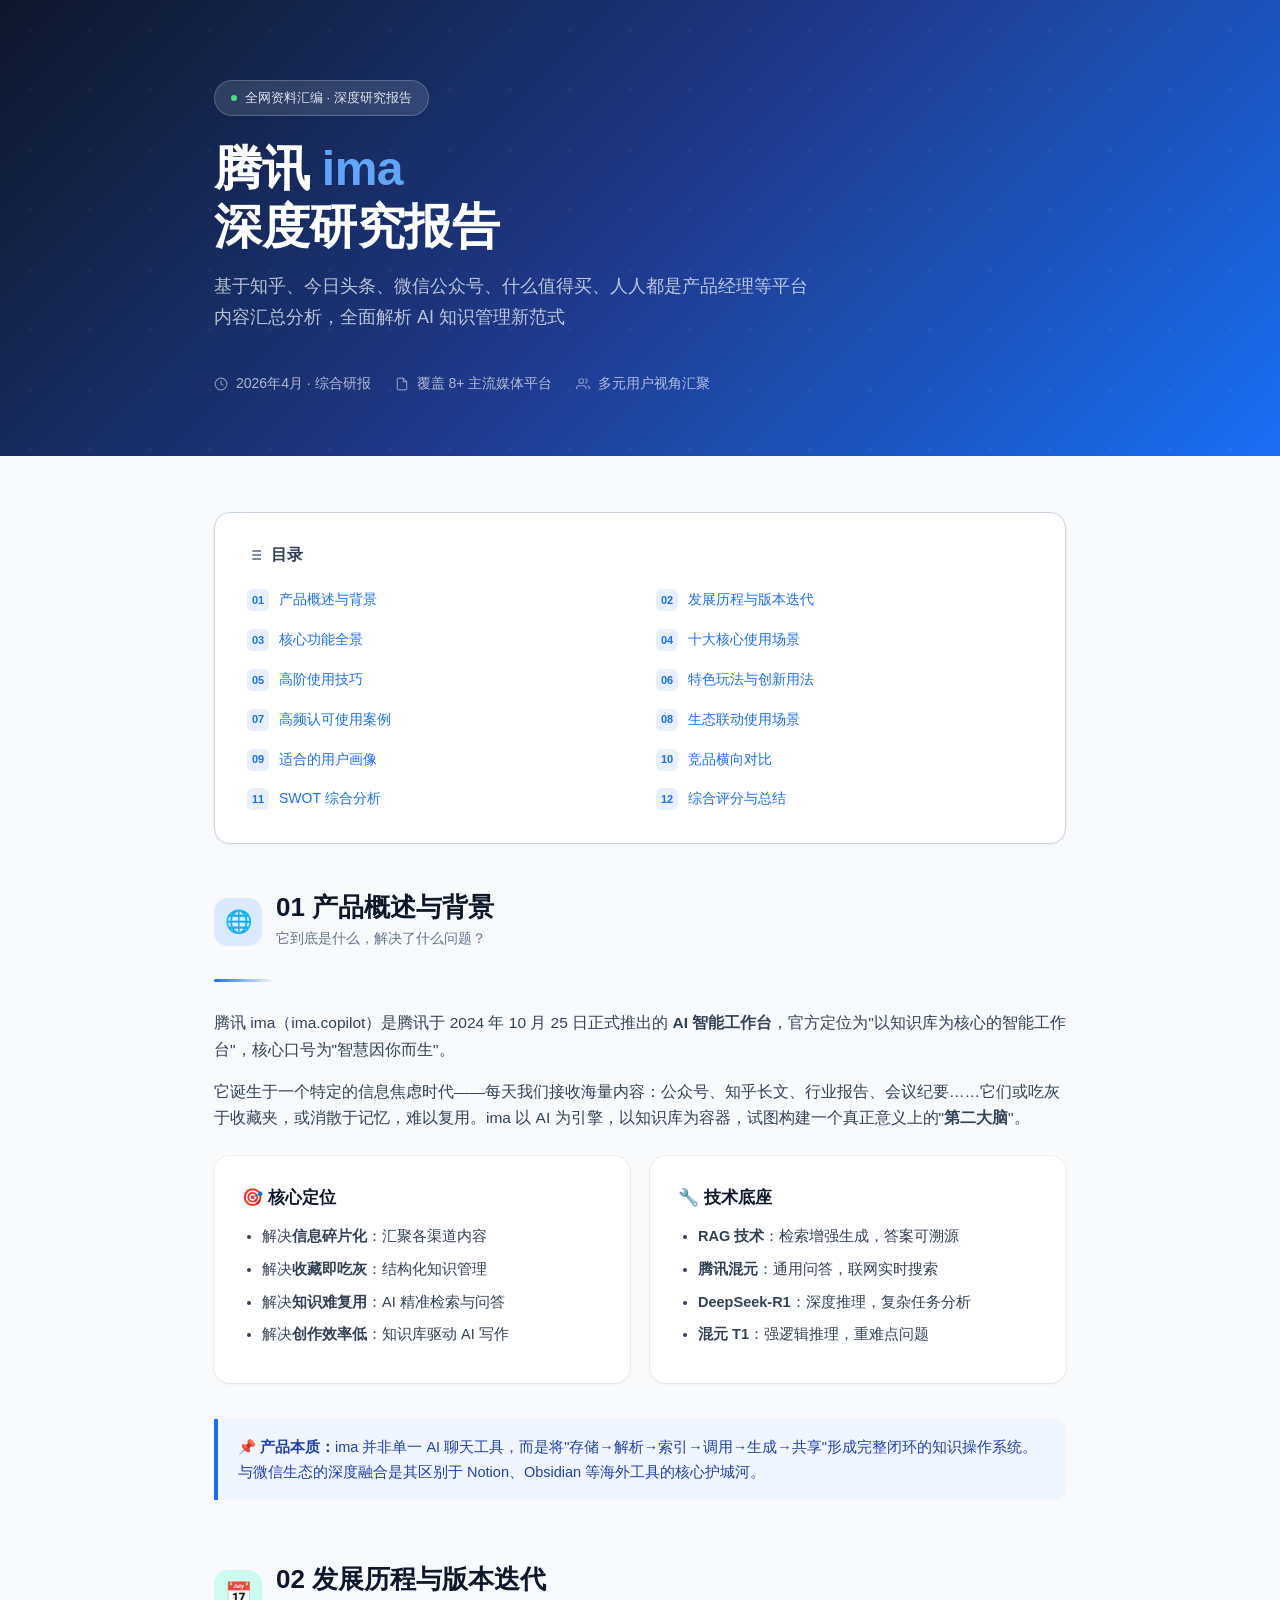
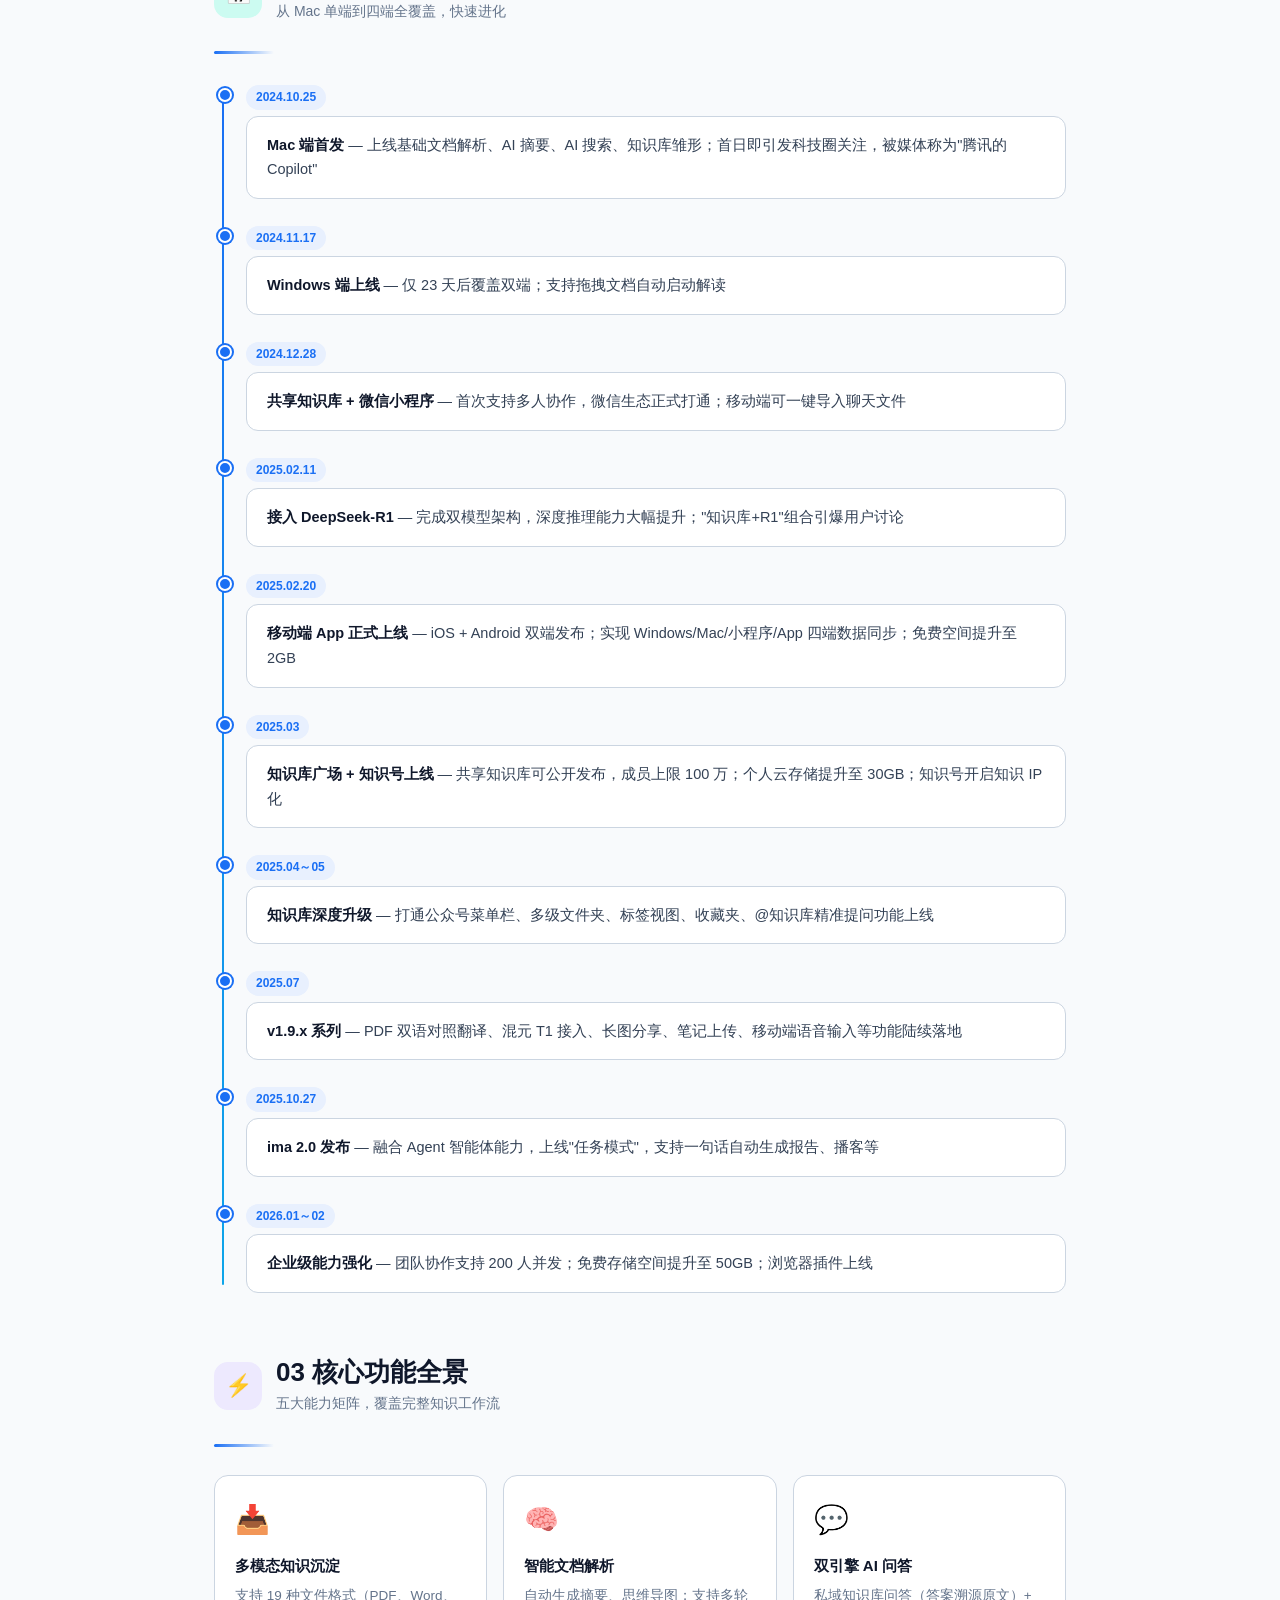
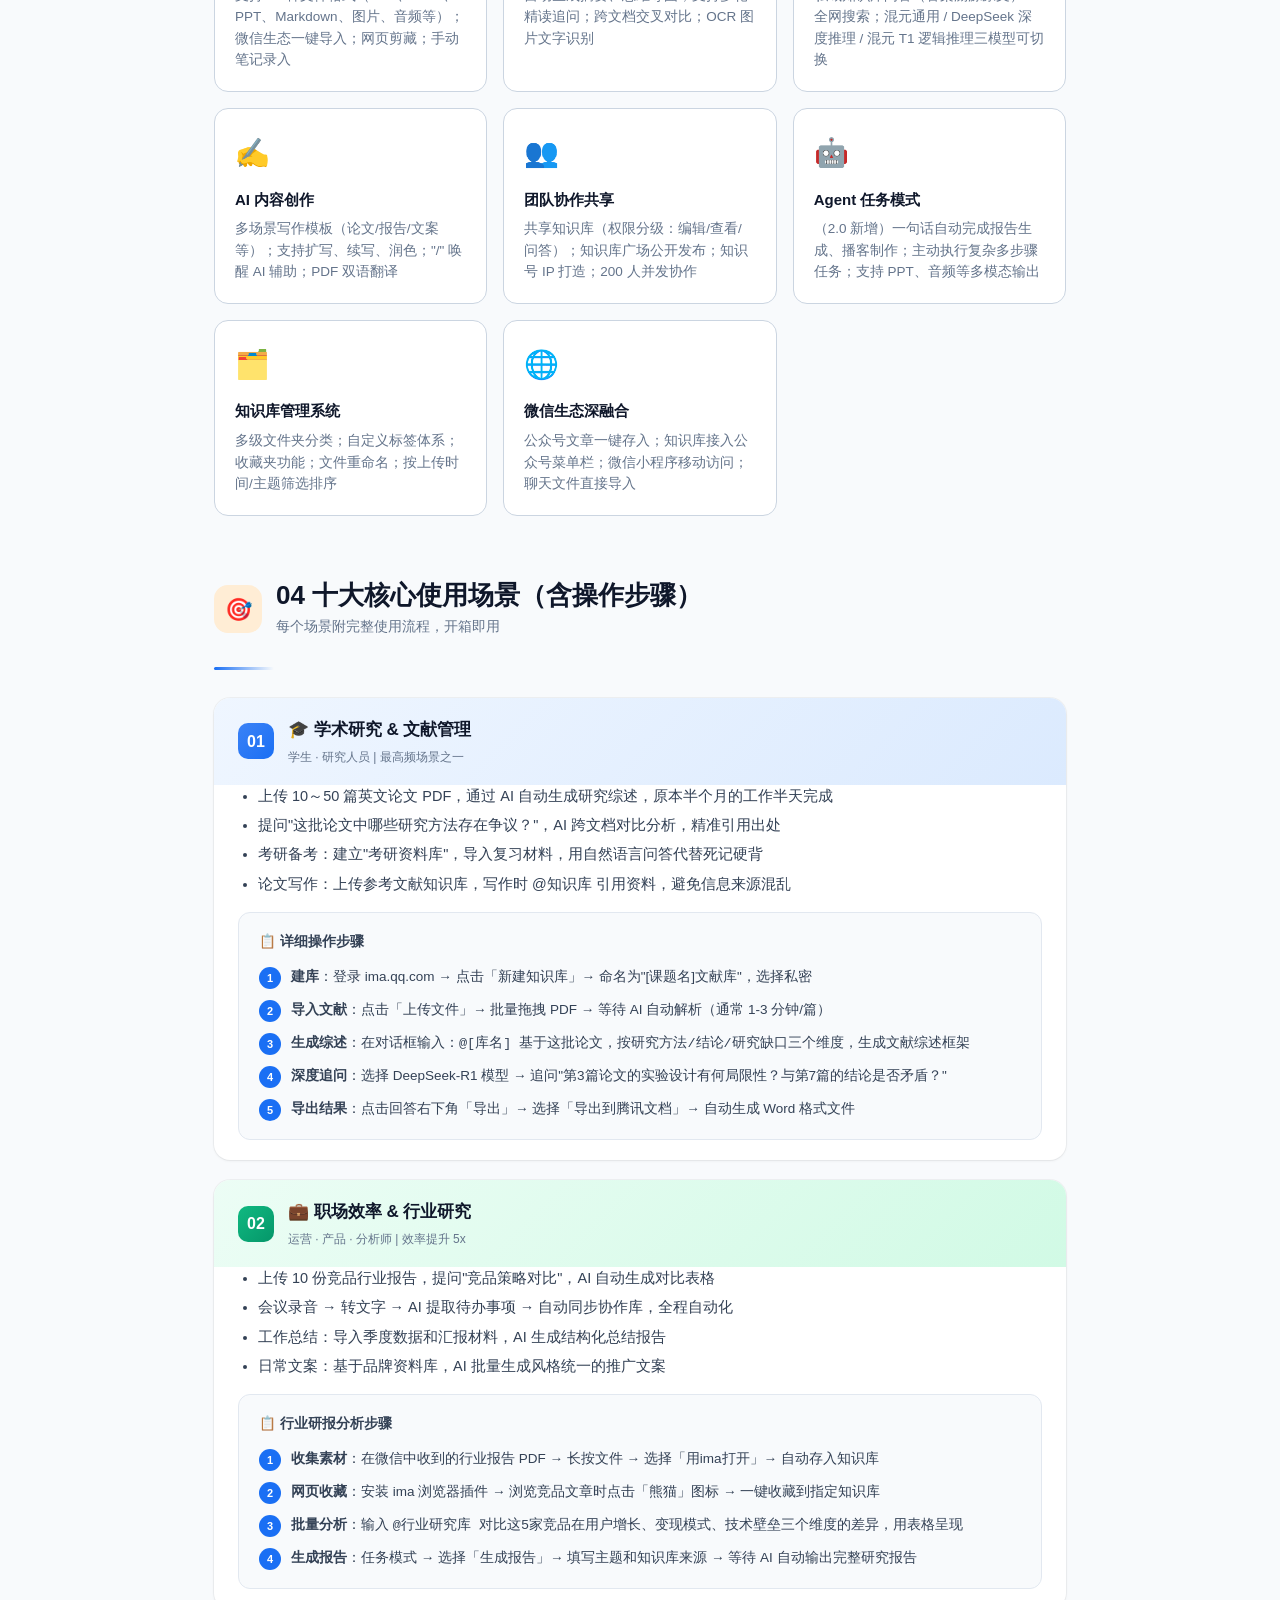
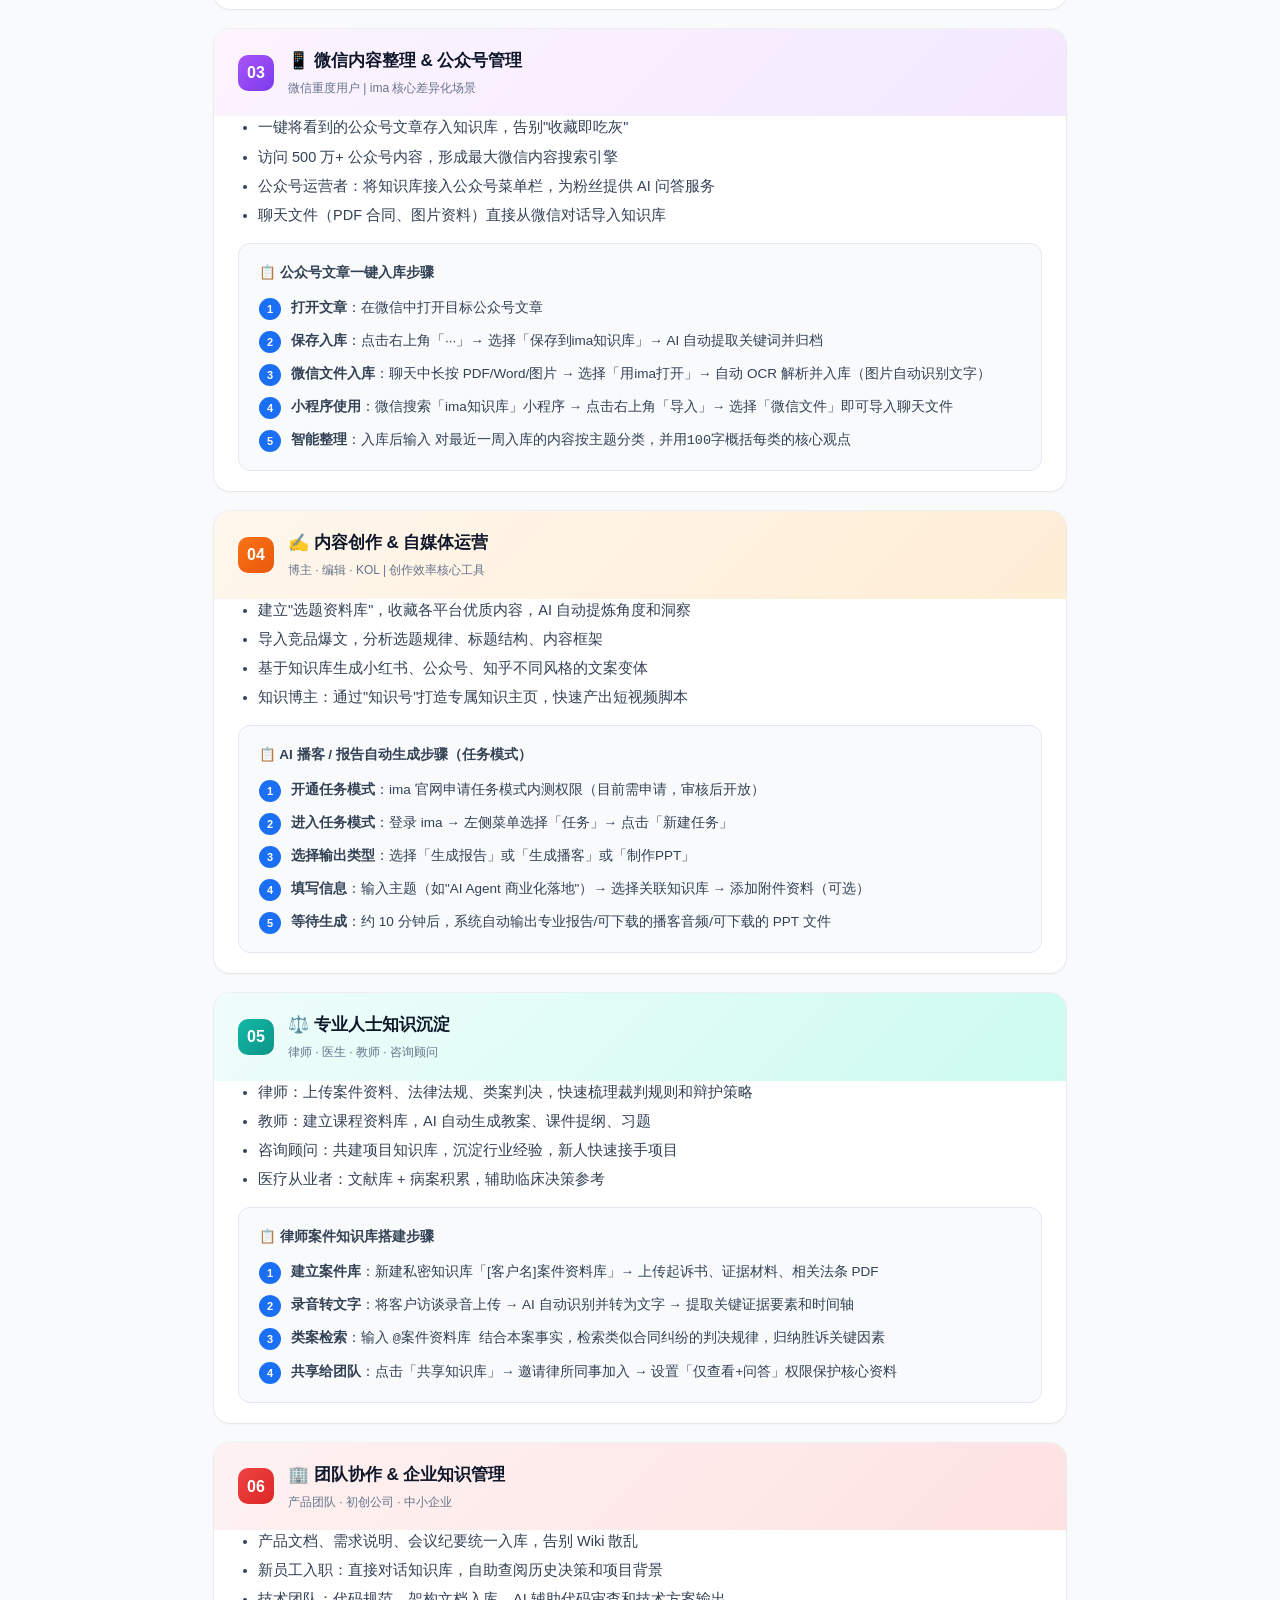
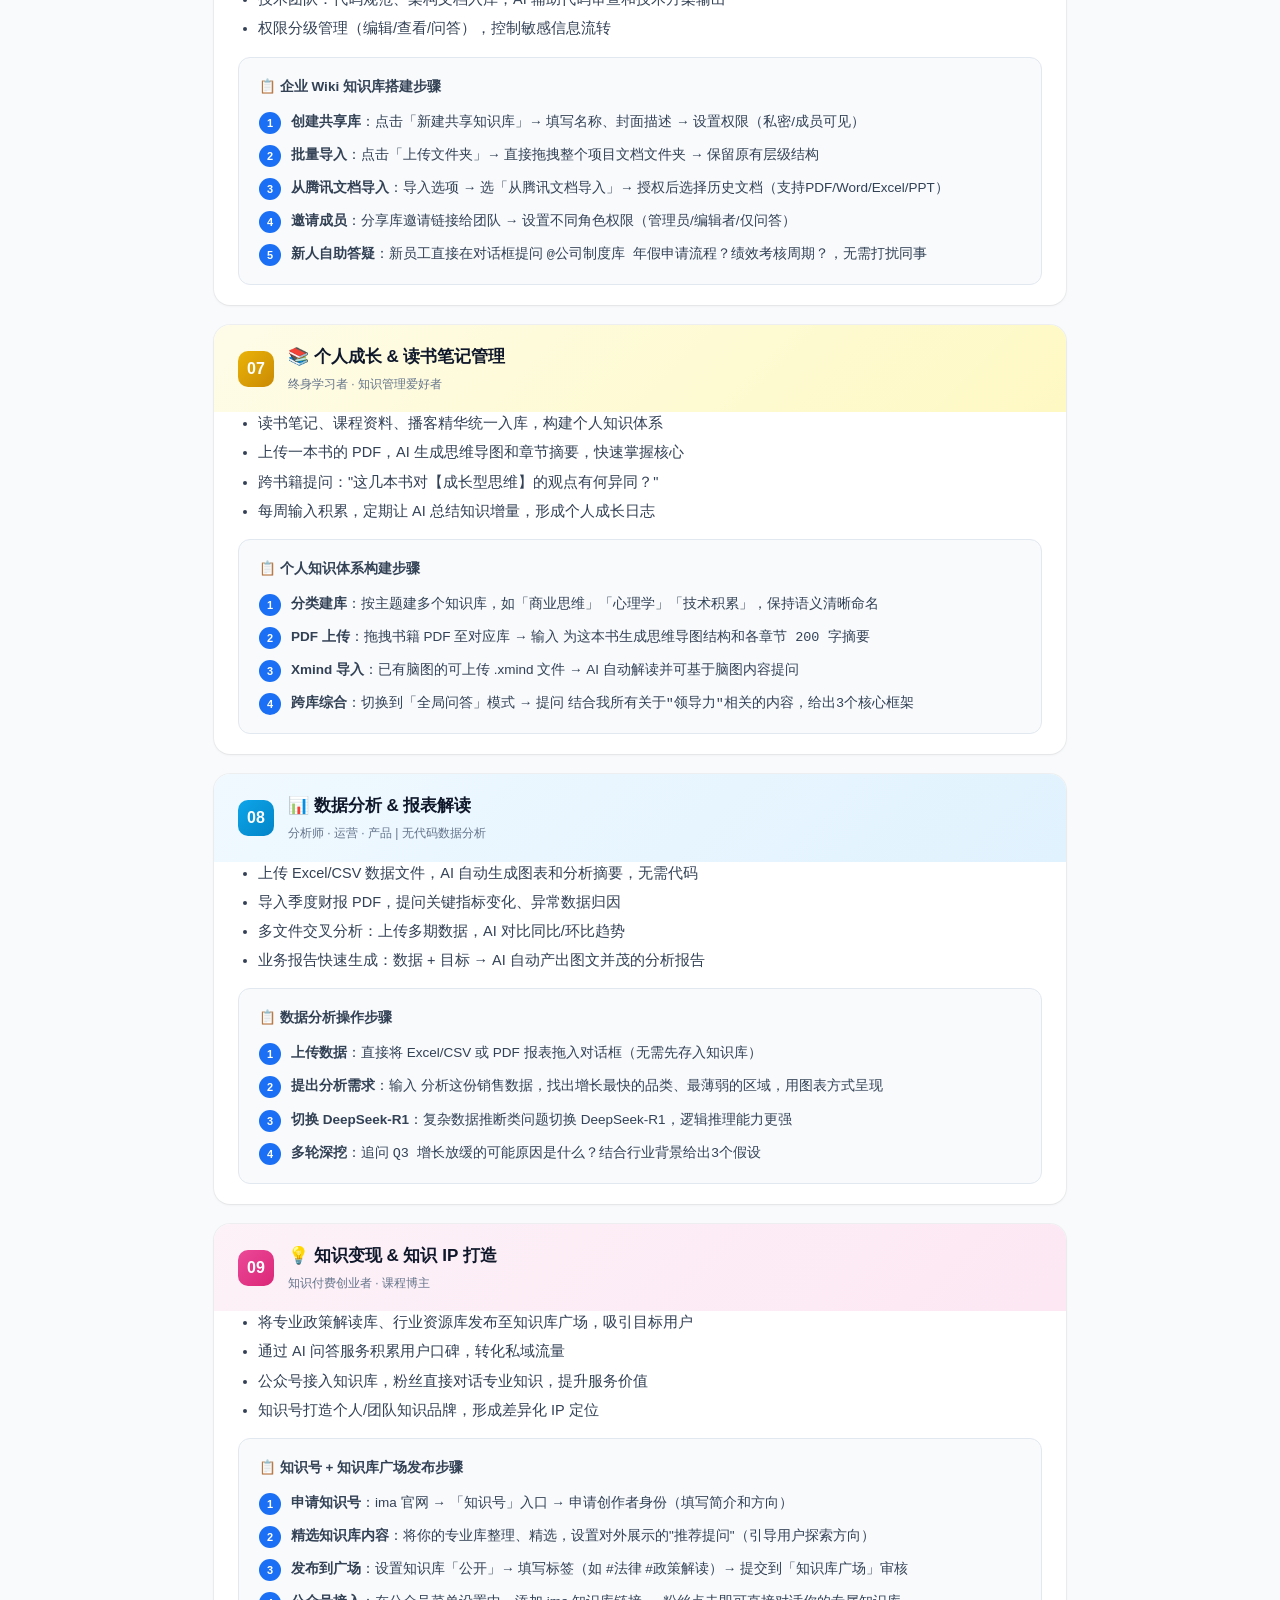
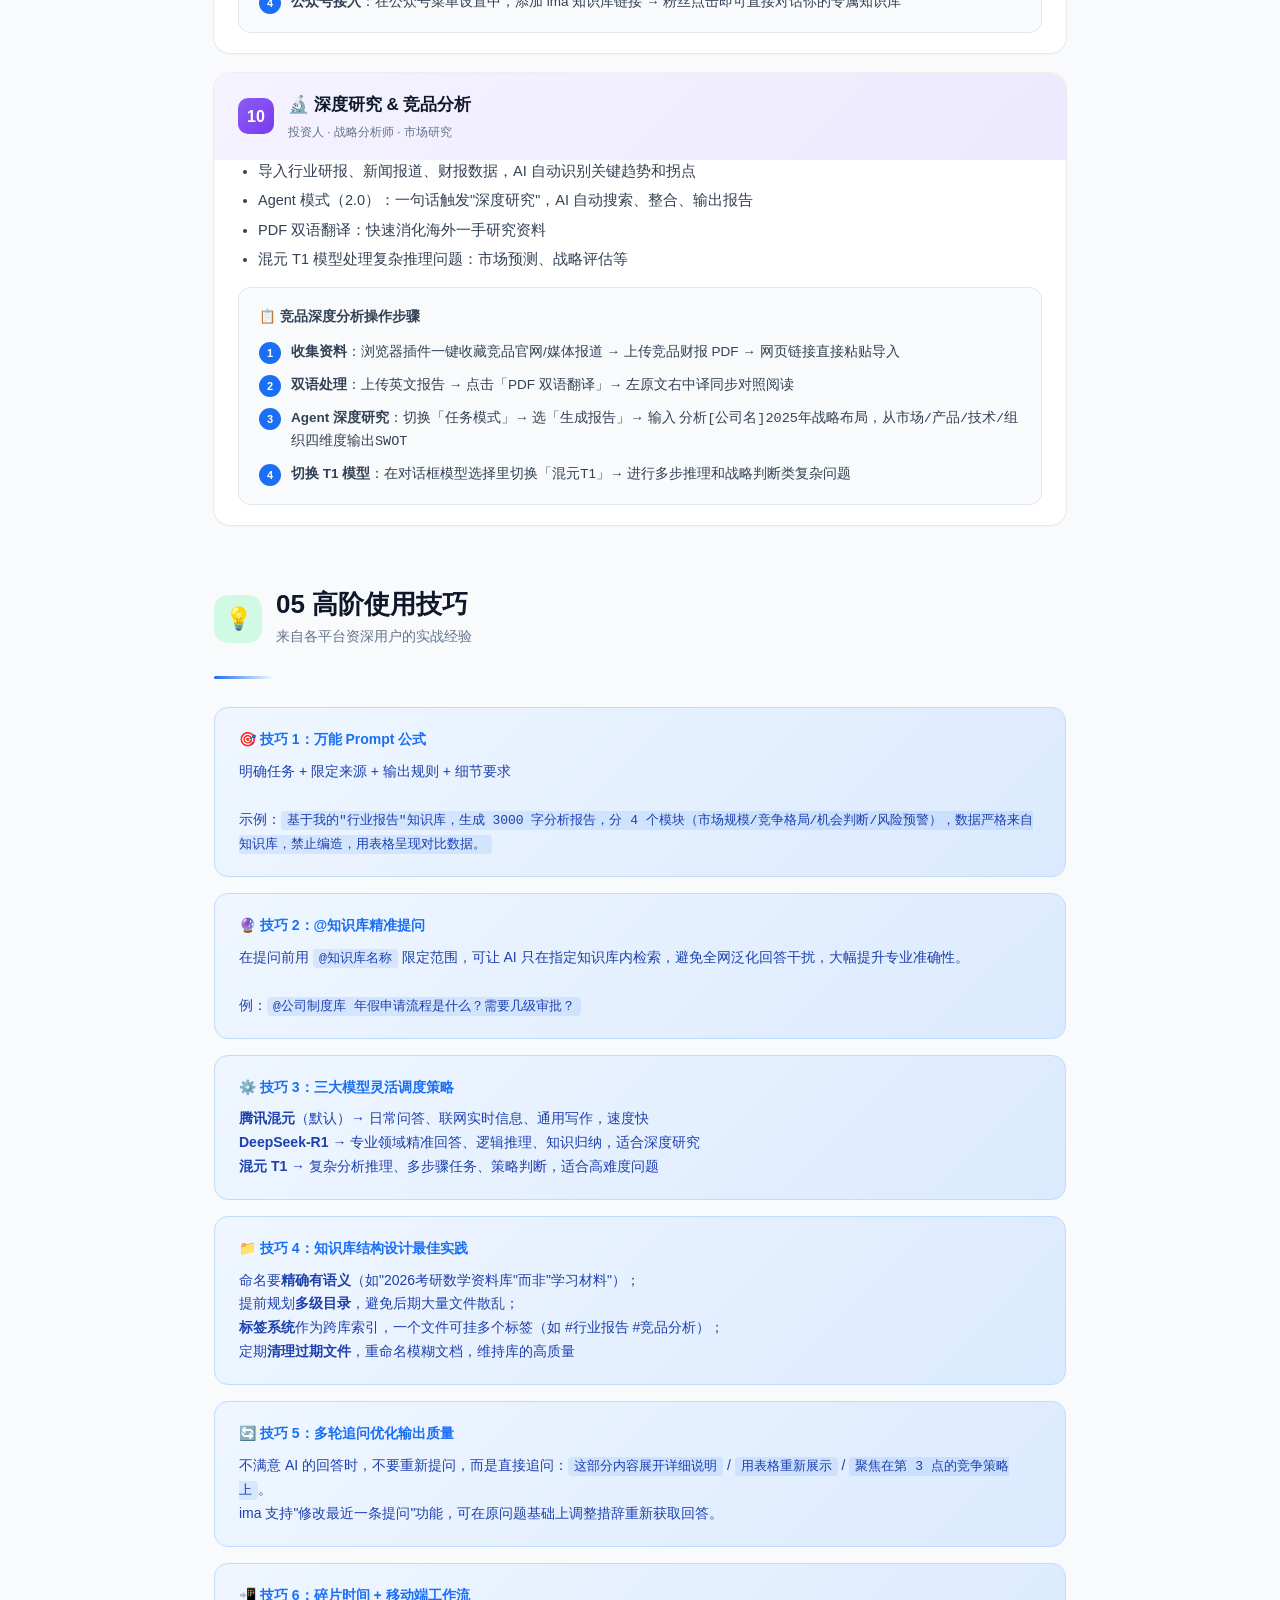
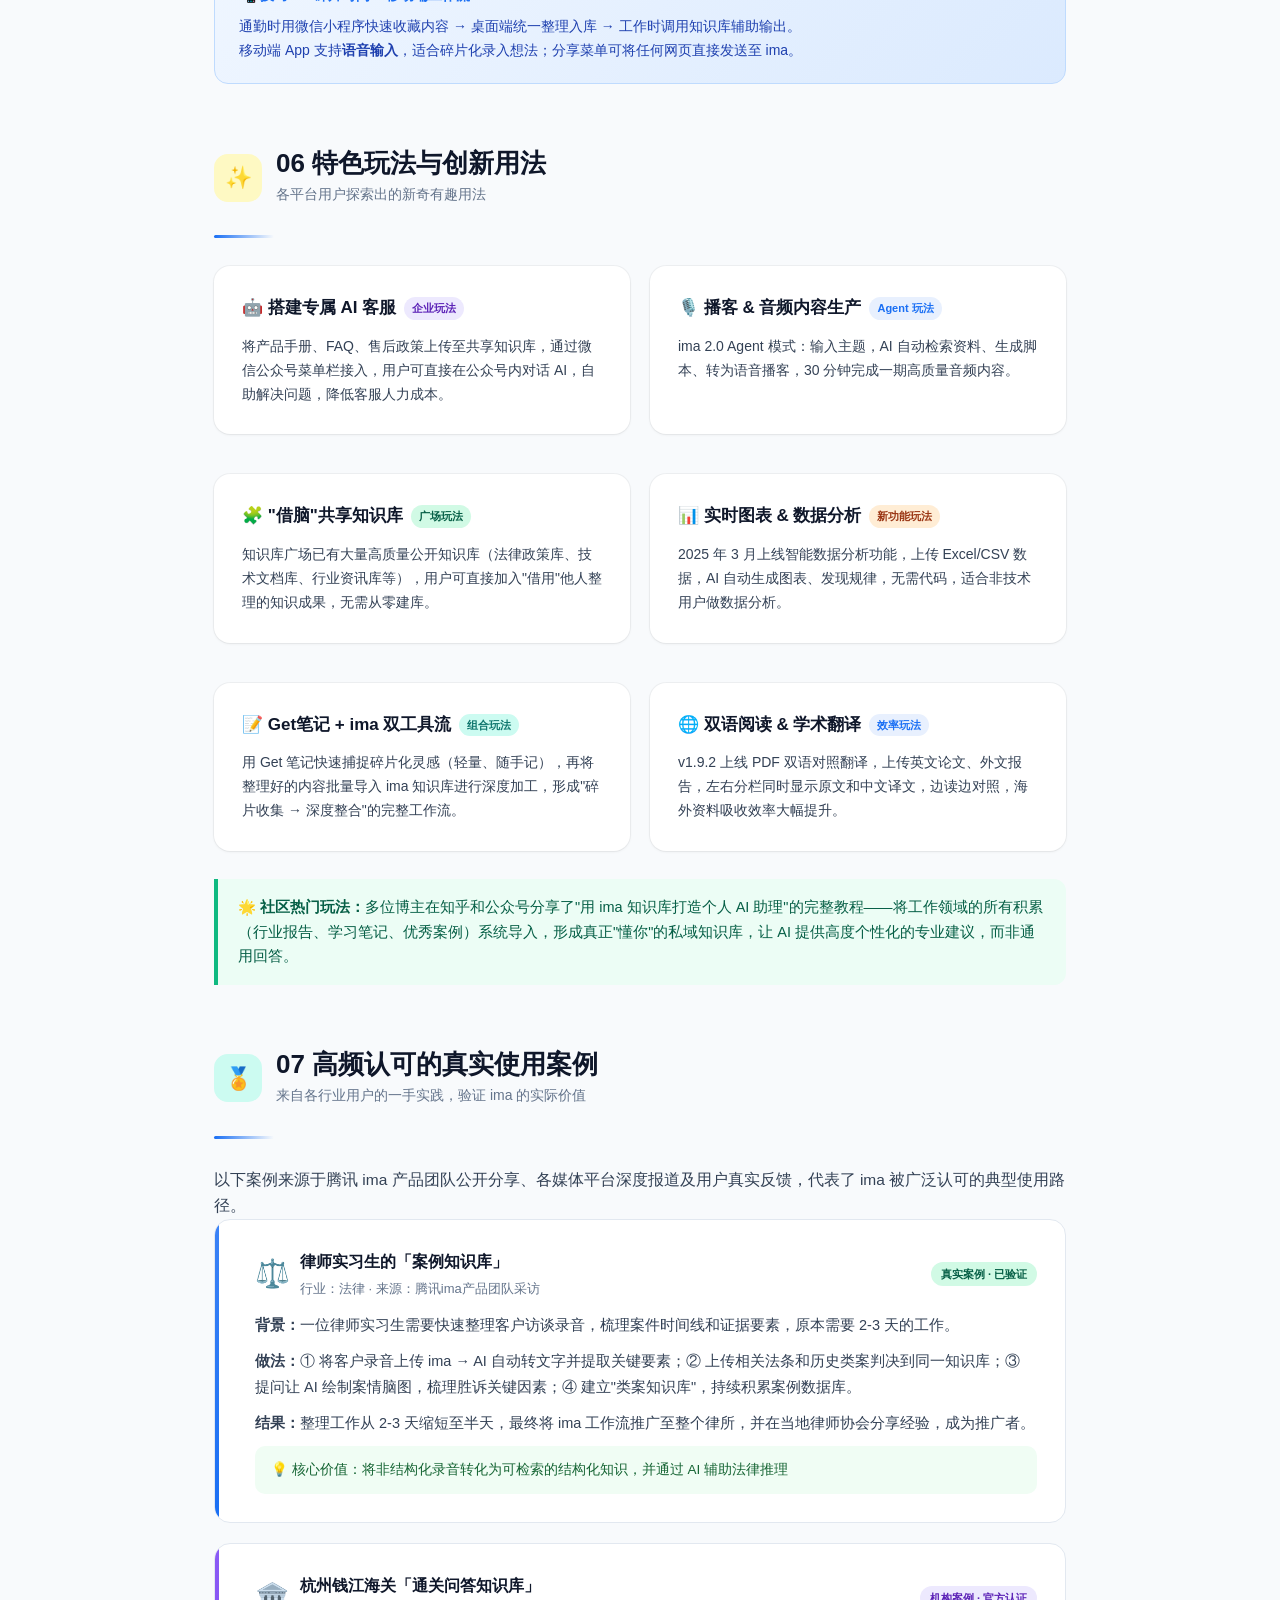
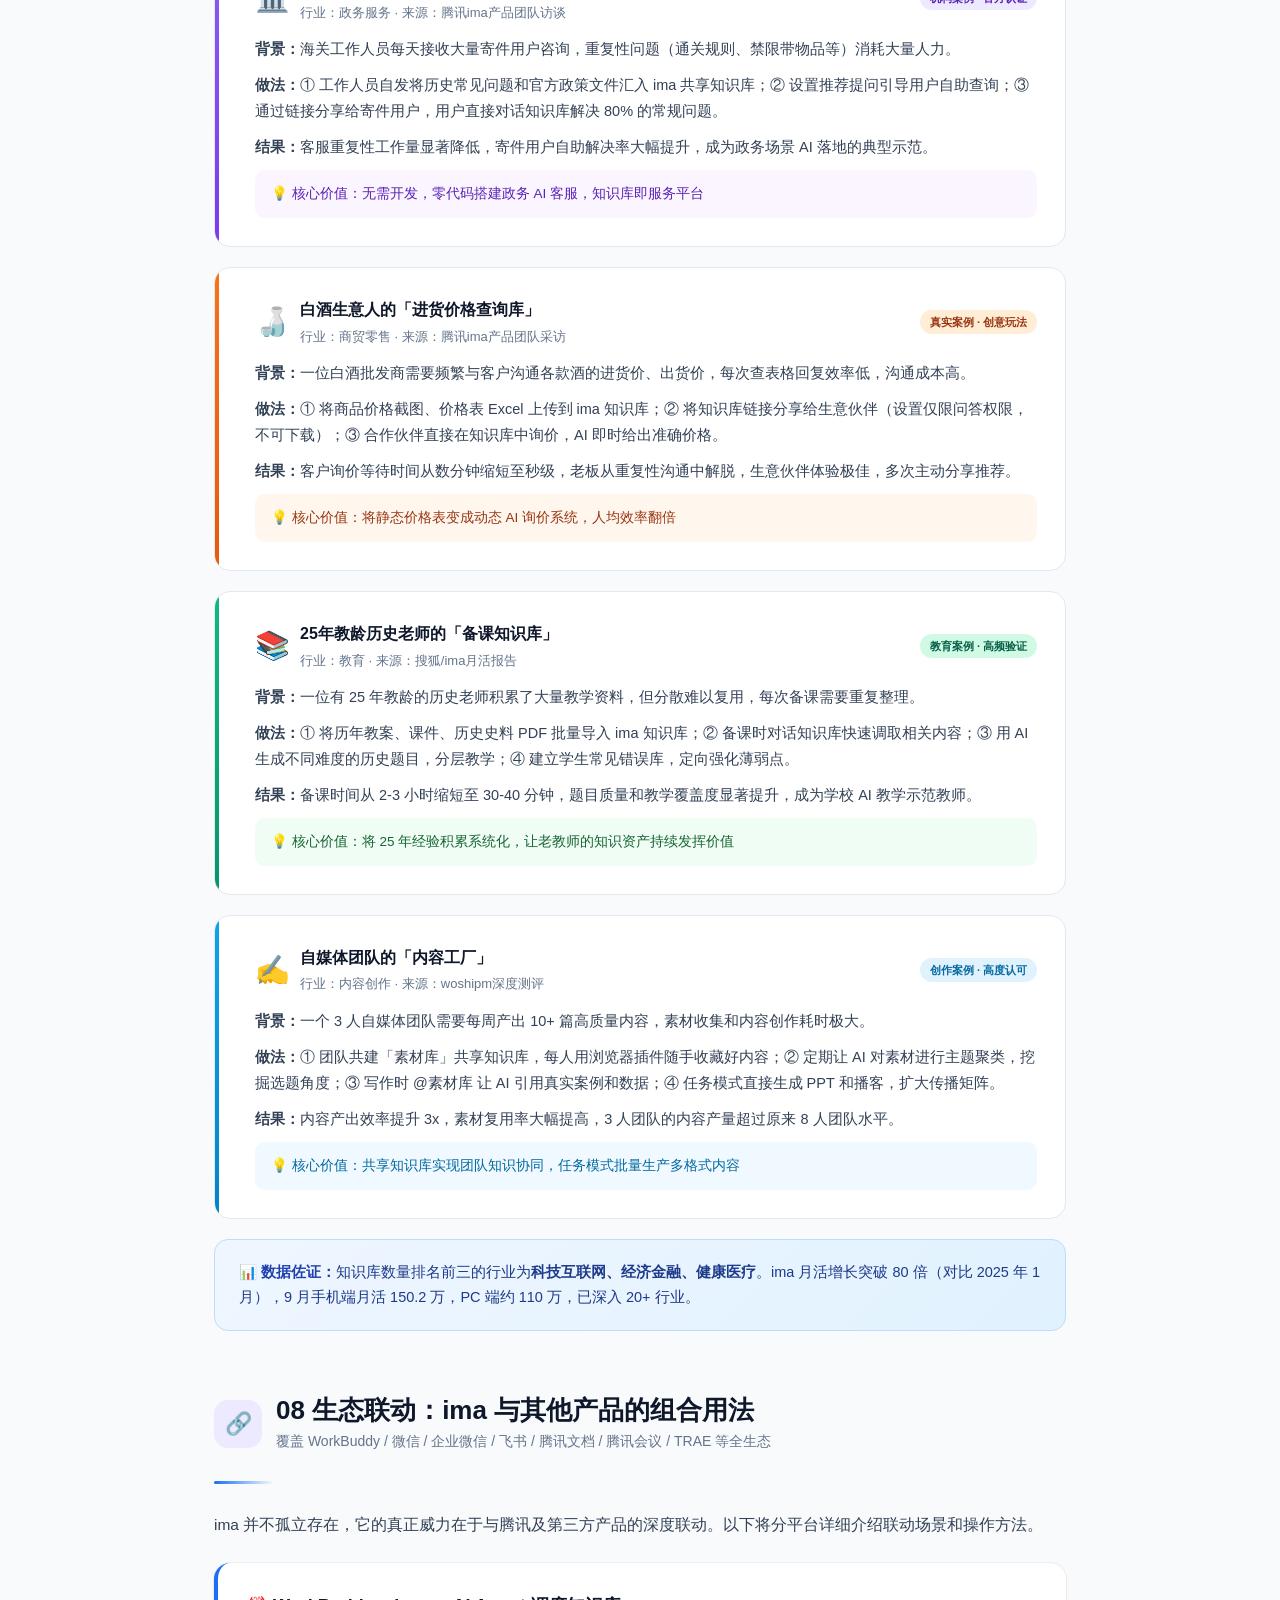
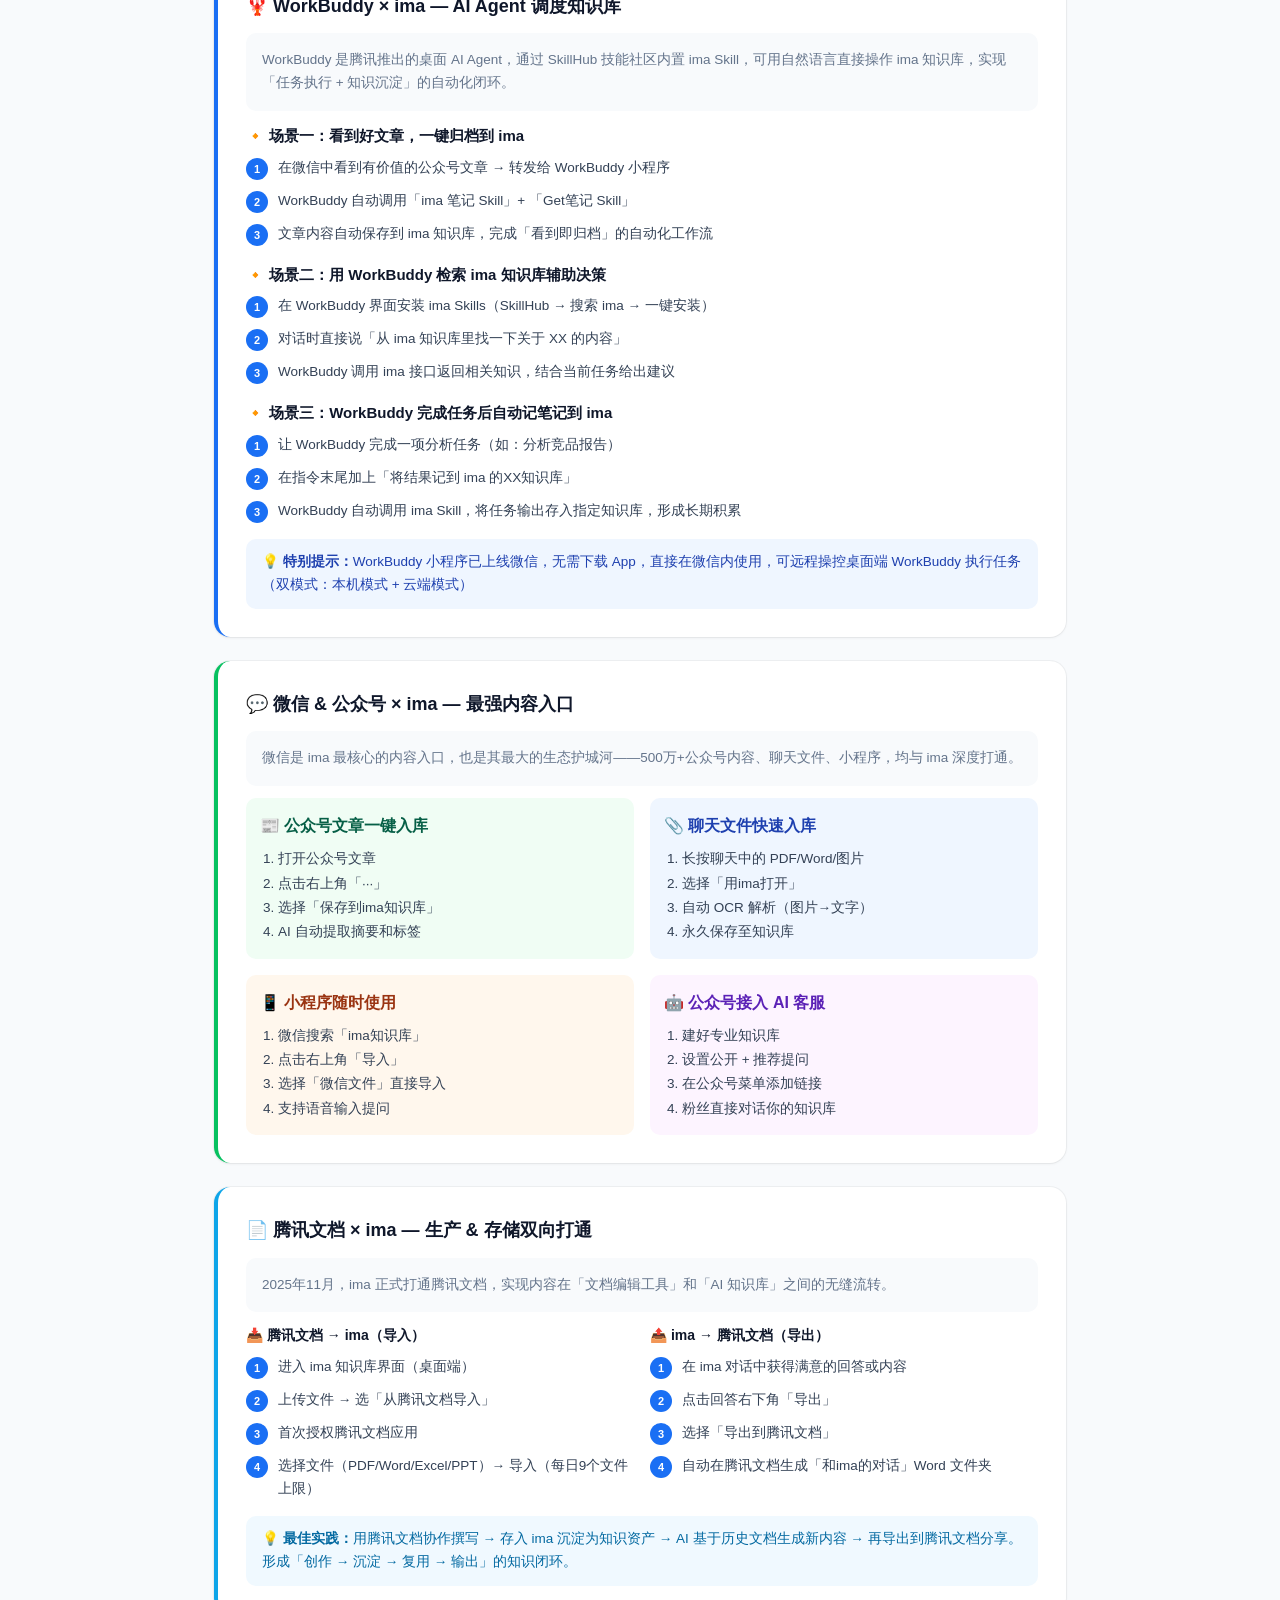
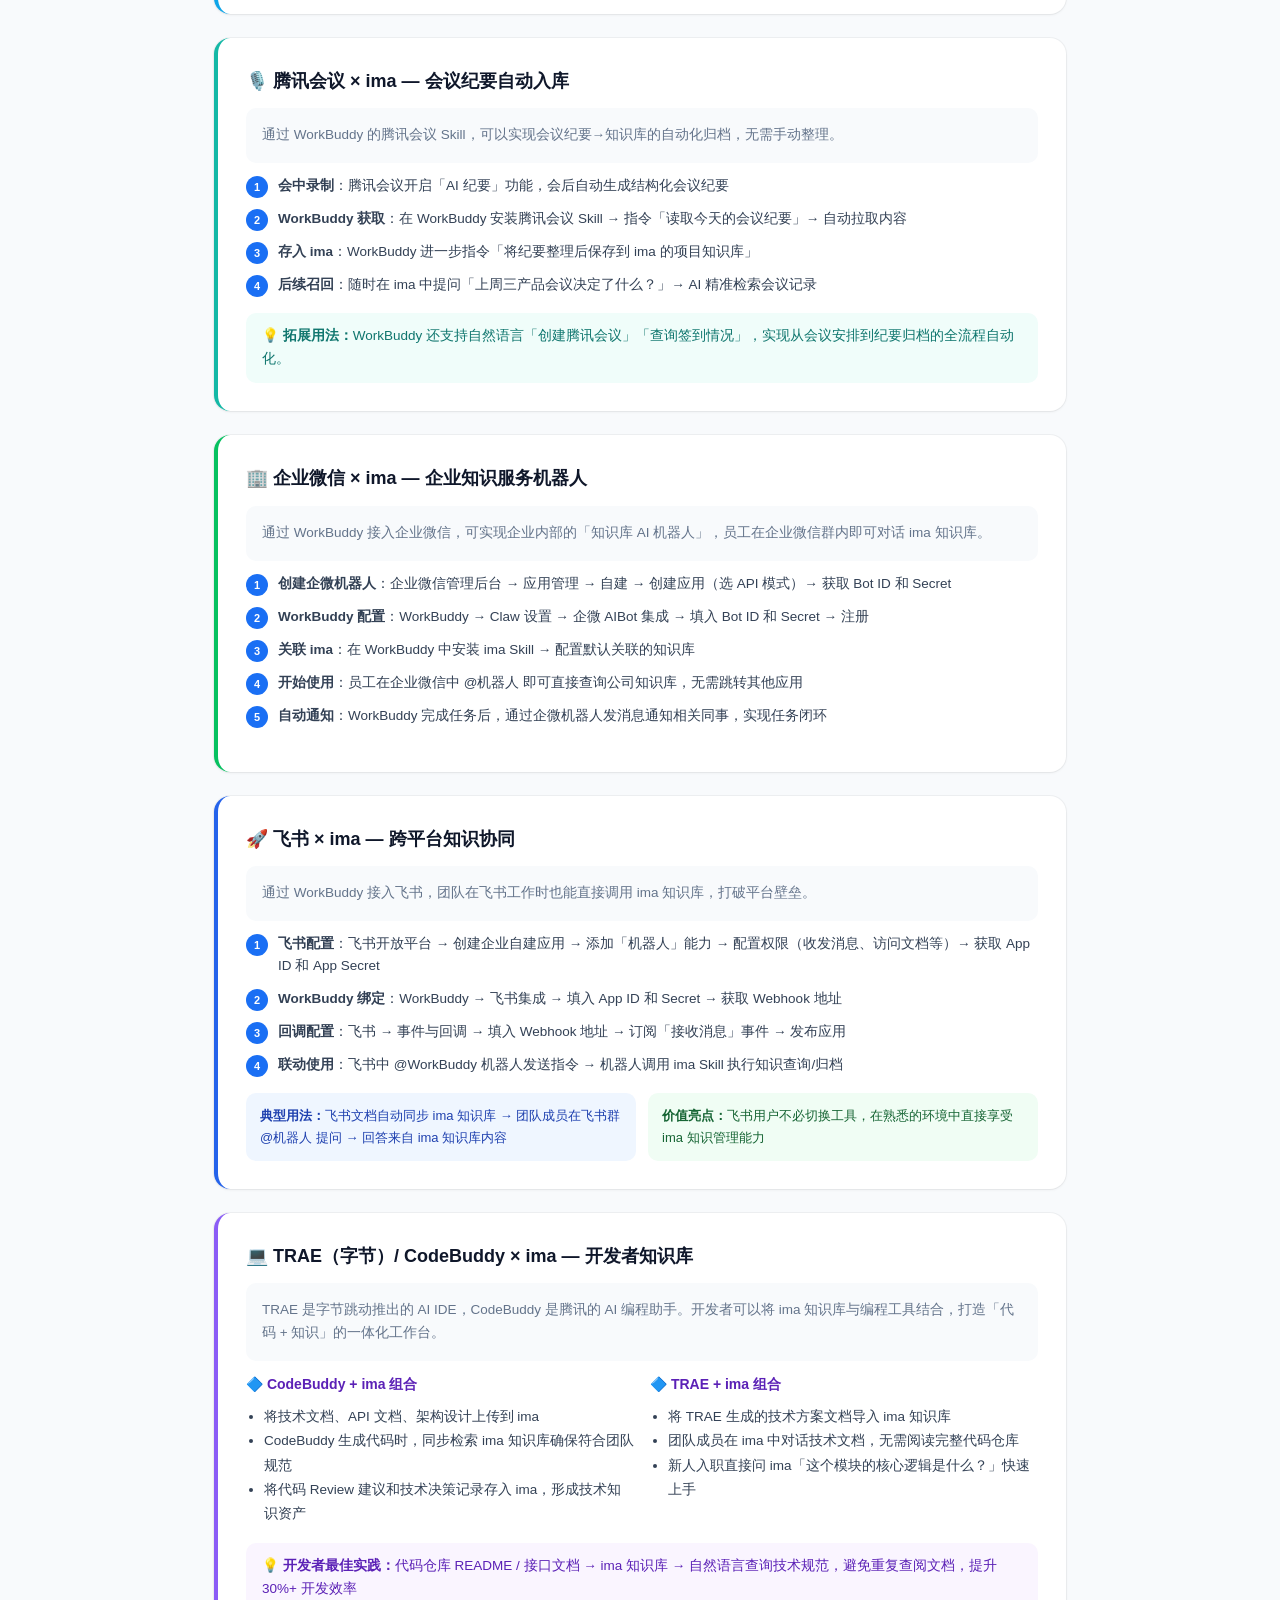
<file: 腾讯Ima深度研究报告.html>
<!DOCTYPE html>
<html lang="zh-CN">
<head>
  <meta charset="UTF-8" />
  <meta name="viewport" content="width=device-width, initial-scale=1.0" />
  <title>腾讯 ima 深度研究报告</title>
  <style>
    :root {
      --primary: #1a6ff4;
      --primary-light: #e8f0fe;
      --accent: #0ea5e9;
      --dark: #0f172a;
      --gray-900: #1e293b;
      --gray-700: #334155;
      --gray-500: #64748b;
      --gray-300: #cbd5e1;
      --gray-100: #f1f5f9;
      --white: #ffffff;
      --success: #10b981;
      --warning: #f59e0b;
      --danger: #ef4444;
      --purple: #8b5cf6;
      --teal: #14b8a6;
      --orange: #f97316;
    }

    * { margin: 0; padding: 0; box-sizing: border-box; }

    body {
      font-family: -apple-system, BlinkMacSystemFont, 'PingFang SC', 'Microsoft YaHei', 'Segoe UI', sans-serif;
      background: #f8fafc;
      color: var(--gray-900);
      line-height: 1.7;
    }

    /* ── Header ── */
    .hero {
      background: linear-gradient(135deg, #0f172a 0%, #1e3a8a 50%, #1a6ff4 100%);
      padding: 80px 0 60px;
      position: relative;
      overflow: hidden;
    }
    .hero::before {
      content: '';
      position: absolute;
      inset: 0;
      background: url("data:image/svg+xml,%3Csvg width='60' height='60' viewBox='0 0 60 60' xmlns='http://www.w3.org/2000/svg'%3E%3Cg fill='none' fill-rule='evenodd'%3E%3Cg fill='%23ffffff' fill-opacity='0.03'%3E%3Ccircle cx='30' cy='30' r='2'/%3E%3C/g%3E%3C/g%3E%3C/svg%3E") repeat;
    }
    .hero-inner {
      max-width: 900px;
      margin: 0 auto;
      padding: 0 24px;
      position: relative;
      z-index: 1;
    }
    .hero-badge {
      display: inline-flex;
      align-items: center;
      gap: 8px;
      background: rgba(255,255,255,0.12);
      border: 1px solid rgba(255,255,255,0.2);
      border-radius: 100px;
      padding: 6px 16px;
      font-size: 13px;
      color: rgba(255,255,255,0.85);
      margin-bottom: 24px;
      backdrop-filter: blur(8px);
    }
    .hero-badge .dot { width: 6px; height: 6px; background: #4ade80; border-radius: 50%; animation: pulse 2s infinite; }
    @keyframes pulse { 0%,100% { opacity:1; } 50% { opacity:0.4; } }
    .hero h1 {
      font-size: 48px;
      font-weight: 800;
      color: #fff;
      line-height: 1.2;
      margin-bottom: 16px;
      letter-spacing: -0.5px;
    }
    .hero h1 span { color: #60a5fa; }
    .hero-sub {
      font-size: 18px;
      color: rgba(255,255,255,0.7);
      max-width: 600px;
      margin-bottom: 40px;
    }
    .hero-meta {
      display: flex;
      gap: 24px;
      flex-wrap: wrap;
    }
    .hero-meta-item {
      display: flex;
      align-items: center;
      gap: 8px;
      font-size: 14px;
      color: rgba(255,255,255,0.65);
    }
    .hero-meta-item svg { opacity: 0.7; }

    /* ── Layout ── */
    .container { max-width: 900px; margin: 0 auto; padding: 0 24px; }
    .report-body { padding: 56px 0; }

    /* ── Table of Contents ── */
    .toc {
      background: var(--white);
      border: 1px solid var(--gray-300);
      border-radius: 16px;
      padding: 28px 32px;
      margin-bottom: 48px;
      box-shadow: 0 1px 3px rgba(0,0,0,0.06);
    }
    .toc h3 {
      font-size: 16px;
      font-weight: 700;
      color: var(--gray-700);
      margin-bottom: 16px;
      display: flex;
      align-items: center;
      gap: 8px;
    }
    .toc-grid {
      display: grid;
      grid-template-columns: 1fr 1fr;
      gap: 8px 32px;
    }
    .toc-item {
      display: flex;
      align-items: center;
      gap: 10px;
      font-size: 14px;
      color: var(--primary);
      text-decoration: none;
      padding: 4px 0;
      transition: color 0.2s;
    }
    .toc-item:hover { color: var(--accent); }
    .toc-num {
      width: 22px;
      height: 22px;
      background: var(--primary-light);
      color: var(--primary);
      border-radius: 6px;
      display: flex;
      align-items: center;
      justify-content: center;
      font-size: 11px;
      font-weight: 700;
      flex-shrink: 0;
    }

    /* ── Sections ── */
    .section { margin-bottom: 64px; }
    .section-header {
      display: flex;
      align-items: center;
      gap: 14px;
      margin-bottom: 28px;
    }
    .section-icon {
      width: 48px;
      height: 48px;
      border-radius: 14px;
      display: flex;
      align-items: center;
      justify-content: center;
      font-size: 22px;
      flex-shrink: 0;
    }
    .section-icon.blue { background: #dbeafe; }
    .section-icon.green { background: #d1fae5; }
    .section-icon.purple { background: #ede9fe; }
    .section-icon.orange { background: #ffedd5; }
    .section-icon.teal { background: #ccfbf1; }
    .section-icon.red { background: #fee2e2; }
    .section-icon.yellow { background: #fef9c3; }
    .section-icon.pink { background: #fce7f3; }

    .section-title {
      font-size: 26px;
      font-weight: 800;
      color: var(--dark);
      line-height: 1.2;
    }
    .section-subtitle {
      font-size: 14px;
      color: var(--gray-500);
      margin-top: 4px;
    }

    .section-divider {
      height: 3px;
      background: linear-gradient(90deg, var(--primary) 0%, transparent 100%);
      border-radius: 2px;
      margin-bottom: 28px;
      width: 60px;
    }

    /* ── Prose ── */
    .prose p { color: var(--gray-700); margin-bottom: 16px; font-size: 15.5px; }
    .prose p:last-child { margin-bottom: 0; }

    /* ── Info Cards ── */
    .card {
      background: var(--white);
      border-radius: 16px;
      padding: 28px;
      box-shadow: 0 1px 3px rgba(0,0,0,0.06), 0 0 0 1px rgba(0,0,0,0.04);
      margin-bottom: 20px;
    }
    .card-title {
      font-size: 17px;
      font-weight: 700;
      color: var(--dark);
      margin-bottom: 12px;
      display: flex;
      align-items: center;
      gap: 8px;
    }
    .card-title .tag {
      font-size: 11px;
      padding: 2px 8px;
      border-radius: 100px;
      font-weight: 600;
    }
    .tag-blue { background: var(--primary-light); color: var(--primary); }
    .tag-green { background: #d1fae5; color: #065f46; }
    .tag-orange { background: #ffedd5; color: #9a3412; }
    .tag-purple { background: #ede9fe; color: #5b21b6; }
    .tag-teal { background: #ccfbf1; color: #0f766e; }

    /* ── Grid Layouts ── */
    .grid-2 { display: grid; grid-template-columns: 1fr 1fr; gap: 20px; }
    .grid-3 { display: grid; grid-template-columns: 1fr 1fr 1fr; gap: 20px; }

    /* ── Timeline ── */
    .timeline { position: relative; padding-left: 32px; }
    .timeline::before {
      content: '';
      position: absolute;
      left: 8px;
      top: 8px;
      bottom: 8px;
      width: 2px;
      background: linear-gradient(180deg, var(--primary) 0%, var(--accent) 100%);
      border-radius: 2px;
    }
    .timeline-item {
      position: relative;
      margin-bottom: 24px;
    }
    .timeline-item::before {
      content: '';
      position: absolute;
      left: -28px;
      top: 6px;
      width: 10px;
      height: 10px;
      border-radius: 50%;
      background: var(--primary);
      border: 2px solid white;
      box-shadow: 0 0 0 2px var(--primary);
    }
    .timeline-date {
      font-size: 12px;
      font-weight: 700;
      color: var(--primary);
      background: var(--primary-light);
      display: inline-block;
      padding: 2px 10px;
      border-radius: 100px;
      margin-bottom: 6px;
    }
    .timeline-content {
      background: var(--white);
      border: 1px solid var(--gray-300);
      border-radius: 12px;
      padding: 16px 20px;
      font-size: 14.5px;
      color: var(--gray-700);
    }
    .timeline-content strong { color: var(--dark); }

    /* ── Feature Pills ── */
    .feature-grid { display: grid; grid-template-columns: repeat(auto-fill, minmax(240px, 1fr)); gap: 16px; }
    .feature-card {
      background: var(--white);
      border: 1px solid var(--gray-300);
      border-radius: 14px;
      padding: 20px;
      transition: box-shadow 0.2s, transform 0.2s;
    }
    .feature-card:hover {
      box-shadow: 0 4px 16px rgba(26,111,244,0.1);
      transform: translateY(-2px);
    }
    .feature-icon { font-size: 28px; margin-bottom: 10px; }
    .feature-name { font-size: 15px; font-weight: 700; color: var(--dark); margin-bottom: 6px; }
    .feature-desc { font-size: 13.5px; color: var(--gray-500); line-height: 1.6; }

    /* ── Scenario Cards ── */
    .scenario-card {
      background: var(--white);
      border-radius: 16px;
      overflow: hidden;
      box-shadow: 0 1px 3px rgba(0,0,0,0.06), 0 0 0 1px rgba(0,0,0,0.04);
      margin-bottom: 20px;
    }
    .scenario-header {
      padding: 18px 24px;
      display: flex;
      align-items: center;
      gap: 14px;
    }
    .scenario-num {
      width: 36px;
      height: 36px;
      border-radius: 10px;
      display: flex;
      align-items: center;
      justify-content: center;
      font-size: 16px;
      font-weight: 800;
      color: white;
      flex-shrink: 0;
    }
    .scenario-title { font-size: 17px; font-weight: 700; color: var(--dark); }
    .scenario-tag { font-size: 12px; color: var(--gray-500); margin-top: 2px; }
    .scenario-body { padding: 0 24px 20px; }
    .scenario-body ul { padding-left: 20px; }
    .scenario-body ul li {
      font-size: 14.5px;
      color: var(--gray-700);
      margin-bottom: 6px;
      line-height: 1.6;
    }

    /* ── Tips Box ── */
    .tip-box {
      background: linear-gradient(135deg, #eff6ff 0%, #dbeafe 100%);
      border: 1px solid #bfdbfe;
      border-radius: 14px;
      padding: 20px 24px;
      margin-bottom: 16px;
    }
    .tip-box .tip-header {
      font-size: 14px;
      font-weight: 700;
      color: var(--primary);
      margin-bottom: 8px;
      display: flex;
      align-items: center;
      gap: 6px;
    }
    .tip-box .tip-content { font-size: 14px; color: #1e40af; line-height: 1.7; }
    .tip-box code {
      background: rgba(26,111,244,0.1);
      padding: 2px 6px;
      border-radius: 4px;
      font-family: 'SF Mono', 'Fira Code', monospace;
      font-size: 13px;
    }

    /* ── Comparison Table ── */
    .compare-table { width: 100%; border-collapse: separate; border-spacing: 0; border-radius: 14px; overflow: hidden; box-shadow: 0 1px 3px rgba(0,0,0,0.06), 0 0 0 1px rgba(0,0,0,0.04); }
    .compare-table thead tr { background: var(--dark); }
    .compare-table th {
      padding: 14px 18px;
      font-size: 13.5px;
      font-weight: 700;
      color: rgba(255,255,255,0.9);
      text-align: left;
    }
    .compare-table th:first-child { border-radius: 14px 0 0 0; }
    .compare-table th:last-child { border-radius: 0 14px 0 0; }
    .compare-table td {
      padding: 13px 18px;
      font-size: 14px;
      color: var(--gray-700);
      border-bottom: 1px solid var(--gray-100);
      background: var(--white);
    }
    .compare-table tr:last-child td { border-bottom: none; }
    .compare-table tr:last-child td:first-child { border-radius: 0 0 0 14px; }
    .compare-table tr:last-child td:last-child { border-radius: 0 0 14px 0; }
    .compare-table tbody tr:hover td { background: #f8fafc; }
    .star { color: #f59e0b; }
    .half-star { color: #d1d5db; }

    /* ── SWOT ── */
    .swot-grid { display: grid; grid-template-columns: 1fr 1fr; gap: 16px; }
    .swot-card { border-radius: 14px; padding: 22px; }
    .swot-card.s { background: linear-gradient(135deg, #d1fae5, #a7f3d0); }
    .swot-card.w { background: linear-gradient(135deg, #fee2e2, #fecaca); }
    .swot-card.o { background: linear-gradient(135deg, #dbeafe, #bfdbfe); }
    .swot-card.t { background: linear-gradient(135deg, #fef9c3, #fde68a); }
    .swot-label {
      font-size: 22px;
      font-weight: 900;
      margin-bottom: 4px;
    }
    .swot-card.s .swot-label { color: #065f46; }
    .swot-card.w .swot-label { color: #991b1b; }
    .swot-card.o .swot-label { color: #1e40af; }
    .swot-card.t .swot-label { color: #92400e; }
    .swot-title {
      font-size: 14px;
      font-weight: 700;
      margin-bottom: 12px;
    }
    .swot-card.s .swot-title { color: #065f46; }
    .swot-card.w .swot-title { color: #991b1b; }
    .swot-card.o .swot-title { color: #1e40af; }
    .swot-card.t .swot-title { color: #92400e; }
    .swot-list { list-style: none; }
    .swot-list li {
      font-size: 13.5px;
      line-height: 1.6;
      margin-bottom: 6px;
      padding-left: 16px;
      position: relative;
    }
    .swot-list li::before {
      content: '·';
      position: absolute;
      left: 4px;
      font-size: 18px;
      line-height: 1.2;
    }
    .swot-card.s .swot-list li { color: #064e3b; }
    .swot-card.w .swot-list li { color: #7f1d1d; }
    .swot-card.o .swot-list li { color: #1e3a8a; }
    .swot-card.t .swot-list li { color: #78350f; }

    /* ── User Profile ── */
    .user-card {
      background: var(--white);
      border-radius: 14px;
      padding: 20px;
      border: 1px solid var(--gray-300);
      text-align: center;
    }
    .user-avatar { font-size: 36px; margin-bottom: 8px; }
    .user-type { font-size: 15px; font-weight: 700; color: var(--dark); margin-bottom: 6px; }
    .user-tags { display: flex; flex-wrap: wrap; gap: 6px; justify-content: center; margin-bottom: 10px; }
    .user-tag {
      font-size: 11.5px;
      padding: 3px 9px;
      border-radius: 100px;
      background: var(--gray-100);
      color: var(--gray-500);
      font-weight: 500;
    }
    .user-desc { font-size: 13px; color: var(--gray-500); line-height: 1.6; }

    /* ── Summary ── */
    .summary-box {
      background: linear-gradient(135deg, #0f172a 0%, #1e3a8a 100%);
      border-radius: 20px;
      padding: 40px;
      color: white;
    }
    .summary-box h3 {
      font-size: 22px;
      font-weight: 800;
      margin-bottom: 16px;
      color: #fff;
    }
    .summary-box p {
      font-size: 15px;
      color: rgba(255,255,255,0.8);
      line-height: 1.8;
      margin-bottom: 12px;
    }
    .summary-box p:last-child { margin-bottom: 0; }

    .rating-row {
      display: flex;
      align-items: center;
      gap: 12px;
      margin-bottom: 8px;
    }
    .rating-label { font-size: 14px; color: var(--gray-700); width: 120px; flex-shrink: 0; }
    .rating-bar-bg { flex: 1; height: 8px; background: var(--gray-100); border-radius: 100px; overflow: hidden; }
    .rating-bar { height: 100%; border-radius: 100px; }
    .rating-score { font-size: 13px; font-weight: 700; color: var(--gray-700); width: 32px; text-align: right; }

    /* ── Footer ── */
    .report-footer {
      background: var(--dark);
      color: rgba(255,255,255,0.5);
      text-align: center;
      padding: 28px;
      font-size: 13px;
    }
    .report-footer strong { color: rgba(255,255,255,0.8); }

    /* ── Callout ── */
    .callout {
      border-left: 4px solid;
      border-radius: 0 12px 12px 0;
      padding: 16px 20px;
      margin-bottom: 16px;
      font-size: 14.5px;
    }
    .callout.info { background: #eff6ff; border-color: var(--primary); color: #1e40af; }
    .callout.success { background: #ecfdf5; border-color: var(--success); color: #065f46; }
    .callout.warning { background: #fffbeb; border-color: var(--warning); color: #92400e; }

    /* ── Step Box ── */
    .step-box {
      background: #f8fafc;
      border: 1px solid #e2e8f0;
      border-radius: 12px;
      padding: 18px 20px;
      margin-top: 16px;
    }
    .step-box-title {
      font-size: 13.5px;
      font-weight: 700;
      color: var(--gray-700);
      margin-bottom: 12px;
      display: flex;
      align-items: center;
      gap: 6px;
    }
    .step-list { display: flex; flex-direction: column; gap: 10px; }
    .step-item {
      display: flex;
      align-items: flex-start;
      gap: 10px;
      font-size: 13.5px;
      color: var(--gray-700);
      line-height: 1.65;
    }
    .step-num {
      width: 22px;
      height: 22px;
      min-width: 22px;
      background: var(--primary);
      color: #fff;
      border-radius: 50%;
      display: flex;
      align-items: center;
      justify-content: center;
      font-size: 11px;
      font-weight: 700;
      margin-top: 1px;
    }

    /* ── Responsive ── */
    @media (max-width: 640px) {
      .hero h1 { font-size: 32px; }
      .grid-2, .grid-3, .swot-grid, .toc-grid { grid-template-columns: 1fr; }
      .compare-table { font-size: 12px; }
      .compare-table th, .compare-table td { padding: 10px 12px; }
    }
  </style>
</head>
<body>

<!-- ══════════ HERO ══════════ -->
<div class="hero">
  <div class="hero-inner">
    <div class="hero-badge">
      <span class="dot"></span>
      全网资料汇编 · 深度研究报告
    </div>
    <h1>腾讯 <span>ima</span><br>深度研究报告</h1>
    <p class="hero-sub">基于知乎、今日头条、微信公众号、什么值得买、人人都是产品经理等平台内容汇总分析，全面解析 AI 知识管理新范式</p>
    <div class="hero-meta">
      <div class="hero-meta-item">
        <svg width="14" height="14" viewBox="0 0 24 24" fill="none" stroke="currentColor" stroke-width="2"><circle cx="12" cy="12" r="10"/><polyline points="12 6 12 12 16 14"/></svg>
        2026年4月 · 综合研报
      </div>
      <div class="hero-meta-item">
        <svg width="14" height="14" viewBox="0 0 24 24" fill="none" stroke="currentColor" stroke-width="2"><path d="M14 2H6a2 2 0 0 0-2 2v16a2 2 0 0 0 2 2h12a2 2 0 0 0 2-2V8z"/><polyline points="14 2 14 8 20 8"/></svg>
        覆盖 8+ 主流媒体平台
      </div>
      <div class="hero-meta-item">
        <svg width="14" height="14" viewBox="0 0 24 24" fill="none" stroke="currentColor" stroke-width="2"><path d="M17 21v-2a4 4 0 0 0-4-4H5a4 4 0 0 0-4 4v2"/><circle cx="9" cy="7" r="4"/><path d="M23 21v-2a4 4 0 0 0-3-3.87"/><path d="M16 3.13a4 4 0 0 1 0 7.75"/></svg>
        多元用户视角汇聚
      </div>
    </div>
  </div>
</div>

<!-- ══════════ BODY ══════════ -->
<div class="report-body">
<div class="container">

  <!-- 目录 -->
  <div class="toc">
    <h3>
      <svg width="16" height="16" viewBox="0 0 24 24" fill="none" stroke="#64748b" stroke-width="2.5"><line x1="8" y1="6" x2="21" y2="6"/><line x1="8" y1="12" x2="21" y2="12"/><line x1="8" y1="18" x2="21" y2="18"/><line x1="3" y1="6" x2="3.01" y2="6"/><line x1="3" y1="12" x2="3.01" y2="12"/><line x1="3" y1="18" x2="3.01" y2="18"/></svg>
      目录
    </h3>
    <div class="toc-grid">
      <a href="#sec1" class="toc-item"><span class="toc-num">01</span>产品概述与背景</a>
      <a href="#sec2" class="toc-item"><span class="toc-num">02</span>发展历程与版本迭代</a>
      <a href="#sec3" class="toc-item"><span class="toc-num">03</span>核心功能全景</a>
      <a href="#sec4" class="toc-item"><span class="toc-num">04</span>十大核心使用场景</a>
      <a href="#sec5" class="toc-item"><span class="toc-num">05</span>高阶使用技巧</a>
      <a href="#sec6" class="toc-item"><span class="toc-num">06</span>特色玩法与创新用法</a>
      <a href="#sec7" class="toc-item"><span class="toc-num">07</span>高频认可使用案例</a>
      <a href="#sec8" class="toc-item"><span class="toc-num">08</span>生态联动使用场景</a>
      <a href="#sec9" class="toc-item"><span class="toc-num">09</span>适合的用户画像</a>
      <a href="#sec10" class="toc-item"><span class="toc-num">10</span>竞品横向对比</a>
      <a href="#sec11" class="toc-item"><span class="toc-num">11</span>SWOT 综合分析</a>
      <a href="#sec12" class="toc-item"><span class="toc-num">12</span>综合评分与总结</a>
    </div>
  </div>

  <!-- ── 第一节 ── -->
  <div class="section" id="sec1">
    <div class="section-header">
      <div class="section-icon blue">🌐</div>
      <div>
        <div class="section-title">01 产品概述与背景</div>
        <div class="section-subtitle">它到底是什么，解决了什么问题？</div>
      </div>
    </div>
    <div class="section-divider"></div>

    <div class="prose">
      <p>腾讯 ima（ima.copilot）是腾讯于 2024 年 10 月 25 日正式推出的 <strong>AI 智能工作台</strong>，官方定位为"以知识库为核心的智能工作台"，核心口号为"智慧因你而生"。</p>
      <p>它诞生于一个特定的信息焦虑时代——每天我们接收海量内容：公众号、知乎长文、行业报告、会议纪要……它们或吃灰于收藏夹，或消散于记忆，难以复用。ima 以 AI 为引擎，以知识库为容器，试图构建一个真正意义上的"<strong>第二大脑</strong>"。</p>
    </div>

    <div class="grid-2" style="margin-top: 24px;">
      <div class="card">
        <div class="card-title">🎯 核心定位</div>
        <ul style="padding-left: 20px; font-size: 14.5px; color: var(--gray-700);">
          <li style="margin-bottom: 8px;">解决<strong>信息碎片化</strong>：汇聚各渠道内容</li>
          <li style="margin-bottom: 8px;">解决<strong>收藏即吃灰</strong>：结构化知识管理</li>
          <li style="margin-bottom: 8px;">解决<strong>知识难复用</strong>：AI 精准检索与问答</li>
          <li style="margin-bottom: 8px;">解决<strong>创作效率低</strong>：知识库驱动 AI 写作</li>
        </ul>
      </div>
      <div class="card">
        <div class="card-title">🔧 技术底座</div>
        <ul style="padding-left: 20px; font-size: 14.5px; color: var(--gray-700);">
          <li style="margin-bottom: 8px;"><strong>RAG 技术</strong>：检索增强生成，答案可溯源</li>
          <li style="margin-bottom: 8px;"><strong>腾讯混元</strong>：通用问答，联网实时搜索</li>
          <li style="margin-bottom: 8px;"><strong>DeepSeek-R1</strong>：深度推理，复杂任务分析</li>
          <li style="margin-bottom: 8px;"><strong>混元 T1</strong>：强逻辑推理，重难点问题</li>
        </ul>
      </div>
    </div>

    <div class="callout info" style="margin-top: 16px;">
      <strong>📌 产品本质：</strong>ima 并非单一 AI 聊天工具，而是将"存储→解析→索引→调用→生成→共享"形成完整闭环的知识操作系统。与微信生态的深度融合是其区别于 Notion、Obsidian 等海外工具的核心护城河。
    </div>
  </div>

  <!-- ── 第二节 ── -->
  <div class="section" id="sec2">
    <div class="section-header">
      <div class="section-icon teal">📅</div>
      <div>
        <div class="section-title">02 发展历程与版本迭代</div>
        <div class="section-subtitle">从 Mac 单端到四端全覆盖，快速进化</div>
      </div>
    </div>
    <div class="section-divider"></div>

    <div class="timeline">
      <div class="timeline-item">
        <div class="timeline-date">2024.10.25</div>
        <div class="timeline-content"><strong>Mac 端首发</strong> — 上线基础文档解析、AI 摘要、AI 搜索、知识库雏形；首日即引发科技圈关注，被媒体称为"腾讯的 Copilot"</div>
      </div>
      <div class="timeline-item">
        <div class="timeline-date">2024.11.17</div>
        <div class="timeline-content"><strong>Windows 端上线</strong> — 仅 23 天后覆盖双端；支持拖拽文档自动启动解读</div>
      </div>
      <div class="timeline-item">
        <div class="timeline-date">2024.12.28</div>
        <div class="timeline-content"><strong>共享知识库 + 微信小程序</strong> — 首次支持多人协作，微信生态正式打通；移动端可一键导入聊天文件</div>
      </div>
      <div class="timeline-item">
        <div class="timeline-date">2025.02.11</div>
        <div class="timeline-content"><strong>接入 DeepSeek-R1</strong> — 完成双模型架构，深度推理能力大幅提升；"知识库+R1"组合引爆用户讨论</div>
      </div>
      <div class="timeline-item">
        <div class="timeline-date">2025.02.20</div>
        <div class="timeline-content"><strong>移动端 App 正式上线</strong> — iOS + Android 双端发布；实现 Windows/Mac/小程序/App 四端数据同步；免费空间提升至 2GB</div>
      </div>
      <div class="timeline-item">
        <div class="timeline-date">2025.03</div>
        <div class="timeline-content"><strong>知识库广场 + 知识号上线</strong> — 共享知识库可公开发布，成员上限 100 万；个人云存储提升至 30GB；知识号开启知识 IP 化</div>
      </div>
      <div class="timeline-item">
        <div class="timeline-date">2025.04～05</div>
        <div class="timeline-content"><strong>知识库深度升级</strong> — 打通公众号菜单栏、多级文件夹、标签视图、收藏夹、@知识库精准提问功能上线</div>
      </div>
      <div class="timeline-item">
        <div class="timeline-date">2025.07</div>
        <div class="timeline-content"><strong>v1.9.x 系列</strong> — PDF 双语对照翻译、混元 T1 接入、长图分享、笔记上传、移动端语音输入等功能陆续落地</div>
      </div>
      <div class="timeline-item">
        <div class="timeline-date">2025.10.27</div>
        <div class="timeline-content"><strong>ima 2.0 发布</strong> — 融合 Agent 智能体能力，上线"任务模式"，支持一句话自动生成报告、播客等</div>
      </div>
      <div class="timeline-item">
        <div class="timeline-date">2026.01～02</div>
        <div class="timeline-content"><strong>企业级能力强化</strong> — 团队协作支持 200 人并发；免费存储空间提升至 50GB；浏览器插件上线</div>
      </div>
    </div>
  </div>

  <!-- ── 第三节 ── -->
  <div class="section" id="sec3">
    <div class="section-header">
      <div class="section-icon purple">⚡</div>
      <div>
        <div class="section-title">03 核心功能全景</div>
        <div class="section-subtitle">五大能力矩阵，覆盖完整知识工作流</div>
      </div>
    </div>
    <div class="section-divider"></div>

    <div class="feature-grid">
      <div class="feature-card">
        <div class="feature-icon">📥</div>
        <div class="feature-name">多模态知识沉淀</div>
        <div class="feature-desc">支持 19 种文件格式（PDF、Word、PPT、Markdown、图片、音频等）；微信生态一键导入；网页剪藏；手动笔记录入</div>
      </div>
      <div class="feature-card">
        <div class="feature-icon">🧠</div>
        <div class="feature-name">智能文档解析</div>
        <div class="feature-desc">自动生成摘要、思维导图；支持多轮精读追问；跨文档交叉对比；OCR 图片文字识别</div>
      </div>
      <div class="feature-card">
        <div class="feature-icon">💬</div>
        <div class="feature-name">双引擎 AI 问答</div>
        <div class="feature-desc">私域知识库问答（答案溯源原文）+ 全网搜索；混元通用 / DeepSeek 深度推理 / 混元 T1 逻辑推理三模型可切换</div>
      </div>
      <div class="feature-card">
        <div class="feature-icon">✍️</div>
        <div class="feature-name">AI 内容创作</div>
        <div class="feature-desc">多场景写作模板（论文/报告/文案等）；支持扩写、续写、润色；"/" 唤醒 AI 辅助；PDF 双语翻译</div>
      </div>
      <div class="feature-card">
        <div class="feature-icon">👥</div>
        <div class="feature-name">团队协作共享</div>
        <div class="feature-desc">共享知识库（权限分级：编辑/查看/问答）；知识库广场公开发布；知识号 IP 打造；200 人并发协作</div>
      </div>
      <div class="feature-card">
        <div class="feature-icon">🤖</div>
        <div class="feature-name">Agent 任务模式</div>
        <div class="feature-desc">（2.0 新增）一句话自动完成报告生成、播客制作；主动执行复杂多步骤任务；支持 PPT、音频等多模态输出</div>
      </div>
      <div class="feature-card">
        <div class="feature-icon">🗂️</div>
        <div class="feature-name">知识库管理系统</div>
        <div class="feature-desc">多级文件夹分类；自定义标签体系；收藏夹功能；文件重命名；按上传时间/主题筛选排序</div>
      </div>
      <div class="feature-card">
        <div class="feature-icon">🌐</div>
        <div class="feature-name">微信生态深融合</div>
        <div class="feature-desc">公众号文章一键存入；知识库接入公众号菜单栏；微信小程序移动访问；聊天文件直接导入</div>
      </div>
    </div>
  </div>

  <!-- ── 第四节 ── -->
  <div class="section" id="sec4">
    <div class="section-header">
      <div class="section-icon orange">🎯</div>
      <div>
        <div class="section-title">04 十大核心使用场景（含操作步骤）</div>
        <div class="section-subtitle">每个场景附完整使用流程，开箱即用</div>
      </div>
    </div>
    <div class="section-divider"></div>

    <div class="scenario-card">
      <div class="scenario-header" style="background: linear-gradient(135deg, #eff6ff, #dbeafe);">
        <div class="scenario-num" style="background: linear-gradient(135deg, #3b82f6, #1a6ff4);">01</div>
        <div>
          <div class="scenario-title">🎓 学术研究 & 文献管理</div>
          <div class="scenario-tag">学生 · 研究人员 | 最高频场景之一</div>
        </div>
      </div>
      <div class="scenario-body">
        <ul>
          <li>上传 10～50 篇英文论文 PDF，通过 AI 自动生成研究综述，原本半个月的工作半天完成</li>
          <li>提问"这批论文中哪些研究方法存在争议？"，AI 跨文档对比分析，精准引用出处</li>
          <li>考研备考：建立"考研资料库"，导入复习材料，用自然语言问答代替死记硬背</li>
          <li>论文写作：上传参考文献知识库，写作时 @知识库 引用资料，避免信息来源混乱</li>
        </ul>
        <div class="step-box">
          <div class="step-box-title">📋 详细操作步骤</div>
          <div class="step-list">
            <div class="step-item"><span class="step-num">1</span><div><strong>建库</strong>：登录 ima.qq.com → 点击「新建知识库」→ 命名为"[课题名]文献库"，选择私密</div></div>
            <div class="step-item"><span class="step-num">2</span><div><strong>导入文献</strong>：点击「上传文件」→ 批量拖拽 PDF → 等待 AI 自动解析（通常 1-3 分钟/篇）</div></div>
            <div class="step-item"><span class="step-num">3</span><div><strong>生成综述</strong>：在对话框输入：<code>@[库名] 基于这批论文，按研究方法/结论/研究缺口三个维度，生成文献综述框架</code></div></div>
            <div class="step-item"><span class="step-num">4</span><div><strong>深度追问</strong>：选择 DeepSeek-R1 模型 → 追问"第3篇论文的实验设计有何局限性？与第7篇的结论是否矛盾？"</div></div>
            <div class="step-item"><span class="step-num">5</span><div><strong>导出结果</strong>：点击回答右下角「导出」→ 选择「导出到腾讯文档」→ 自动生成 Word 格式文件</div></div>
          </div>
        </div>
      </div>
    </div>

    <div class="scenario-card">
      <div class="scenario-header" style="background: linear-gradient(135deg, #ecfdf5, #d1fae5);">
        <div class="scenario-num" style="background: linear-gradient(135deg, #10b981, #059669);">02</div>
        <div>
          <div class="scenario-title">💼 职场效率 & 行业研究</div>
          <div class="scenario-tag">运营 · 产品 · 分析师 | 效率提升 5x</div>
        </div>
      </div>
      <div class="scenario-body">
        <ul>
          <li>上传 10 份竞品行业报告，提问"竞品策略对比"，AI 自动生成对比表格</li>
          <li>会议录音 → 转文字 → AI 提取待办事项 → 自动同步协作库，全程自动化</li>
          <li>工作总结：导入季度数据和汇报材料，AI 生成结构化总结报告</li>
          <li>日常文案：基于品牌资料库，AI 批量生成风格统一的推广文案</li>
        </ul>
        <div class="step-box">
          <div class="step-box-title">📋 行业研报分析步骤</div>
          <div class="step-list">
            <div class="step-item"><span class="step-num">1</span><div><strong>收集素材</strong>：在微信中收到的行业报告 PDF → 长按文件 → 选择「用ima打开」→ 自动存入知识库</div></div>
            <div class="step-item"><span class="step-num">2</span><div><strong>网页收藏</strong>：安装 ima 浏览器插件 → 浏览竞品文章时点击「熊猫」图标 → 一键收藏到指定知识库</div></div>
            <div class="step-item"><span class="step-num">3</span><div><strong>批量分析</strong>：输入 <code>@行业研究库 对比这5家竞品在用户增长、变现模式、技术壁垒三个维度的差异，用表格呈现</code></div></div>
            <div class="step-item"><span class="step-num">4</span><div><strong>生成报告</strong>：任务模式 → 选择「生成报告」→ 填写主题和知识库来源 → 等待 AI 自动输出完整研究报告</div></div>
          </div>
        </div>
      </div>
    </div>

    <div class="scenario-card">
      <div class="scenario-header" style="background: linear-gradient(135deg, #fdf4ff, #f3e8ff);">
        <div class="scenario-num" style="background: linear-gradient(135deg, #a855f7, #7c3aed);">03</div>
        <div>
          <div class="scenario-title">📱 微信内容整理 & 公众号管理</div>
          <div class="scenario-tag">微信重度用户 | ima 核心差异化场景</div>
        </div>
      </div>
      <div class="scenario-body">
        <ul>
          <li>一键将看到的公众号文章存入知识库，告别"收藏即吃灰"</li>
          <li>访问 500 万+ 公众号内容，形成最大微信内容搜索引擎</li>
          <li>公众号运营者：将知识库接入公众号菜单栏，为粉丝提供 AI 问答服务</li>
          <li>聊天文件（PDF 合同、图片资料）直接从微信对话导入知识库</li>
        </ul>
        <div class="step-box">
          <div class="step-box-title">📋 公众号文章一键入库步骤</div>
          <div class="step-list">
            <div class="step-item"><span class="step-num">1</span><div><strong>打开文章</strong>：在微信中打开目标公众号文章</div></div>
            <div class="step-item"><span class="step-num">2</span><div><strong>保存入库</strong>：点击右上角「···」→ 选择「保存到ima知识库」→ AI 自动提取关键词并归档</div></div>
            <div class="step-item"><span class="step-num">3</span><div><strong>微信文件入库</strong>：聊天中长按 PDF/Word/图片 → 选择「用ima打开」→ 自动 OCR 解析并入库（图片自动识别文字）</div></div>
            <div class="step-item"><span class="step-num">4</span><div><strong>小程序使用</strong>：微信搜索「ima知识库」小程序 → 点击右上角「导入」→ 选择「微信文件」即可导入聊天文件</div></div>
            <div class="step-item"><span class="step-num">5</span><div><strong>智能整理</strong>：入库后输入 <code>对最近一周入库的内容按主题分类，并用100字概括每类的核心观点</code></div></div>
          </div>
        </div>
      </div>
    </div>

    <div class="scenario-card">
      <div class="scenario-header" style="background: linear-gradient(135deg, #fff7ed, #ffedd5);">
        <div class="scenario-num" style="background: linear-gradient(135deg, #f97316, #ea580c);">04</div>
        <div>
          <div class="scenario-title">✍️ 内容创作 & 自媒体运营</div>
          <div class="scenario-tag">博主 · 编辑 · KOL | 创作效率核心工具</div>
        </div>
      </div>
      <div class="scenario-body">
        <ul>
          <li>建立"选题资料库"，收藏各平台优质内容，AI 自动提炼角度和洞察</li>
          <li>导入竞品爆文，分析选题规律、标题结构、内容框架</li>
          <li>基于知识库生成小红书、公众号、知乎不同风格的文案变体</li>
          <li>知识博主：通过"知识号"打造专属知识主页，快速产出短视频脚本</li>
        </ul>
        <div class="step-box">
          <div class="step-box-title">📋 AI 播客 / 报告自动生成步骤（任务模式）</div>
          <div class="step-list">
            <div class="step-item"><span class="step-num">1</span><div><strong>开通任务模式</strong>：ima 官网申请任务模式内测权限（目前需申请，审核后开放）</div></div>
            <div class="step-item"><span class="step-num">2</span><div><strong>进入任务模式</strong>：登录 ima → 左侧菜单选择「任务」→ 点击「新建任务」</div></div>
            <div class="step-item"><span class="step-num">3</span><div><strong>选择输出类型</strong>：选择「生成报告」或「生成播客」或「制作PPT」</div></div>
            <div class="step-item"><span class="step-num">4</span><div><strong>填写信息</strong>：输入主题（如"AI Agent 商业化落地"）→ 选择关联知识库 → 添加附件资料（可选）</div></div>
            <div class="step-item"><span class="step-num">5</span><div><strong>等待生成</strong>：约 10 分钟后，系统自动输出专业报告/可下载的播客音频/可下载的 PPT 文件</div></div>
          </div>
        </div>
      </div>
    </div>

    <div class="scenario-card">
      <div class="scenario-header" style="background: linear-gradient(135deg, #f0fdfa, #ccfbf1);">
        <div class="scenario-num" style="background: linear-gradient(135deg, #14b8a6, #0d9488);">05</div>
        <div>
          <div class="scenario-title">⚖️ 专业人士知识沉淀</div>
          <div class="scenario-tag">律师 · 医生 · 教师 · 咨询顾问</div>
        </div>
      </div>
      <div class="scenario-body">
        <ul>
          <li>律师：上传案件资料、法律法规、类案判决，快速梳理裁判规则和辩护策略</li>
          <li>教师：建立课程资料库，AI 自动生成教案、课件提纲、习题</li>
          <li>咨询顾问：共建项目知识库，沉淀行业经验，新人快速接手项目</li>
          <li>医疗从业者：文献库 + 病案积累，辅助临床决策参考</li>
        </ul>
        <div class="step-box">
          <div class="step-box-title">📋 律师案件知识库搭建步骤</div>
          <div class="step-list">
            <div class="step-item"><span class="step-num">1</span><div><strong>建立案件库</strong>：新建私密知识库「[客户名]案件资料库」→ 上传起诉书、证据材料、相关法条 PDF</div></div>
            <div class="step-item"><span class="step-num">2</span><div><strong>录音转文字</strong>：将客户访谈录音上传 → AI 自动识别并转为文字 → 提取关键证据要素和时间轴</div></div>
            <div class="step-item"><span class="step-num">3</span><div><strong>类案检索</strong>：输入 <code>@案件资料库 结合本案事实，检索类似合同纠纷的判决规律，归纳胜诉关键因素</code></div></div>
            <div class="step-item"><span class="step-num">4</span><div><strong>共享给团队</strong>：点击「共享知识库」→ 邀请律所同事加入 → 设置「仅查看+问答」权限保护核心资料</div></div>
          </div>
        </div>
      </div>
    </div>

    <div class="scenario-card">
      <div class="scenario-header" style="background: linear-gradient(135deg, #fef2f2, #fee2e2);">
        <div class="scenario-num" style="background: linear-gradient(135deg, #ef4444, #dc2626);">06</div>
        <div>
          <div class="scenario-title">🏢 团队协作 & 企业知识管理</div>
          <div class="scenario-tag">产品团队 · 初创公司 · 中小企业</div>
        </div>
      </div>
      <div class="scenario-body">
        <ul>
          <li>产品文档、需求说明、会议纪要统一入库，告别 Wiki 散乱</li>
          <li>新员工入职：直接对话知识库，自助查阅历史决策和项目背景</li>
          <li>技术团队：代码规范、架构文档入库，AI 辅助代码审查和技术方案输出</li>
          <li>权限分级管理（编辑/查看/问答），控制敏感信息流转</li>
        </ul>
        <div class="step-box">
          <div class="step-box-title">📋 企业 Wiki 知识库搭建步骤</div>
          <div class="step-list">
            <div class="step-item"><span class="step-num">1</span><div><strong>创建共享库</strong>：点击「新建共享知识库」→ 填写名称、封面描述 → 设置权限（私密/成员可见）</div></div>
            <div class="step-item"><span class="step-num">2</span><div><strong>批量导入</strong>：点击「上传文件夹」→ 直接拖拽整个项目文档文件夹 → 保留原有层级结构</div></div>
            <div class="step-item"><span class="step-num">3</span><div><strong>从腾讯文档导入</strong>：导入选项 → 选「从腾讯文档导入」→ 授权后选择历史文档（支持PDF/Word/Excel/PPT）</div></div>
            <div class="step-item"><span class="step-num">4</span><div><strong>邀请成员</strong>：分享库邀请链接给团队 → 设置不同角色权限（管理员/编辑者/仅问答）</div></div>
            <div class="step-item"><span class="step-num">5</span><div><strong>新人自助答疑</strong>：新员工直接在对话框提问 <code>@公司制度库 年假申请流程？绩效考核周期？</code>，无需打扰同事</div></div>
          </div>
        </div>
      </div>
    </div>

    <div class="scenario-card">
      <div class="scenario-header" style="background: linear-gradient(135deg, #fefce8, #fef9c3);">
        <div class="scenario-num" style="background: linear-gradient(135deg, #eab308, #ca8a04);">07</div>
        <div>
          <div class="scenario-title">📚 个人成长 & 读书笔记管理</div>
          <div class="scenario-tag">终身学习者 · 知识管理爱好者</div>
        </div>
      </div>
      <div class="scenario-body">
        <ul>
          <li>读书笔记、课程资料、播客精华统一入库，构建个人知识体系</li>
          <li>上传一本书的 PDF，AI 生成思维导图和章节摘要，快速掌握核心</li>
          <li>跨书籍提问："这几本书对【成长型思维】的观点有何异同？"</li>
          <li>每周输入积累，定期让 AI 总结知识增量，形成个人成长日志</li>
        </ul>
        <div class="step-box">
          <div class="step-box-title">📋 个人知识体系构建步骤</div>
          <div class="step-list">
            <div class="step-item"><span class="step-num">1</span><div><strong>分类建库</strong>：按主题建多个知识库，如「商业思维」「心理学」「技术积累」，保持语义清晰命名</div></div>
            <div class="step-item"><span class="step-num">2</span><div><strong>PDF 上传</strong>：拖拽书籍 PDF 至对应库 → 输入 <code>为这本书生成思维导图结构和各章节 200 字摘要</code></div></div>
            <div class="step-item"><span class="step-num">3</span><div><strong>Xmind 导入</strong>：已有脑图的可上传 .xmind 文件 → AI 自动解读并可基于脑图内容提问</div></div>
            <div class="step-item"><span class="step-num">4</span><div><strong>跨库综合</strong>：切换到「全局问答」模式 → 提问 <code>结合我所有关于"领导力"相关的内容，给出3个核心框架</code></div></div>
          </div>
        </div>
      </div>
    </div>

    <div class="scenario-card">
      <div class="scenario-header" style="background: linear-gradient(135deg, #f0f9ff, #e0f2fe);">
        <div class="scenario-num" style="background: linear-gradient(135deg, #0ea5e9, #0284c7);">08</div>
        <div>
          <div class="scenario-title">📊 数据分析 & 报表解读</div>
          <div class="scenario-tag">分析师 · 运营 · 产品 | 无代码数据分析</div>
        </div>
      </div>
      <div class="scenario-body">
        <ul>
          <li>上传 Excel/CSV 数据文件，AI 自动生成图表和分析摘要，无需代码</li>
          <li>导入季度财报 PDF，提问关键指标变化、异常数据归因</li>
          <li>多文件交叉分析：上传多期数据，AI 对比同比/环比趋势</li>
          <li>业务报告快速生成：数据 + 目标 → AI 自动产出图文并茂的分析报告</li>
        </ul>
        <div class="step-box">
          <div class="step-box-title">📋 数据分析操作步骤</div>
          <div class="step-list">
            <div class="step-item"><span class="step-num">1</span><div><strong>上传数据</strong>：直接将 Excel/CSV 或 PDF 报表拖入对话框（无需先存入知识库）</div></div>
            <div class="step-item"><span class="step-num">2</span><div><strong>提出分析需求</strong>：输入 <code>分析这份销售数据，找出增长最快的品类、最薄弱的区域，用图表方式呈现</code></div></div>
            <div class="step-item"><span class="step-num">3</span><div><strong>切换 DeepSeek-R1</strong>：复杂数据推断类问题切换 DeepSeek-R1，逻辑推理能力更强</div></div>
            <div class="step-item"><span class="step-num">4</span><div><strong>多轮深挖</strong>：追问 <code>Q3 增长放缓的可能原因是什么？结合行业背景给出3个假设</code></div></div>
          </div>
        </div>
      </div>
    </div>

    <div class="scenario-card">
      <div class="scenario-header" style="background: linear-gradient(135deg, #fdf2f8, #fce7f3);">
        <div class="scenario-num" style="background: linear-gradient(135deg, #ec4899, #db2777);">09</div>
        <div>
          <div class="scenario-title">💡 知识变现 & 知识 IP 打造</div>
          <div class="scenario-tag">知识付费创业者 · 课程博主</div>
        </div>
      </div>
      <div class="scenario-body">
        <ul>
          <li>将专业政策解读库、行业资源库发布至知识库广场，吸引目标用户</li>
          <li>通过 AI 问答服务积累用户口碑，转化私域流量</li>
          <li>公众号接入知识库，粉丝直接对话专业知识，提升服务价值</li>
          <li>知识号打造个人/团队知识品牌，形成差异化 IP 定位</li>
        </ul>
        <div class="step-box">
          <div class="step-box-title">📋 知识号 + 知识库广场发布步骤</div>
          <div class="step-list">
            <div class="step-item"><span class="step-num">1</span><div><strong>申请知识号</strong>：ima 官网 → 「知识号」入口 → 申请创作者身份（填写简介和方向）</div></div>
            <div class="step-item"><span class="step-num">2</span><div><strong>精选知识库内容</strong>：将你的专业库整理、精选，设置对外展示的"推荐提问"（引导用户探索方向）</div></div>
            <div class="step-item"><span class="step-num">3</span><div><strong>发布到广场</strong>：设置知识库「公开」→ 填写标签（如 #法律 #政策解读）→ 提交到「知识库广场」审核</div></div>
            <div class="step-item"><span class="step-num">4</span><div><strong>公众号接入</strong>：在公众号菜单设置中，添加 ima 知识库链接 → 粉丝点击即可直接对话你的专属知识库</div></div>
          </div>
        </div>
      </div>
    </div>

    <div class="scenario-card">
      <div class="scenario-header" style="background: linear-gradient(135deg, #f5f3ff, #ede9fe);">
        <div class="scenario-num" style="background: linear-gradient(135deg, #8b5cf6, #7c3aed);">10</div>
        <div>
          <div class="scenario-title">🔬 深度研究 & 竞品分析</div>
          <div class="scenario-tag">投资人 · 战略分析师 · 市场研究</div>
        </div>
      </div>
      <div class="scenario-body">
        <ul>
          <li>导入行业研报、新闻报道、财报数据，AI 自动识别关键趋势和拐点</li>
          <li>Agent 模式（2.0）：一句话触发"深度研究"，AI 自动搜索、整合、输出报告</li>
          <li>PDF 双语翻译：快速消化海外一手研究资料</li>
          <li>混元 T1 模型处理复杂推理问题：市场预测、战略评估等</li>
        </ul>
        <div class="step-box">
          <div class="step-box-title">📋 竞品深度分析操作步骤</div>
          <div class="step-list">
            <div class="step-item"><span class="step-num">1</span><div><strong>收集资料</strong>：浏览器插件一键收藏竞品官网/媒体报道 → 上传竞品财报 PDF → 网页链接直接粘贴导入</div></div>
            <div class="step-item"><span class="step-num">2</span><div><strong>双语处理</strong>：上传英文报告 → 点击「PDF 双语翻译」→ 左原文右中译同步对照阅读</div></div>
            <div class="step-item"><span class="step-num">3</span><div><strong>Agent 深度研究</strong>：切换「任务模式」→ 选「生成报告」→ 输入 <code>分析[公司名]2025年战略布局，从市场/产品/技术/组织四维度输出SWOT</code></div></div>
            <div class="step-item"><span class="step-num">4</span><div><strong>切换 T1 模型</strong>：在对话框模型选择里切换「混元T1」→ 进行多步推理和战略判断类复杂问题</div></div>
          </div>
        </div>
      </div>
    </div>
  </div>

  <!-- ── 第五节 ── -->
  <div class="section" id="sec5">
    <div class="section-header">
      <div class="section-icon green">💡</div>
      <div>
        <div class="section-title">05 高阶使用技巧</div>
        <div class="section-subtitle">来自各平台资深用户的实战经验</div>
      </div>
    </div>
    <div class="section-divider"></div>

    <div class="tip-box">
      <div class="tip-header">🎯 技巧 1：万能 Prompt 公式</div>
      <div class="tip-content">
        明确任务 + 限定来源 + 输出规则 + 细节要求<br><br>
        示例：<code>基于我的"行业报告"知识库，生成 3000 字分析报告，分 4 个模块（市场规模/竞争格局/机会判断/风险预警），数据严格来自知识库，禁止编造，用表格呈现对比数据。</code>
      </div>
    </div>

    <div class="tip-box">
      <div class="tip-header">🔮 技巧 2：@知识库精准提问</div>
      <div class="tip-content">
        在提问前用 <code>@知识库名称</code> 限定范围，可让 AI 只在指定知识库内检索，避免全网泛化回答干扰，大幅提升专业准确性。<br><br>
        例：<code>@公司制度库 年假申请流程是什么？需要几级审批？</code>
      </div>
    </div>

    <div class="tip-box">
      <div class="tip-header">⚙️ 技巧 3：三大模型灵活调度策略</div>
      <div class="tip-content">
        <strong>腾讯混元</strong>（默认）→ 日常问答、联网实时信息、通用写作，速度快<br>
        <strong>DeepSeek-R1</strong> → 专业领域精准回答、逻辑推理、知识归纳，适合深度研究<br>
        <strong>混元 T1</strong> → 复杂分析推理、多步骤任务、策略判断，适合高难度问题
      </div>
    </div>

    <div class="tip-box">
      <div class="tip-header">📁 技巧 4：知识库结构设计最佳实践</div>
      <div class="tip-content">
        命名要<strong>精确有语义</strong>（如"2026考研数学资料库"而非"学习材料"）；<br>
        提前规划<strong>多级目录</strong>，避免后期大量文件散乱；<br>
        <strong>标签系统</strong>作为跨库索引，一个文件可挂多个标签（如 #行业报告 #竞品分析）；<br>
        定期<strong>清理过期文件</strong>，重命名模糊文档，维持库的高质量
      </div>
    </div>

    <div class="tip-box">
      <div class="tip-header">🔄 技巧 5：多轮追问优化输出质量</div>
      <div class="tip-content">
        不满意 AI 的回答时，不要重新提问，而是直接追问：<code>这部分内容展开详细说明</code> / <code>用表格重新展示</code> / <code>聚焦在第 3 点的竞争策略上</code>。<br>
        ima 支持"修改最近一条提问"功能，可在原问题基础上调整措辞重新获取回答。
      </div>
    </div>

    <div class="tip-box">
      <div class="tip-header">📲 技巧 6：碎片时间 + 移动端工作流</div>
      <div class="tip-content">
        通勤时用微信小程序快速收藏内容 → 桌面端统一整理入库 → 工作时调用知识库辅助输出。<br>
        移动端 App 支持<strong>语音输入</strong>，适合碎片化录入想法；分享菜单可将任何网页直接发送至 ima。
      </div>
    </div>
  </div>

  <!-- ── 第六节 ── -->
  <div class="section" id="sec6">
    <div class="section-header">
      <div class="section-icon yellow">✨</div>
      <div>
        <div class="section-title">06 特色玩法与创新用法</div>
        <div class="section-subtitle">各平台用户探索出的新奇有趣用法</div>
      </div>
    </div>
    <div class="section-divider"></div>

    <div class="grid-2">
      <div class="card">
        <div class="card-title">🤖 搭建专属 AI 客服 <span class="tag tag-purple">企业玩法</span></div>
        <p style="font-size: 14px; color: var(--gray-700); line-height: 1.7;">将产品手册、FAQ、售后政策上传至共享知识库，通过微信公众号菜单栏接入，用户可直接在公众号内对话 AI，自助解决问题，降低客服人力成本。</p>
      </div>
      <div class="card">
        <div class="card-title">🎙️ 播客 & 音频内容生产 <span class="tag tag-blue">Agent 玩法</span></div>
        <p style="font-size: 14px; color: var(--gray-700); line-height: 1.7;">ima 2.0 Agent 模式：输入主题，AI 自动检索资料、生成脚本、转为语音播客，30 分钟完成一期高质量音频内容。</p>
      </div>
      <div class="card">
        <div class="card-title">🧩 "借脑"共享知识库 <span class="tag tag-green">广场玩法</span></div>
        <p style="font-size: 14px; color: var(--gray-700); line-height: 1.7;">知识库广场已有大量高质量公开知识库（法律政策库、技术文档库、行业资讯库等），用户可直接加入"借用"他人整理的知识成果，无需从零建库。</p>
      </div>
      <div class="card">
        <div class="card-title">📊 实时图表 & 数据分析 <span class="tag tag-orange">新功能玩法</span></div>
        <p style="font-size: 14px; color: var(--gray-700); line-height: 1.7;">2025 年 3 月上线智能数据分析功能，上传 Excel/CSV 数据，AI 自动生成图表、发现规律，无需代码，适合非技术用户做数据分析。</p>
      </div>
      <div class="card">
        <div class="card-title">📝 Get笔记 + ima 双工具流 <span class="tag tag-teal">组合玩法</span></div>
        <p style="font-size: 14px; color: var(--gray-700); line-height: 1.7;">用 Get 笔记快速捕捉碎片化灵感（轻量、随手记），再将整理好的内容批量导入 ima 知识库进行深度加工，形成"碎片收集 → 深度整合"的完整工作流。</p>
      </div>
      <div class="card">
        <div class="card-title">🌐 双语阅读 & 学术翻译 <span class="tag tag-blue">效率玩法</span></div>
        <p style="font-size: 14px; color: var(--gray-700); line-height: 1.7;">v1.9.2 上线 PDF 双语对照翻译，上传英文论文、外文报告，左右分栏同时显示原文和中文译文，边读边对照，海外资料吸收效率大幅提升。</p>
      </div>
    </div>

    <div class="callout success" style="margin-top: 8px;">
      <strong>🌟 社区热门玩法：</strong>多位博主在知乎和公众号分享了"用 ima 知识库打造个人 AI 助理"的完整教程——将工作领域的所有积累（行业报告、学习笔记、优秀案例）系统导入，形成真正"懂你"的私域知识库，让 AI 提供高度个性化的专业建议，而非通用回答。
    </div>
  </div>

  <!-- ── 第七节：高频认可案例 ── -->
  <div class="section" id="sec7">
    <div class="section-header">
      <div class="section-icon teal">🏅</div>
      <div>
        <div class="section-title">07 高频认可的真实使用案例</div>
        <div class="section-subtitle">来自各行业用户的一手实践，验证 ima 的实际价值</div>
      </div>
    </div>
    <div class="section-divider"></div>

    <div class="prose">
      <p>以下案例来源于腾讯 ima 产品团队公开分享、各媒体平台深度报道及用户真实反馈，代表了 ima 被广泛认可的典型使用路径。</p>
    </div>

    <div class="case-card" style="background:#fff; border:1px solid #e2e8f0; border-radius:16px; padding:28px; margin-bottom:20px; position:relative; overflow:hidden;">
      <div style="position:absolute; top:0; left:0; width:4px; height:100%; background:linear-gradient(180deg,#3b82f6,#1a6ff4);"></div>
      <div style="margin-left:12px;">
        <div style="display:flex; align-items:center; gap:10px; margin-bottom:12px;">
          <div style="font-size:28px;">⚖️</div>
          <div>
            <div style="font-size:16px; font-weight:800; color:#0f172a;">律师实习生的「案例知识库」</div>
            <div style="font-size:13px; color:#64748b; margin-top:2px;">行业：法律 · 来源：腾讯ima产品团队采访</div>
          </div>
          <span style="margin-left:auto; background:#d1fae5; color:#065f46; font-size:11px; font-weight:700; padding:3px 10px; border-radius:100px;">真实案例 · 已验证</span>
        </div>
        <div style="font-size:14.5px; color:#334155; line-height:1.8;">
          <p style="margin-bottom:10px;"><strong>背景：</strong>一位律师实习生需要快速整理客户访谈录音，梳理案件时间线和证据要素，原本需要 2-3 天的工作。</p>
          <p style="margin-bottom:10px;"><strong>做法：</strong>① 将客户录音上传 ima → AI 自动转文字并提取关键要素；② 上传相关法条和历史类案判决到同一知识库；③ 提问让 AI 绘制案情脑图，梳理胜诉关键因素；④ 建立"类案知识库"，持续积累案例数据库。</p>
          <p style="margin-bottom:10px;"><strong>结果：</strong>整理工作从 2-3 天缩短至半天，最终将 ima 工作流推广至整个律所，并在当地律师协会分享经验，成为推广者。</p>
          <div style="background:#f0fdf4; border-radius:10px; padding:12px 16px; font-size:13.5px; color:#166534;">💡 核心价值：将非结构化录音转化为可检索的结构化知识，并通过 AI 辅助法律推理</div>
        </div>
      </div>
    </div>

    <div class="case-card" style="background:#fff; border:1px solid #e2e8f0; border-radius:16px; padding:28px; margin-bottom:20px; position:relative; overflow:hidden;">
      <div style="position:absolute; top:0; left:0; width:4px; height:100%; background:linear-gradient(180deg,#8b5cf6,#7c3aed);"></div>
      <div style="margin-left:12px;">
        <div style="display:flex; align-items:center; gap:10px; margin-bottom:12px;">
          <div style="font-size:28px;">🏛️</div>
          <div>
            <div style="font-size:16px; font-weight:800; color:#0f172a;">杭州钱江海关「通关问答知识库」</div>
            <div style="font-size:13px; color:#64748b; margin-top:2px;">行业：政务服务 · 来源：腾讯ima产品团队访谈</div>
          </div>
          <span style="margin-left:auto; background:#ede9fe; color:#5b21b6; font-size:11px; font-weight:700; padding:3px 10px; border-radius:100px;">机构案例 · 官方认证</span>
        </div>
        <div style="font-size:14.5px; color:#334155; line-height:1.8;">
          <p style="margin-bottom:10px;"><strong>背景：</strong>海关工作人员每天接收大量寄件用户咨询，重复性问题（通关规则、禁限带物品等）消耗大量人力。</p>
          <p style="margin-bottom:10px;"><strong>做法：</strong>① 工作人员自发将历史常见问题和官方政策文件汇入 ima 共享知识库；② 设置推荐提问引导用户自助查询；③ 通过链接分享给寄件用户，用户直接对话知识库解决 80% 的常规问题。</p>
          <p style="margin-bottom:10px;"><strong>结果：</strong>客服重复性工作量显著降低，寄件用户自助解决率大幅提升，成为政务场景 AI 落地的典型示范。</p>
          <div style="background:#faf5ff; border-radius:10px; padding:12px 16px; font-size:13.5px; color:#5b21b6;">💡 核心价值：无需开发，零代码搭建政务 AI 客服，知识库即服务平台</div>
        </div>
      </div>
    </div>

    <div class="case-card" style="background:#fff; border:1px solid #e2e8f0; border-radius:16px; padding:28px; margin-bottom:20px; position:relative; overflow:hidden;">
      <div style="position:absolute; top:0; left:0; width:4px; height:100%; background:linear-gradient(180deg,#f97316,#ea580c);"></div>
      <div style="margin-left:12px;">
        <div style="display:flex; align-items:center; gap:10px; margin-bottom:12px;">
          <div style="font-size:28px;">🍶</div>
          <div>
            <div style="font-size:16px; font-weight:800; color:#0f172a;">白酒生意人的「进货价格查询库」</div>
            <div style="font-size:13px; color:#64748b; margin-top:2px;">行业：商贸零售 · 来源：腾讯ima产品团队采访</div>
          </div>
          <span style="margin-left:auto; background:#ffedd5; color:#9a3412; font-size:11px; font-weight:700; padding:3px 10px; border-radius:100px;">真实案例 · 创意玩法</span>
        </div>
        <div style="font-size:14.5px; color:#334155; line-height:1.8;">
          <p style="margin-bottom:10px;"><strong>背景：</strong>一位白酒批发商需要频繁与客户沟通各款酒的进货价、出货价，每次查表格回复效率低，沟通成本高。</p>
          <p style="margin-bottom:10px;"><strong>做法：</strong>① 将商品价格截图、价格表 Excel 上传到 ima 知识库；② 将知识库链接分享给生意伙伴（设置仅限问答权限，不可下载）；③ 合作伙伴直接在知识库中询价，AI 即时给出准确价格。</p>
          <p style="margin-bottom:10px;"><strong>结果：</strong>客户询价等待时间从数分钟缩短至秒级，老板从重复性沟通中解脱，生意伙伴体验极佳，多次主动分享推荐。</p>
          <div style="background:#fff7ed; border-radius:10px; padding:12px 16px; font-size:13.5px; color:#9a3412;">💡 核心价值：将静态价格表变成动态 AI 询价系统，人均效率翻倍</div>
        </div>
      </div>
    </div>

    <div class="case-card" style="background:#fff; border:1px solid #e2e8f0; border-radius:16px; padding:28px; margin-bottom:20px; position:relative; overflow:hidden;">
      <div style="position:absolute; top:0; left:0; width:4px; height:100%; background:linear-gradient(180deg,#10b981,#059669);"></div>
      <div style="margin-left:12px;">
        <div style="display:flex; align-items:center; gap:10px; margin-bottom:12px;">
          <div style="font-size:28px;">📚</div>
          <div>
            <div style="font-size:16px; font-weight:800; color:#0f172a;">25年教龄历史老师的「备课知识库」</div>
            <div style="font-size:13px; color:#64748b; margin-top:2px;">行业：教育 · 来源：搜狐/ima月活报告</div>
          </div>
          <span style="margin-left:auto; background:#d1fae5; color:#065f46; font-size:11px; font-weight:700; padding:3px 10px; border-radius:100px;">教育案例 · 高频验证</span>
        </div>
        <div style="font-size:14.5px; color:#334155; line-height:1.8;">
          <p style="margin-bottom:10px;"><strong>背景：</strong>一位有 25 年教龄的历史老师积累了大量教学资料，但分散难以复用，每次备课需要重复整理。</p>
          <p style="margin-bottom:10px;"><strong>做法：</strong>① 将历年教案、课件、历史史料 PDF 批量导入 ima 知识库；② 备课时对话知识库快速调取相关内容；③ 用 AI 生成不同难度的历史题目，分层教学；④ 建立学生常见错误库，定向强化薄弱点。</p>
          <p style="margin-bottom:10px;"><strong>结果：</strong>备课时间从 2-3 小时缩短至 30-40 分钟，题目质量和教学覆盖度显著提升，成为学校 AI 教学示范教师。</p>
          <div style="background:#f0fdf4; border-radius:10px; padding:12px 16px; font-size:13.5px; color:#166534;">💡 核心价值：将 25 年经验积累系统化，让老教师的知识资产持续发挥价值</div>
        </div>
      </div>
    </div>

    <div class="case-card" style="background:#fff; border:1px solid #e2e8f0; border-radius:16px; padding:28px; margin-bottom:20px; position:relative; overflow:hidden;">
      <div style="position:absolute; top:0; left:0; width:4px; height:100%; background:linear-gradient(180deg,#0ea5e9,#0284c7);"></div>
      <div style="margin-left:12px;">
        <div style="display:flex; align-items:center; gap:10px; margin-bottom:12px;">
          <div style="font-size:28px;">✍️</div>
          <div>
            <div style="font-size:16px; font-weight:800; color:#0f172a;">自媒体团队的「内容工厂」</div>
            <div style="font-size:13px; color:#64748b; margin-top:2px;">行业：内容创作 · 来源：woshipm深度测评</div>
          </div>
          <span style="margin-left:auto; background:#e0f2fe; color:#0369a1; font-size:11px; font-weight:700; padding:3px 10px; border-radius:100px;">创作案例 · 高度认可</span>
        </div>
        <div style="font-size:14.5px; color:#334155; line-height:1.8;">
          <p style="margin-bottom:10px;"><strong>背景：</strong>一个 3 人自媒体团队需要每周产出 10+ 篇高质量内容，素材收集和内容创作耗时极大。</p>
          <p style="margin-bottom:10px;"><strong>做法：</strong>① 团队共建「素材库」共享知识库，每人用浏览器插件随手收藏好内容；② 定期让 AI 对素材进行主题聚类，挖掘选题角度；③ 写作时 @素材库 让 AI 引用真实案例和数据；④ 任务模式直接生成 PPT 和播客，扩大传播矩阵。</p>
          <p style="margin-bottom:10px;"><strong>结果：</strong>内容产出效率提升 3x，素材复用率大幅提高，3 人团队的内容产量超过原来 8 人团队水平。</p>
          <div style="background:#f0f9ff; border-radius:10px; padding:12px 16px; font-size:13.5px; color:#0369a1;">💡 核心价值：共享知识库实现团队知识协同，任务模式批量生产多格式内容</div>
        </div>
      </div>
    </div>

    <div class="callout" style="background:linear-gradient(135deg,#eff6ff,#e0f2fe); border:1px solid #bfdbfe; border-radius:14px; padding:20px 24px; margin-top:8px;">
      <strong style="color:#1e40af;">📊 数据佐证：</strong><span style="color:#1e3a8a; font-size:14.5px;">知识库数量排名前三的行业为<strong>科技互联网、经济金融、健康医疗</strong>。ima 月活增长突破 80 倍（对比 2025 年 1 月），9 月手机端月活 150.2 万，PC 端约 110 万，已深入 20+ 行业。</span>
    </div>
  </div>

  <!-- ── 第八节：生态联动 ── -->
  <div class="section" id="sec8">
    <div class="section-header">
      <div class="section-icon purple">🔗</div>
      <div>
        <div class="section-title">08 生态联动：ima 与其他产品的组合用法</div>
        <div class="section-subtitle">覆盖 WorkBuddy / 微信 / 企业微信 / 飞书 / 腾讯文档 / 腾讯会议 / TRAE 等全生态</div>
      </div>
    </div>
    <div class="section-divider"></div>

    <div class="prose" style="margin-bottom:24px;">
      <p>ima 并不孤立存在，它的真正威力在于与腾讯及第三方产品的深度联动。以下将分平台详细介绍联动场景和操作方法。</p>
    </div>

    <!-- WorkBuddy -->
    <div class="card" style="border-left:4px solid #1a6ff4; margin-bottom:24px;">
      <div class="card-title" style="font-size:18px;">🦞 WorkBuddy × ima — AI Agent 调度知识库</div>
      <div style="background:#f8fafc; border-radius:10px; padding:16px; margin:12px 0; font-size:13.5px; color:#64748b;">WorkBuddy 是腾讯推出的桌面 AI Agent，通过 SkillHub 技能社区内置 ima Skill，可用自然语言直接操作 ima 知识库，实现「任务执行 + 知识沉淀」的自动化闭环。</div>

      <div style="margin-bottom:16px;">
        <div style="font-weight:700; color:#0f172a; margin-bottom:8px; font-size:15px;">🔸 场景一：看到好文章，一键归档到 ima</div>
        <div class="step-list">
          <div class="step-item"><span class="step-num">1</span><div>在微信中看到有价值的公众号文章 → 转发给 WorkBuddy 小程序</div></div>
          <div class="step-item"><span class="step-num">2</span><div>WorkBuddy 自动调用「ima 笔记 Skill」+ 「Get笔记 Skill」</div></div>
          <div class="step-item"><span class="step-num">3</span><div>文章内容自动保存到 ima 知识库，完成「看到即归档」的自动化工作流</div></div>
        </div>
      </div>

      <div style="margin-bottom:16px;">
        <div style="font-weight:700; color:#0f172a; margin-bottom:8px; font-size:15px;">🔸 场景二：用 WorkBuddy 检索 ima 知识库辅助决策</div>
        <div class="step-list">
          <div class="step-item"><span class="step-num">1</span><div>在 WorkBuddy 界面安装 ima Skills（SkillHub → 搜索 ima → 一键安装）</div></div>
          <div class="step-item"><span class="step-num">2</span><div>对话时直接说「从 ima 知识库里找一下关于 XX 的内容」</div></div>
          <div class="step-item"><span class="step-num">3</span><div>WorkBuddy 调用 ima 接口返回相关知识，结合当前任务给出建议</div></div>
        </div>
      </div>

      <div style="margin-bottom:16px;">
        <div style="font-weight:700; color:#0f172a; margin-bottom:8px; font-size:15px;">🔸 场景三：WorkBuddy 完成任务后自动记笔记到 ima</div>
        <div class="step-list">
          <div class="step-item"><span class="step-num">1</span><div>让 WorkBuddy 完成一项分析任务（如：分析竞品报告）</div></div>
          <div class="step-item"><span class="step-num">2</span><div>在指令末尾加上「将结果记到 ima 的XX知识库」</div></div>
          <div class="step-item"><span class="step-num">3</span><div>WorkBuddy 自动调用 ima Skill，将任务输出存入指定知识库，形成长期积累</div></div>
        </div>
      </div>

      <div style="background:#eff6ff; border-radius:10px; padding:12px 16px; font-size:13.5px; color:#1e40af;">
        <strong>💡 特别提示：</strong>WorkBuddy 小程序已上线微信，无需下载 App，直接在微信内使用，可远程操控桌面端 WorkBuddy 执行任务（双模式：本机模式 + 云端模式）
      </div>
    </div>

    <!-- 微信 & 微信公众号 -->
    <div class="card" style="border-left:4px solid #07c160; margin-bottom:24px;">
      <div class="card-title" style="font-size:18px;">💬 微信 & 公众号 × ima — 最强内容入口</div>
      <div style="background:#f8fafc; border-radius:10px; padding:16px; margin:12px 0; font-size:13.5px; color:#64748b;">微信是 ima 最核心的内容入口，也是其最大的生态护城河——500万+公众号内容、聊天文件、小程序，均与 ima 深度打通。</div>

      <div style="display:grid; grid-template-columns:1fr 1fr; gap:16px;">
        <div style="background:#f0fdf4; border-radius:10px; padding:14px;">
          <div style="font-weight:700; color:#065f46; margin-bottom:8px;">📰 公众号文章一键入库</div>
          <ol style="padding-left:18px; font-size:13.5px; color:#334155; line-height:1.8;">
            <li>打开公众号文章</li>
            <li>点击右上角「···」</li>
            <li>选择「保存到ima知识库」</li>
            <li>AI 自动提取摘要和标签</li>
          </ol>
        </div>
        <div style="background:#eff6ff; border-radius:10px; padding:14px;">
          <div style="font-weight:700; color:#1e40af; margin-bottom:8px;">📎 聊天文件快速入库</div>
          <ol style="padding-left:18px; font-size:13.5px; color:#334155; line-height:1.8;">
            <li>长按聊天中的 PDF/Word/图片</li>
            <li>选择「用ima打开」</li>
            <li>自动 OCR 解析（图片→文字）</li>
            <li>永久保存至知识库</li>
          </ol>
        </div>
        <div style="background:#fff7ed; border-radius:10px; padding:14px;">
          <div style="font-weight:700; color:#9a3412; margin-bottom:8px;">📱 小程序随时使用</div>
          <ol style="padding-left:18px; font-size:13.5px; color:#334155; line-height:1.8;">
            <li>微信搜索「ima知识库」</li>
            <li>点击右上角「导入」</li>
            <li>选择「微信文件」直接导入</li>
            <li>支持语音输入提问</li>
          </ol>
        </div>
        <div style="background:#fdf4ff; border-radius:10px; padding:14px;">
          <div style="font-weight:700; color:#5b21b6; margin-bottom:8px;">🤖 公众号接入 AI 客服</div>
          <ol style="padding-left:18px; font-size:13.5px; color:#334155; line-height:1.8;">
            <li>建好专业知识库</li>
            <li>设置公开 + 推荐提问</li>
            <li>在公众号菜单添加链接</li>
            <li>粉丝直接对话你的知识库</li>
          </ol>
        </div>
      </div>
    </div>

    <!-- 腾讯文档 -->
    <div class="card" style="border-left:4px solid #0ea5e9; margin-bottom:24px;">
      <div class="card-title" style="font-size:18px;">📄 腾讯文档 × ima — 生产 & 存储双向打通</div>
      <div style="background:#f8fafc; border-radius:10px; padding:16px; margin:12px 0; font-size:13.5px; color:#64748b;">2025年11月，ima 正式打通腾讯文档，实现内容在「文档编辑工具」和「AI 知识库」之间的无缝流转。</div>

      <div style="display:grid; grid-template-columns:1fr 1fr; gap:16px; margin-bottom:16px;">
        <div>
          <div style="font-weight:700; color:#0f172a; margin-bottom:8px; font-size:14px;">📥 腾讯文档 → ima（导入）</div>
          <div class="step-list">
            <div class="step-item"><span class="step-num">1</span><div>进入 ima 知识库界面（桌面端）</div></div>
            <div class="step-item"><span class="step-num">2</span><div>上传文件 → 选「从腾讯文档导入」</div></div>
            <div class="step-item"><span class="step-num">3</span><div>首次授权腾讯文档应用</div></div>
            <div class="step-item"><span class="step-num">4</span><div>选择文件（PDF/Word/Excel/PPT）→ 导入（每日9个文件上限）</div></div>
          </div>
        </div>
        <div>
          <div style="font-weight:700; color:#0f172a; margin-bottom:8px; font-size:14px;">📤 ima → 腾讯文档（导出）</div>
          <div class="step-list">
            <div class="step-item"><span class="step-num">1</span><div>在 ima 对话中获得满意的回答或内容</div></div>
            <div class="step-item"><span class="step-num">2</span><div>点击回答右下角「导出」</div></div>
            <div class="step-item"><span class="step-num">3</span><div>选择「导出到腾讯文档」</div></div>
            <div class="step-item"><span class="step-num">4</span><div>自动在腾讯文档生成「和ima的对话」Word 文件夹</div></div>
          </div>
        </div>
      </div>
      <div style="background:#f0f9ff; border-radius:10px; padding:12px 16px; font-size:13.5px; color:#0369a1;">
        <strong>💡 最佳实践：</strong>用腾讯文档协作撰写 → 存入 ima 沉淀为知识资产 → AI 基于历史文档生成新内容 → 再导出到腾讯文档分享。形成「创作 → 沉淀 → 复用 → 输出」的知识闭环。
      </div>
    </div>

    <!-- 腾讯会议 -->
    <div class="card" style="border-left:4px solid #14b8a6; margin-bottom:24px;">
      <div class="card-title" style="font-size:18px;">🎙️ 腾讯会议 × ima — 会议纪要自动入库</div>
      <div style="background:#f8fafc; border-radius:10px; padding:16px; margin:12px 0; font-size:13.5px; color:#64748b;">通过 WorkBuddy 的腾讯会议 Skill，可以实现会议纪要→知识库的自动化归档，无需手动整理。</div>

      <div class="step-list" style="margin-bottom:16px;">
        <div class="step-item"><span class="step-num">1</span><div><strong>会中录制</strong>：腾讯会议开启「AI 纪要」功能，会后自动生成结构化会议纪要</div></div>
        <div class="step-item"><span class="step-num">2</span><div><strong>WorkBuddy 获取</strong>：在 WorkBuddy 安装腾讯会议 Skill → 指令「读取今天的会议纪要」→ 自动拉取内容</div></div>
        <div class="step-item"><span class="step-num">3</span><div><strong>存入 ima</strong>：WorkBuddy 进一步指令「将纪要整理后保存到 ima 的项目知识库」</div></div>
        <div class="step-item"><span class="step-num">4</span><div><strong>后续召回</strong>：随时在 ima 中提问「上周三产品会议决定了什么？」→ AI 精准检索会议记录</div></div>
      </div>
      <div style="background:#f0fdfa; border-radius:10px; padding:12px 16px; font-size:13.5px; color:#0f766e;">
        <strong>💡 拓展用法：</strong>WorkBuddy 还支持自然语言「创建腾讯会议」「查询签到情况」，实现从会议安排到纪要归档的全流程自动化。
      </div>
    </div>

    <!-- 企业微信 -->
    <div class="card" style="border-left:4px solid #07c160; margin-bottom:24px;">
      <div class="card-title" style="font-size:18px;">🏢 企业微信 × ima — 企业知识服务机器人</div>
      <div style="background:#f8fafc; border-radius:10px; padding:16px; margin:12px 0; font-size:13.5px; color:#64748b;">通过 WorkBuddy 接入企业微信，可实现企业内部的「知识库 AI 机器人」，员工在企业微信群内即可对话 ima 知识库。</div>

      <div class="step-list" style="margin-bottom:16px;">
        <div class="step-item"><span class="step-num">1</span><div><strong>创建企微机器人</strong>：企业微信管理后台 → 应用管理 → 自建 → 创建应用（选 API 模式）→ 获取 Bot ID 和 Secret</div></div>
        <div class="step-item"><span class="step-num">2</span><div><strong>WorkBuddy 配置</strong>：WorkBuddy → Claw 设置 → 企微 AIBot 集成 → 填入 Bot ID 和 Secret → 注册</div></div>
        <div class="step-item"><span class="step-num">3</span><div><strong>关联 ima</strong>：在 WorkBuddy 中安装 ima Skill → 配置默认关联的知识库</div></div>
        <div class="step-item"><span class="step-num">4</span><div><strong>开始使用</strong>：员工在企业微信中 @机器人 即可直接查询公司知识库，无需跳转其他应用</div></div>
        <div class="step-item"><span class="step-num">5</span><div><strong>自动通知</strong>：WorkBuddy 完成任务后，通过企微机器人发消息通知相关同事，实现任务闭环</div></div>
      </div>
    </div>

    <!-- 飞书 -->
    <div class="card" style="border-left:4px solid #2563eb; margin-bottom:24px;">
      <div class="card-title" style="font-size:18px;">🚀 飞书 × ima — 跨平台知识协同</div>
      <div style="background:#f8fafc; border-radius:10px; padding:16px; margin:12px 0; font-size:13.5px; color:#64748b;">通过 WorkBuddy 接入飞书，团队在飞书工作时也能直接调用 ima 知识库，打破平台壁垒。</div>

      <div class="step-list" style="margin-bottom:16px;">
        <div class="step-item"><span class="step-num">1</span><div><strong>飞书配置</strong>：飞书开放平台 → 创建企业自建应用 → 添加「机器人」能力 → 配置权限（收发消息、访问文档等）→ 获取 App ID 和 App Secret</div></div>
        <div class="step-item"><span class="step-num">2</span><div><strong>WorkBuddy 绑定</strong>：WorkBuddy → 飞书集成 → 填入 App ID 和 Secret → 获取 Webhook 地址</div></div>
        <div class="step-item"><span class="step-num">3</span><div><strong>回调配置</strong>：飞书 → 事件与回调 → 填入 Webhook 地址 → 订阅「接收消息」事件 → 发布应用</div></div>
        <div class="step-item"><span class="step-num">4</span><div><strong>联动使用</strong>：飞书中 @WorkBuddy 机器人发送指令 → 机器人调用 ima Skill 执行知识查询/归档</div></div>
      </div>

      <div style="display:grid; grid-template-columns:1fr 1fr; gap:12px;">
        <div style="background:#eff6ff; border-radius:10px; padding:12px 14px; font-size:13px; color:#1e40af;">
          <strong>典型用法：</strong>飞书文档自动同步 ima 知识库 → 团队成员在飞书群 @机器人 提问 → 回答来自 ima 知识库内容
        </div>
        <div style="background:#f0fdf4; border-radius:10px; padding:12px 14px; font-size:13px; color:#166534;">
          <strong>价值亮点：</strong>飞书用户不必切换工具，在熟悉的环境中直接享受 ima 知识管理能力
        </div>
      </div>
    </div>

    <!-- TRAE -->
    <div class="card" style="border-left:4px solid #8b5cf6; margin-bottom:24px;">
      <div class="card-title" style="font-size:18px;">💻 TRAE（字节）/ CodeBuddy × ima — 开发者知识库</div>
      <div style="background:#f8fafc; border-radius:10px; padding:16px; margin:12px 0; font-size:13.5px; color:#64748b;">TRAE 是字节跳动推出的 AI IDE，CodeBuddy 是腾讯的 AI 编程助手。开发者可以将 ima 知识库与编程工具结合，打造「代码 + 知识」的一体化工作台。</div>

      <div style="display:grid; grid-template-columns:1fr 1fr; gap:16px; margin-bottom:16px;">
        <div>
          <div style="font-weight:700; color:#5b21b6; margin-bottom:8px; font-size:14px;">🔷 CodeBuddy + ima 组合</div>
          <ul style="padding-left:18px; font-size:13.5px; color:#334155; line-height:1.8;">
            <li>将技术文档、API 文档、架构设计上传到 ima</li>
            <li>CodeBuddy 生成代码时，同步检索 ima 知识库确保符合团队规范</li>
            <li>将代码 Review 建议和技术决策记录存入 ima，形成技术知识资产</li>
          </ul>
        </div>
        <div>
          <div style="font-weight:700; color:#5b21b6; margin-bottom:8px; font-size:14px;">🔷 TRAE + ima 组合</div>
          <ul style="padding-left:18px; font-size:13.5px; color:#334155; line-height:1.8;">
            <li>将 TRAE 生成的技术方案文档导入 ima 知识库</li>
            <li>团队成员在 ima 中对话技术文档，无需阅读完整代码仓库</li>
            <li>新人入职直接问 ima「这个模块的核心逻辑是什么？」快速上手</li>
          </ul>
        </div>
      </div>
      <div style="background:#faf5ff; border-radius:10px; padding:12px 16px; font-size:13.5px; color:#5b21b6;">
        <strong>💡 开发者最佳实践：</strong>代码仓库 README / 接口文档 → ima 知识库 → 自然语言查询技术规范，避免重复查阅文档，提升 30%+ 开发效率
      </div>
    </div>

    <!-- 联动全景图 -->
    <div style="background:linear-gradient(135deg,#0f172a,#1e3a8a); border-radius:16px; padding:28px; margin-top:8px;">
      <div style="font-size:17px; font-weight:800; color:#fff; margin-bottom:20px; text-align:center;">🌐 ima 生态联动全景图</div>
      <div style="display:grid; grid-template-columns:repeat(3,1fr); gap:12px;">
        <div style="background:rgba(255,255,255,0.08); border-radius:12px; padding:14px; text-align:center;">
          <div style="font-size:22px; margin-bottom:6px;">🦞</div>
          <div style="color:#93c5fd; font-weight:700; font-size:13px; margin-bottom:4px;">WorkBuddy</div>
          <div style="color:rgba(255,255,255,0.6); font-size:12px;">AI Agent 执行 + 知识归档</div>
        </div>
        <div style="background:rgba(255,255,255,0.08); border-radius:12px; padding:14px; text-align:center;">
          <div style="font-size:22px; margin-bottom:6px;">💬</div>
          <div style="color:#86efac; font-weight:700; font-size:13px; margin-bottom:4px;">微信 / 公众号</div>
          <div style="color:rgba(255,255,255,0.6); font-size:12px;">内容入口 + 粉丝知识服务</div>
        </div>
        <div style="background:rgba(255,255,255,0.08); border-radius:12px; padding:14px; text-align:center;">
          <div style="font-size:22px; margin-bottom:6px;">📄</div>
          <div style="color:#93c5fd; font-weight:700; font-size:13px; margin-bottom:4px;">腾讯文档</div>
          <div style="color:rgba(255,255,255,0.6); font-size:12px;">双向导入导出 知识闭环</div>
        </div>
        <div style="background:rgba(255,255,255,0.08); border-radius:12px; padding:14px; text-align:center;">
          <div style="font-size:22px; margin-bottom:6px;">🎙️</div>
          <div style="color:#6ee7b7; font-weight:700; font-size:13px; margin-bottom:4px;">腾讯会议</div>
          <div style="color:rgba(255,255,255,0.6); font-size:12px;">纪要自动入库 历史可查</div>
        </div>
        <div style="background:rgba(255,255,255,0.08); border-radius:12px; padding:14px; text-align:center;">
          <div style="font-size:22px; margin-bottom:6px;">🏢</div>
          <div style="color:#86efac; font-weight:700; font-size:13px; margin-bottom:4px;">企业微信</div>
          <div style="color:rgba(255,255,255,0.6); font-size:12px;">企业知识机器人 群内可问答</div>
        </div>
        <div style="background:rgba(255,255,255,0.08); border-radius:12px; padding:14px; text-align:center;">
          <div style="font-size:22px; margin-bottom:6px;">🚀</div>
          <div style="color:#c4b5fd; font-weight:700; font-size:13px; margin-bottom:4px;">飞书</div>
          <div style="color:rgba(255,255,255,0.6); font-size:12px;">跨平台知识协同 无缝衔接</div>
        </div>
        <div style="background:rgba(255,255,255,0.08); border-radius:12px; padding:14px; text-align:center;">
          <div style="font-size:22px; margin-bottom:6px;">💻</div>
          <div style="color:#fca5a5; font-weight:700; font-size:13px; margin-bottom:4px;">CodeBuddy / TRAE</div>
          <div style="color:rgba(255,255,255,0.6); font-size:12px;">技术文档 + 开发规范知识化</div>
        </div>
        <div style="background:rgba(255,255,255,0.08); border-radius:12px; padding:14px; text-align:center;">
          <div style="font-size:22px; margin-bottom:6px;">🌐</div>
          <div style="color:#fde68a; font-weight:700; font-size:13px; margin-bottom:4px;">浏览器插件</div>
          <div style="color:rgba(255,255,255,0.6); font-size:12px;">任意网页一键收藏入库</div>
        </div>
        <div style="background:rgba(255,255,255,0.08); border-radius:12px; padding:14px; text-align:center;">
          <div style="font-size:22px; margin-bottom:6px;">📊</div>
          <div style="color:#93c5fd; font-weight:700; font-size:13px; margin-bottom:4px;">Get笔记</div>
          <div style="color:rgba(255,255,255,0.6); font-size:12px;">碎片收集 → ima 深度整合</div>
        </div>
      </div>
    </div>
  </div>

  <!-- ── 第九节：用户画像（原第七节）── -->
  <div class="section" id="sec9">
    <div class="section-header">
      <div class="section-icon pink">👤</div>
      <div>
        <div class="section-title">09 适合的用户画像</div>
        <div class="section-subtitle">哪些人最能从 ima 中获益？</div>
      </div>
    </div>
    <div class="section-divider"></div>

    <div class="grid-3">
      <div class="user-card">
        <div class="user-avatar">🎓</div>
        <div class="user-type">学生 / 研究者</div>
        <div class="user-tags">
          <span class="user-tag">考研党</span>
          <span class="user-tag">硕博生</span>
          <span class="user-tag">文献控</span>
        </div>
        <div class="user-desc">文献管理、论文写作、课程资料整合，效率提升最显著的群体</div>
      </div>
      <div class="user-card">
        <div class="user-avatar">💼</div>
        <div class="user-type">职场人士</div>
        <div class="user-tags">
          <span class="user-tag">运营</span>
          <span class="user-tag">产品经理</span>
          <span class="user-tag">分析师</span>
        </div>
        <div class="user-desc">行业研究、报告撰写、会议整理，知识沉淀与效率提升双收</div>
      </div>
      <div class="user-card">
        <div class="user-avatar">✍️</div>
        <div class="user-type">内容创作者</div>
        <div class="user-tags">
          <span class="user-tag">博主</span>
          <span class="user-tag">自媒体</span>
          <span class="user-tag">编辑</span>
        </div>
        <div class="user-desc">素材管理、选题策划、多风格文案输出，创作效率大幅提升</div>
      </div>
      <div class="user-card">
        <div class="user-avatar">⚖️</div>
        <div class="user-type">专业从业者</div>
        <div class="user-tags">
          <span class="user-tag">律师</span>
          <span class="user-tag">教师</span>
          <span class="user-tag">顾问</span>
        </div>
        <div class="user-desc">专业知识库构建、快速检索、辅助决策，专业深度有保障</div>
      </div>
      <div class="user-card">
        <div class="user-avatar">🏢</div>
        <div class="user-type">中小企业 / 团队</div>
        <div class="user-tags">
          <span class="user-tag">初创公司</span>
          <span class="user-tag">小团队</span>
          <span class="user-tag">知识密集型</span>
        </div>
        <div class="user-desc">共享知识库作为企业 Wiki，降低知识沉淀门槛，免费方案即可满足</div>
      </div>
      <div class="user-card">
        <div class="user-avatar">📱</div>
        <div class="user-type">微信重度用户</div>
        <div class="user-tags">
          <span class="user-tag">公众号订阅者</span>
          <span class="user-tag">内容收藏控</span>
          <span class="user-tag">微信生态</span>
        </div>
        <div class="user-desc">与微信生态无缝打通是最大亮点，公众号内容整理效率极高</div>
      </div>
    </div>

    <div class="callout warning" style="margin-top: 24px;">
      <strong>⚠️ 相对不适合的用户：</strong>对 AI 输出精度要求极高且无法容错的场景（如法律文书直接使用）；移动端重度使用者（桌面端功能更完整）；需要复杂双链笔记或知识图谱功能的 Obsidian 重度用户。
    </div>
  </div>

  <!-- ── 第十节 ── -->
  <div class="section" id="sec10">
    <div class="section-header">
      <div class="section-icon red">⚔️</div>
      <div>
        <div class="section-title">10 竞品横向对比</div>
        <div class="section-subtitle">ima 在知识管理赛道的位置</div>
      </div>
    </div>
    <div class="section-divider"></div>

    <table class="compare-table">
      <thead>
        <tr>
          <th>功能维度</th>
          <th>腾讯 ima</th>
          <th>Notion AI</th>
          <th>印象笔记</th>
          <th>Get 笔记</th>
          <th>Obsidian</th>
        </tr>
      </thead>
      <tbody>
        <tr>
          <td><strong>微信生态整合</strong></td>
          <td><span class="star">★★★★★</span></td>
          <td><span class="star">★</span><span class="half-star">★★★★</span></td>
          <td><span class="star">★★★</span><span class="half-star">★★</span></td>
          <td><span class="star">★★★★</span><span class="half-star">★</span></td>
          <td><span class="half-star">★★★★★</span></td>
        </tr>
        <tr>
          <td><strong>AI 问答能力</strong></td>
          <td><span class="star">★★★★★</span></td>
          <td><span class="star">★★★★</span><span class="half-star">★</span></td>
          <td><span class="star">★★★</span><span class="half-star">★★</span></td>
          <td><span class="star">★★★★</span><span class="half-star">★</span></td>
          <td><span class="star">★★</span><span class="half-star">★★★</span></td>
        </tr>
        <tr>
          <td><strong>知识库管理</strong></td>
          <td><span class="star">★★★★</span><span class="half-star">★</span></td>
          <td><span class="star">★★★★★</span></td>
          <td><span class="star">★★★★</span><span class="half-star">★</span></td>
          <td><span class="star">★★★</span><span class="half-star">★★</span></td>
          <td><span class="star">★★★★★</span></td>
        </tr>
        <tr>
          <td><strong>笔记编辑功能</strong></td>
          <td><span class="star">★★★</span><span class="half-star">★★</span></td>
          <td><span class="star">★★★★★</span></td>
          <td><span class="star">★★★★</span><span class="half-star">★</span></td>
          <td><span class="star">★★★★</span><span class="half-star">★</span></td>
          <td><span class="star">★★★★★</span></td>
        </tr>
        <tr>
          <td><strong>团队协作</strong></td>
          <td><span class="star">★★★★</span><span class="half-star">★</span></td>
          <td><span class="star">★★★★★</span></td>
          <td><span class="star">★★★</span><span class="half-star">★★</span></td>
          <td><span class="star">★★</span><span class="half-star">★★★</span></td>
          <td><span class="star">★★★</span><span class="half-star">★★</span></td>
        </tr>
        <tr>
          <td><strong>移动端体验</strong></td>
          <td><span class="star">★★★★</span><span class="half-star">★</span></td>
          <td><span class="star">★★★★★</span></td>
          <td><span class="star">★★★★★</span></td>
          <td><span class="star">★★★★★</span></td>
          <td><span class="star">★★★</span><span class="half-star">★★</span></td>
        </tr>
        <tr>
          <td><strong>国内访问速度</strong></td>
          <td><span class="star">★★★★★</span></td>
          <td><span class="star">★★</span><span class="half-star">★★★</span></td>
          <td><span class="star">★★★★★</span></td>
          <td><span class="star">★★★★★</span></td>
          <td><span class="star">★★★★</span><span class="half-star">★</span></td>
        </tr>
        <tr>
          <td><strong>免费存储空间</strong></td>
          <td><span style="color:#10b981; font-weight: 700;">50GB 免费</span></td>
          <td>有限免费</td>
          <td>60MB 免费</td>
          <td>有限免费</td>
          <td>本地存储</td>
        </tr>
        <tr>
          <td><strong>内容公开生态</strong></td>
          <td><span class="star">★★★★★</span> 知识号/广场</td>
          <td><span class="star">★★★</span><span class="half-star">★★</span></td>
          <td><span class="star">★★</span><span class="half-star">★★★</span></td>
          <td><span class="star">★★</span><span class="half-star">★★★</span></td>
          <td><span class="star">★</span><span class="half-star">★★★★</span></td>
        </tr>
      </tbody>
    </table>

    <div class="callout info" style="margin-top: 20px;">
      <strong>📌 竞争定位总结：</strong>ima 最大的护城河是<strong>微信生态深度融合</strong> + <strong>50GB 超大免费存储</strong> + <strong>腾讯内容生态（500万+公众号）</strong>。在国内 AI 知识管理赛道，ima 是唯一能与微信内容流无缝打通的产品，这一优势短期内竞品难以复制。
    </div>
  </div>

  <!-- ── 第十一节 ── -->
  <div class="section" id="sec11">
    <div class="section-header">
      <div class="section-icon blue">📊</div>
      <div>
        <div class="section-title">11 SWOT 综合分析</div>
        <div class="section-subtitle">全面评估 ima 的战略位置</div>
      </div>
    </div>
    <div class="section-divider"></div>

    <div class="swot-grid">
      <div class="swot-card s">
        <div class="swot-label">S</div>
        <div class="swot-title">优势 Strengths</div>
        <ul class="swot-list">
          <li>微信 / 腾讯生态无缝打通，公众号、聊天文件一键导入</li>
          <li>500 万+ 公众号内容搜索，国内独家优势</li>
          <li>50GB 超大免费存储空间，远超竞品</li>
          <li>三大 AI 模型（混元/DeepSeek-R1/混元T1）灵活调度</li>
          <li>RAG 技术保证答案可溯源，杜绝知识库问答幻觉</li>
          <li>国内访问速度快，无网络限制</li>
          <li>Agent 2.0 支持复杂自动化任务</li>
        </ul>
      </div>
      <div class="swot-card w">
        <div class="swot-label">W</div>
        <div class="swot-title">劣势 Weaknesses</div>
        <ul class="swot-list">
          <li>笔记编辑功能相对基础，缺乏双链/块引用等高级功能</li>
          <li>移动端功能仍弱于桌面端，部分功能仍需 PC 操作</li>
          <li>Excel/PPT 深度解析能力有待加强</li>
          <li>AI 搜索在复杂问题上偶有理解偏差</li>
          <li>单次导入网址上限 10 个，批量操作受限</li>
          <li>对微信生态强依赖，非微信用户价值感知弱</li>
        </ul>
      </div>
      <div class="swot-card o">
        <div class="swot-label">O</div>
        <div class="swot-title">机会 Opportunities</div>
        <ul class="swot-list">
          <li>AI 知识管理赛道快速爆发，用户教育成本降低</li>
          <li>企业知识管理数字化转型需求旺盛</li>
          <li>知识变现经济兴起，知识号生态具备流量变现潜力</li>
          <li>垂直行业深入（法律、医疗、教育）有大量专业需求</li>
          <li>企业微信打通可进一步扩展 B 端市场</li>
          <li>API 开放后可连接更多第三方生产力工具</li>
        </ul>
      </div>
      <div class="swot-card t">
        <div class="swot-label">T</div>
        <div class="swot-title">威胁 Threats</div>
        <ul class="swot-list">
          <li>字节、阿里等大厂加码 AI 知识管理赛道</li>
          <li>Notion、Obsidian 等国际工具持续深化 AI 能力</li>
          <li>通用大模型能力平权，知识库护城河面临压缩</li>
          <li>用户隐私与数据安全顾虑（尤其企业场景）</li>
          <li>垂直场景专业工具（如 Elicit 用于学术研究）的竞争</li>
        </ul>
      </div>
    </div>
  </div>

  <!-- ── 第十二节 ── -->
  <div class="section" id="sec12">
    <div class="section-header">
      <div class="section-icon green">🏆</div>
      <div>
        <div class="section-title">12 综合评分与研究结论</div>
        <div class="section-subtitle">基于多平台评测数据的综合判断</div>
      </div>
    </div>
    <div class="section-divider"></div>

    <div class="card" style="margin-bottom: 28px;">
      <div class="card-title">📈 综合能力评分</div>
      <div style="padding-top: 8px;">
        <div class="rating-row">
          <span class="rating-label">知识管理能力</span>
          <div class="rating-bar-bg"><div class="rating-bar" style="width: 90%; background: linear-gradient(90deg, #10b981, #34d399);"></div></div>
          <span class="rating-score">9.0</span>
        </div>
        <div class="rating-row">
          <span class="rating-label">AI 问答质量</span>
          <div class="rating-bar-bg"><div class="rating-bar" style="width: 88%; background: linear-gradient(90deg, #3b82f6, #60a5fa);"></div></div>
          <span class="rating-score">8.8</span>
        </div>
        <div class="rating-row">
          <span class="rating-label">微信生态融合</span>
          <div class="rating-bar-bg"><div class="rating-bar" style="width: 98%; background: linear-gradient(90deg, #8b5cf6, #a78bfa);"></div></div>
          <span class="rating-score">9.8</span>
        </div>
        <div class="rating-row">
          <span class="rating-label">团队协作支持</span>
          <div class="rating-bar-bg"><div class="rating-bar" style="width: 82%; background: linear-gradient(90deg, #f97316, #fb923c);"></div></div>
          <span class="rating-score">8.2</span>
        </div>
        <div class="rating-row">
          <span class="rating-label">内容创作辅助</span>
          <div class="rating-bar-bg"><div class="rating-bar" style="width: 85%; background: linear-gradient(90deg, #ec4899, #f472b6);"></div></div>
          <span class="rating-score">8.5</span>
        </div>
        <div class="rating-row">
          <span class="rating-label">移动端体验</span>
          <div class="rating-bar-bg"><div class="rating-bar" style="width: 78%; background: linear-gradient(90deg, #14b8a6, #2dd4bf);"></div></div>
          <span class="rating-score">7.8</span>
        </div>
        <div class="rating-row">
          <span class="rating-label">性价比（免费版）</span>
          <div class="rating-bar-bg"><div class="rating-bar" style="width: 96%; background: linear-gradient(90deg, #eab308, #facc15);"></div></div>
          <span class="rating-score">9.6</span>
        </div>
      </div>
    </div>

    <div class="summary-box">
      <h3>🔍 研究结论</h3>
      <p>腾讯 ima 在上线仅 1.5 年内完成了从 AI 搜索工具到完整知识操作系统的蜕变。其核心竞争力在于三点汇聚：<strong>腾讯微信生态的流量入口</strong>、<strong>高质量多模型 AI 推理能力</strong>和<strong>50GB 免费存储的低门槛策略</strong>。</p>
      <p>从各大平台的用户反馈来看，ima 的价值在使用深度上呈现明显的"两极化"——轻度用户往往感受有限，而真正将其融入工作流、建立结构化知识库的用户，普遍反映效率提升显著，甚至出现"锁进程序坞"、"不可或缺"等极度正面的评价。</p>
      <p>未来，随着 Agent 能力的深化、垂直行业解决方案的落地以及企业微信的打通，ima 有望从个人知识管理工具演变为覆盖个人和团队的全场景 AI 知识操作系统，在国内知识管理赛道占据主导地位。</p>
      <p style="color: rgba(255,255,255,0.5); font-size: 13px; margin-top: 20px;">
        📌 数据来源：知乎、今日头条、人人都是产品经理、微信公众号（ima官方/多位博主）、什么值得买、AIGC工具导航、腾讯云开发者社区、腾讯新闻、搜狐科技等平台，内容汇编截至 2026 年 4 月。
      </p>
    </div>
  </div>

</div>
</div>

<!-- ══════════ FOOTER ══════════ -->
<div class="report-footer">
  <strong>腾讯 ima 深度研究报告</strong> · 基于全网主流媒体平台内容汇编 · 2026 年 4 月
</div>

</body>
</html>
</file>
